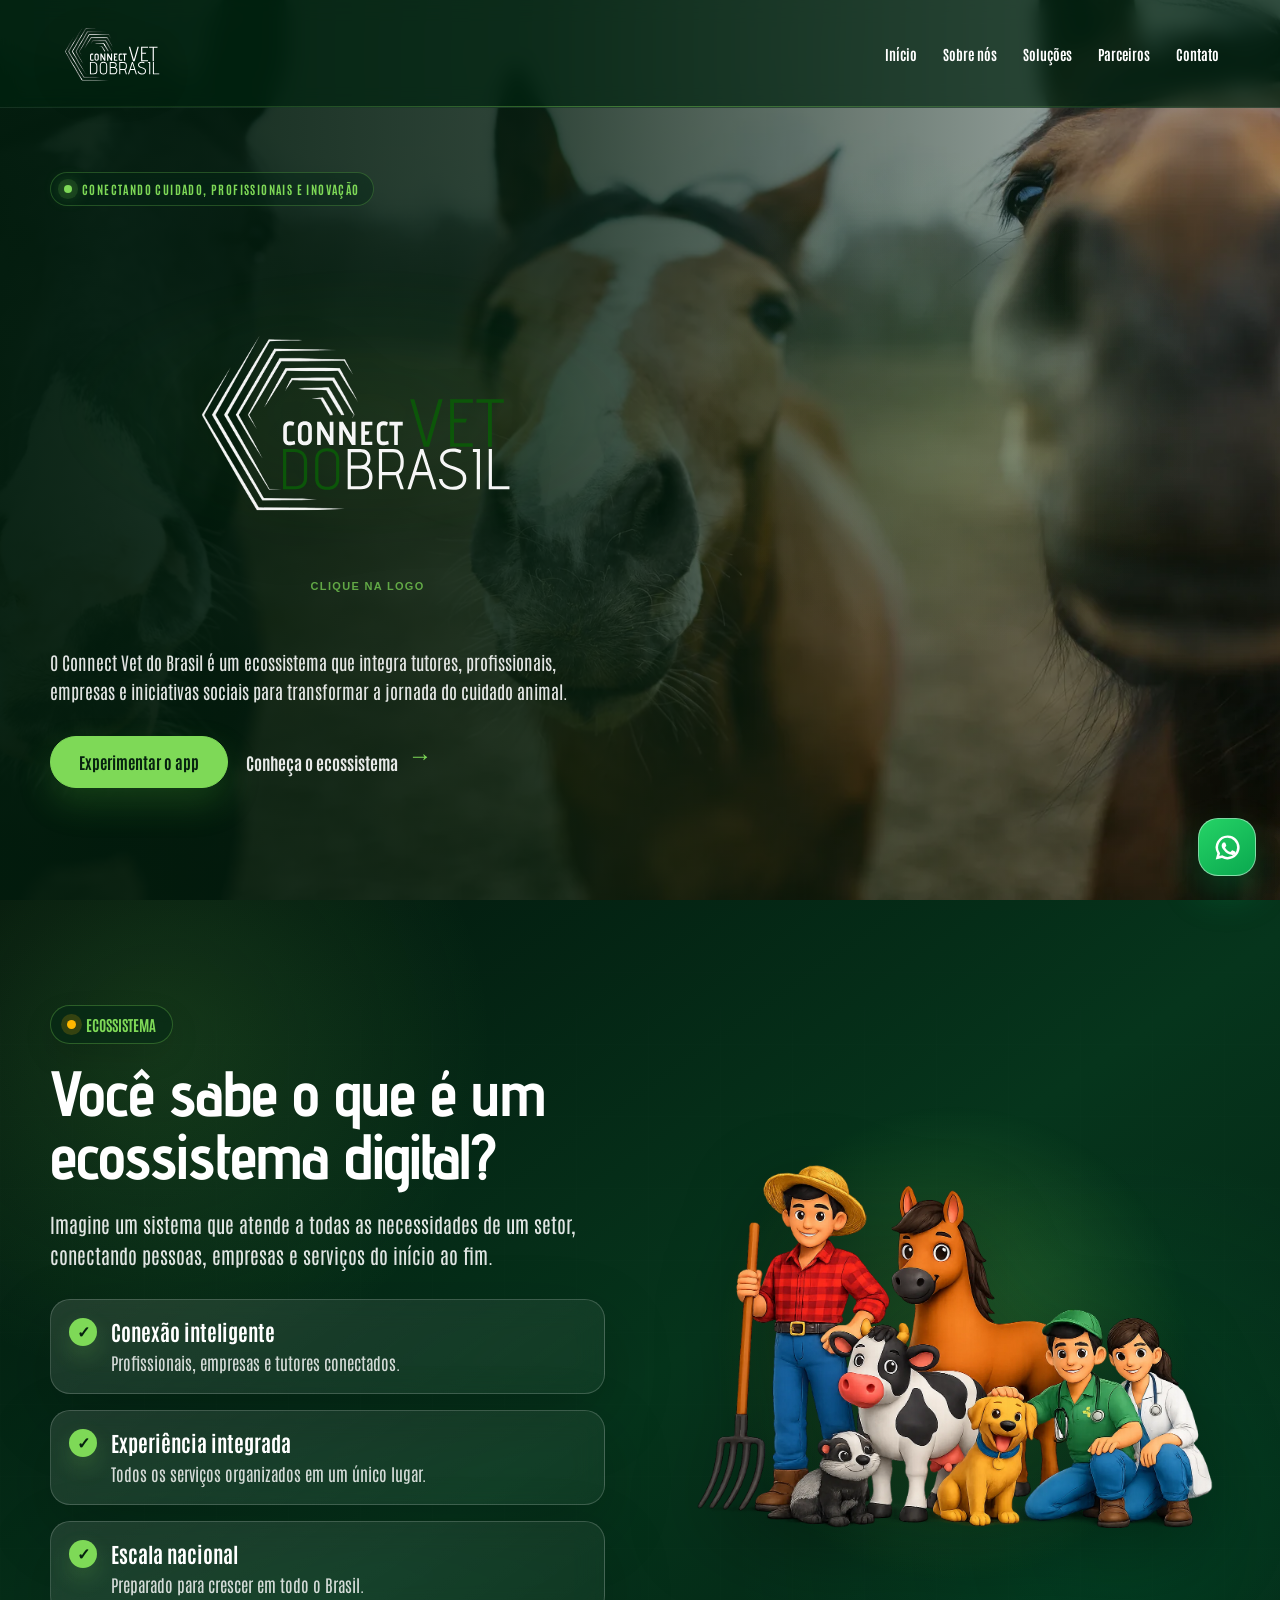
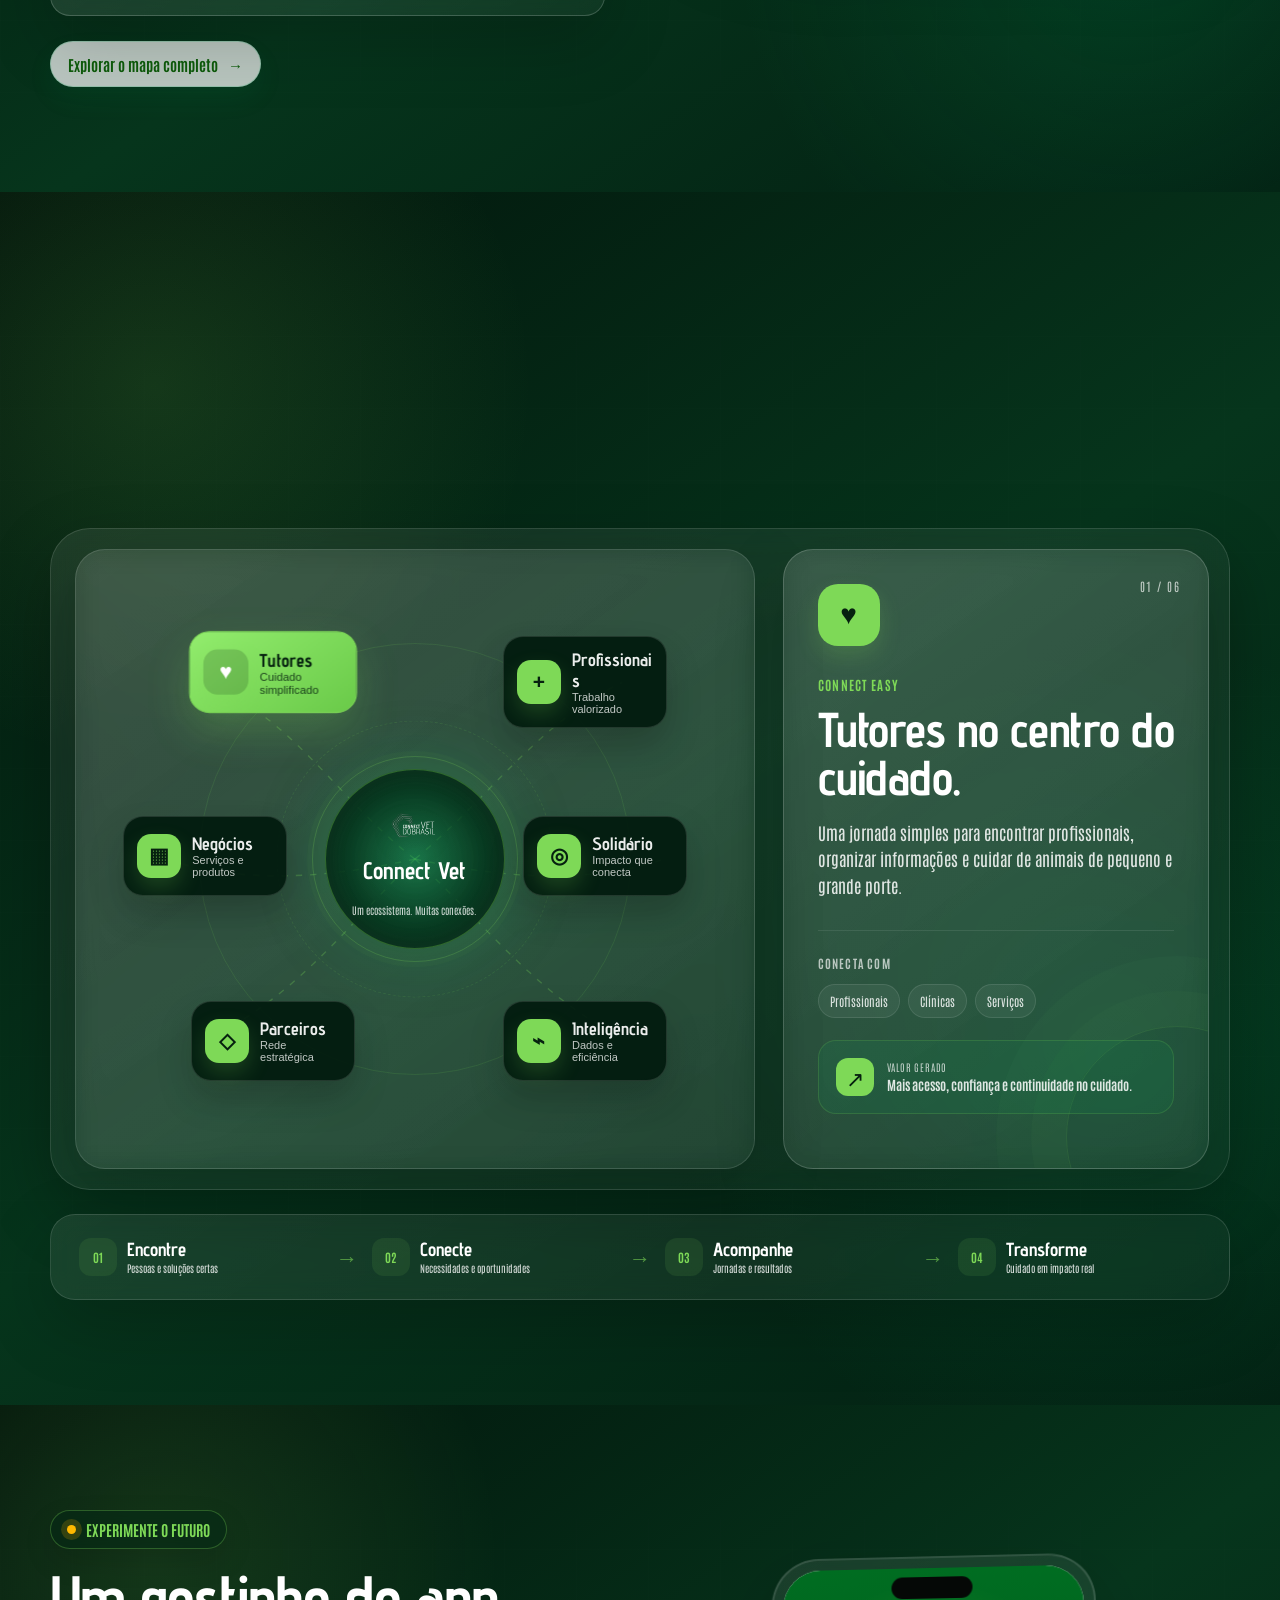
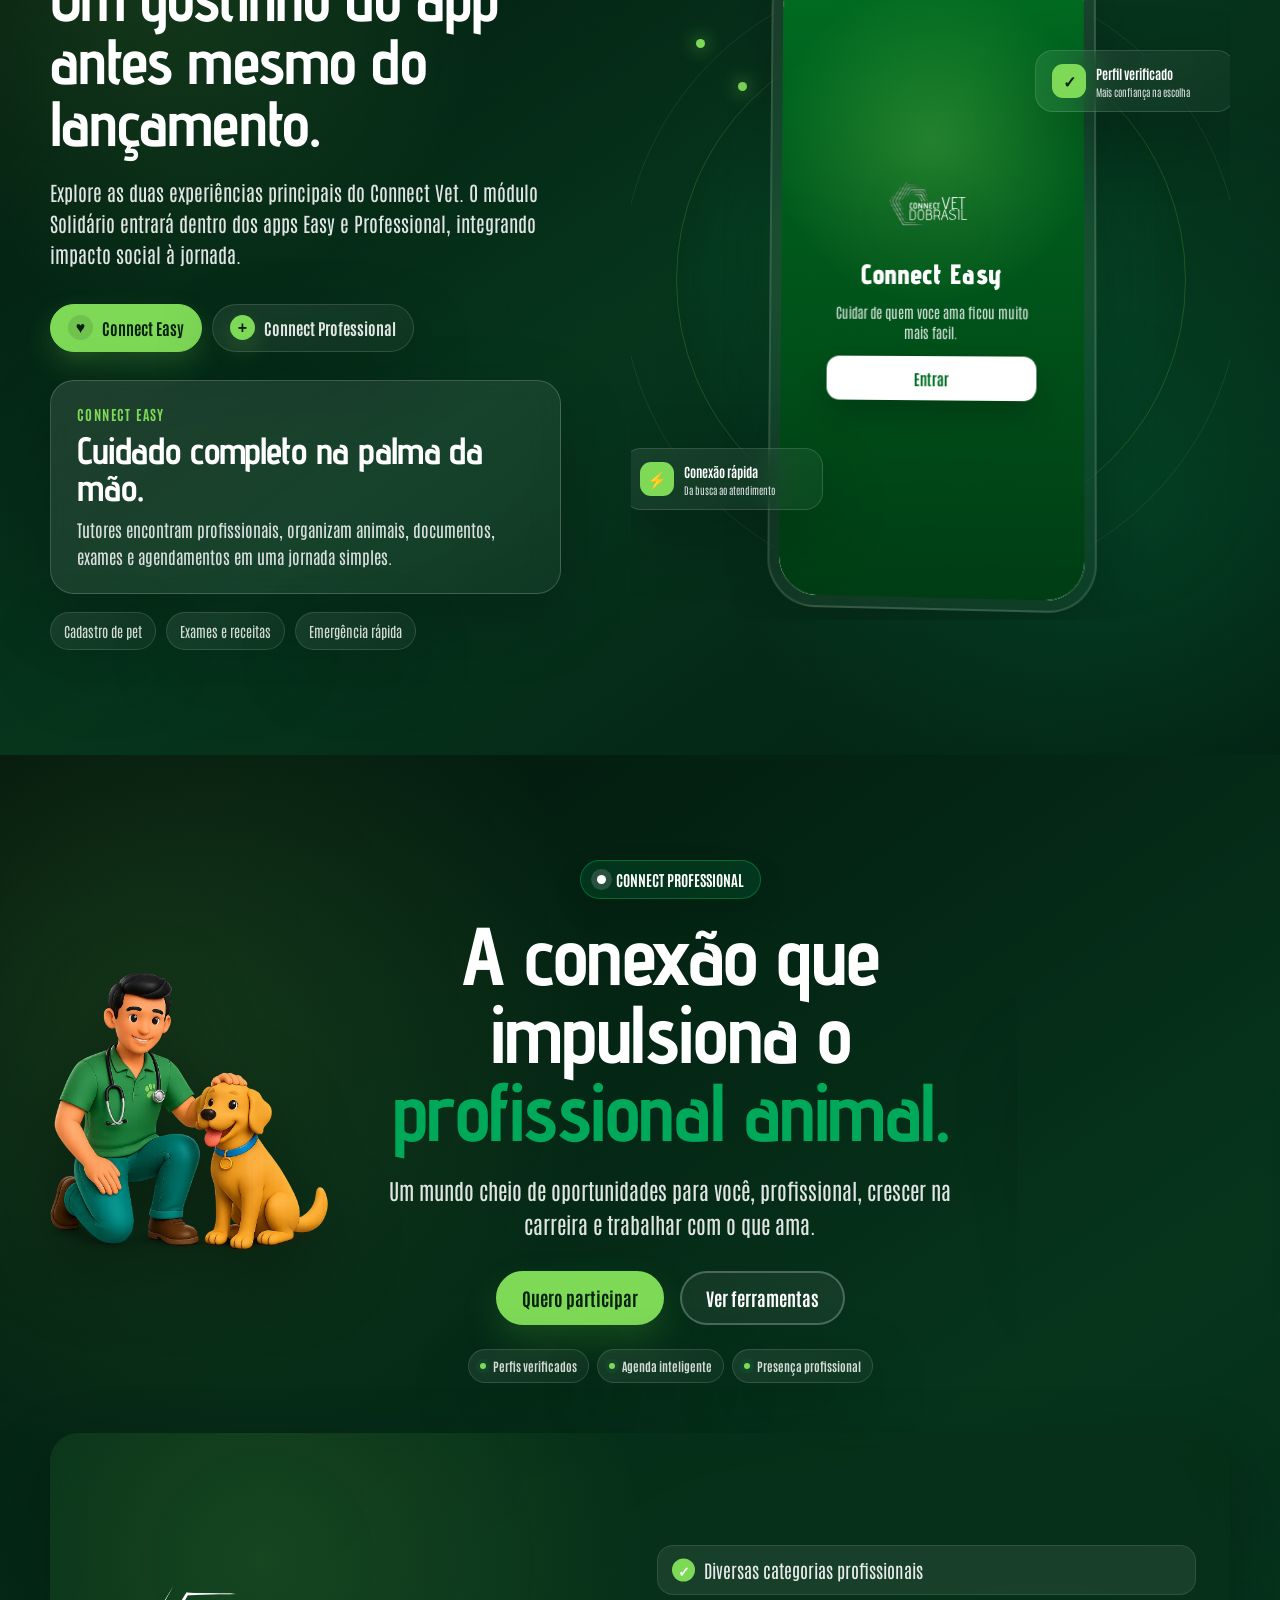
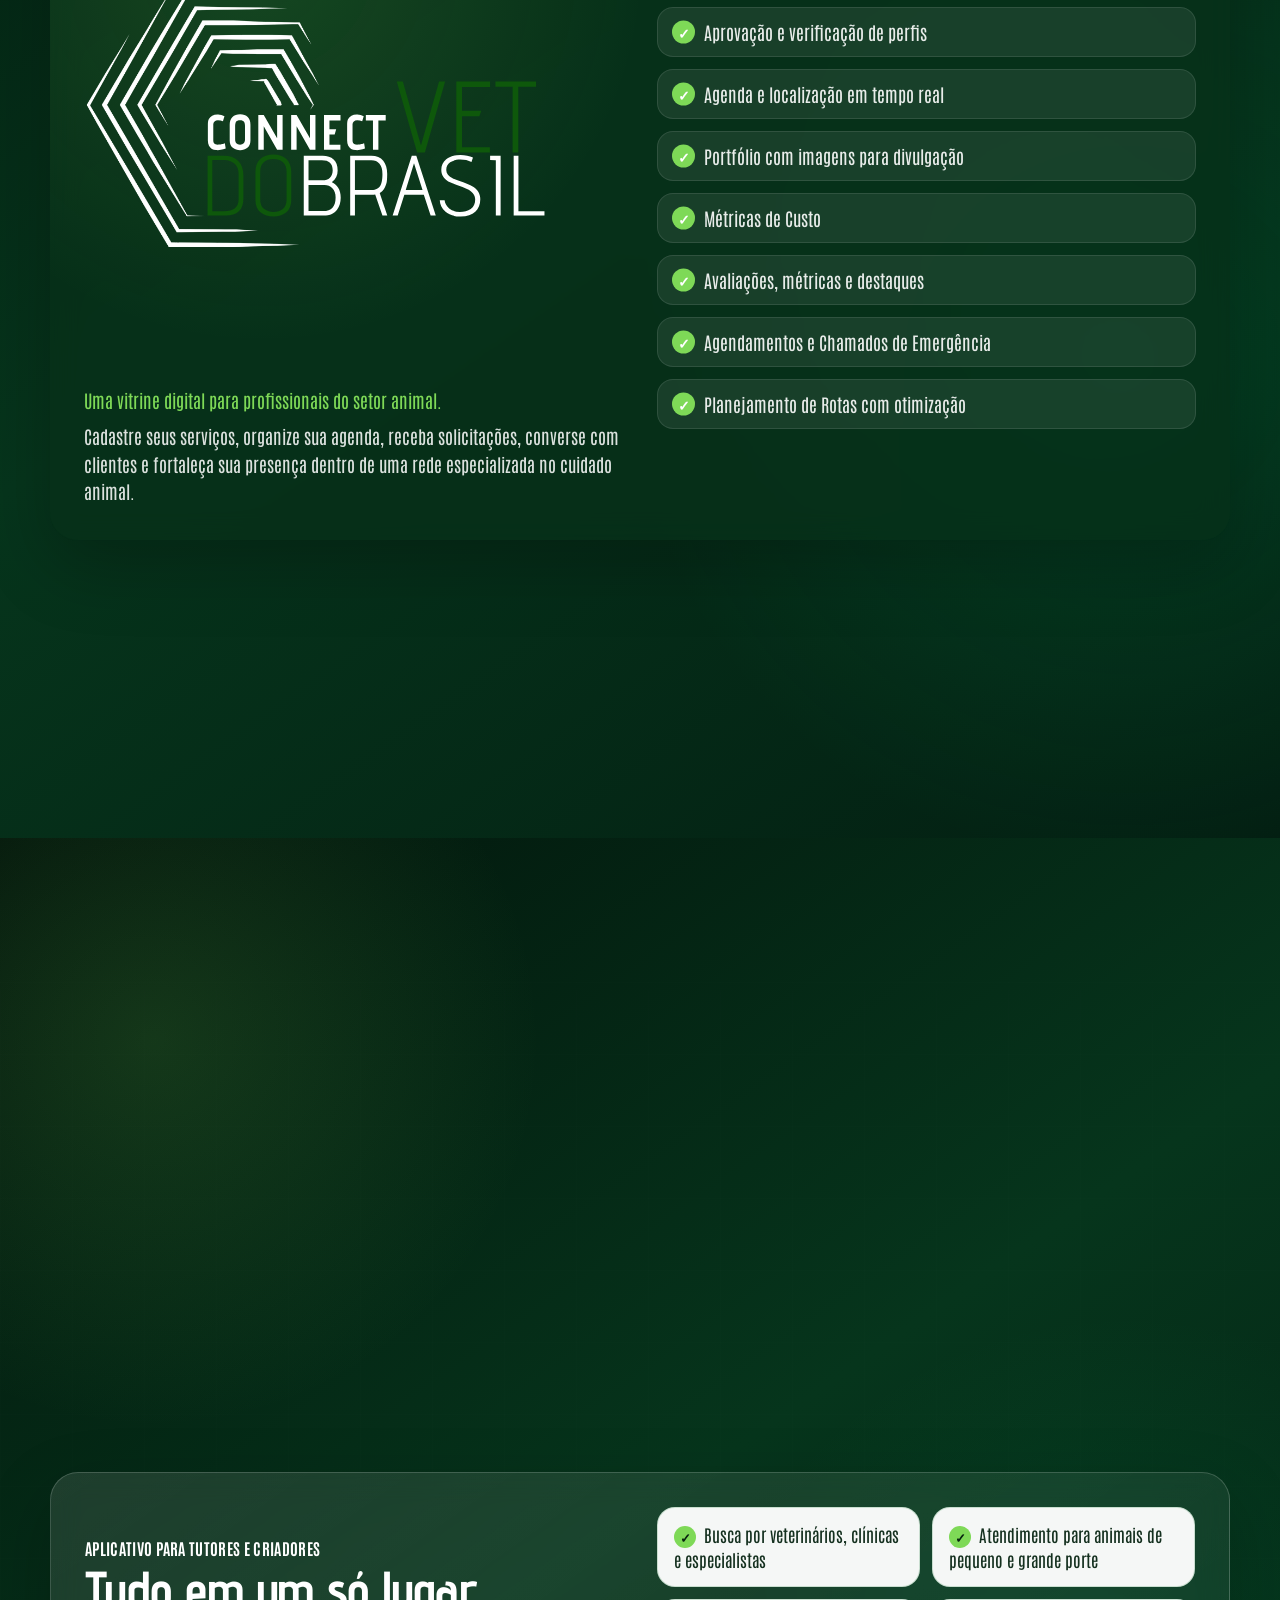
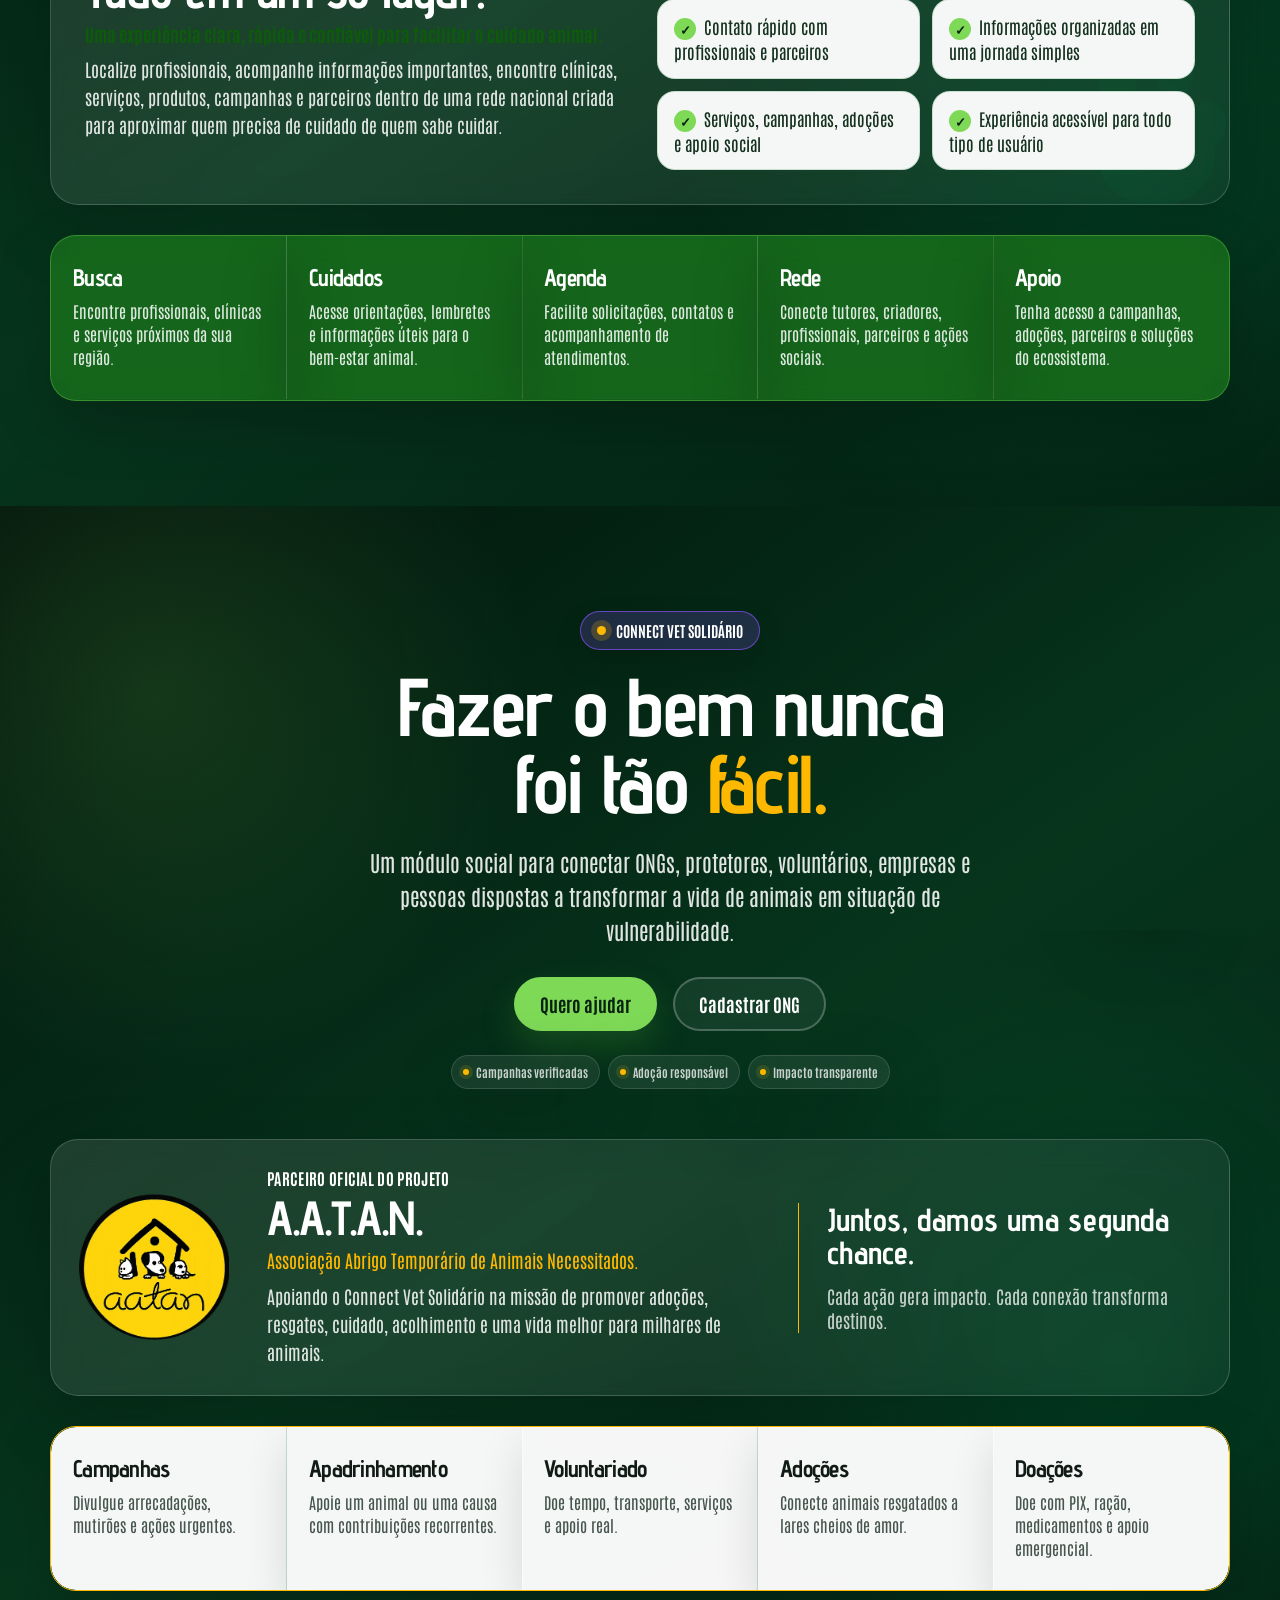
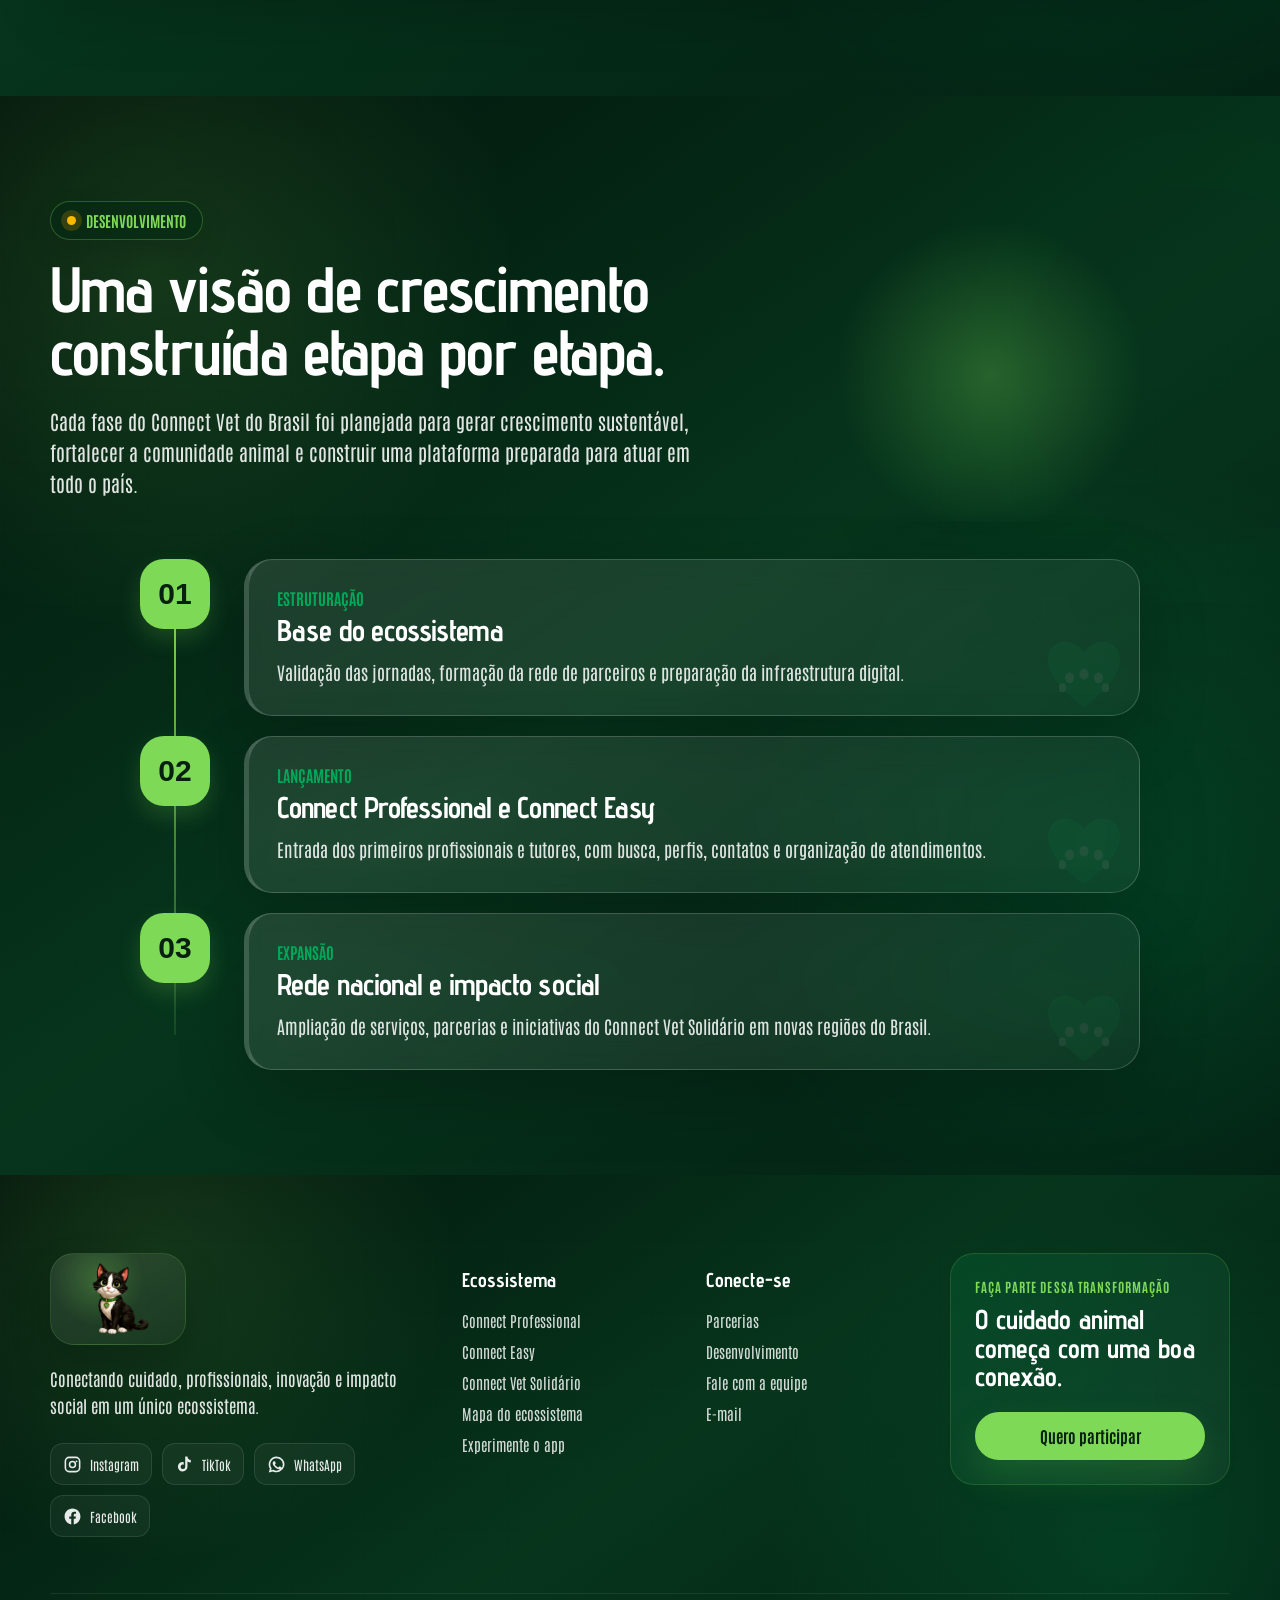
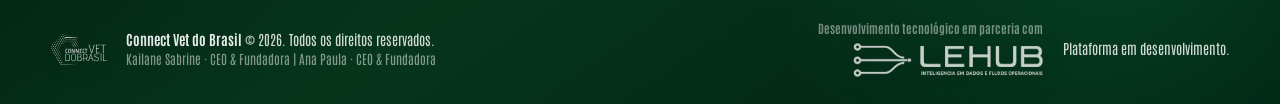
<file: index.html>
<!DOCTYPE html>

<html lang="pt-BR">
<head>
<meta charset="utf-8"/>
<meta content="width=device-width, initial-scale=1.0" name="viewport"/>
<meta content="Connect Vet do Brasil: um ecossistema digital que conecta tutores, profissionais, empresas e iniciativas sociais para transformar o cuidado animal." name="description"/>
<meta content="#063a1d" name="theme-color"/>
<title>Connect Vet do Brasil | O futuro do cuidado animal</title>
<link href="https://fonts.googleapis.com" rel="preconnect"/>
<link crossorigin="" href="https://fonts.gstatic.com" rel="preconnect"/>
<link href="https://fonts.googleapis.com/css2?family=Advent+Pro:wght@500;600;700&amp;family=Antonio:wght@400;500;600;700&amp;display=swap" rel="stylesheet"/>
<link href="css/style.css?v=20260617-visual18" rel="stylesheet"/>
</head>
<body>
<header class="header">
<div class="container nav">
<a aria-label="Connect Vet do Brasil" class="brand" href="#home">
<img alt="Connect Vet do Brasil" class="logo-header" src="assets/svg/P_B.svg"/>
</a>
<ul class="menu" id="menu">
  <li><a href="index.html">Início</a></li>
  <li><a href="pages/sobre.html">Sobre nós</a></li>

  <li class="has-submenu">
    <a href="#">Soluções</a>
    <ul class="submenu">
      <li><a href="pages/connect/professional.html">Professional</a></li>
      <li><a href="pages/connect/easy.html">Easy</a></li>
      <li><a href="pages/connect/solidario.html">Solidário</a></li>
    </ul>
  </li>

  <li><a href="pages/parceiros.html">Parceiros</a></li>
  <li><a href="pages/contato.html">Contato</a></li>
</ul>
<button aria-controls="menu" aria-expanded="false" aria-label="Abrir menu" class="menu-toggle" id="menuToggle" type="button">
<span></span>
<span></span>
<span></span>
</button>
</div>
</header>
<main>
  <section class="hero hall-entrada" id="home">
  <div class="container hero-container content-layer reveal">
    <div class="hero-text">
      <span>Conectando cuidado, profissionais e inovação</span>

      <h1 class="sr-only">O futuro do cuidado animal começa aqui.</h1>

      <button class="hero-brand-reveal" id="heroLogoCycle" type="button" aria-label="Alterar aparência da logo Connect Vet">
        <span>Clique na logo</span>
        <img alt="Connect Vet do Brasil" src="assets/svg/Mescla_1.svg" decoding="async">
      </button>

      <p>
        O Connect Vet do Brasil é um ecossistema que integra tutores,
        profissionais, empresas e iniciativas sociais para transformar
        a jornada do cuidado animal.
      </p>

      <div class="hero-actions">
        <a href="#experiencia-app" class="hero-btn">Experimentar o app</a>
        <a href="#ecossistema" class="hero-link">Conheça o ecossistema <span aria-hidden="true">→</span></a>
      </div>
    </div>
  </div>
</section>
<section class="section ecossistema-premium" id="ecossistema">

    <div class="container ecossistema-grid">

        <div class="ecossistema-texto reveal">

            <span class="eyebrow">Ecossistema</span>

            <h2>Você sabe o que é um ecossistema digital?</h2>

            <p>
                Imagine um sistema que atende a todas as necessidades de um setor, conectando pessoas, empresas e serviços do início ao fim.
            </p>

            <div class="feature-list">

                <div class="feature-item">
                    <div class="feature-check">✓</div>
                    <div>
                        <strong>Conexão inteligente</strong>
                        <span>Profissionais, empresas e tutores conectados.</span>
                    </div>
                </div>

                <div class="feature-item">
                    <div class="feature-check">✓</div>
                    <div>
                        <strong>Experiência integrada</strong>
                        <span>Todos os serviços organizados em um único lugar.</span>
                    </div>
                </div>

                <div class="feature-item">
                    <div class="feature-check">✓</div>
                    <div>
                        <strong>Escala nacional</strong>
                        <span>Preparado para crescer em todo o Brasil.</span>
                    </div>
                </div>

            </div>

            <a class="ecosystem-map-link" href="#mapa-ecossistema">
              Explorar o mapa completo
              <span aria-hidden="true">→</span>
            </a>

        </div>

        <div class="ecossistema-imagem reveal">
            <div class="ecossistema-glow"></div>

            <img
                src="assets/icons/1-opt.webp"
                alt="Ecossistema Connect Vet do Brasil"
                decoding="async"
                height="929"
                loading="lazy"
                width="1326">
        </div>

    </div>

</section>
<section class="section ecosystem-map-section" id="mapa-ecossistema">
  <div class="container">
    <div class="ecosystem-map-heading reveal">
      <div>
        <span class="eyebrow">Mapa do ecossistema</span>
        <h2>Tudo se conecta para o cuidado acontecer.</h2>
      </div>
      <p>
        Explore os núcleos do Connect Vet do Brasil e entenda como informação,
        serviços, oportunidades e impacto social circulam pela plataforma.
      </p>
    </div>

    <div class="ecosystem-map-shell reveal">
      <div class="ecosystem-map" aria-label="Mapa interativo do ecossistema Connect Vet">
        <svg class="ecosystem-connections" aria-hidden="true" viewBox="0 0 760 620">
          <path d="M380 310 C300 250 250 160 150 112"/>
          <path d="M380 310 C465 240 515 160 612 112"/>
          <path d="M380 310 C290 330 190 340 100 310"/>
          <path d="M380 310 C470 330 570 340 660 310"/>
          <path d="M380 310 C300 390 245 465 150 510"/>
          <path d="M380 310 C465 390 520 465 612 510"/>
        </svg>

        <button aria-pressed="true" class="ecosystem-node node-tutor active" data-ecosystem-node="tutor" style="--node-x: 17%; --node-y: 14%;" type="button">
          <span class="ecosystem-node-icon" aria-hidden="true">♥</span>
          <strong>Tutores</strong>
          <small>Cuidado simplificado</small>
        </button>

        <button aria-pressed="false" class="ecosystem-node node-professional" data-ecosystem-node="profissional" style="--node-x: 63%; --node-y: 14%;" type="button">
          <span class="ecosystem-node-icon" aria-hidden="true">+</span>
          <strong>Profissionais</strong>
          <small>Trabalho valorizado</small>
        </button>

        <button aria-pressed="false" class="ecosystem-node node-business" data-ecosystem-node="negocios" style="--node-x: 7%; --node-y: 43%;" type="button">
          <span class="ecosystem-node-icon" aria-hidden="true">▦</span>
          <strong>Negócios</strong>
          <small>Serviços e produtos</small>
        </button>

        <button aria-pressed="false" class="ecosystem-node node-social" data-ecosystem-node="solidario" style="--node-x: 66%; --node-y: 43%;" type="button">
          <span class="ecosystem-node-icon" aria-hidden="true">◎</span>
          <strong>Solidário</strong>
          <small>Impacto que conecta</small>
        </button>

        <button aria-pressed="false" class="ecosystem-node node-partners" data-ecosystem-node="parceiros" style="--node-x: 17%; --node-y: 73%;" type="button">
          <span class="ecosystem-node-icon" aria-hidden="true">◇</span>
          <strong>Parceiros</strong>
          <small>Rede estratégica</small>
        </button>

        <button aria-pressed="false" class="ecosystem-node node-data" data-ecosystem-node="inteligencia" style="--node-x: 63%; --node-y: 73%;" type="button">
          <span class="ecosystem-node-icon" aria-hidden="true">⌁</span>
          <strong>Inteligência</strong>
          <small>Dados e eficiência</small>
        </button>

        <div class="ecosystem-core" aria-label="Connect Vet, núcleo central">
          <span class="core-pulse" aria-hidden="true"></span>
          <img alt="" src="assets/svg/P_B.svg">
          <strong>Connect Vet</strong>
          <small>Um ecossistema. Muitas conexões.</small>
        </div>
      </div>

      <aside class="ecosystem-detail" aria-live="polite">
        <span class="ecosystem-detail-index" id="ecosystemDetailIndex">01 / 06</span>
        <div class="ecosystem-detail-icon" id="ecosystemDetailIcon" aria-hidden="true">♥</div>
        <span class="ecosystem-detail-label" id="ecosystemDetailLabel">Connect Easy</span>
        <h3 id="ecosystemDetailTitle">Tutores no centro do cuidado.</h3>
        <p id="ecosystemDetailText">
          Uma jornada simples para encontrar profissionais, organizar informações
          e cuidar de animais de pequeno e grande porte.
        </p>
        <div class="ecosystem-detail-flow">
          <strong>Conecta com</strong>
          <div id="ecosystemDetailConnections">
            <span>Profissionais</span>
            <span>Clínicas</span>
            <span>Serviços</span>
          </div>
        </div>
        <div class="ecosystem-detail-result">
          <span aria-hidden="true">↗</span>
          <div>
            <small>Valor gerado</small>
            <strong id="ecosystemDetailResult">Mais acesso, confiança e continuidade no cuidado.</strong>
          </div>
        </div>
      </aside>
    </div>

    <div class="ecosystem-flow-strip reveal" aria-label="Fluxo de valor do ecossistema">
      <div><span>01</span><strong>Encontre</strong><small>Pessoas e soluções certas</small></div>
      <i aria-hidden="true">→</i>
      <div><span>02</span><strong>Conecte</strong><small>Necessidades e oportunidades</small></div>
      <i aria-hidden="true">→</i>
      <div><span>03</span><strong>Acompanhe</strong><small>Jornadas e resultados</small></div>
      <i aria-hidden="true">→</i>
      <div><span>04</span><strong>Transforme</strong><small>Cuidado em impacto real</small></div>
    </div>
  </div>
</section>
<section class="section app-experience" id="experiencia-app">
  <div class="container app-experience-grid">
    <div class="app-experience-copy reveal">
      <span class="eyebrow">Experimente o futuro</span>
      <h2>Um gostinho do app antes mesmo do lançamento.</h2>
      <p>
        Explore as duas experiências principais do Connect Vet. O módulo Solidário
        entrará dentro dos apps Easy e Professional, integrando impacto social à jornada.
      </p>

      <div class="app-mode-tabs" aria-label="Escolha uma experiência" role="tablist">
        <button aria-controls="app-preview" aria-selected="true" class="app-mode-tab active" data-app-mode="easy" id="tab-easy" role="tab" type="button">
          <span class="mode-icon" aria-hidden="true">♥</span>
          Connect Easy
        </button>
        <button aria-controls="app-preview" aria-selected="false" class="app-mode-tab" data-app-mode="profissional" id="tab-profissional" role="tab" type="button">
          <span class="mode-icon" aria-hidden="true">+</span>
          Connect Professional
        </button>
      </div>

      <div class="app-mode-description" aria-live="polite">
        <span id="appModeLabel">Connect Easy</span>
        <h3 id="appModeTitle">Cuidado completo na palma da mão.</h3>
        <p id="appModeText">Encontre profissionais próximos, acompanhe seus animais e organize os próximos cuidados.</p>
      </div>

      <div class="experience-highlights" id="appModeHighlights">
        <span>Busca por proximidade</span>
        <span>Carteira do animal</span>
        <span>Agenda de cuidados</span>
      </div>
    </div>

    <div class="app-preview-stage reveal" id="app-preview" role="tabpanel" aria-labelledby="tab-easy">
      <div class="app-orbit orbit-one" aria-hidden="true"></div>
      <div class="app-orbit orbit-two" aria-hidden="true"></div>

      <div class="app-phone">
        <div class="app-phone-frame">
          <div class="app-phone-speaker" aria-hidden="true"></div>
          <div class="app-screen" data-mode="easy">
            <div class="app-status">
              <span>9:41</span>
              <span aria-hidden="true">● ◔ ▰</span>
            </div>

            <div class="app-login-screen" id="appLoginScreen" aria-live="polite">
              <img alt="" src="assets/svg/P_B.svg" decoding="async">
              <strong id="appLoginTitle">Connect Easy</strong>
              <p id="appLoginText">Acesse sua jornada de cuidado animal.</p>
              <button id="appEnterButton" type="button">Entrar</button>
            </div>

            <div class="app-screen-header">
              <div>
                <small id="appGreeting">Olá, Amanda!</small>
                <strong id="appHeadline">Como podemos cuidar hoje?</strong>
              </div>
              <div class="app-avatar" id="appAvatar" aria-hidden="true">A</div>
            </div>

            <div class="app-hero-card">
              <div>
                <strong id="appHeroTitle">Precisando de ajuda?</strong>
                <span id="appHeroText">Encontre os melhores profissionais perto de você.</span>
                <button id="appHeroAction" type="button">Buscar agora</button>
              </div>
              <div class="app-hero-visual" id="appHeroVisual" aria-hidden="true">Rex</div>
            </div>

            <div class="app-quick-grid" id="appQuickGrid">
              <button type="button"><span></span>Meus Animais</button>
              <button type="button"><span></span>Profissionais</button>
              <button type="button"><span></span>Receitas</button>
              <button type="button"><span></span>Agenda</button>
            </div>

            <div class="app-tool-panel" id="appToolPanel" aria-live="polite">
              <span id="appToolKicker">Ferramenta</span>
              <strong id="appToolTitle">Cadastro de pet</strong>
              <p id="appToolText">Crie perfis completos para cada animal e mantenha dados importantes sempre por perto.</p>
              <div id="appToolBullets">
                <small>Dados do animal</small>
                <small>Historico de cuidados</small>
              </div>
            </div>

            <div class="app-screen-section">
              <div class="app-section-heading">
                <strong id="appCardHeading">Próximos compromissos</strong>
                <span>Ver todos</span>
              </div>

              <div class="app-result-card">
                <div class="app-result-avatar" id="appResultAvatar">R</div>
                <div>
                  <strong id="appResultTitle">Consulta do Rex</strong>
                  <span id="appResultMeta">Hoje, 15:30 • Dr. Lucas Ferreira</span>
                  <small id="appResultBadge">Confirmado</small>
                </div>
                <button aria-label="Abrir resultado" type="button">›</button>
              </div>
            </div>

            <div class="app-alert-card" id="appAlertCard">
              <span class="app-alert-icon" aria-hidden="true">♡</span>
              <div>
                <strong id="appAlertTitle">Carteira de vacinação</strong>
                <small id="appAlertText">Ver carteirinha completa</small>
              </div>
            </div>

            <div class="app-bottom-nav" aria-hidden="true">
              <span class="active">⌂<small>Início</small></span>
              <span>◇<small>Serviços</small></span>
              <span>☰<small>Mensagens</small></span>
              <span>○<small>Perfil</small></span>
            </div>
          </div>
        </div>
      </div>

      <div class="app-floating-note note-top">
        <span aria-hidden="true">✓</span>
        <div><strong>Perfil verificado</strong><small>Mais confiança na escolha</small></div>
      </div>
      <div class="app-floating-note note-bottom">
        <span aria-hidden="true">⚡</span>
        <div><strong>Conexão rápida</strong><small>Da busca ao atendimento</small></div>
      </div>
    </div>
  </div>
</section>
<section class="section profissional-section" id="connect-professional">
  <div class="container profissional-area">

    <div class="profissional-topo">
      <div class="profissional-lateral reveal">
        <img class="profissional-personagem vet" src="assets/icons/10-opt.webp" alt="Profissional veterinário" decoding="async" height="1024" loading="lazy" width="915">
      </div>

      <div class="profissional-centro reveal">
        <span class="eyebrow">Connect Professional</span>
        <h2>A conexão que impulsiona o <span>profissional animal.</span></h2>
        <p>
          Um mundo cheio de oportunidades para você, profissional, crescer na carreira e trabalhar com o que ama.
        </p>

        <div class="profissional-buttons">
          <a href="pages/contato.html" class="btn btn-primary">Quero participar</a>
          <a href="#desenvolvimento" class="btn btn-outline">Ver ferramentas</a>
        </div>

        <div class="section-trust-pills" aria-label="Diferenciais do Connect Professional">
          <span>Perfis verificados</span>
          <span>Agenda inteligente</span>
          <span>Presença profissional</span>
        </div>
      </div>

      <div class="profissional-lateral direita reveal">
        <img class="profissional-personagem pet" src="assets/icons/11-opt.webp" alt="Mascote profissional" decoding="async" height="1024" loading="lazy" width="609">
      </div>
    </div>

    <div class="profissional-card reveal">
      <div class="profissional-card-texto">

    <div class="profissional-logo">
        <img src="assets/svg/Mescla_bv.svg" alt="Connect Vet Professional" decoding="async" loading="lazy">
    </div>

    <p class="profissional-subtitle">
        Uma vitrine digital para profissionais do setor animal.
    </p>

    <p>
        Cadastre seus serviços, organize sua agenda, receba solicitações,
        converse com clientes e fortaleça sua presença dentro de uma rede
        especializada no cuidado animal.
    </p>

</div>

      <div class="profissional-lista">
        <ul>
          <li>Diversas categorias profissionais</li>
          <li>Aprovação e verificação de perfis</li>
          <li>Agenda e localização em tempo real</li>
          <li>Portfólio com imagens para divulgação</li>
          <li>Métricas de Custo</li>
          <li>Avaliações, métricas e destaques</li>
          <li>Agendamentos e Chamados de Emergência</li>
          <li>Planejamento de Rotas com otimização</li>
        </ul>
      </div>
    </div>

    <div class="profissional-modulos reveal">
      <div class="profissional-modulo">
        <h3>Agenda</h3>
        <p>Organize atendimentos, horários e lembretes profissionais.</p>
      </div>

      <div class="profissional-modulo">
        <h3>Chamados</h3>
        <p>Receba solicitações de clientes e oportunidades na sua região.</p>
      </div>

      <div class="profissional-modulo">
        <h3>Receitas</h3>
        <p>Envie orientações, documentos e registros importantes.</p>
      </div>

      <div class="profissional-modulo">
        <h3>Exames</h3>
        <p>Acompanhe resultados, históricos e informações do animal.</p>
      </div>

      <div class="profissional-modulo">
        <h3>Clientes</h3>
        <p>Cadastre tutores, criadores e acompanhe cada atendimento.</p>
      </div>
    </div>

  </div>
</section>
<section id="connect-easy" class="section connect-easy-section">
  <div class="container connect-easy-area">

    <div class="connect-easy-topo">
      <div class="connect-easy-lateral reveal">
        <img class="connect-easy-personagem tutor" src="assets/icons/8-opt.webp" alt="Tutor usando o Connect Easy" decoding="async" height="1024" loading="lazy" width="958">
      </div>

      <div class="connect-easy-centro reveal">
        <span class="eyebrow">Connect Easy</span>
        <h2>Cuidar dos animais ficou mais <span>simples.</span></h2>
        <p>
          Um app pensado para tutores, criadores e famílias encontrarem
          profissionais, serviços, orientações e soluções para animais de
          pequeno e grande porte em poucos cliques.
        </p>

        <div class="connect-easy-buttons">
          <a href="pages/contato.html" class="btn btn-primary">Quero conhecer</a>
          <a href="#ecossistema" class="btn btn-outline">Ver ecossistema</a>
        </div>

        <div class="section-trust-pills light" aria-label="Diferenciais do Connect Easy">
          <span>Busca rápida</span>
          <span>Jornada simples</span>
          <span>Cuidado contínuo</span>
        </div>
      </div>

      <div class="connect-easy-lateral direita reveal">
        <img class="connect-easy-personagem familia" src="assets/icons/9-opt.webp" alt="Família Connect Easy" decoding="async" height="1024" loading="lazy" width="757">
      </div>
    </div>

    <div class="connect-easy-card reveal">
      <div class="connect-easy-card-texto">
        <span>Aplicativo para tutores e criadores</span>
        <h3>Tudo em um só lugar.</h3>
        <p class="connect-easy-subtitle">
          Uma experiência clara, rápida e confiável para facilitar o cuidado animal.
        </p>
        <p>
          Localize profissionais, acompanhe informações importantes, encontre
          clínicas, serviços, produtos, campanhas e parceiros dentro de uma rede
          nacional criada para aproximar quem precisa de cuidado de quem sabe cuidar.
        </p>
      </div>

      <div class="connect-easy-lista">
        <ul>
          <li>Busca por veterinários, clínicas e especialistas</li>
          <li>Atendimento para animais de pequeno e grande porte</li>
          <li>Contato rápido com profissionais e parceiros</li>
          <li>Informações organizadas em uma jornada simples</li>
          <li>Serviços, campanhas, adoções e apoio social</li>
          <li>Experiência acessível para todo tipo de usuário</li>
        </ul>
      </div>
    </div>

    <div class="connect-easy-modulos reveal">
      <div class="connect-easy-modulo">
        <h3>Busca</h3>
        <p>Encontre profissionais, clínicas e serviços próximos da sua região.</p>
      </div>

      <div class="connect-easy-modulo">
        <h3>Cuidados</h3>
        <p>Acesse orientações, lembretes e informações úteis para o bem-estar animal.</p>
      </div>

      <div class="connect-easy-modulo">
        <h3>Agenda</h3>
        <p>Facilite solicitações, contatos e acompanhamento de atendimentos.</p>
      </div>

      <div class="connect-easy-modulo">
        <h3>Rede</h3>
        <p>Conecte tutores, criadores, profissionais, parceiros e ações sociais.</p>
      </div>

      <div class="connect-easy-modulo">
        <h3>Apoio</h3>
        <p>Tenha acesso a campanhas, adoções, parceiros e soluções do ecossistema.</p>
      </div>
    </div>

  </div>
</section>
<section id="solidario" class="section solidario-section">
  <div class="container solidario-area">

    <div class="solidario-topo">
      <div class="solidario-lateral reveal">
        <img class="solidario-personagem menina" src="assets/icons/12.webp" alt="Voluntária com cachorro" decoding="async" height="900" loading="lazy" width="1600">
      </div>

      <div class="solidario-centro reveal">
        <span class="eyebrow">Connect Vet Solidário</span>
        <h2>Fazer o bem nunca foi tão <span>fácil.</span></h2>
        <p>
          Um módulo social para conectar ONGs, protetores, voluntários,
          empresas e pessoas dispostas a transformar a vida de animais
          em situação de vulnerabilidade.
        </p>

        <div class="solidario-buttons">
          <a href="pages/contato.html" class="btn btn-primary">Quero ajudar</a>
          <a href="pages/contato.html" class="btn btn-outline">Cadastrar ONG</a>
        </div>

        <div class="section-trust-pills dark" aria-label="Diferenciais do Connect Vet Solidário">
          <span>Campanhas verificadas</span>
          <span>Adoção responsável</span>
          <span>Impacto transparente</span>
        </div>
      </div>

      <div class="solidario-lateral direita reveal">
        <img class="solidario-personagem gato" src="assets/icons/13.webp" alt="Mascote gato" decoding="async" height="900" loading="lazy" width="1600">
      </div>
    </div>

    <div class="solidario-ong-card reveal">
      <img src="assets/img/aatan-logo-opt.webp" alt="Logo AATAN" decoding="async" height="754" loading="lazy" width="755">

      <div class="solidario-ong-texto">
        <span>Parceiro oficial do projeto</span>
        <h3>A.A.T.A.N.</h3>
        <p class="ong-subtitle">Associação Abrigo Temporário de Animais Necessitados.</p>
        <p>
          Apoiando o Connect Vet Solidário na missão de promover adoções,
          resgates, cuidado, acolhimento e uma vida melhor para milhares de animais.
        </p>
      </div>

      <div class="solidario-frase">
        <strong>Juntos, damos uma segunda chance.</strong>
        <small>Cada ação gera impacto. Cada conexão transforma destinos.</small>
      </div>
    </div>

    <div class="solidario-modulos reveal">
      <div class="solidario-modulo">
        <h3>Campanhas</h3>
        <p>Divulgue arrecadações, mutirões e ações urgentes.</p>
      </div>

      <div class="solidario-modulo">
        <h3>Apadrinhamento</h3>
        <p>Apoie um animal ou uma causa com contribuições recorrentes.</p>
      </div>

      <div class="solidario-modulo">
        <h3>Voluntariado</h3>
        <p>Doe tempo, transporte, serviços e apoio real.</p>
      </div>

      <div class="solidario-modulo">
        <h3>Adoções</h3>
        <p>Conecte animais resgatados a lares cheios de amor.</p>
      </div>

      <div class="solidario-modulo">
        <h3>Doações</h3>
        <p>Doe com PIX, ração, medicamentos e apoio emergencial.</p>
      </div>
    </div>

  </div>
</section>
<section class="section desenvolvimento-premium" id="desenvolvimento">

<div class="container">

    <div class="desenvolvimento-topo">

        <div class="desenvolvimento-texto reveal">

            <span class="eyebrow">Desenvolvimento</span>

            <h2>Uma visão de crescimento construída etapa por etapa.</h2>

            <p>
                Cada fase do Connect Vet do Brasil foi planejada para gerar
                crescimento sustentável, fortalecer a comunidade animal e
                construir uma plataforma preparada para atuar em todo o país.
            </p>

        </div>

        <div class="desenvolvimento-personagem reveal">
            <img src="assets/icons/joao.webp" alt="Desenvolvimento Connect Vet" decoding="async" height="900" loading="lazy" width="1600">
        </div>

    </div>

    <div class="roadmap reveal" aria-label="Etapas de desenvolvimento">
      <article class="roadmap-item">
        <div class="roadmap-dot" aria-hidden="true">01</div>
        <div class="roadmap-card">
          <small>Estruturação</small>
          <h3>Base do ecossistema</h3>
          <p>Validação das jornadas, formação da rede de parceiros e preparação da infraestrutura digital.</p>
        </div>
      </article>

      <article class="roadmap-item">
        <div class="roadmap-dot" aria-hidden="true">02</div>
        <div class="roadmap-card">
          <small>Lançamento</small>
          <h3>Connect Professional e Connect Easy</h3>
          <p>Entrada dos primeiros profissionais e tutores, com busca, perfis, contatos e organização de atendimentos.</p>
        </div>
      </article>

      <article class="roadmap-item">
        <div class="roadmap-dot" aria-hidden="true">03</div>
        <div class="roadmap-card">
          <small>Expansão</small>
          <h3>Rede nacional e impacto social</h3>
          <p>Ampliação de serviços, parcerias e iniciativas do Connect Vet Solidário em novas regiões do Brasil.</p>
        </div>
      </article>
    </div>

</div>

</section>
</main>
<footer class="footer">
  <div class="container footer-main">
    <div class="footer-brand">
      <div class="footer-brand-visual" aria-hidden="true">
        <img alt="" decoding="async" loading="lazy" src="assets/icons/Mia.webp">
      </div>
      <p>Conectando cuidado, profissionais, inovação e impacto social em um único ecossistema.</p>
      <div class="footer-socials" aria-label="Redes sociais">
        <a aria-label="Instagram do Connect Vet" href="https://www.instagram.com/connectvetdobrasil/" rel="noopener noreferrer" target="_blank">
          <svg aria-hidden="true" class="brand-icon" viewBox="0 0 24 24"><path d="M7.8 2h8.4A5.8 5.8 0 0 1 22 7.8v8.4a5.8 5.8 0 0 1-5.8 5.8H7.8A5.8 5.8 0 0 1 2 16.2V7.8A5.8 5.8 0 0 1 7.8 2Zm0 2A3.8 3.8 0 0 0 4 7.8v8.4A3.8 3.8 0 0 0 7.8 20h8.4a3.8 3.8 0 0 0 3.8-3.8V7.8A3.8 3.8 0 0 0 16.2 4H7.8Zm4.2 3.25A4.75 4.75 0 1 1 12 16.75 4.75 4.75 0 0 1 12 7.25Zm0 2A2.75 2.75 0 1 0 12 14.75 2.75 2.75 0 0 0 12 9.25Zm5.15-2.45a1.15 1.15 0 1 1-1.15 1.15 1.15 1.15 0 0 1 1.15-1.15Z"/></svg>
          <span>Instagram</span>
        </a>
        <a aria-label="TikTok do Connect Vet" href="https://www.tiktok.com/@connectvetdobrasil" rel="noopener noreferrer" target="_blank">
          <svg aria-hidden="true" class="brand-icon" viewBox="0 0 24 24"><path d="M15.7 2c.35 2.66 1.85 4.25 4.3 4.42v3.08a7.84 7.84 0 0 1-4.25-1.24v6.5A6.03 6.03 0 1 1 9.72 8.8c.43 0 .85.04 1.26.13v3.28a2.86 2.86 0 1 0 1.92 2.7V2h2.8Z"/></svg>
          <span>TikTok</span>
        </a>
        <a aria-label="WhatsApp do Connect Vet" href="https://wa.me/5515996451575" rel="noopener noreferrer" target="_blank">
          <svg aria-hidden="true" class="brand-icon" viewBox="0 0 24 24"><path d="M12.04 2a9.86 9.86 0 0 0-8.45 14.95L2.25 22l5.18-1.31A9.93 9.93 0 1 0 12.04 2Zm0 2a7.9 7.9 0 0 1 0 15.8 7.8 7.8 0 0 1-3.97-1.08l-.38-.22-2.45.62.64-2.35-.25-.4A7.9 7.9 0 0 1 12.04 4Zm-3.2 3.9c-.18 0-.47.07-.72.34-.25.27-.95.93-.95 2.26s.98 2.62 1.12 2.8c.14.18 1.9 3.03 4.73 4.13 2.35.92 2.83.74 3.34.69.51-.05 1.65-.67 1.88-1.32.23-.65.23-1.2.16-1.32-.07-.12-.25-.19-.53-.33l-1.56-.77c-.28-.14-.48-.21-.68.07-.2.28-.78.91-.95 1.1-.17.18-.35.2-.64.07-.29-.14-1.22-.45-2.32-1.44-.86-.76-1.44-1.71-1.61-2-.17-.29-.02-.45.13-.59.13-.13.29-.35.43-.52.14-.18.19-.29.29-.49.1-.2.05-.37-.02-.52l-.71-1.7c-.19-.46-.38-.45-.54-.46h-.47Z"/></svg>
          <span>WhatsApp</span>
        </a>
        <a aria-label="Facebook do Connect Vet" href="https://www.facebook.com/connectvetdobrasil" rel="noopener noreferrer" target="_blank">
          <svg aria-hidden="true" class="brand-icon" viewBox="0 0 24 24"><path d="M22 12.06C22 6.5 17.52 2 12 2S2 6.5 2 12.06c0 5.02 3.66 9.18 8.44 9.94v-7.03H7.9v-2.91h2.54V9.84c0-2.52 1.49-3.91 3.77-3.91 1.09 0 2.24.2 2.24.2v2.47h-1.26c-1.24 0-1.63.78-1.63 1.57v1.89h2.78l-.44 2.91h-2.34V22C18.34 21.24 22 17.08 22 12.06Z"/></svg>
          <span>Facebook</span>
        </a>
      </div>
    </div>

    <div class="footer-column">
      <strong>Ecossistema</strong>
      <a href="#connect-professional">Connect Professional</a>
      <a href="#connect-easy">Connect Easy</a>
      <a href="#solidario">Connect Vet Solidário</a>
      <a href="#mapa-ecossistema">Mapa do ecossistema</a>
      <a href="#experiencia-app">Experimente o app</a>
    </div>

    <div class="footer-column">
      <strong>Conecte-se</strong>
      <a href="pages/parceiros.html">Parcerias</a>
      <a href="#desenvolvimento">Desenvolvimento</a>
      <a href="pages/contato.html">Fale com a equipe</a>
      <a href="mailto:contato@connectvetdobrasil.com.br">E-mail</a>
    </div>

    <div class="footer-cta">
      <span>Faça parte dessa transformação</span>
      <strong>O cuidado animal começa com uma boa conexão.</strong>
      <a class="btn btn-primary" href="pages/contato.html">Quero participar</a>
    </div>
  </div>

  <div class="container footer-bottom">
    <div class="footer-legal">
      <div class="footer-connect-signature">
        <img alt="Connect Vet do Brasil" src="assets/svg/P_B.svg">
        <div>
          <p><strong>Connect Vet do Brasil</strong> © 2026. Todos os direitos reservados.</p>
          <p class="footer-founders">Kailane Sabrine · CEO &amp; Fundadora | Ana Paula · CEO &amp; Fundadora</p>
        </div>
      </div>
    </div>
    <div class="footer-tech-partner" aria-label="Parceira de desenvolvimento tecnológico">
      <span>Desenvolvimento tecnológico em parceria com</span>
      <img alt="LEHUB - Inteligência em Dados e Fluxos Operacionais" src="assets/img/lehub-logo-transparent.png">
    </div>
    <p class="footer-platform">Plataforma em desenvolvimento.</p>
  </div>
</footer>
<a aria-label="Conversar pelo WhatsApp" class="whatsapp-float" href="https://wa.me/5515996451575" rel="noopener noreferrer" target="_blank">
  <svg aria-hidden="true" class="brand-icon" viewBox="0 0 24 24"><path d="M12.04 2a9.86 9.86 0 0 0-8.45 14.95L2.25 22l5.18-1.31A9.93 9.93 0 1 0 12.04 2Zm0 2a7.9 7.9 0 0 1 0 15.8 7.8 7.8 0 0 1-3.97-1.08l-.38-.22-2.45.62.64-2.35-.25-.4A7.9 7.9 0 0 1 12.04 4Zm-3.2 3.9c-.18 0-.47.07-.72.34-.25.27-.95.93-.95 2.26s.98 2.62 1.12 2.8c.14.18 1.9 3.03 4.73 4.13 2.35.92 2.83.74 3.34.69.51-.05 1.65-.67 1.88-1.32.23-.65.23-1.2.16-1.32-.07-.12-.25-.19-.53-.33l-1.56-.77c-.28-.14-.48-.21-.68.07-.2.28-.78.91-.95 1.1-.17.18-.35.2-.64.07-.29-.14-1.22-.45-2.32-1.44-.86-.76-1.44-1.71-1.61-2-.17-.29-.02-.45.13-.59.13-.13.29-.35.43-.52.14-.18.19-.29.29-.49.1-.2.05-.37-.02-.52l-.71-1.7c-.19-.46-.38-.45-.54-.46h-.47Z"/></svg>
</a>
<script src="js/script.js?v=20260617-visual18"></script>
</body>
</html>
</file>
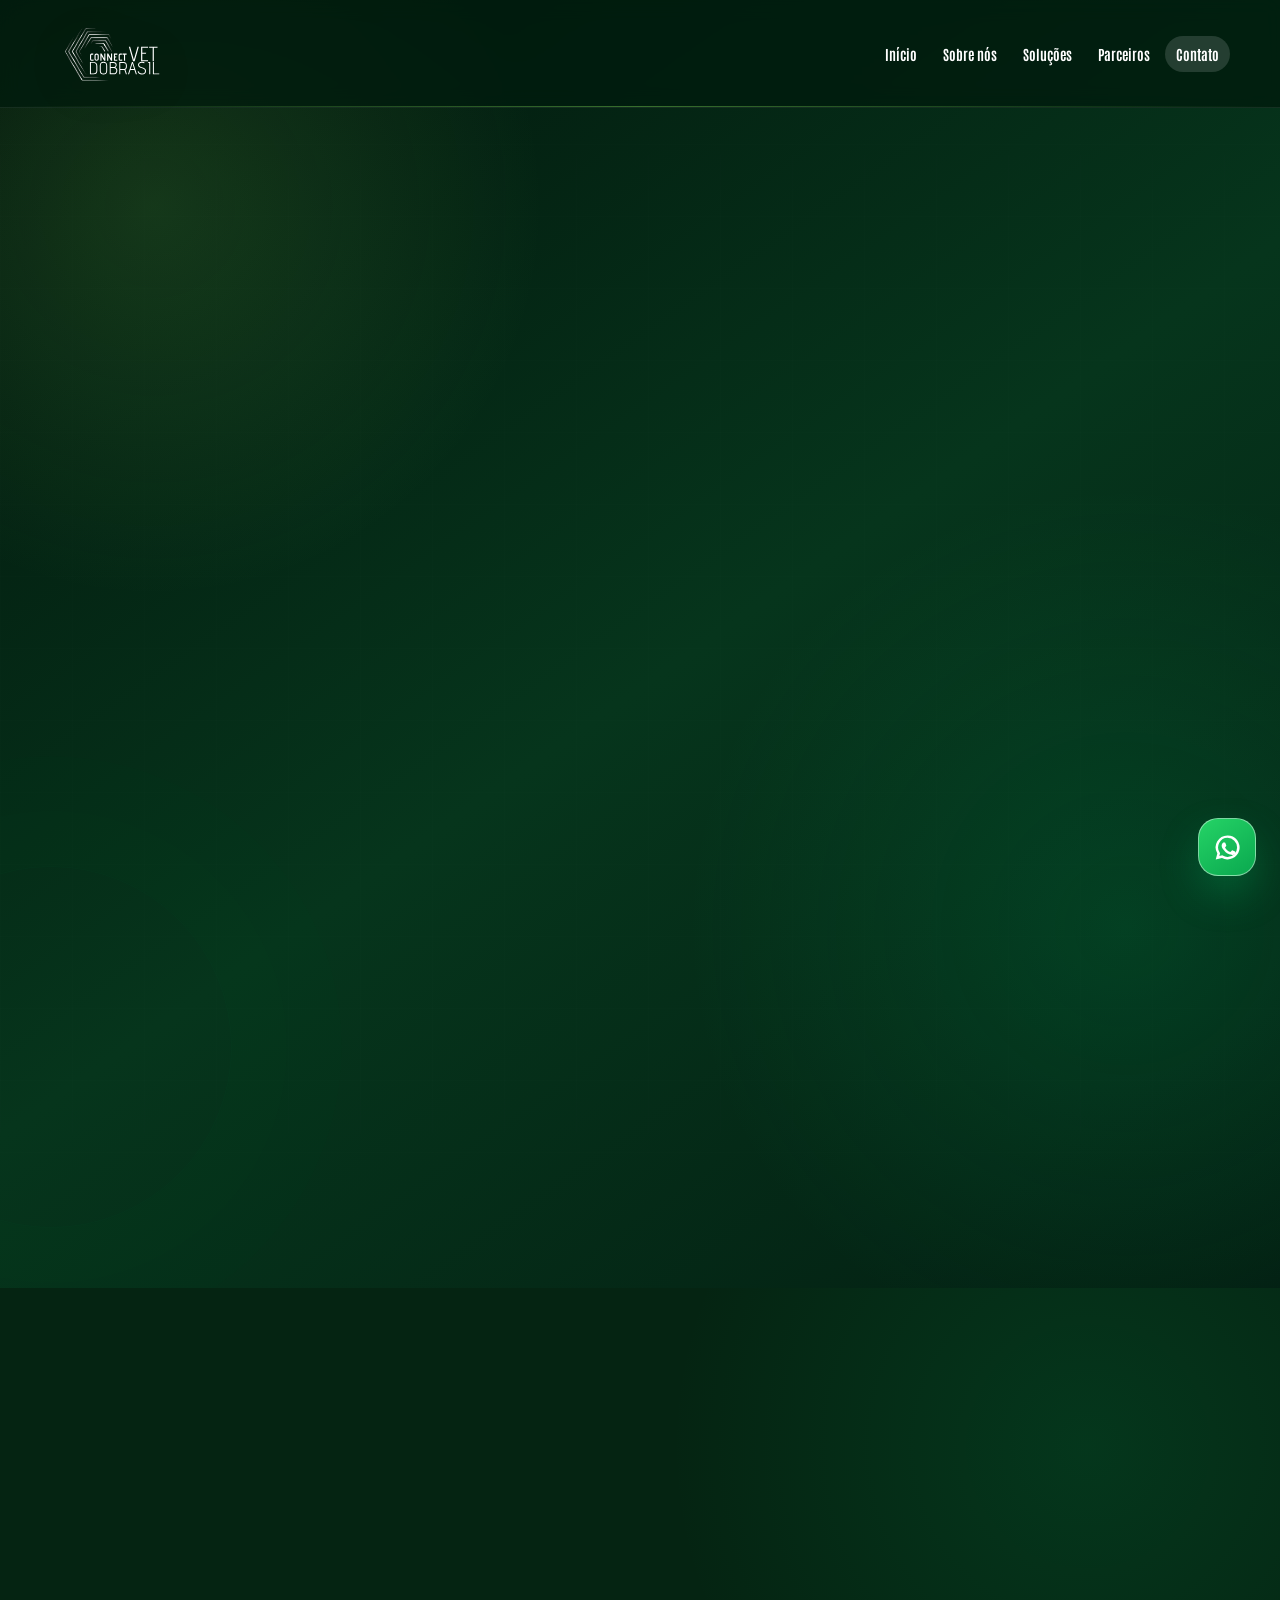
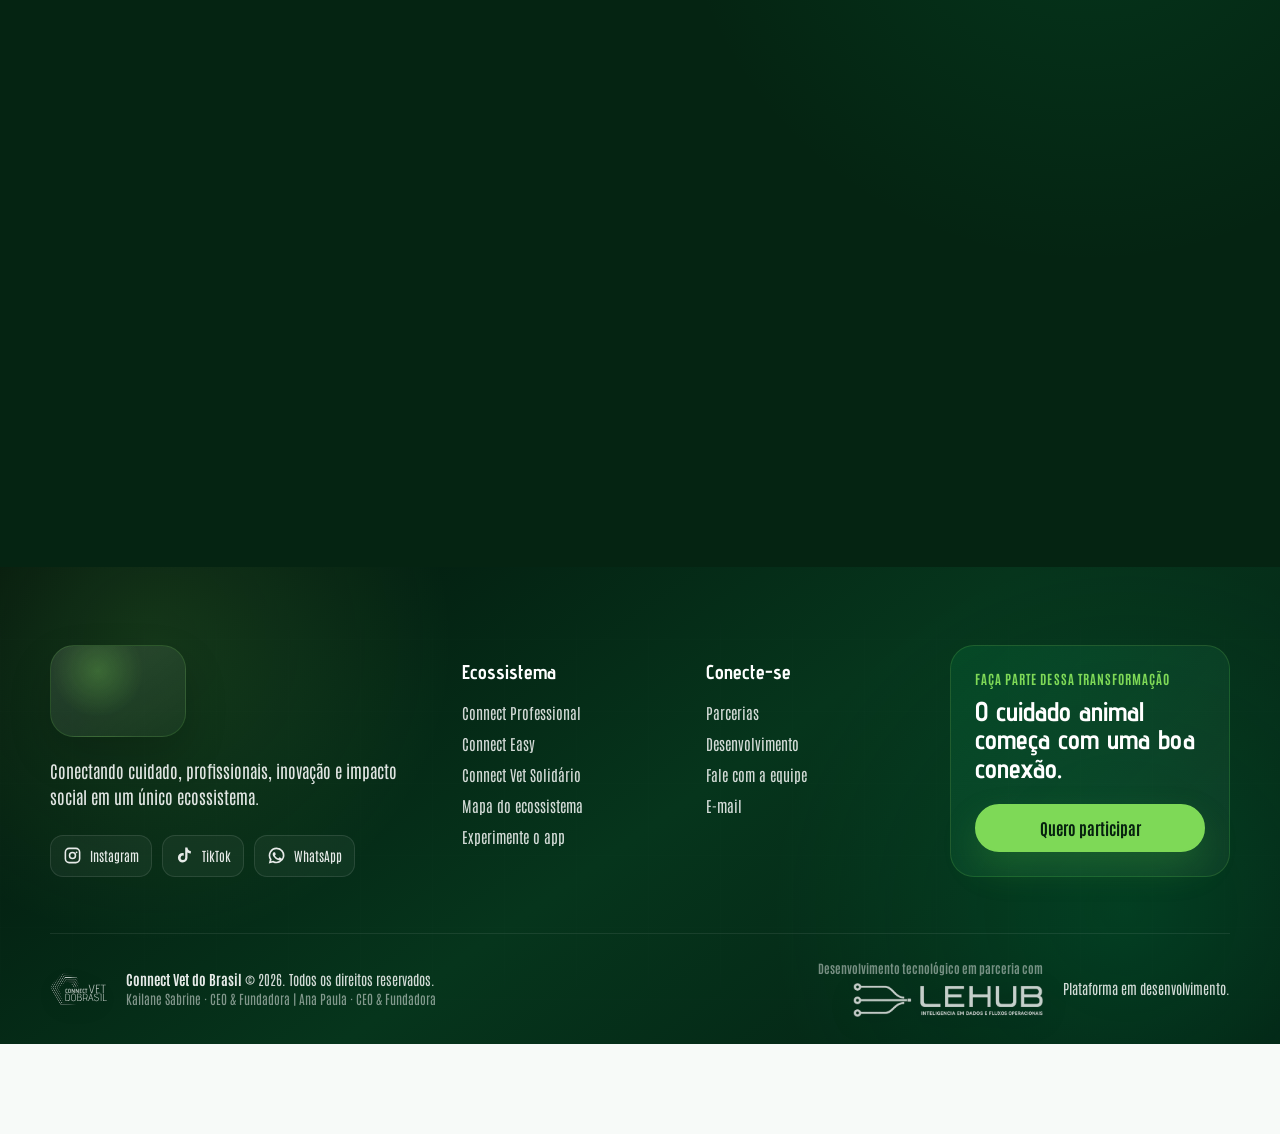
<file: contato.html>
<!DOCTYPE html>
<html lang="pt-BR">
<head>
  <meta charset="utf-8">
  <meta content="0; url=pages/contato.html" http-equiv="refresh">
  <meta content="width=device-width, initial-scale=1.0" name="viewport">
  <title>Contato | Connect Vet do Brasil</title>
  <link href="pages/contato.html" rel="canonical">
</head>
<body>
  <p>Redirecionando para <a href="pages/contato.html">Contato</a>.</p>
</body>
</html>
</file>
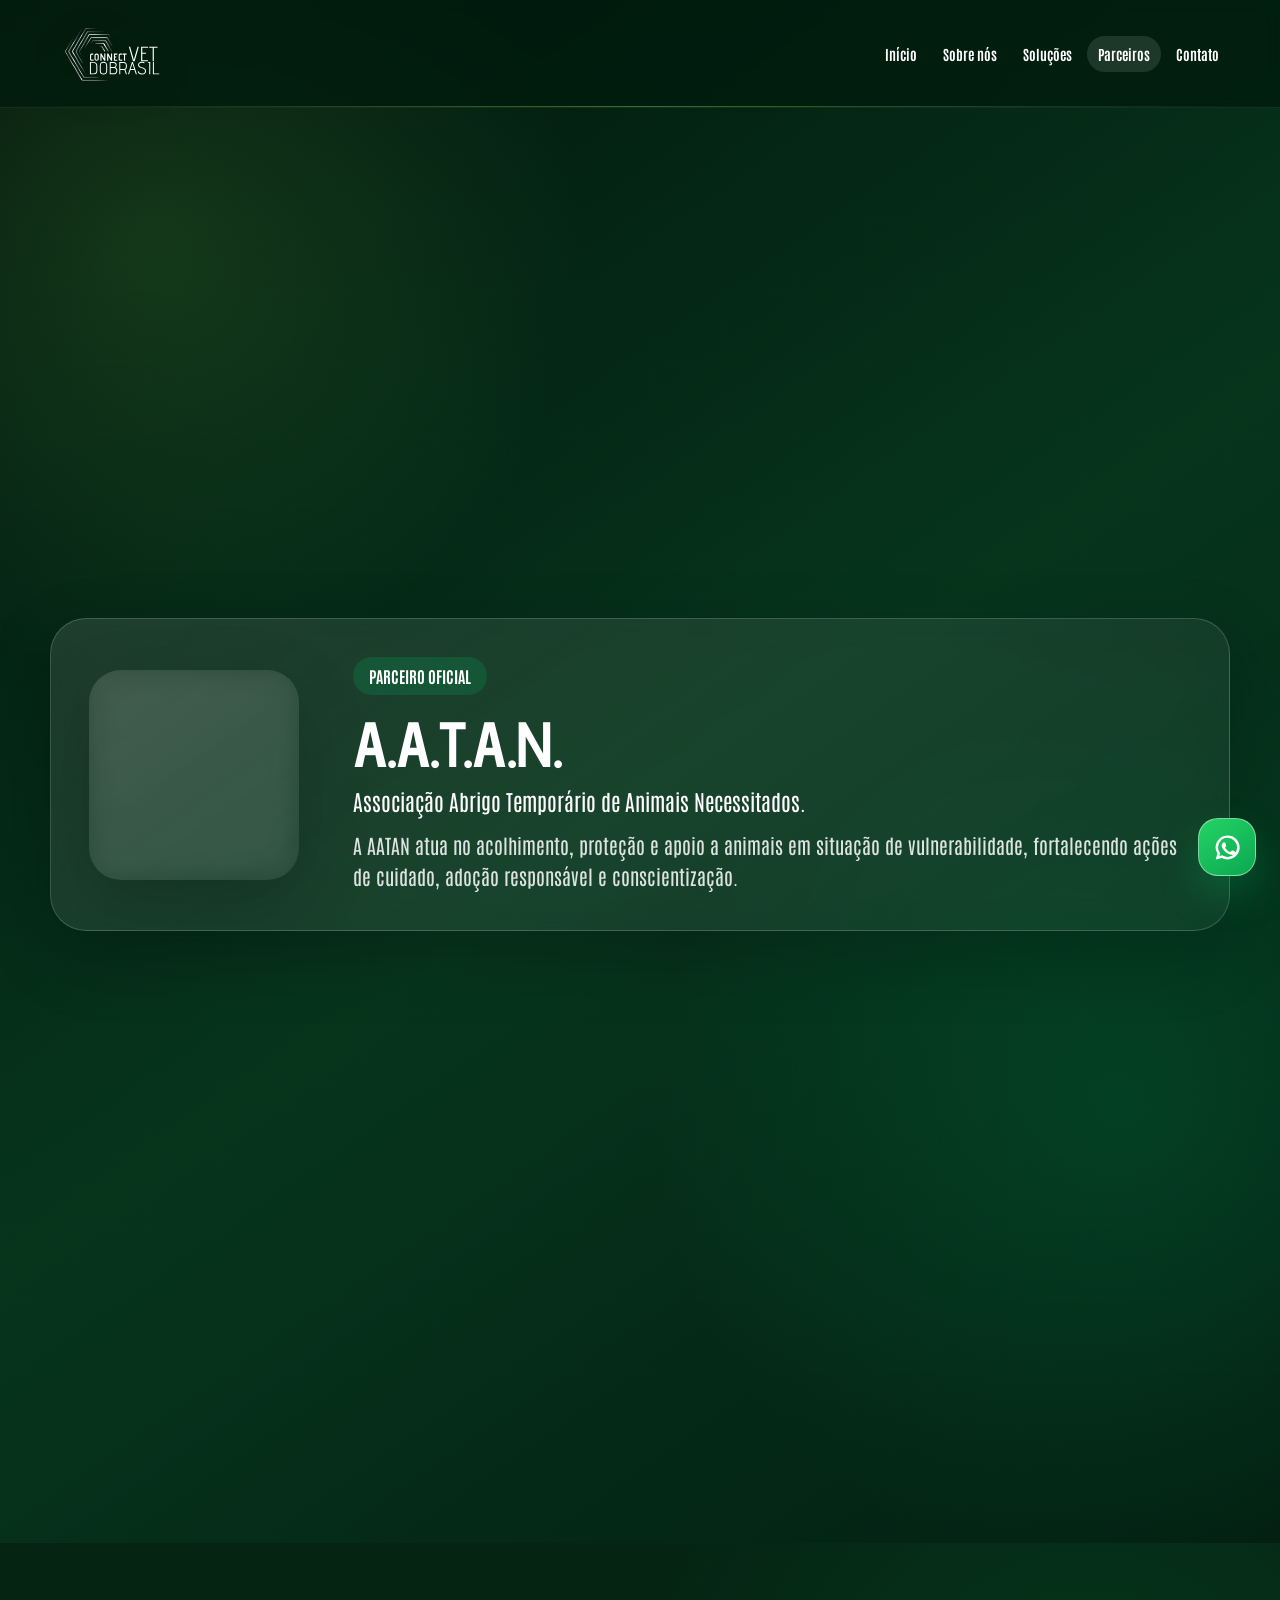
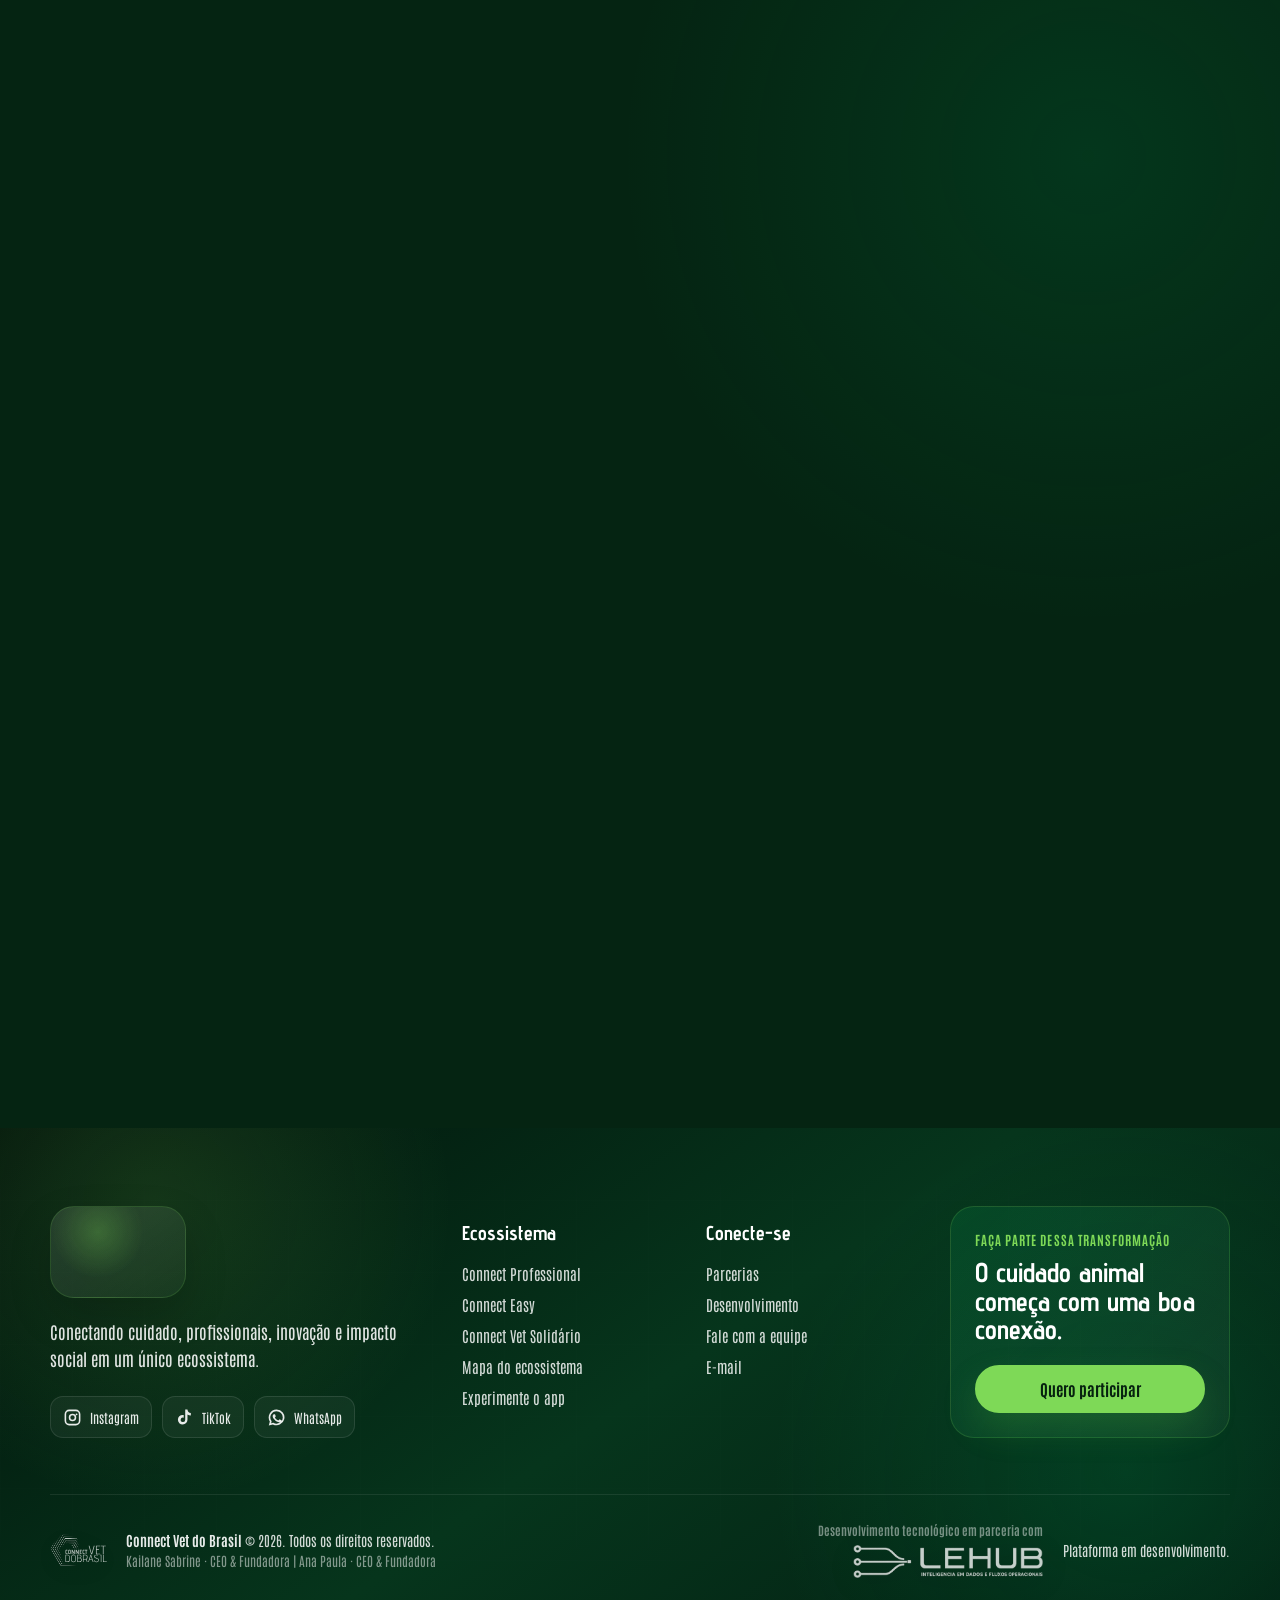
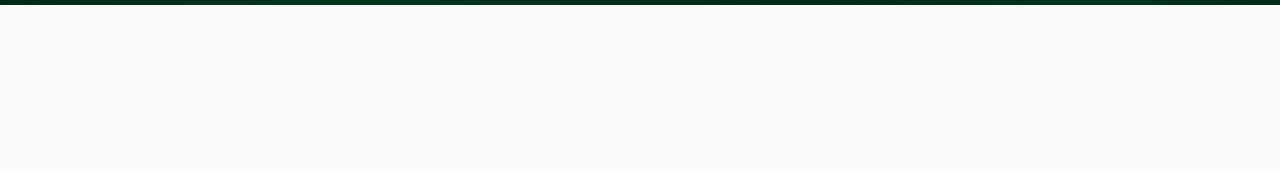
<file: parceiros.html>
<!DOCTYPE html>
<html lang="pt-BR">
<head>
  <meta charset="utf-8">
  <meta content="0; url=pages/parceiros.html" http-equiv="refresh">
  <meta content="width=device-width, initial-scale=1.0" name="viewport">
  <title>Parceiros | Connect Vet do Brasil</title>
  <link href="pages/parceiros.html" rel="canonical">
</head>
<body>
  <p>Redirecionando para <a href="pages/parceiros.html">Parceiros</a>.</p>
</body>
</html>
</file>
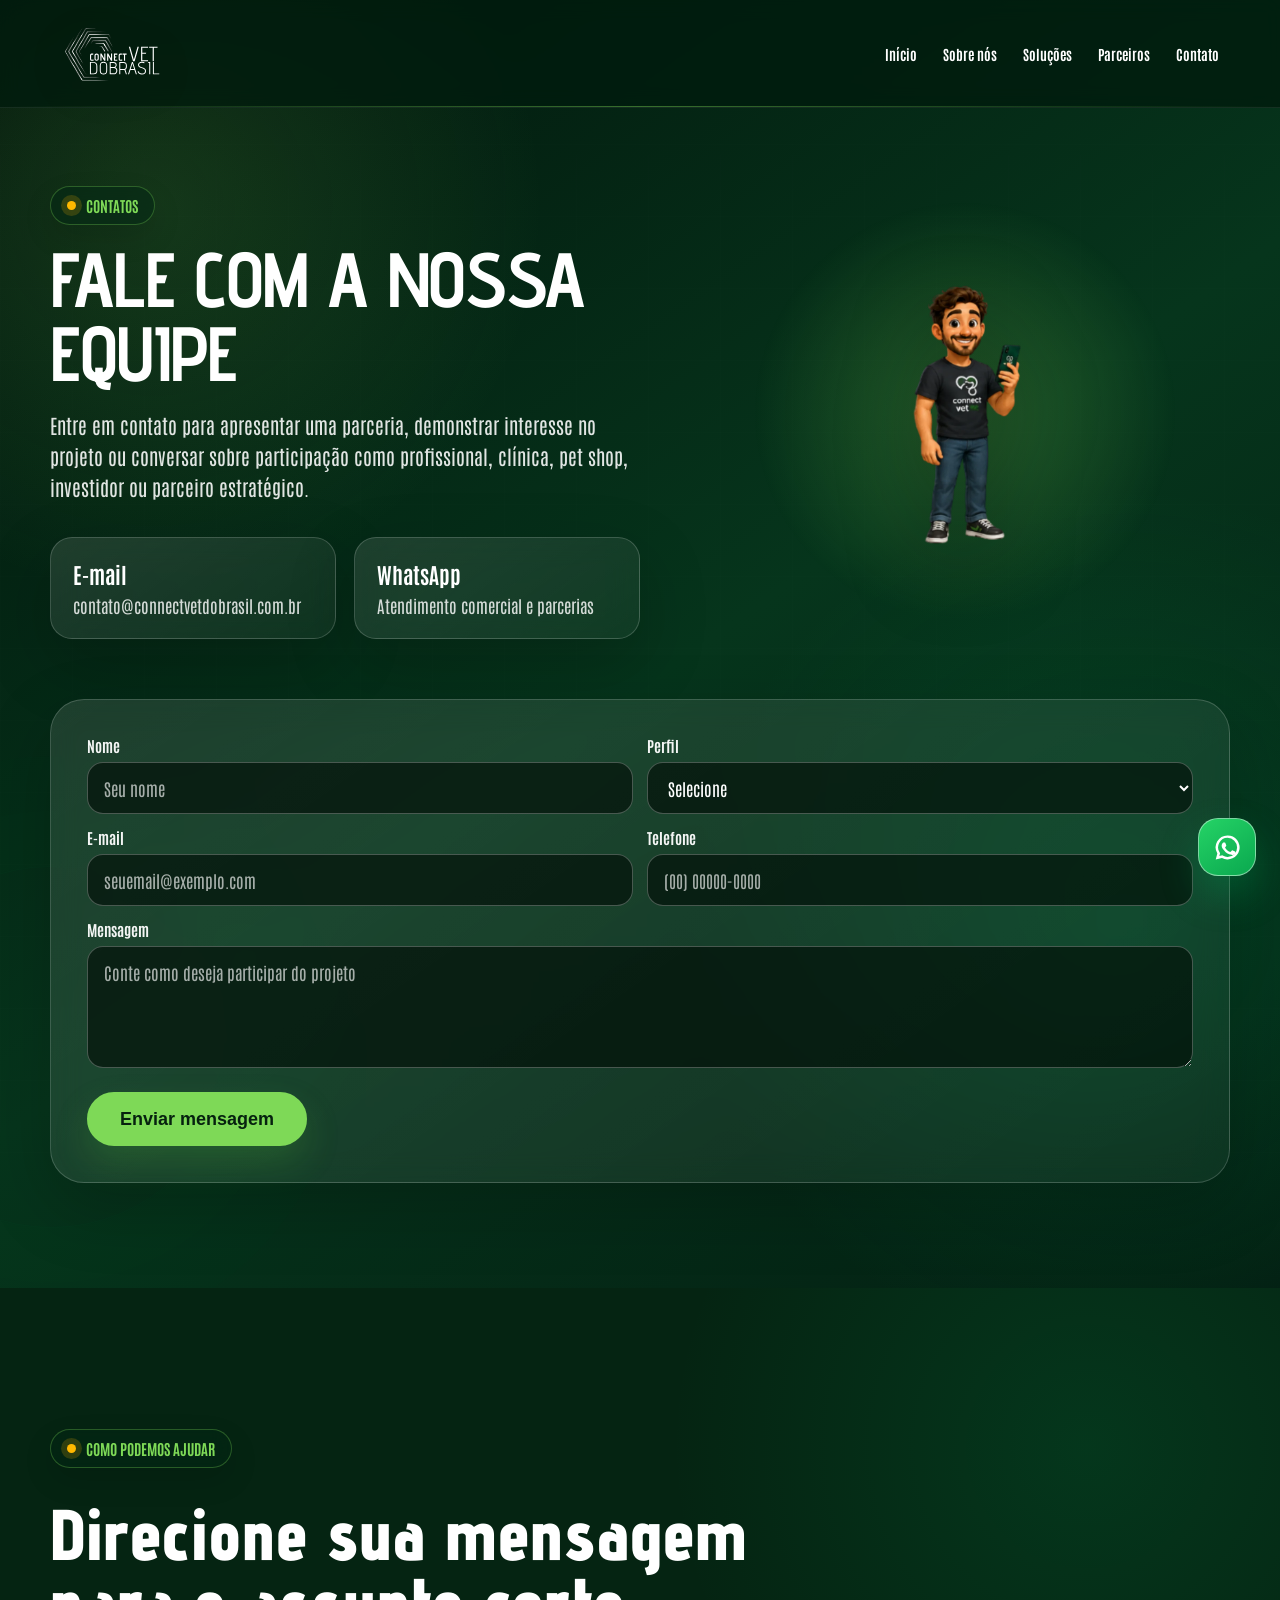
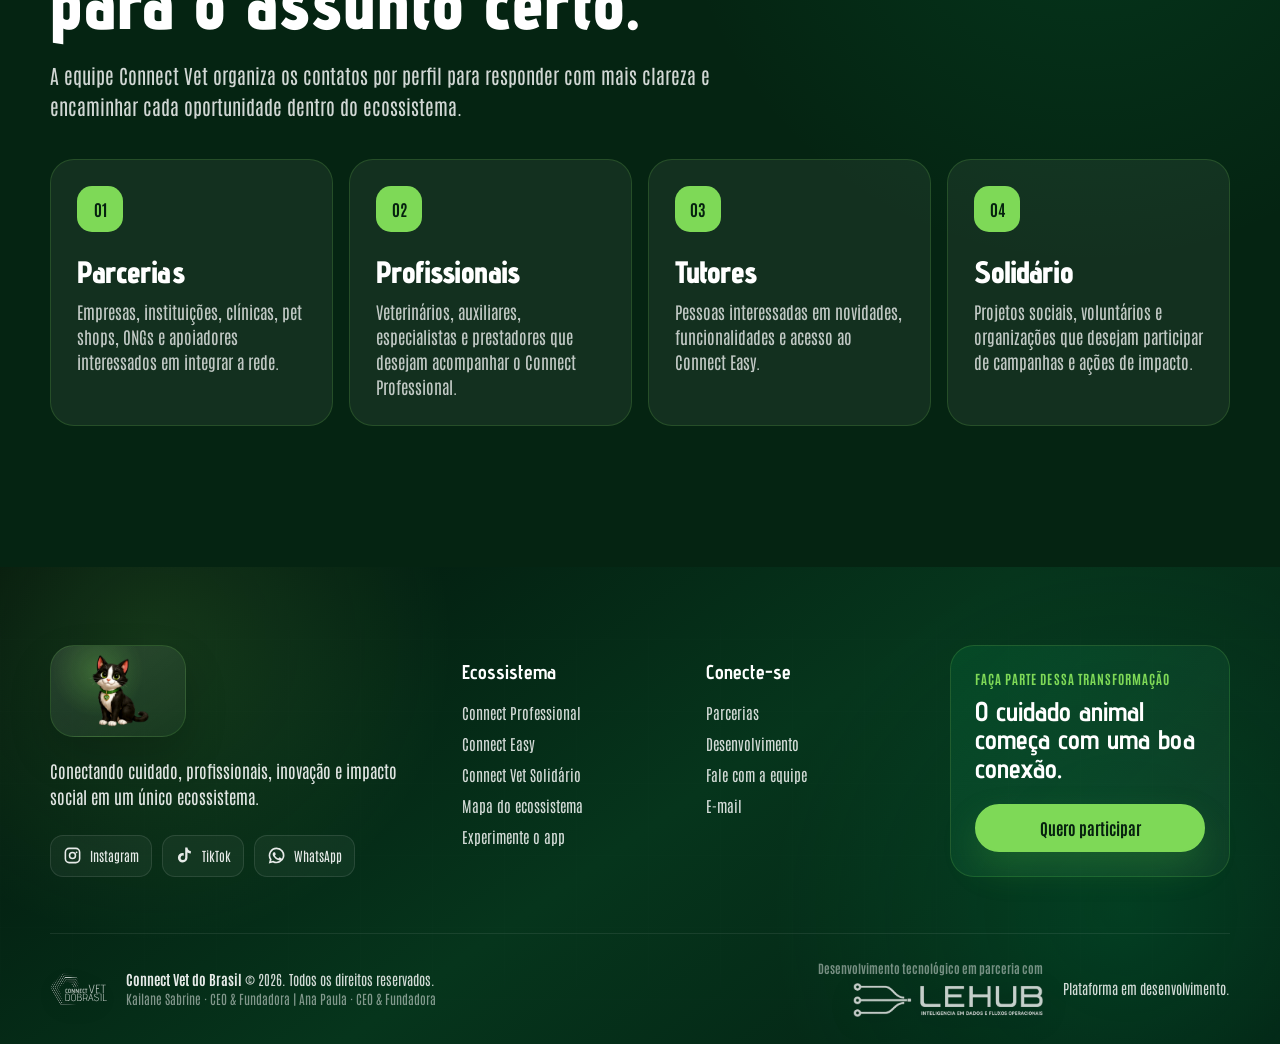
<file: pages/contato.html>
<!DOCTYPE html>
<html lang="pt-BR">
<head>
  <meta charset="utf-8">
  <meta content="width=device-width, initial-scale=1.0" name="viewport">
  <meta content="Entre em contato com o Connect Vet do Brasil para parcerias, interesse no ecossistema e informações institucionais." name="description">
  <meta content="#063a1d" name="theme-color">
  <title>Contato | Connect Vet do Brasil</title>
  <link href="https://fonts.googleapis.com" rel="preconnect">
  <link crossorigin href="https://fonts.gstatic.com" rel="preconnect">
  <link href="https://fonts.googleapis.com/css2?family=Advent+Pro:wght@500;600;700&amp;family=Antonio:wght@400;500;600;700&amp;display=swap" rel="stylesheet">
  <link href="../css/style.css?v=20260812-footer01" rel="stylesheet">
</head>
<body class="page-interna">
  <header class="header">
    <div class="container nav">
      <a aria-label="Connect Vet do Brasil" class="brand" href="../index.html">
        <img alt="Connect Vet do Brasil" class="logo-header" src="../assets/svg/P_B.svg">
      </a>
      <nav>
        <ul class="menu" id="menu">
          <li><a href="../index.html">Início</a></li>
          <li><a href="sobre.html">Sobre nós</a></li>
          <li class="has-submenu">
            <a href="#">Soluções</a>
            <ul class="submenu">
              <li><a href="connect/professional.html">Professional</a></li>
              <li><a href="connect/easy.html">Easy</a></li>
              <li><a href="connect/solidario.html">Solidário</a></li>
            </ul>
          </li>
          <li><a href="parceiros.html">Parceiros</a></li>
          <li><a class="active" href="contato.html" aria-current="page">Contato</a></li>
        </ul>
      </nav>
      <button aria-controls="menu" aria-expanded="false" aria-label="Abrir menu" class="menu-toggle" id="menuToggle" type="button">
        <span></span><span></span><span></span>
      </button>
    </div>
  </header>

  <main>
    <section class="section contato-premium contato-page-hero" id="contatos">
      <div class="container contato-grid">
        <div class="contato-texto reveal">
          <span class="eyebrow">Contatos</span>
          <h1>FALE COM A NOSSA EQUIPE</h1>
          <p>Entre em contato para apresentar uma parceria, demonstrar interesse no projeto ou conversar sobre participação como profissional, clínica, pet shop, investidor ou parceiro estratégico.</p>

          <div class="contato-info">
            <div>
              <strong>E-mail</strong>
              <a href="mailto:contato@connectvetdobrasil.com.br">contato@connectvetdobrasil.com.br</a>
            </div>
            <div>
              <strong>WhatsApp</strong>
              <a href="https://wa.me/5515996451575" rel="noopener noreferrer" target="_blank">Atendimento comercial e parcerias</a>
            </div>
          </div>
        </div>

        <div class="contato-imagem reveal">
          <div class="contato-glow"></div>
          <img alt="Contato Connect Vet do Brasil" decoding="async" height="900" loading="lazy" src="../assets/icons/jorge.webp" width="1600">
        </div>

        <form class="contact-form contato-form-premium reveal" id="contactForm">
          <div class="form-row">
            <div>
              <label for="name">Nome</label>
              <input id="name" name="name" placeholder="Seu nome" required type="text">
            </div>
            <div>
              <label for="profile">Perfil</label>
              <select id="profile" name="profile" required>
                <option value="">Selecione</option>
                <option>Tutor</option>
                <option>Médico Veterinário</option>
                <option>Profissional</option>
                <option>Estabelecimento</option>
                <option>ONG</option>
                <option>Investidor</option>
                <option>Parceiro estratégico</option>
              </select>
            </div>
          </div>

          <div class="form-row">
            <div>
              <label for="email">E-mail</label>
              <input id="email" name="email" placeholder="seuemail@exemplo.com" required type="email">
            </div>
            <div>
              <label for="phone">Telefone</label>
              <input id="phone" name="phone" placeholder="(00) 00000-0000" type="tel">
            </div>
          </div>

          <div>
            <label for="message">Mensagem</label>
            <textarea id="message" name="message" placeholder="Conte como deseja participar do projeto" required></textarea>
          </div>

          <button class="btn btn-primary" type="submit">Enviar mensagem</button>
        </form>
      </div>
    </section>

    <section class="sobre-section contato-assuntos">
      <div class="container">
        <div class="sobre-heading reveal">
          <span class="eyebrow">Como podemos ajudar</span>
          <h2>Direcione sua mensagem para o assunto certo.</h2>
          <p>A equipe Connect Vet organiza os contatos por perfil para responder com mais clareza e encaminhar cada oportunidade dentro do ecossistema.</p>
        </div>

        <div class="contato-assuntos-grid">
          <article class="contato-assunto-card reveal">
            <span>01</span>
            <h3>Parcerias</h3>
            <p>Empresas, instituições, clínicas, pet shops, ONGs e apoiadores interessados em integrar a rede.</p>
          </article>
          <article class="contato-assunto-card reveal">
            <span>02</span>
            <h3>Profissionais</h3>
            <p>Veterinários, auxiliares, especialistas e prestadores que desejam acompanhar o Connect Professional.</p>
          </article>
          <article class="contato-assunto-card reveal">
            <span>03</span>
            <h3>Tutores</h3>
            <p>Pessoas interessadas em novidades, funcionalidades e acesso ao Connect Easy.</p>
          </article>
          <article class="contato-assunto-card reveal">
            <span>04</span>
            <h3>Solidário</h3>
            <p>Projetos sociais, voluntários e organizações que desejam participar de campanhas e ações de impacto.</p>
          </article>
        </div>
      </div>
    </section>
  </main>

  <footer class="footer">
    <div class="container footer-main">
      <div class="footer-brand">
        <div class="footer-brand-visual" aria-hidden="true">
          <img alt="" decoding="async" loading="lazy" src="../assets/icons/Mia.webp">
        </div>
        <p>Conectando cuidado, profissionais, inovação e impacto social em um único ecossistema.</p>
        <div class="footer-socials" aria-label="Redes sociais">
          <a aria-label="Instagram do Connect Vet" href="https://www.instagram.com/connectvetdobrasil/" rel="noopener noreferrer" target="_blank"><svg aria-hidden="true" class="brand-icon" viewBox="0 0 24 24"><path d="M7.8 2h8.4A5.8 5.8 0 0 1 22 7.8v8.4a5.8 5.8 0 0 1-5.8 5.8H7.8A5.8 5.8 0 0 1 2 16.2V7.8A5.8 5.8 0 0 1 7.8 2Zm0 2A3.8 3.8 0 0 0 4 7.8v8.4A3.8 3.8 0 0 0 7.8 20h8.4a3.8 3.8 0 0 0 3.8-3.8V7.8A3.8 3.8 0 0 0 16.2 4H7.8Zm4.2 3.25A4.75 4.75 0 1 1 12 16.75 4.75 4.75 0 0 1 12 7.25Zm0 2A2.75 2.75 0 1 0 12 14.75 2.75 2.75 0 0 0 12 9.25Zm5.15-2.45a1.15 1.15 0 1 1-1.15 1.15 1.15 1.15 0 0 1 1.15-1.15Z"/></svg><span>Instagram</span></a>
          <a aria-label="TikTok do Connect Vet" href="https://www.tiktok.com/@connectvetdobrasil" rel="noopener noreferrer" target="_blank"><svg aria-hidden="true" class="brand-icon" viewBox="0 0 24 24"><path d="M15.7 2c.35 2.66 1.85 4.25 4.3 4.42v3.08a7.84 7.84 0 0 1-4.25-1.24v6.5A6.03 6.03 0 1 1 9.72 8.8c.43 0 .85.04 1.26.13v3.28a2.86 2.86 0 1 0 1.92 2.7V2h2.8Z"/></svg><span>TikTok</span></a>
          <a aria-label="WhatsApp do Connect Vet" href="https://wa.me/5515996451575" rel="noopener noreferrer" target="_blank"><svg aria-hidden="true" class="brand-icon" viewBox="0 0 24 24"><path d="M12.04 2a9.86 9.86 0 0 0-8.45 14.95L2.25 22l5.18-1.31A9.93 9.93 0 1 0 12.04 2Zm0 2a7.9 7.9 0 0 1 0 15.8 7.8 7.8 0 0 1-3.97-1.08l-.38-.22-2.45.62.64-2.35-.25-.4A7.9 7.9 0 0 1 12.04 4Zm-3.2 3.9c-.18 0-.47.07-.72.34-.25.27-.95.93-.95 2.26s.98 2.62 1.12 2.8c.14.18 1.9 3.03 4.73 4.13 2.35.92 2.83.74 3.34.69.51-.05 1.65-.67 1.88-1.32.23-.65.23-1.2.16-1.32-.07-.12-.25-.19-.53-.33l-1.56-.77c-.28-.14-.48-.21-.68.07-.2.28-.78.91-.95 1.1-.17.18-.35.2-.64.07-.29-.14-1.22-.45-2.32-1.44-.86-.76-1.44-1.71-1.61-2-.17-.29-.02-.45.13-.59.13-.13.29-.35.43-.52.14-.18.19-.29.29-.49.1-.2.05-.37-.02-.52l-.71-1.7c-.19-.46-.38-.45-.54-.46h-.47Z"/></svg><span>WhatsApp</span></a>
        </div>
      </div>
      <div class="footer-column">
        <strong>Ecossistema</strong>
        <a href="connect/professional.html">Connect Professional</a>
        <a href="connect/easy.html">Connect Easy</a>
        <a href="connect/solidario.html">Connect Vet Solidário</a>
        <a href="../index.html#mapa-ecossistema">Mapa do ecossistema</a>
        <a href="../index.html#experiencia-app">Experimente o app</a>
      </div>
      <div class="footer-column">
        <strong>Conecte-se</strong>
        <a href="parceiros.html">Parcerias</a>
        <a href="../index.html#desenvolvimento">Desenvolvimento</a>
        <a href="../index.html#contatos">Fale com a equipe</a>
        <a href="mailto:contato@connectvetdobrasil.com.br">E-mail</a>
      </div>
      <div class="footer-cta">
        <span>Faça parte dessa transformação</span>
        <strong>O cuidado animal começa com uma boa conexão.</strong>
        <a class="btn btn-primary" href="../index.html#contatos">Quero participar</a>
      </div>
    </div>
    <div class="container footer-bottom">
      <div class="footer-legal">
        <div class="footer-connect-signature">
          <img alt="Connect Vet do Brasil" src="../assets/svg/P_B.svg">
          <div>
            <p><strong>Connect Vet do Brasil</strong> © 2026. Todos os direitos reservados.</p>
            <p class="footer-founders">Kailane Sabrine · CEO &amp; Fundadora | Ana Paula · CEO &amp; Fundadora</p>
          </div>
        </div>
      </div>
      <div class="footer-tech-partner" aria-label="Parceira de desenvolvimento tecnológico">
        <span>Desenvolvimento tecnológico em parceria com</span>
        <img alt="LEHUB - Inteligência em Dados e Fluxos Operacionais" src="../assets/img/lehub-logo-transparent.png">
      </div>
      <p class="footer-platform">Plataforma em desenvolvimento.</p>
    </div>
  </footer>

  <a aria-label="Conversar pelo WhatsApp" class="whatsapp-float" href="https://wa.me/5515996451575" rel="noopener noreferrer" target="_blank">
    <svg aria-hidden="true" class="brand-icon" viewBox="0 0 24 24"><path d="M12.04 2a9.86 9.86 0 0 0-8.45 14.95L2.25 22l5.18-1.31A9.93 9.93 0 1 0 12.04 2Zm0 2a7.9 7.9 0 0 1 0 15.8 7.8 7.8 0 0 1-3.97-1.08l-.38-.22-2.45.62.64-2.35-.25-.4A7.9 7.9 0 0 1 12.04 4Zm-3.2 3.9c-.18 0-.47.07-.72.34-.25.27-.95.93-.95 2.26s.98 2.62 1.12 2.8c.14.18 1.9 3.03 4.73 4.13 2.35.92 2.83.74 3.34.69.51-.05 1.65-.67 1.88-1.32.23-.65.23-1.2.16-1.32-.07-.12-.25-.19-.53-.33l-1.56-.77c-.28-.14-.48-.21-.68.07-.2.28-.78.91-.95 1.1-.17.18-.35.2-.64.07-.29-.14-1.22-.45-2.32-1.44-.86-.76-1.44-1.71-1.61-2-.17-.29-.02-.45.13-.59.13-.13.29-.35.43-.52.14-.18.19-.29.29-.49.1-.2.05-.37-.02-.52l-.71-1.7c-.19-.46-.38-.45-.54-.46h-.47Z"/></svg>
  </a>
  <script src="../js/script.js?v=20260617-visual18"></script>
</body>
</html>
</file>
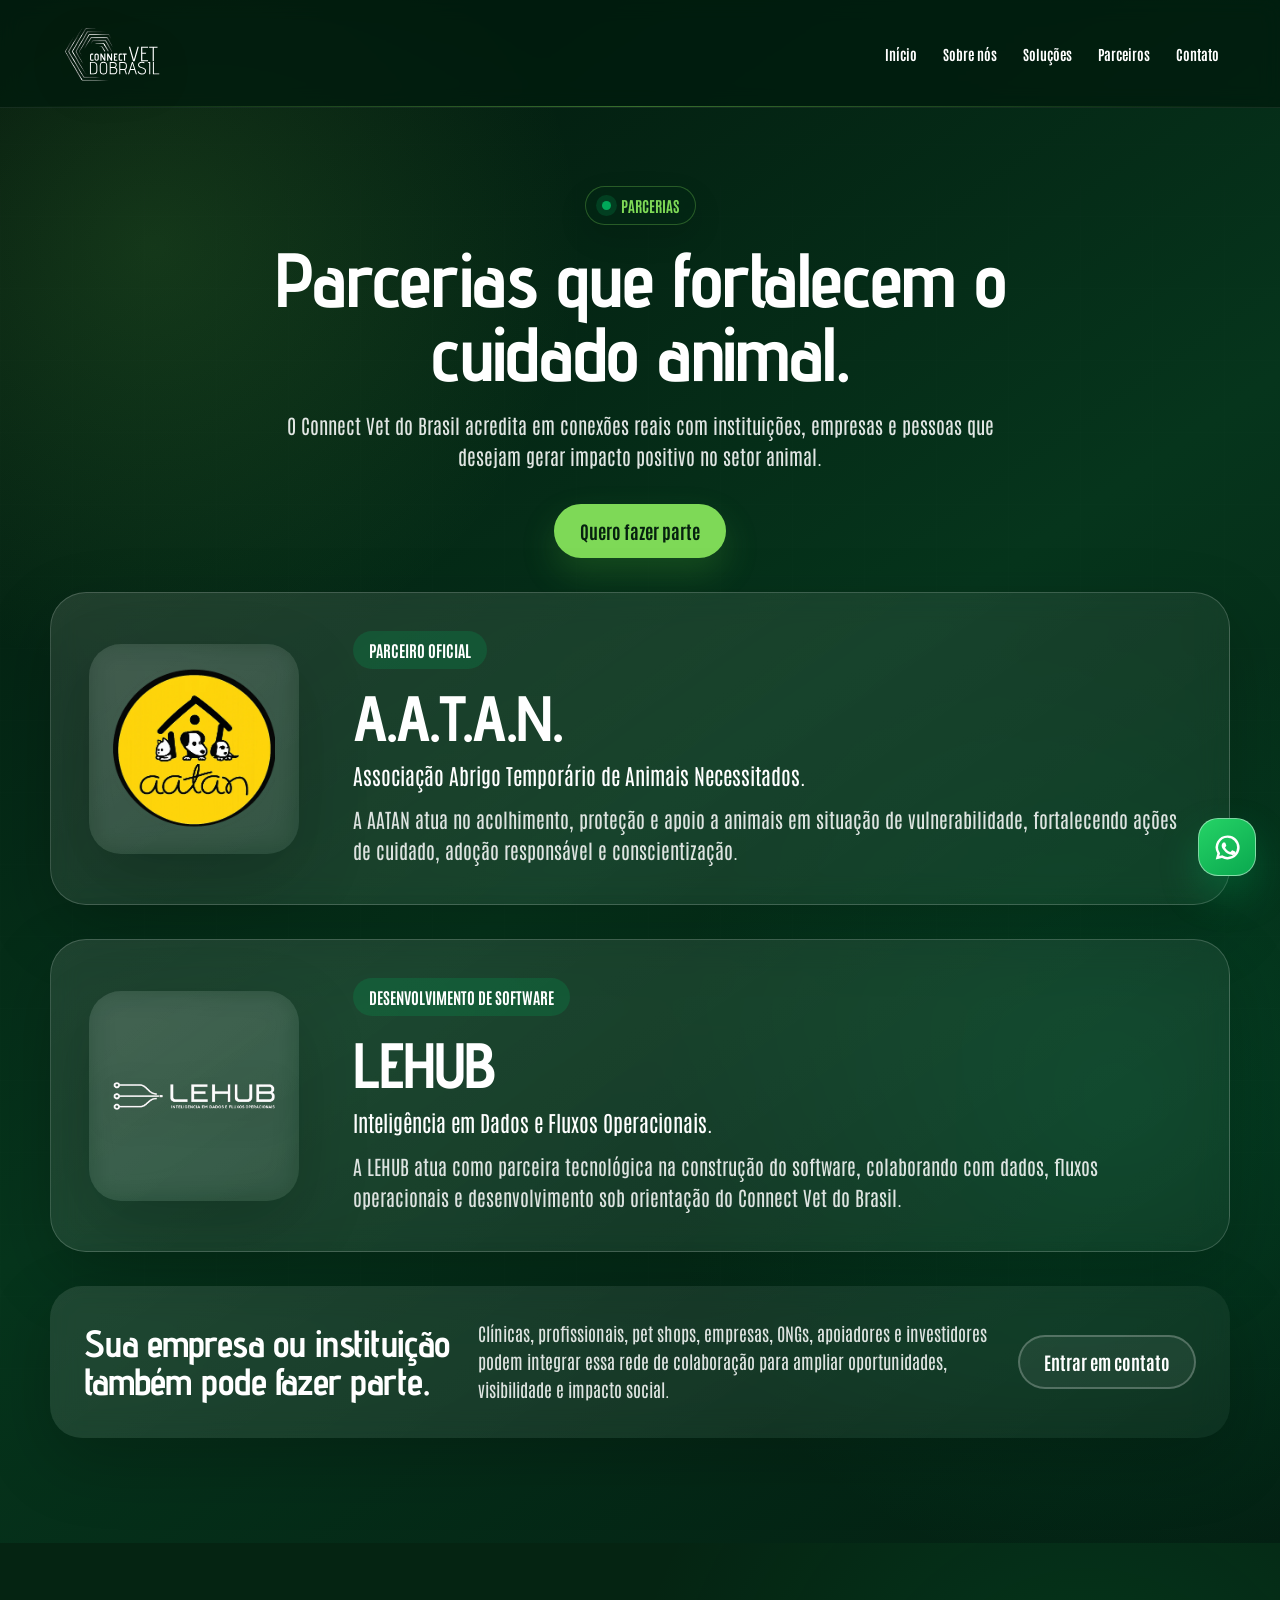
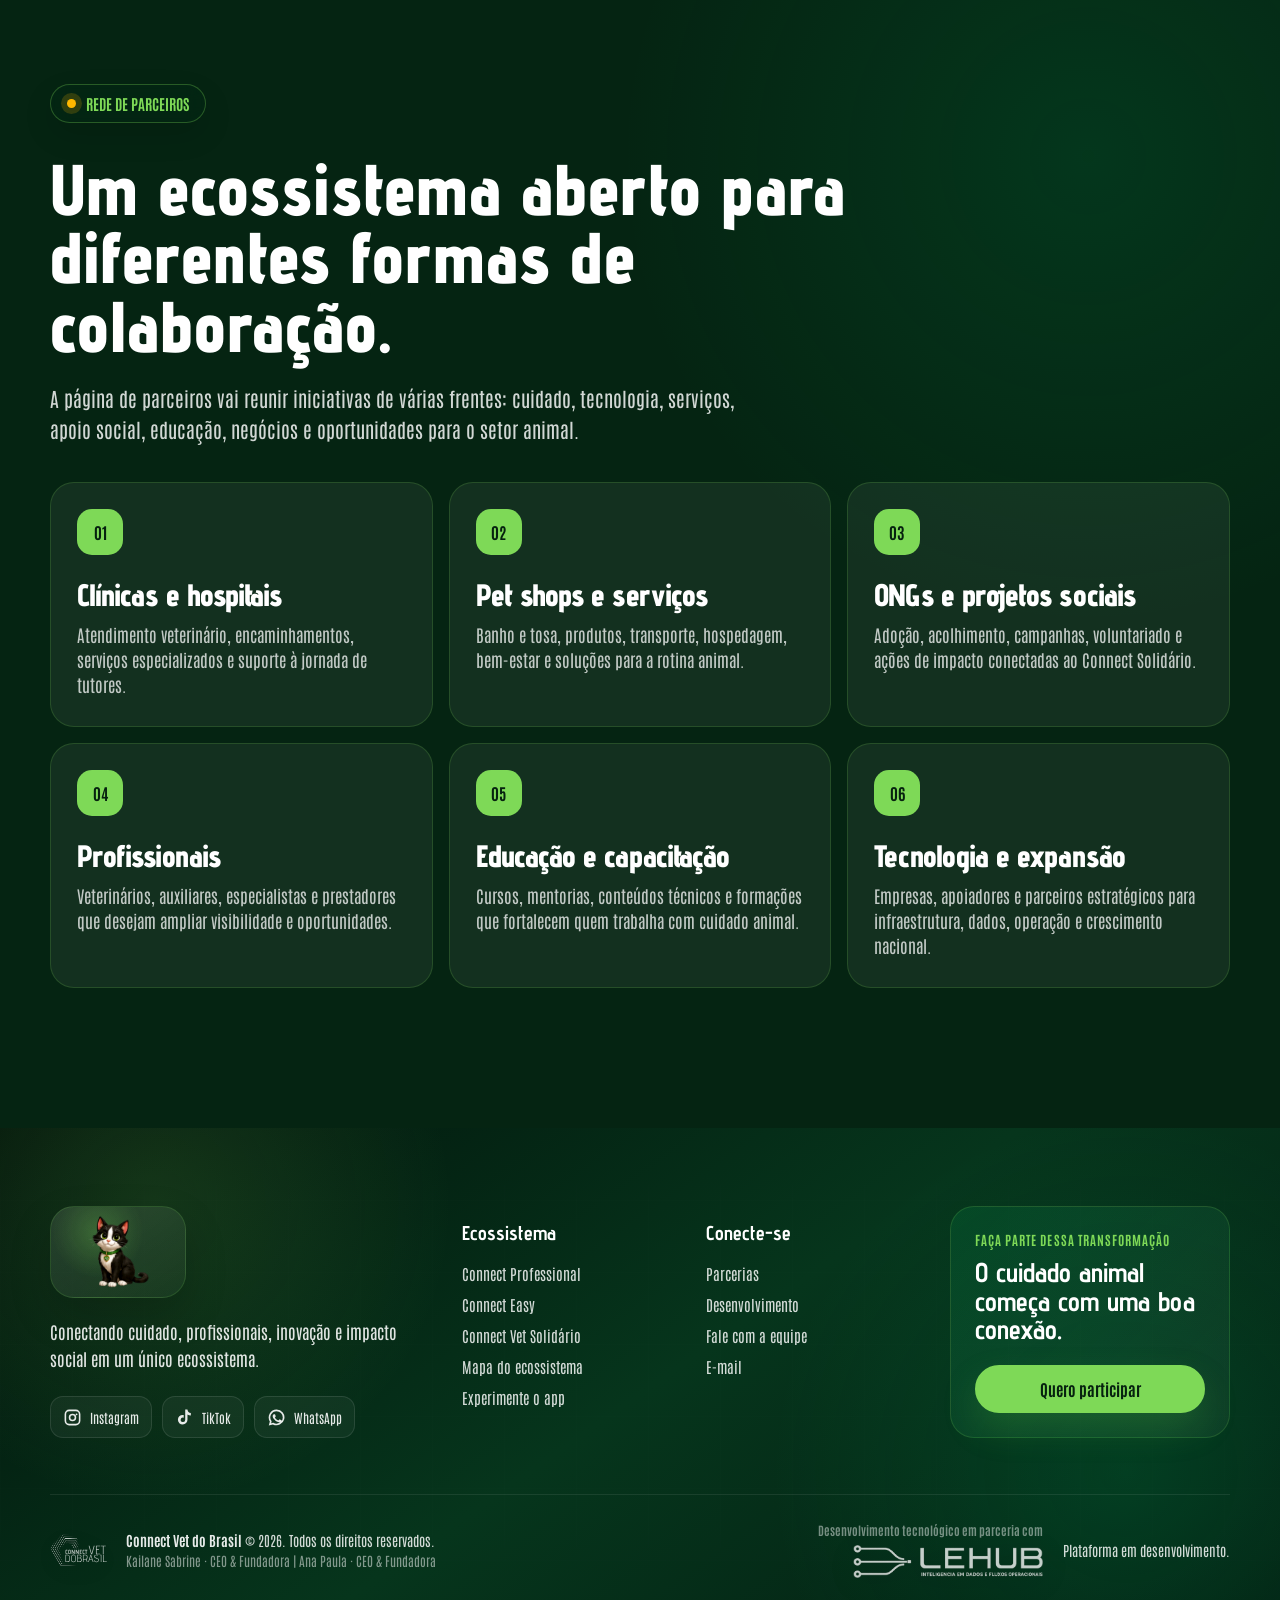
<file: pages/parceiros.html>
<!DOCTYPE html>
<html lang="pt-BR">
<head>
  <meta charset="utf-8">
  <meta content="width=device-width, initial-scale=1.0" name="viewport">
  <meta content="Parcerias do ecossistema Connect Vet do Brasil para conectar cuidado animal, profissionais, empresas e impacto social." name="description">
  <meta content="#063a1d" name="theme-color">
  <title>Parceiros | Connect Vet do Brasil</title>
  <link href="https://fonts.googleapis.com" rel="preconnect">
  <link crossorigin href="https://fonts.gstatic.com" rel="preconnect">
  <link href="https://fonts.googleapis.com/css2?family=Advent+Pro:wght@500;600;700&amp;family=Antonio:wght@400;500;600;700&amp;display=swap" rel="stylesheet">
  <link href="../css/style.css?v=20260812-footer01" rel="stylesheet">
</head>
<body class="page-interna">
  <header class="header">
    <div class="container nav">
      <a aria-label="Connect Vet do Brasil" class="brand" href="../index.html">
        <img alt="Connect Vet do Brasil" class="logo-header" src="../assets/svg/P_B.svg">
      </a>
      <nav>
        <ul class="menu" id="menu">
          <li><a href="../index.html">Início</a></li>
          <li><a href="sobre.html">Sobre nós</a></li>
          <li class="has-submenu">
            <a href="#">Soluções</a>
            <ul class="submenu">
              <li><a href="connect/professional.html">Professional</a></li>
              <li><a href="connect/easy.html">Easy</a></li>
              <li><a href="connect/solidario.html">Solidário</a></li>
            </ul>
          </li>
          <li><a class="active" href="parceiros.html" aria-current="page">Parceiros</a></li>
          <li><a href="contato.html">Contato</a></li>
        </ul>
      </nav>
      <button aria-controls="menu" aria-expanded="false" aria-label="Abrir menu" class="menu-toggle" id="menuToggle" type="button">
        <span></span><span></span><span></span>
      </button>
    </div>
  </header>

  <main>
    <section class="section parcerias-premium parceiros-page-hero" id="parcerias">
      <div class="container parcerias-area">
        <div class="parcerias-texto reveal">
          <span class="eyebrow">Parcerias</span>
          <h1>Parcerias que fortalecem o cuidado animal.</h1>
          <p>O Connect Vet do Brasil acredita em conexões reais com instituições, empresas e pessoas que desejam gerar impacto positivo no setor animal.</p>
          <a class="btn btn-primary" href="contato.html">Quero fazer parte</a>
        </div>

        <div class="parceiro-destaque reveal">
          <div class="parceiro-logo-box">
            <img alt="Logo AATAN" decoding="async" height="754" loading="lazy" src="../assets/img/aatan-logo-opt.webp" width="755">
          </div>
          <div class="parceiro-conteudo">
            <span>Parceiro Oficial</span>
            <h2>A.A.T.A.N.</h2>
            <p class="parceiro-subtitle">Associação Abrigo Temporário de Animais Necessitados.</p>
            <p>A AATAN atua no acolhimento, proteção e apoio a animais em situação de vulnerabilidade, fortalecendo ações de cuidado, adoção responsável e conscientização.</p>
          </div>
        </div>

        <div class="parceiro-destaque parceiro-tecnologia reveal">
          <div class="parceiro-logo-box parceiro-logo-box-dark">
            <img alt="LEHUB - Inteligência em Dados e Fluxos Operacionais" decoding="async" height="151" loading="lazy" src="../assets/img/lehub-logo-transparent.png" width="1100">
          </div>
          <div class="parceiro-conteudo">
            <span>Desenvolvimento de software</span>
            <h2>LEHUB</h2>
            <p class="parceiro-subtitle">Inteligência em Dados e Fluxos Operacionais.</p>
            <p>A LEHUB atua como parceira tecnológica na construção do software, colaborando com dados, fluxos operacionais e desenvolvimento sob orientação do Connect Vet do Brasil.</p>
          </div>
        </div>

        <div class="parcerias-convite reveal">
          <h2>Sua empresa ou instituição também pode fazer parte.</h2>
          <p>Clínicas, profissionais, pet shops, empresas, ONGs, apoiadores e investidores podem integrar essa rede de colaboração para ampliar oportunidades, visibilidade e impacto social.</p>
          <a class="btn btn-outline" href="contato.html">Entrar em contato</a>
        </div>
      </div>
    </section>

    <section class="sobre-section parceiros-tipos">
      <div class="container">
        <div class="sobre-heading reveal">
          <span class="eyebrow">Rede de parceiros</span>
          <h2>Um ecossistema aberto para diferentes formas de colaboração.</h2>
          <p>A página de parceiros vai reunir iniciativas de várias frentes: cuidado, tecnologia, serviços, apoio social, educação, negócios e oportunidades para o setor animal.</p>
        </div>

        <div class="parceiros-tipos-grid">
          <article class="parceiro-tipo-card reveal">
            <span>01</span>
            <h3>Clínicas e hospitais</h3>
            <p>Atendimento veterinário, encaminhamentos, serviços especializados e suporte à jornada de tutores.</p>
          </article>
          <article class="parceiro-tipo-card reveal">
            <span>02</span>
            <h3>Pet shops e serviços</h3>
            <p>Banho e tosa, produtos, transporte, hospedagem, bem-estar e soluções para a rotina animal.</p>
          </article>
          <article class="parceiro-tipo-card reveal">
            <span>03</span>
            <h3>ONGs e projetos sociais</h3>
            <p>Adoção, acolhimento, campanhas, voluntariado e ações de impacto conectadas ao Connect Solidário.</p>
          </article>
          <article class="parceiro-tipo-card reveal">
            <span>04</span>
            <h3>Profissionais</h3>
            <p>Veterinários, auxiliares, especialistas e prestadores que desejam ampliar visibilidade e oportunidades.</p>
          </article>
          <article class="parceiro-tipo-card reveal">
            <span>05</span>
            <h3>Educação e capacitação</h3>
            <p>Cursos, mentorias, conteúdos técnicos e formações que fortalecem quem trabalha com cuidado animal.</p>
          </article>
          <article class="parceiro-tipo-card reveal">
            <span>06</span>
            <h3>Tecnologia e expansão</h3>
            <p>Empresas, apoiadores e parceiros estratégicos para infraestrutura, dados, operação e crescimento nacional.</p>
          </article>
        </div>
      </div>
    </section>
  </main>

  <footer class="footer">
    <div class="container footer-main">
      <div class="footer-brand">
        <div class="footer-brand-visual" aria-hidden="true">
          <img alt="" decoding="async" loading="lazy" src="../assets/icons/Mia.webp">
        </div>
        <p>Conectando cuidado, profissionais, inovação e impacto social em um único ecossistema.</p>
        <div class="footer-socials" aria-label="Redes sociais">
          <a aria-label="Instagram do Connect Vet" href="https://www.instagram.com/connectvetdobrasil/" rel="noopener noreferrer" target="_blank"><svg aria-hidden="true" class="brand-icon" viewBox="0 0 24 24"><path d="M7.8 2h8.4A5.8 5.8 0 0 1 22 7.8v8.4a5.8 5.8 0 0 1-5.8 5.8H7.8A5.8 5.8 0 0 1 2 16.2V7.8A5.8 5.8 0 0 1 7.8 2Zm0 2A3.8 3.8 0 0 0 4 7.8v8.4A3.8 3.8 0 0 0 7.8 20h8.4a3.8 3.8 0 0 0 3.8-3.8V7.8A3.8 3.8 0 0 0 16.2 4H7.8Zm4.2 3.25A4.75 4.75 0 1 1 12 16.75 4.75 4.75 0 0 1 12 7.25Zm0 2A2.75 2.75 0 1 0 12 14.75 2.75 2.75 0 0 0 12 9.25Zm5.15-2.45a1.15 1.15 0 1 1-1.15 1.15 1.15 1.15 0 0 1 1.15-1.15Z"/></svg><span>Instagram</span></a>
          <a aria-label="TikTok do Connect Vet" href="https://www.tiktok.com/@connectvetdobrasil" rel="noopener noreferrer" target="_blank"><svg aria-hidden="true" class="brand-icon" viewBox="0 0 24 24"><path d="M15.7 2c.35 2.66 1.85 4.25 4.3 4.42v3.08a7.84 7.84 0 0 1-4.25-1.24v6.5A6.03 6.03 0 1 1 9.72 8.8c.43 0 .85.04 1.26.13v3.28a2.86 2.86 0 1 0 1.92 2.7V2h2.8Z"/></svg><span>TikTok</span></a>
          <a aria-label="WhatsApp do Connect Vet" href="https://wa.me/5515996451575" rel="noopener noreferrer" target="_blank"><svg aria-hidden="true" class="brand-icon" viewBox="0 0 24 24"><path d="M12.04 2a9.86 9.86 0 0 0-8.45 14.95L2.25 22l5.18-1.31A9.93 9.93 0 1 0 12.04 2Zm0 2a7.9 7.9 0 0 1 0 15.8 7.8 7.8 0 0 1-3.97-1.08l-.38-.22-2.45.62.64-2.35-.25-.4A7.9 7.9 0 0 1 12.04 4Zm-3.2 3.9c-.18 0-.47.07-.72.34-.25.27-.95.93-.95 2.26s.98 2.62 1.12 2.8c.14.18 1.9 3.03 4.73 4.13 2.35.92 2.83.74 3.34.69.51-.05 1.65-.67 1.88-1.32.23-.65.23-1.2.16-1.32-.07-.12-.25-.19-.53-.33l-1.56-.77c-.28-.14-.48-.21-.68.07-.2.28-.78.91-.95 1.1-.17.18-.35.2-.64.07-.29-.14-1.22-.45-2.32-1.44-.86-.76-1.44-1.71-1.61-2-.17-.29-.02-.45.13-.59.13-.13.29-.35.43-.52.14-.18.19-.29.29-.49.1-.2.05-.37-.02-.52l-.71-1.7c-.19-.46-.38-.45-.54-.46h-.47Z"/></svg><span>WhatsApp</span></a>
        </div>
      </div>
      <div class="footer-column">
        <strong>Ecossistema</strong>
        <a href="connect/professional.html">Connect Professional</a>
        <a href="connect/easy.html">Connect Easy</a>
        <a href="connect/solidario.html">Connect Vet Solidário</a>
        <a href="../index.html#mapa-ecossistema">Mapa do ecossistema</a>
        <a href="../index.html#experiencia-app">Experimente o app</a>
      </div>
      <div class="footer-column">
        <strong>Conecte-se</strong>
        <a href="parceiros.html">Parcerias</a>
        <a href="../index.html#desenvolvimento">Desenvolvimento</a>
        <a href="../index.html#contatos">Fale com a equipe</a>
        <a href="mailto:contato@connectvetdobrasil.com.br">E-mail</a>
      </div>
      <div class="footer-cta">
        <span>Faça parte dessa transformação</span>
        <strong>O cuidado animal começa com uma boa conexão.</strong>
        <a class="btn btn-primary" href="../index.html#contatos">Quero participar</a>
      </div>
    </div>
    <div class="container footer-bottom">
      <div class="footer-legal">
        <div class="footer-connect-signature">
          <img alt="Connect Vet do Brasil" src="../assets/svg/P_B.svg">
          <div>
            <p><strong>Connect Vet do Brasil</strong> © 2026. Todos os direitos reservados.</p>
            <p class="footer-founders">Kailane Sabrine · CEO &amp; Fundadora | Ana Paula · CEO &amp; Fundadora</p>
          </div>
        </div>
      </div>
      <div class="footer-tech-partner" aria-label="Parceira de desenvolvimento tecnológico">
        <span>Desenvolvimento tecnológico em parceria com</span>
        <img alt="LEHUB - Inteligência em Dados e Fluxos Operacionais" src="../assets/img/lehub-logo-transparent.png">
      </div>
      <p class="footer-platform">Plataforma em desenvolvimento.</p>
    </div>
  </footer>

  <a aria-label="Conversar pelo WhatsApp" class="whatsapp-float" href="https://wa.me/5515996451575" rel="noopener noreferrer" target="_blank">
    <svg aria-hidden="true" class="brand-icon" viewBox="0 0 24 24"><path d="M12.04 2a9.86 9.86 0 0 0-8.45 14.95L2.25 22l5.18-1.31A9.93 9.93 0 1 0 12.04 2Zm0 2a7.9 7.9 0 0 1 0 15.8 7.8 7.8 0 0 1-3.97-1.08l-.38-.22-2.45.62.64-2.35-.25-.4A7.9 7.9 0 0 1 12.04 4Zm-3.2 3.9c-.18 0-.47.07-.72.34-.25.27-.95.93-.95 2.26s.98 2.62 1.12 2.8c.14.18 1.9 3.03 4.73 4.13 2.35.92 2.83.74 3.34.69.51-.05 1.65-.67 1.88-1.32.23-.65.23-1.2.16-1.32-.07-.12-.25-.19-.53-.33l-1.56-.77c-.28-.14-.48-.21-.68.07-.2.28-.78.91-.95 1.1-.17.18-.35.2-.64.07-.29-.14-1.22-.45-2.32-1.44-.86-.76-1.44-1.71-1.61-2-.17-.29-.02-.45.13-.59.13-.13.29-.35.43-.52.14-.18.19-.29.29-.49.1-.2.05-.37-.02-.52l-.71-1.7c-.19-.46-.38-.45-.54-.46h-.47Z"/></svg>
  </a>
  <script src="../js/script.js?v=20260617-visual18"></script>
</body>
</html>
</file>
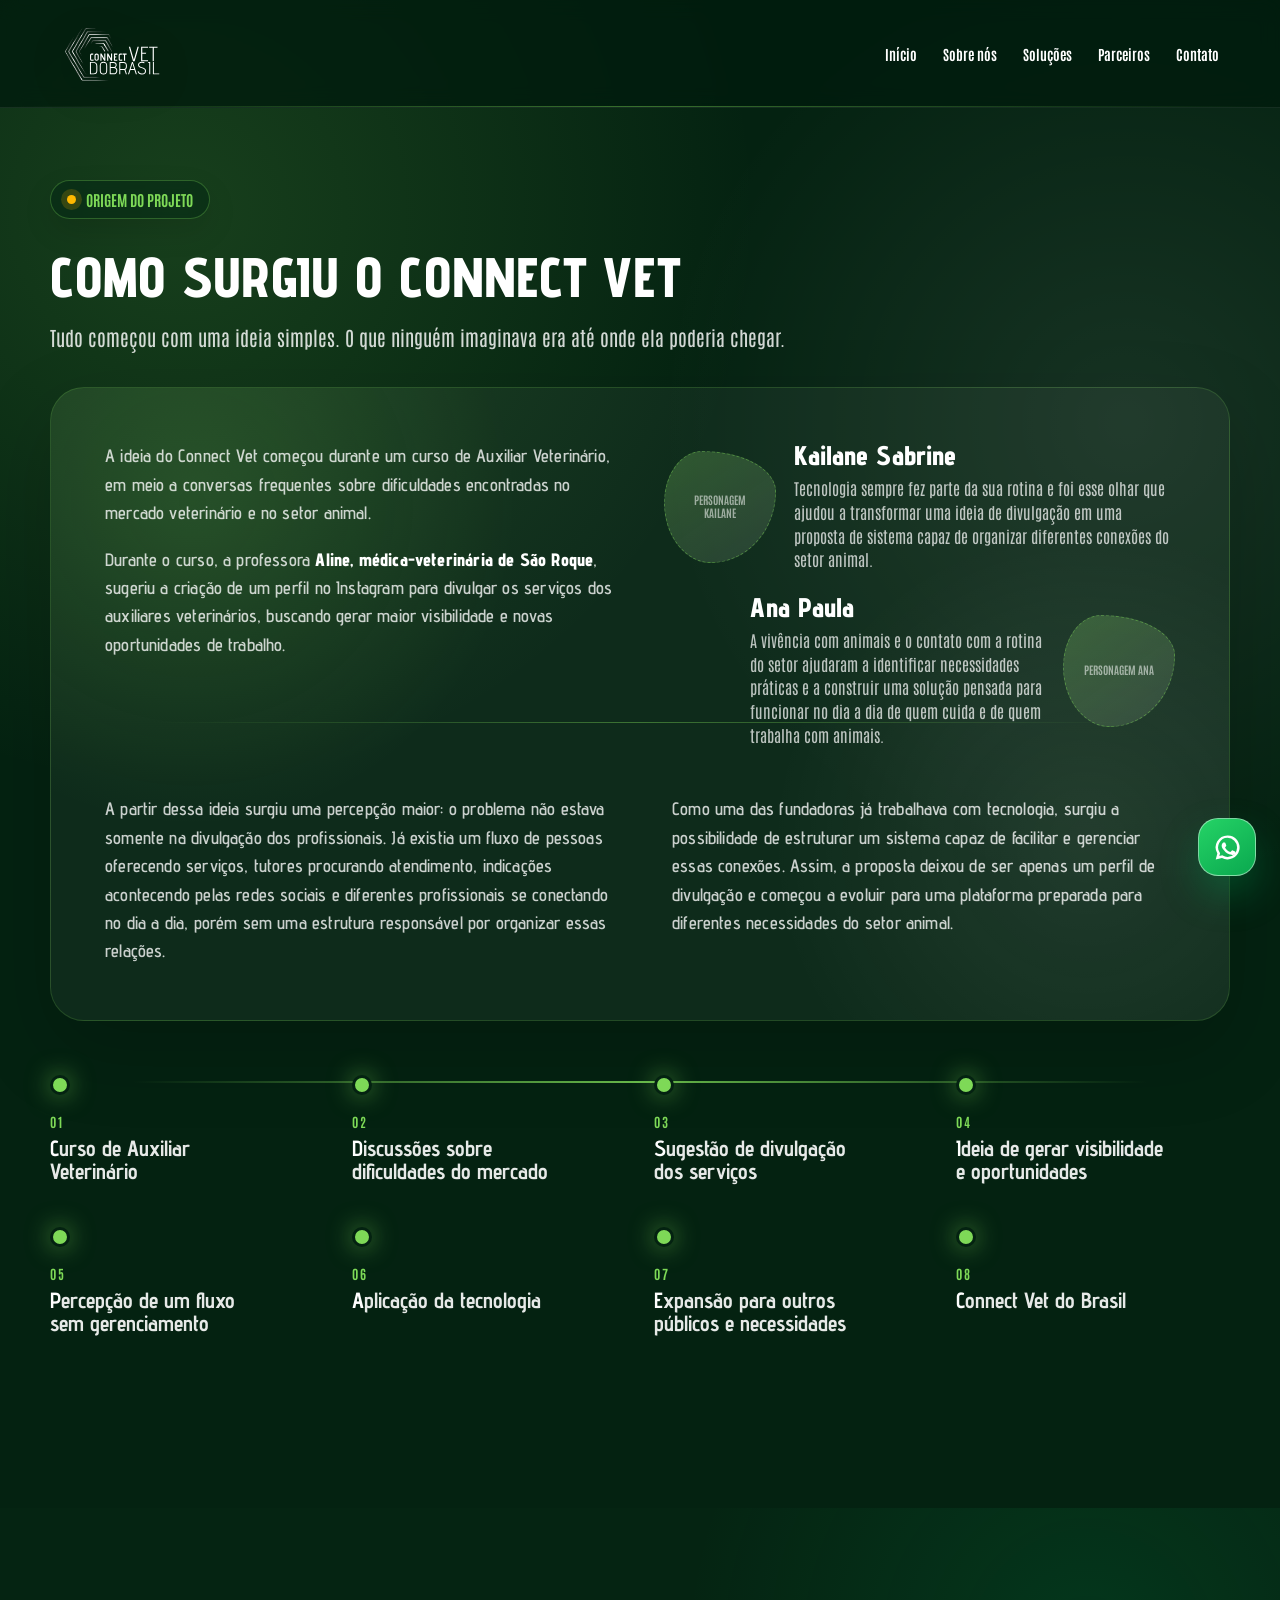
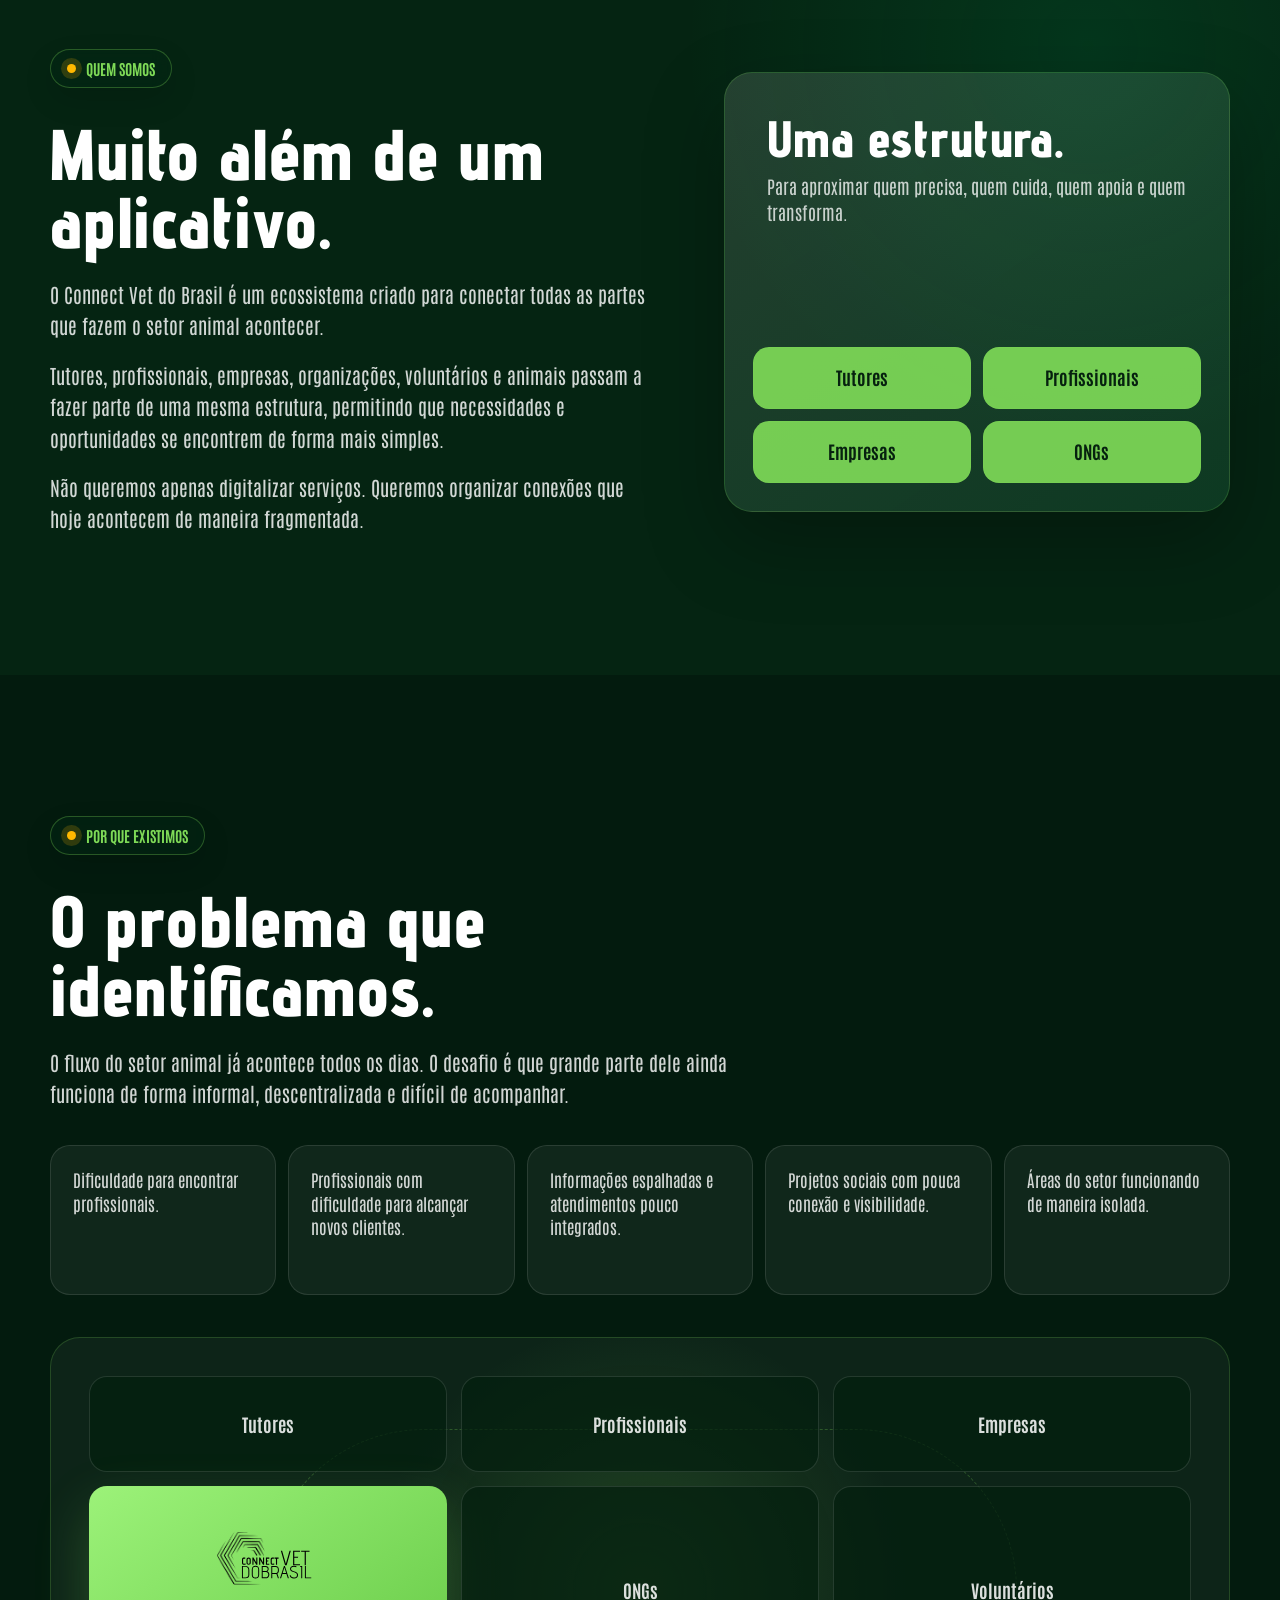
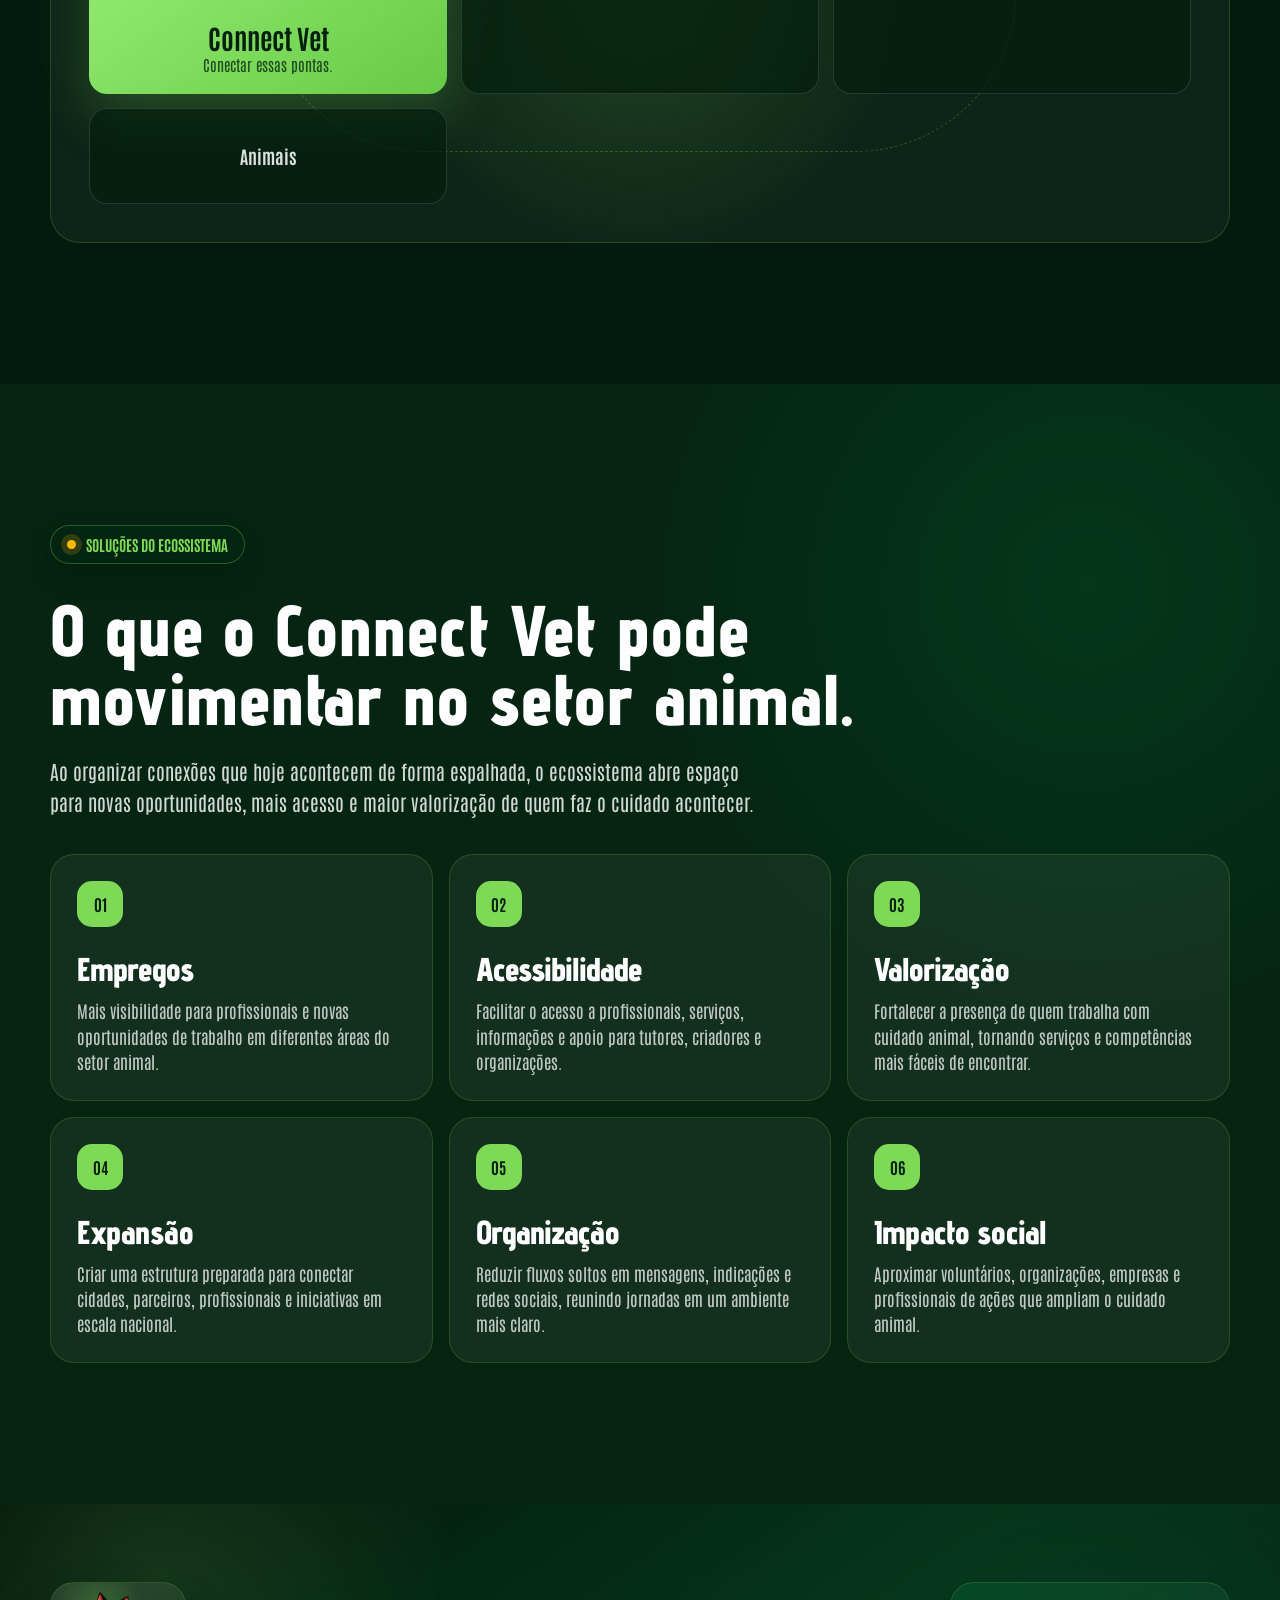
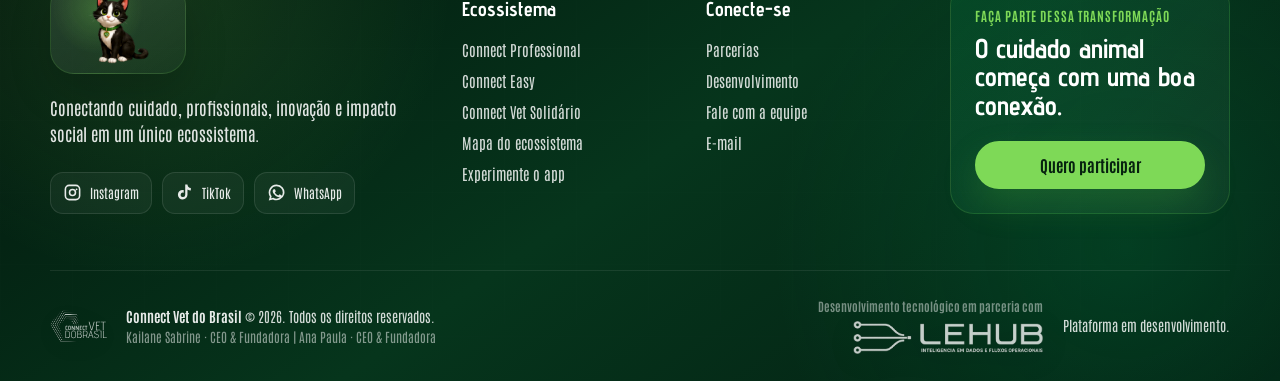
<file: pages/sobre.html>
<!DOCTYPE html>
<html lang="pt-BR">
<head>
  <meta charset="utf-8">
  <meta content="width=device-width, initial-scale=1.0" name="viewport">
  <meta content="Conheça o propósito do Connect Vet do Brasil, um ecossistema digital criado para aproximar pessoas, profissionais, organizações e oportunidades no setor animal." name="description">
  <meta content="#063a1d" name="theme-color">
  <title>Sobre Nós | Connect Vet do Brasil</title>
  <link href="https://fonts.googleapis.com" rel="preconnect">
  <link crossorigin href="https://fonts.gstatic.com" rel="preconnect">
  <link href="https://fonts.googleapis.com/css2?family=Advent+Pro:wght@500;600;700&amp;family=Antonio:wght@400;500;600;700&amp;display=swap" rel="stylesheet">
  <link href="../css/style.css?v=20260812-sobre01" rel="stylesheet">
</head>
<body class="page-sobre">
  <header class="header">
    <div class="container nav">
      <a aria-label="Connect Vet do Brasil" class="brand" href="../index.html">
        <img alt="Connect Vet do Brasil" class="logo-header" src="../assets/svg/P_B.svg">
      </a>

      <nav>
        <ul class="menu" id="menu">
          <li><a href="../index.html">Início</a></li>
          <li><a class="active" href="sobre.html" aria-current="page">Sobre nós</a></li>
          <li class="has-submenu">
            <a href="#">Soluções</a>
            <ul class="submenu">
              <li><a href="connect/professional.html">Professional</a></li>
              <li><a href="connect/easy.html">Easy</a></li>
              <li><a href="connect/solidario.html">Solidário</a></li>
            </ul>
          </li>
          <li><a href="parceiros.html">Parceiros</a></li>
          <li><a href="contato.html">Contato</a></li>
        </ul>
      </nav>

      <button aria-controls="menu" aria-expanded="false" aria-label="Abrir menu" class="menu-toggle" id="menuToggle" type="button">
        <span></span>
        <span></span>
        <span></span>
      </button>
    </div>
  </header>

  <main>
    <section class="sobre-section sobre-origem">
      <div class="container">
        <div class="sobre-origin-intro reveal">
          <span class="eyebrow">Origem do projeto</span>
          <h2>COMO SURGIU O CONNECT VET</h2>
          <p>Tudo começou com uma ideia simples. O que ninguém imaginava era até onde ela poderia chegar.</p>
        </div>

        <div class="sobre-origin-composition reveal">
          <div class="sobre-origin-text-block origin-start">
            <p>A ideia do Connect Vet começou durante um curso de Auxiliar Veterinário, em meio a conversas frequentes sobre dificuldades encontradas no mercado veterinário e no setor animal.</p>
            <p>Durante o curso, a professora <strong>Aline, médica-veterinária de São Roque</strong>, sugeriu a criação de um perfil no Instagram para divulgar os serviços dos auxiliares veterinários, buscando gerar maior visibilidade e novas oportunidades de trabalho.</p>
          </div>

          <div class="sobre-origin-text-block origin-evolution">
            <p>A partir dessa ideia surgiu uma percepção maior: o problema não estava somente na divulgação dos profissionais. Já existia um fluxo de pessoas oferecendo serviços, tutores procurando atendimento, indicações acontecendo pelas redes sociais e diferentes profissionais se conectando no dia a dia, porém sem uma estrutura responsável por organizar essas relações.</p>
            <p>Como uma das fundadoras já trabalhava com tecnologia, surgiu a possibilidade de estruturar um sistema capaz de facilitar e gerenciar essas conexões. Assim, a proposta deixou de ser apenas um perfil de divulgação e começou a evoluir para uma plataforma preparada para diferentes necessidades do setor animal.</p>
          </div>

          <div class="sobre-origin-people" aria-label="Fundadoras conectadas à origem do projeto">
            <article class="sobre-person sobre-person-kailane">
              <div class="sobre-person-figure" aria-hidden="true"><span>Personagem Kailane</span></div>
              <div>
                <strong>Kailane Sabrine</strong>
                <p>Tecnologia sempre fez parte da sua rotina e foi esse olhar que ajudou a transformar uma ideia de divulgação em uma proposta de sistema capaz de organizar diferentes conexões do setor animal.</p>
              </div>
            </article>

            <article class="sobre-person sobre-person-ana">
              <div>
                <strong>Ana Paula</strong>
                <p>A vivência com animais e o contato com a rotina do setor ajudaram a identificar necessidades práticas e a construir uma solução pensada para funcionar no dia a dia de quem cuida e de quem trabalha com animais.</p>
              </div>
              <div class="sobre-person-figure" aria-hidden="true"><span>Personagem Ana</span></div>
            </article>
          </div>

        </div>

        <div class="sobre-origin-timeline" aria-label="Linha de evolução da ideia">
          <article class="reveal">
            <span>01</span>
            <strong>Curso de Auxiliar Veterinário</strong>
          </article>
          <article class="reveal">
            <span>02</span>
            <strong>Discussões sobre dificuldades do mercado</strong>
          </article>
          <article class="reveal">
            <span>03</span>
            <strong>Sugestão de divulgação dos serviços</strong>
          </article>
          <article class="reveal">
            <span>04</span>
            <strong>Ideia de gerar visibilidade e oportunidades</strong>
          </article>
          <article class="reveal">
            <span>05</span>
            <strong>Percepção de um fluxo sem gerenciamento</strong>
          </article>
          <article class="reveal">
            <span>06</span>
            <strong>Aplicação da tecnologia</strong>
          </article>
          <article class="reveal">
            <span>07</span>
            <strong>Expansão para outros públicos e necessidades</strong>
          </article>
          <article class="reveal">
            <span>08</span>
            <strong>Connect Vet do Brasil</strong>
          </article>
        </div>
      </div>
    </section>

    <section class="sobre-section sobre-quem">
      <div class="container sobre-split">
        <div class="sobre-copy reveal">
          <span class="eyebrow">Quem somos</span>
          <h2>Muito além de um aplicativo.</h2>
          <p>O Connect Vet do Brasil é um ecossistema criado para conectar todas as partes que fazem o setor animal acontecer.</p>
          <p>Tutores, profissionais, empresas, organizações, voluntários e animais passam a fazer parte de uma mesma estrutura, permitindo que necessidades e oportunidades se encontrem de forma mais simples.</p>
          <p>Não queremos apenas digitalizar serviços. Queremos organizar conexões que hoje acontecem de maneira fragmentada.</p>
        </div>

        <div class="sobre-human-panel reveal">
          <div>
            <strong>Uma estrutura.</strong>
            <span>Para aproximar quem precisa, quem cuida, quem apoia e quem transforma.</span>
          </div>
          <div class="sobre-thread" aria-hidden="true">
            <span>Tutores</span>
            <span>Profissionais</span>
            <span>Empresas</span>
            <span>ONGs</span>
          </div>
        </div>
      </div>
    </section>

    <section class="sobre-section sobre-problema">
      <div class="container">
        <div class="sobre-heading reveal">
          <span class="eyebrow">Por que existimos</span>
          <h2>O problema que identificamos.</h2>
          <p>O fluxo do setor animal já acontece todos os dias. O desafio é que grande parte dele ainda funciona de forma informal, descentralizada e difícil de acompanhar.</p>
        </div>

        <div class="sobre-problem-grid">
          <article class="sobre-problem-card reveal">Dificuldade para encontrar profissionais.</article>
          <article class="sobre-problem-card reveal">Profissionais com dificuldade para alcançar novos clientes.</article>
          <article class="sobre-problem-card reveal">Informações espalhadas e atendimentos pouco integrados.</article>
          <article class="sobre-problem-card reveal">Projetos sociais com pouca conexão e visibilidade.</article>
          <article class="sobre-problem-card reveal">Áreas do setor funcionando de maneira isolada.</article>
        </div>

        <div class="sobre-connect-map reveal" aria-label="Mapa de conexão do ecossistema">
          <div class="sobre-map-node">Tutores</div>
          <div class="sobre-map-node">Profissionais</div>
          <div class="sobre-map-node">Empresas</div>
          <div class="sobre-map-center">
            <img alt="" src="../assets/svg/P_B.svg">
            <strong>Connect Vet</strong>
            <span>Conectar essas pontas.</span>
          </div>
          <div class="sobre-map-node">ONGs</div>
          <div class="sobre-map-node">Voluntários</div>
          <div class="sobre-map-node">Animais</div>
        </div>
      </div>
    </section>

    <section class="sobre-section sobre-solucoes-impacto">
      <div class="container">
        <div class="sobre-heading reveal">
          <span class="eyebrow">Soluções do ecossistema</span>
          <h2>O que o Connect Vet pode movimentar no setor animal.</h2>
          <p>Ao organizar conexões que hoje acontecem de forma espalhada, o ecossistema abre espaço para novas oportunidades, mais acesso e maior valorização de quem faz o cuidado acontecer.</p>
        </div>

        <div class="sobre-impact-solutions-grid">
          <article class="sobre-impact-solution reveal">
            <span>01</span>
            <h3>Empregos</h3>
            <p>Mais visibilidade para profissionais e novas oportunidades de trabalho em diferentes áreas do setor animal.</p>
          </article>
          <article class="sobre-impact-solution reveal">
            <span>02</span>
            <h3>Acessibilidade</h3>
            <p>Facilitar o acesso a profissionais, serviços, informações e apoio para tutores, criadores e organizações.</p>
          </article>
          <article class="sobre-impact-solution reveal">
            <span>03</span>
            <h3>Valorização</h3>
            <p>Fortalecer a presença de quem trabalha com cuidado animal, tornando serviços e competências mais fáceis de encontrar.</p>
          </article>
          <article class="sobre-impact-solution reveal">
            <span>04</span>
            <h3>Expansão</h3>
            <p>Criar uma estrutura preparada para conectar cidades, parceiros, profissionais e iniciativas em escala nacional.</p>
          </article>
          <article class="sobre-impact-solution reveal">
            <span>05</span>
            <h3>Organização</h3>
            <p>Reduzir fluxos soltos em mensagens, indicações e redes sociais, reunindo jornadas em um ambiente mais claro.</p>
          </article>
          <article class="sobre-impact-solution reveal">
            <span>06</span>
            <h3>Impacto social</h3>
            <p>Aproximar voluntários, organizações, empresas e profissionais de ações que ampliam o cuidado animal.</p>
          </article>
        </div>
      </div>
    </section>

  </main>

  <footer class="footer">
    <div class="container footer-main">
      <div class="footer-brand">
        <div class="footer-brand-visual" aria-hidden="true">
          <img alt="" decoding="async" loading="lazy" src="../assets/icons/Mia.webp">
        </div>
        <p>Conectando cuidado, profissionais, inovação e impacto social em um único ecossistema.</p>
        <div class="footer-socials" aria-label="Redes sociais">
          <a aria-label="Instagram do Connect Vet" href="https://www.instagram.com/connectvetdobrasil/" rel="noopener noreferrer" target="_blank">
            <svg aria-hidden="true" class="brand-icon" viewBox="0 0 24 24"><path d="M7.8 2h8.4A5.8 5.8 0 0 1 22 7.8v8.4a5.8 5.8 0 0 1-5.8 5.8H7.8A5.8 5.8 0 0 1 2 16.2V7.8A5.8 5.8 0 0 1 7.8 2Zm0 2A3.8 3.8 0 0 0 4 7.8v8.4A3.8 3.8 0 0 0 7.8 20h8.4a3.8 3.8 0 0 0 3.8-3.8V7.8A3.8 3.8 0 0 0 16.2 4H7.8Zm4.2 3.25A4.75 4.75 0 1 1 12 16.75 4.75 4.75 0 0 1 12 7.25Zm0 2A2.75 2.75 0 1 0 12 14.75 2.75 2.75 0 0 0 12 9.25Zm5.15-2.45a1.15 1.15 0 1 1-1.15 1.15 1.15 1.15 0 0 1 1.15-1.15Z"/></svg>
            <span>Instagram</span>
          </a>
          <a aria-label="TikTok do Connect Vet" href="https://www.tiktok.com/@connectvetdobrasil" rel="noopener noreferrer" target="_blank">
            <svg aria-hidden="true" class="brand-icon" viewBox="0 0 24 24"><path d="M15.7 2c.35 2.66 1.85 4.25 4.3 4.42v3.08a7.84 7.84 0 0 1-4.25-1.24v6.5A6.03 6.03 0 1 1 9.72 8.8c.43 0 .85.04 1.26.13v3.28a2.86 2.86 0 1 0 1.92 2.7V2h2.8Z"/></svg>
            <span>TikTok</span>
          </a>
          <a aria-label="WhatsApp do Connect Vet" href="https://wa.me/5515996451575" rel="noopener noreferrer" target="_blank">
            <svg aria-hidden="true" class="brand-icon" viewBox="0 0 24 24"><path d="M12.04 2a9.86 9.86 0 0 0-8.45 14.95L2.25 22l5.18-1.31A9.93 9.93 0 1 0 12.04 2Zm0 2a7.9 7.9 0 0 1 0 15.8 7.8 7.8 0 0 1-3.97-1.08l-.38-.22-2.45.62.64-2.35-.25-.4A7.9 7.9 0 0 1 12.04 4Zm-3.2 3.9c-.18 0-.47.07-.72.34-.25.27-.95.93-.95 2.26s.98 2.62 1.12 2.8c.14.18 1.9 3.03 4.73 4.13 2.35.92 2.83.74 3.34.69.51-.05 1.65-.67 1.88-1.32.23-.65.23-1.2.16-1.32-.07-.12-.25-.19-.53-.33l-1.56-.77c-.28-.14-.48-.21-.68.07-.2.28-.78.91-.95 1.1-.17.18-.35.2-.64.07-.29-.14-1.22-.45-2.32-1.44-.86-.76-1.44-1.71-1.61-2-.17-.29-.02-.45.13-.59.13-.13.29-.35.43-.52.14-.18.19-.29.29-.49.1-.2.05-.37-.02-.52l-.71-1.7c-.19-.46-.38-.45-.54-.46h-.47Z"/></svg>
            <span>WhatsApp</span>
          </a>
        </div>
      </div>

      <div class="footer-column">
        <strong>Ecossistema</strong>
        <a href="connect/professional.html">Connect Professional</a>
        <a href="connect/easy.html">Connect Easy</a>
        <a href="connect/solidario.html">Connect Vet Solidário</a>
        <a href="../index.html#mapa-ecossistema">Mapa do ecossistema</a>
        <a href="../index.html#experiencia-app">Experimente o app</a>
      </div>

      <div class="footer-column">
        <strong>Conecte-se</strong>
        <a href="parceiros.html">Parcerias</a>
        <a href="../index.html#desenvolvimento">Desenvolvimento</a>
        <a href="../index.html#contatos">Fale com a equipe</a>
        <a href="mailto:contato@connectvetdobrasil.com.br">E-mail</a>
      </div>

      <div class="footer-cta">
        <span>Faça parte dessa transformação</span>
        <strong>O cuidado animal começa com uma boa conexão.</strong>
        <a class="btn btn-primary" href="../index.html#contatos">Quero participar</a>
      </div>
    </div>

    <div class="container footer-bottom">
      <div class="footer-legal">
        <div class="footer-connect-signature">
          <img alt="Connect Vet do Brasil" src="../assets/svg/P_B.svg">
          <div>
            <p><strong>Connect Vet do Brasil</strong> © 2026. Todos os direitos reservados.</p>
            <p class="footer-founders">Kailane Sabrine · CEO &amp; Fundadora | Ana Paula · CEO &amp; Fundadora</p>
          </div>
        </div>
      </div>
      <div class="footer-tech-partner" aria-label="Parceira de desenvolvimento tecnológico">
        <span>Desenvolvimento tecnológico em parceria com</span>
        <img alt="LEHUB - Inteligência em Dados e Fluxos Operacionais" src="../assets/img/lehub-logo-transparent.png">
      </div>
      <p class="footer-platform">Plataforma em desenvolvimento.</p>
    </div>
  </footer>

  <a aria-label="Conversar pelo WhatsApp" class="whatsapp-float" href="https://wa.me/5515996451575" rel="noopener noreferrer" target="_blank">
    <svg aria-hidden="true" class="brand-icon" viewBox="0 0 24 24"><path d="M12.04 2a9.86 9.86 0 0 0-8.45 14.95L2.25 22l5.18-1.31A9.93 9.93 0 1 0 12.04 2Zm0 2a7.9 7.9 0 0 1 0 15.8 7.8 7.8 0 0 1-3.97-1.08l-.38-.22-2.45.62.64-2.35-.25-.4A7.9 7.9 0 0 1 12.04 4Zm-3.2 3.9c-.18 0-.47.07-.72.34-.25.27-.95.93-.95 2.26s.98 2.62 1.12 2.8c.14.18 1.9 3.03 4.73 4.13 2.35.92 2.83.74 3.34.69.51-.05 1.65-.67 1.88-1.32.23-.65.23-1.2.16-1.32-.07-.12-.25-.19-.53-.33l-1.56-.77c-.28-.14-.48-.21-.68.07-.2.28-.78.91-.95 1.1-.17.18-.35.2-.64.07-.29-.14-1.22-.45-2.32-1.44-.86-.76-1.44-1.71-1.61-2-.17-.29-.02-.45.13-.59.13-.13.29-.35.43-.52.14-.18.19-.29.29-.49.1-.2.05-.37-.02-.52l-.71-1.7c-.19-.46-.38-.45-.54-.46h-.47Z"/></svg>
  </a>

  <script src="../js/script.js?v=20260617-visual18"></script>
</body>
</html>
</file>
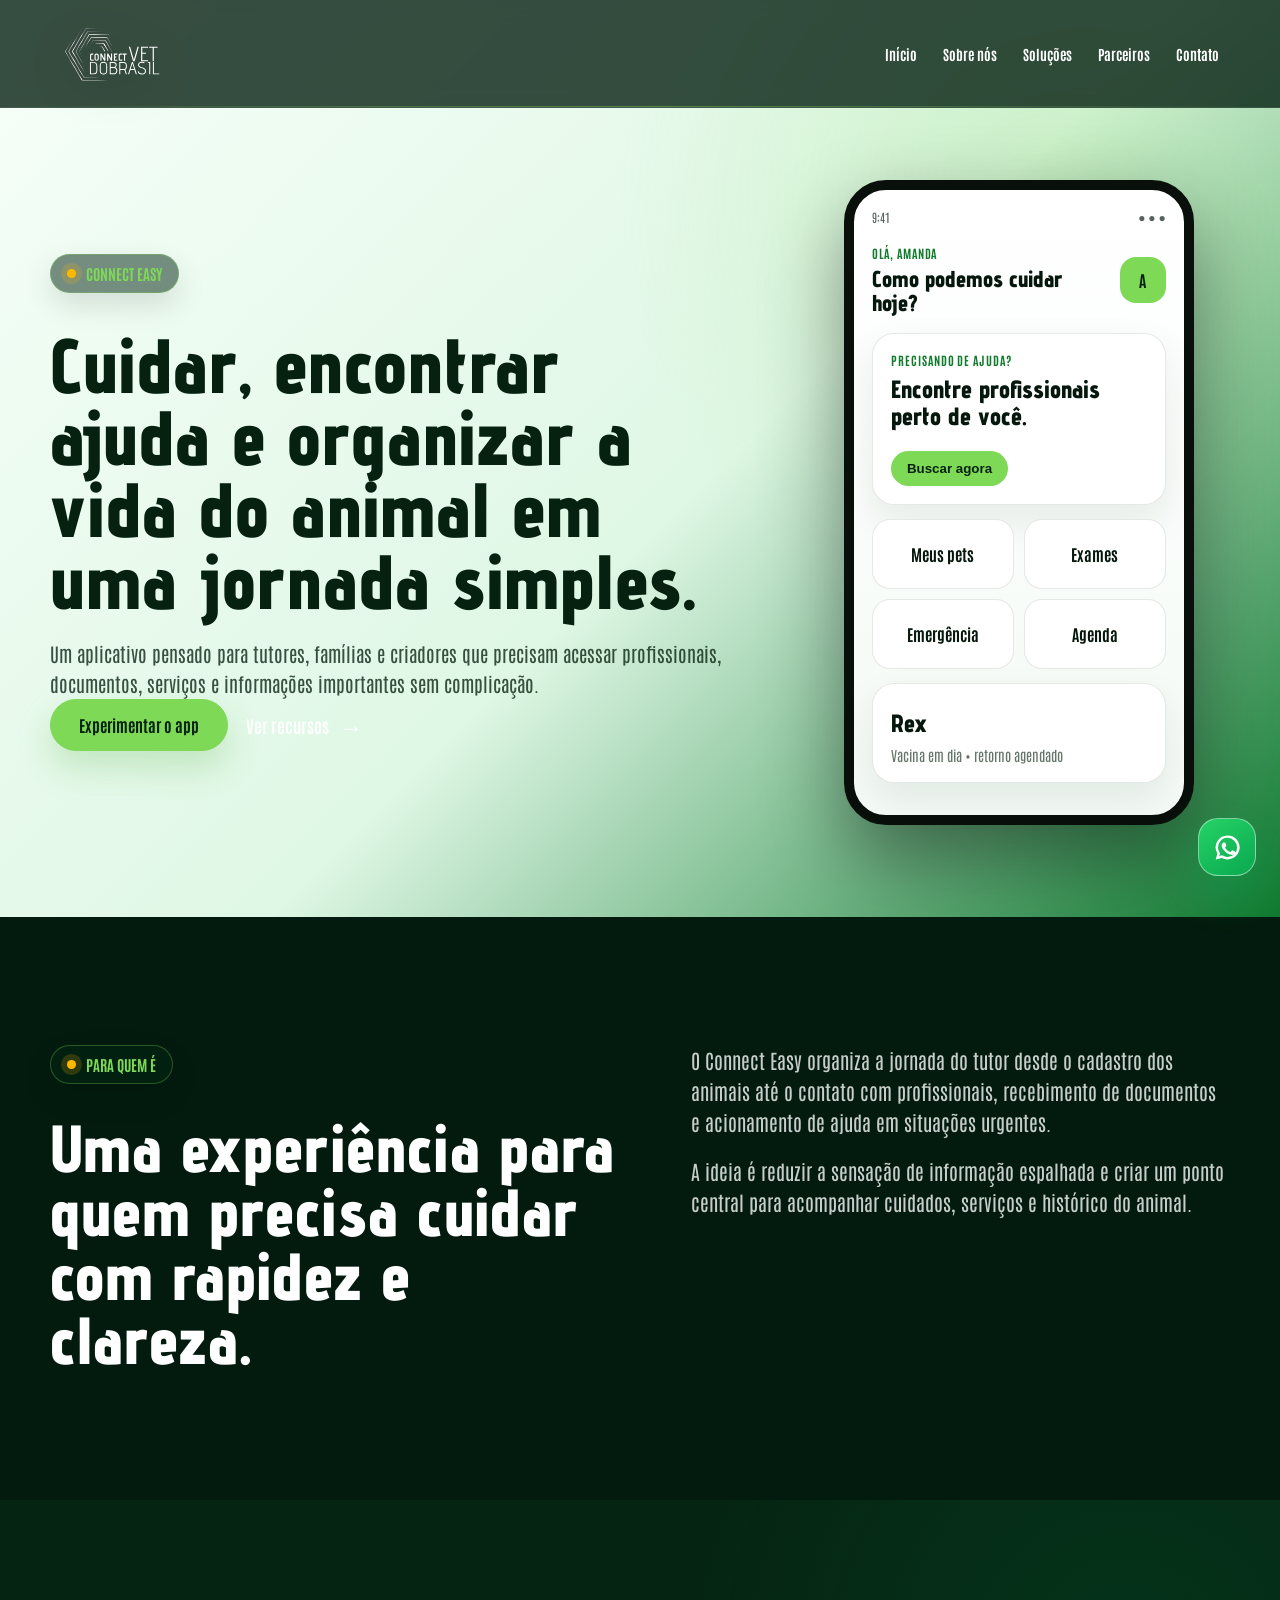
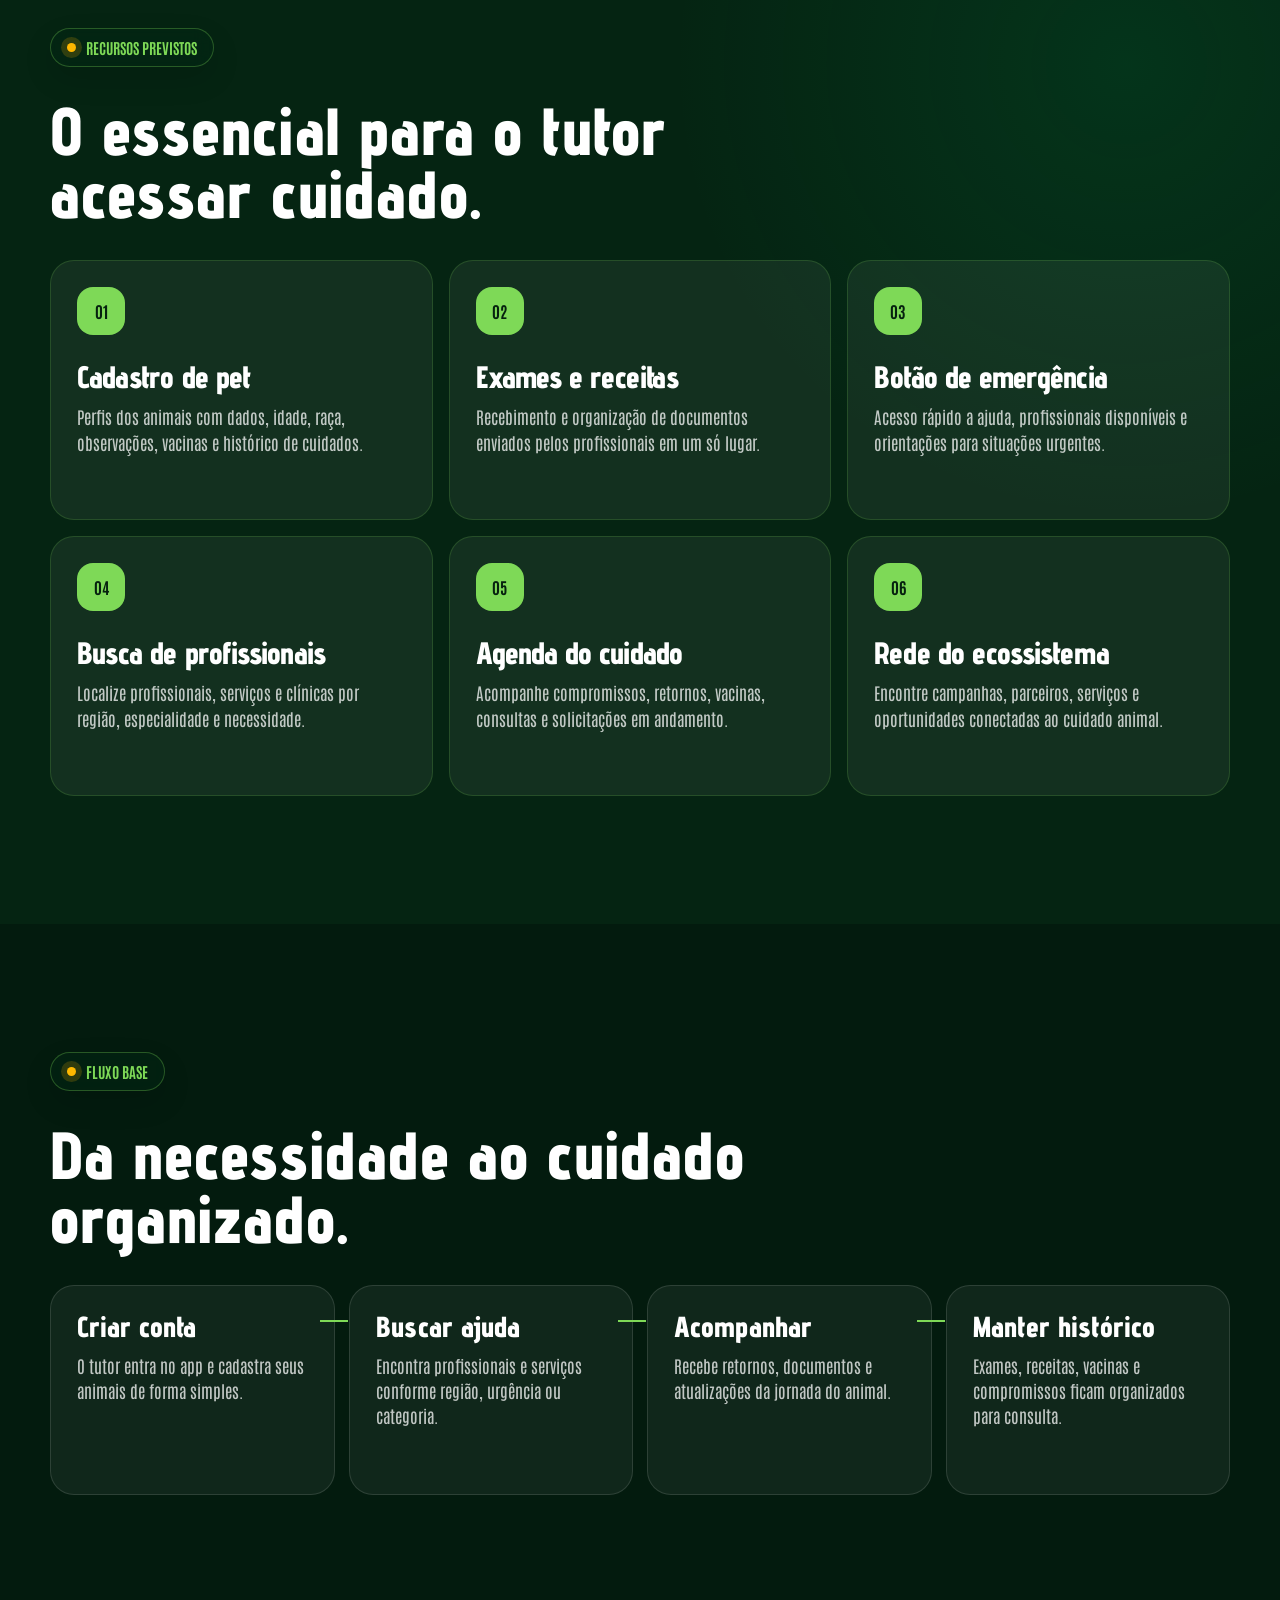
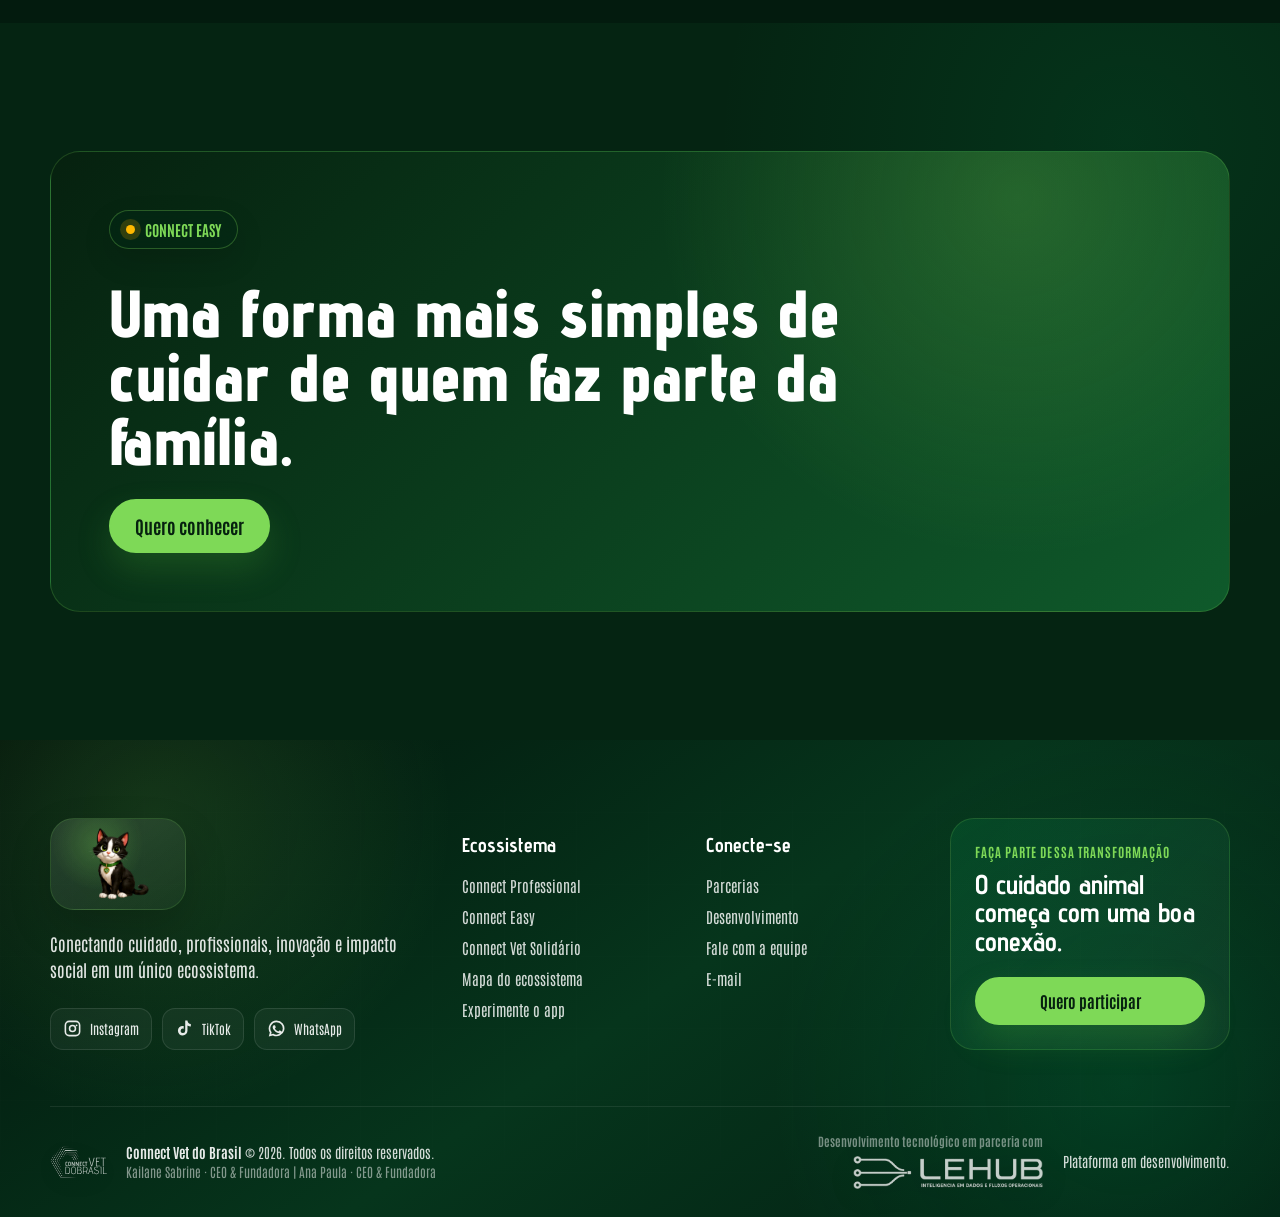
<file: pages/connect/easy.html>
<!DOCTYPE html>
<html lang="pt-BR">
<head>
  <meta charset="utf-8">
  <meta content="width=device-width, initial-scale=1.0" name="viewport">
  <meta content="Connect Easy: solução do Connect Vet para tutores, famílias e criadores encontrarem profissionais, organizarem informações do pet e acessarem cuidado com mais facilidade." name="description">
  <meta content="#063a1d" name="theme-color">
  <title>Connect Easy | Connect Vet do Brasil</title>
  <link href="https://fonts.googleapis.com" rel="preconnect">
  <link crossorigin href="https://fonts.gstatic.com" rel="preconnect">
  <link href="https://fonts.googleapis.com/css2?family=Advent+Pro:wght@500;600;700&amp;family=Antonio:wght@400;500;600;700&amp;display=swap" rel="stylesheet">
  <link href="../../css/style.css?v=20260812-solucoes01" rel="stylesheet">
</head>
<body class="page-interna page-solution solution-easy">
  <header class="header">
    <div class="container nav">
      <a aria-label="Connect Vet do Brasil" class="brand" href="../../index.html">
        <img alt="Connect Vet do Brasil" class="logo-header" src="../../assets/svg/P_B.svg">
      </a>
      <nav>
        <ul class="menu" id="menu">
          <li><a href="../../index.html">Início</a></li>
          <li><a href="../sobre.html">Sobre nós</a></li>
          <li class="has-submenu">
            <a class="active" href="#" aria-current="page">Soluções</a>
            <ul class="submenu">
              <li><a href="professional.html">Professional</a></li>
              <li><a href="easy.html">Easy</a></li>
              <li><a href="solidario.html">Solidário</a></li>
            </ul>
          </li>
          <li><a href="../parceiros.html">Parceiros</a></li>
          <li><a href="../contato.html">Contato</a></li>
        </ul>
      </nav>
      <button aria-controls="menu" aria-expanded="false" aria-label="Abrir menu" class="menu-toggle" id="menuToggle" type="button">
        <span></span><span></span><span></span>
      </button>
    </div>
  </header>

  <main>
    <section class="solution-hero">
      <div class="container solution-hero-grid">
        <div class="solution-copy reveal">
          <span class="eyebrow">Connect Easy</span>
          <h1>Cuidar, encontrar ajuda e organizar a vida do animal em uma jornada simples.</h1>
          <p>Um aplicativo pensado para tutores, famílias e criadores que precisam acessar profissionais, documentos, serviços e informações importantes sem complicação.</p>
          <div class="hero-actions">
            <a class="hero-btn" href="../../index.html#experiencia-app">Experimentar o app</a>
            <a class="hero-link" href="#easy-recursos">Ver recursos <span aria-hidden="true">→</span></a>
          </div>
        </div>

        <div class="solution-device easy-device reveal" aria-label="Prévia do Connect Easy">
          <div class="solution-phone light">
            <div class="phone-status"><span>9:41</span><span>● ● ●</span></div>
            <div class="phone-header">
              <div><small>Olá, Amanda</small><strong>Como podemos cuidar hoje?</strong></div>
              <span class="phone-avatar">A</span>
            </div>
            <div class="phone-card easy-highlight">
              <small>Precisando de ajuda?</small>
              <strong>Encontre profissionais perto de você.</strong>
              <button>Buscar agora</button>
            </div>
            <div class="phone-grid">
              <span>Meus pets</span><span>Exames</span><span>Emergência</span><span>Agenda</span>
            </div>
            <div class="phone-card pet-card">
              <strong>Rex</strong>
              <span>Vacina em dia • retorno agendado</span>
            </div>
          </div>
        </div>
      </div>
    </section>

    <section class="solution-section">
      <div class="container solution-intro-grid">
        <div class="solution-heading reveal">
          <span class="eyebrow">Para quem é</span>
          <h2>Uma experiência para quem precisa cuidar com rapidez e clareza.</h2>
        </div>
        <div class="solution-text-block reveal">
          <p>O Connect Easy organiza a jornada do tutor desde o cadastro dos animais até o contato com profissionais, recebimento de documentos e acionamento de ajuda em situações urgentes.</p>
          <p>A ideia é reduzir a sensação de informação espalhada e criar um ponto central para acompanhar cuidados, serviços e histórico do animal.</p>
        </div>
      </div>
    </section>

    <section class="solution-section" id="easy-recursos">
      <div class="container">
        <div class="solution-heading reveal">
          <span class="eyebrow">Recursos previstos</span>
          <h2>O essencial para o tutor acessar cuidado.</h2>
        </div>
        <div class="solution-feature-grid easy-grid">
          <article class="solution-feature reveal"><span>01</span><h3>Cadastro de pet</h3><p>Perfis dos animais com dados, idade, raça, observações, vacinas e histórico de cuidados.</p></article>
          <article class="solution-feature reveal"><span>02</span><h3>Exames e receitas</h3><p>Recebimento e organização de documentos enviados pelos profissionais em um só lugar.</p></article>
          <article class="solution-feature reveal"><span>03</span><h3>Botão de emergência</h3><p>Acesso rápido a ajuda, profissionais disponíveis e orientações para situações urgentes.</p></article>
          <article class="solution-feature reveal"><span>04</span><h3>Busca de profissionais</h3><p>Localize profissionais, serviços e clínicas por região, especialidade e necessidade.</p></article>
          <article class="solution-feature reveal"><span>05</span><h3>Agenda do cuidado</h3><p>Acompanhe compromissos, retornos, vacinas, consultas e solicitações em andamento.</p></article>
          <article class="solution-feature reveal"><span>06</span><h3>Rede do ecossistema</h3><p>Encontre campanhas, parceiros, serviços e oportunidades conectadas ao cuidado animal.</p></article>
        </div>
      </div>
    </section>

    <section class="solution-section solution-flow">
      <div class="container">
        <div class="solution-heading reveal">
          <span class="eyebrow">Fluxo base</span>
          <h2>Da necessidade ao cuidado organizado.</h2>
        </div>
        <div class="solution-steps">
          <article class="reveal"><strong>Criar conta</strong><p>O tutor entra no app e cadastra seus animais de forma simples.</p></article>
          <article class="reveal"><strong>Buscar ajuda</strong><p>Encontra profissionais e serviços conforme região, urgência ou categoria.</p></article>
          <article class="reveal"><strong>Acompanhar</strong><p>Recebe retornos, documentos e atualizações da jornada do animal.</p></article>
          <article class="reveal"><strong>Manter histórico</strong><p>Exames, receitas, vacinas e compromissos ficam organizados para consulta.</p></article>
        </div>
      </div>
    </section>

    <section class="solution-section solution-final">
      <div class="container solution-final-card reveal">
        <span class="eyebrow">Connect Easy</span>
        <h2>Uma forma mais simples de cuidar de quem faz parte da família.</h2>
        <a class="btn btn-primary" href="../../index.html#contatos">Quero conhecer</a>
      </div>
    </section>
  </main>

  <footer class="footer">
    <div class="container footer-main">
      <div class="footer-brand">
        <div class="footer-brand-visual" aria-hidden="true">
          <img alt="" decoding="async" loading="lazy" src="../../assets/icons/Mia.webp">
        </div>
        <p>Conectando cuidado, profissionais, inovação e impacto social em um único ecossistema.</p>
        <div class="footer-socials" aria-label="Redes sociais">
          <a aria-label="Instagram do Connect Vet" href="https://www.instagram.com/connectvetdobrasil/" rel="noopener noreferrer" target="_blank"><svg aria-hidden="true" class="brand-icon" viewBox="0 0 24 24"><path d="M7.8 2h8.4A5.8 5.8 0 0 1 22 7.8v8.4a5.8 5.8 0 0 1-5.8 5.8H7.8A5.8 5.8 0 0 1 2 16.2V7.8A5.8 5.8 0 0 1 7.8 2Zm0 2A3.8 3.8 0 0 0 4 7.8v8.4A3.8 3.8 0 0 0 7.8 20h8.4a3.8 3.8 0 0 0 3.8-3.8V7.8A3.8 3.8 0 0 0 16.2 4H7.8Zm4.2 3.25A4.75 4.75 0 1 1 12 16.75 4.75 4.75 0 0 1 12 7.25Zm0 2A2.75 2.75 0 1 0 12 14.75 2.75 2.75 0 0 0 12 9.25Zm5.15-2.45a1.15 1.15 0 1 1-1.15 1.15 1.15 1.15 0 0 1 1.15-1.15Z"/></svg><span>Instagram</span></a>
          <a aria-label="TikTok do Connect Vet" href="https://www.tiktok.com/@connectvetdobrasil" rel="noopener noreferrer" target="_blank"><svg aria-hidden="true" class="brand-icon" viewBox="0 0 24 24"><path d="M15.7 2c.35 2.66 1.85 4.25 4.3 4.42v3.08a7.84 7.84 0 0 1-4.25-1.24v6.5A6.03 6.03 0 1 1 9.72 8.8c.43 0 .85.04 1.26.13v3.28a2.86 2.86 0 1 0 1.92 2.7V2h2.8Z"/></svg><span>TikTok</span></a>
          <a aria-label="WhatsApp do Connect Vet" href="https://wa.me/5515996451575" rel="noopener noreferrer" target="_blank"><svg aria-hidden="true" class="brand-icon" viewBox="0 0 24 24"><path d="M12.04 2a9.86 9.86 0 0 0-8.45 14.95L2.25 22l5.18-1.31A9.93 9.93 0 1 0 12.04 2Zm0 2a7.9 7.9 0 0 1 0 15.8 7.8 7.8 0 0 1-3.97-1.08l-.38-.22-2.45.62.64-2.35-.25-.4A7.9 7.9 0 0 1 12.04 4Zm-3.2 3.9c-.18 0-.47.07-.72.34-.25.27-.95.93-.95 2.26s.98 2.62 1.12 2.8c.14.18 1.9 3.03 4.73 4.13 2.35.92 2.83.74 3.34.69.51-.05 1.65-.67 1.88-1.32.23-.65.23-1.2.16-1.32-.07-.12-.25-.19-.53-.33l-1.56-.77c-.28-.14-.48-.21-.68.07-.2.28-.78.91-.95 1.1-.17.18-.35.2-.64.07-.29-.14-1.22-.45-2.32-1.44-.86-.76-1.44-1.71-1.61-2-.17-.29-.02-.45.13-.59.13-.13.29-.35.43-.52.14-.18.19-.29.29-.49.1-.2.05-.37-.02-.52l-.71-1.7c-.19-.46-.38-.45-.54-.46h-.47Z"/></svg><span>WhatsApp</span></a>
        </div>
      </div>
      <div class="footer-column">
        <strong>Ecossistema</strong>
        <a href="professional.html">Connect Professional</a>
        <a href="easy.html">Connect Easy</a>
        <a href="solidario.html">Connect Vet Solidário</a>
        <a href="../../index.html#mapa-ecossistema">Mapa do ecossistema</a>
        <a href="../../index.html#experiencia-app">Experimente o app</a>
      </div>
      <div class="footer-column">
        <strong>Conecte-se</strong>
        <a href="../parceiros.html">Parcerias</a>
        <a href="../../index.html#desenvolvimento">Desenvolvimento</a>
        <a href="../../index.html#contatos">Fale com a equipe</a>
        <a href="mailto:contato@connectvetdobrasil.com.br">E-mail</a>
      </div>
      <div class="footer-cta">
        <span>Faça parte dessa transformação</span>
        <strong>O cuidado animal começa com uma boa conexão.</strong>
        <a class="btn btn-primary" href="../../index.html#contatos">Quero participar</a>
      </div>
    </div>
    <div class="container footer-bottom">
      <div class="footer-legal">
        <div class="footer-connect-signature">
          <img alt="Connect Vet do Brasil" src="../../assets/svg/P_B.svg">
          <div>
            <p><strong>Connect Vet do Brasil</strong> © 2026. Todos os direitos reservados.</p>
            <p class="footer-founders">Kailane Sabrine · CEO &amp; Fundadora | Ana Paula · CEO &amp; Fundadora</p>
          </div>
        </div>
      </div>
      <div class="footer-tech-partner" aria-label="Parceira de desenvolvimento tecnológico">
        <span>Desenvolvimento tecnológico em parceria com</span>
        <img alt="LEHUB - Inteligência em Dados e Fluxos Operacionais" src="../../assets/img/lehub-logo-transparent.png">
      </div>
      <p class="footer-platform">Plataforma em desenvolvimento.</p>
    </div>
  </footer>

  <a aria-label="Conversar pelo WhatsApp" class="whatsapp-float" href="https://wa.me/5515996451575" rel="noopener noreferrer" target="_blank">
    <svg aria-hidden="true" class="brand-icon" viewBox="0 0 24 24"><path d="M12.04 2a9.86 9.86 0 0 0-8.45 14.95L2.25 22l5.18-1.31A9.93 9.93 0 1 0 12.04 2Zm0 2a7.9 7.9 0 0 1 0 15.8 7.8 7.8 0 0 1-3.97-1.08l-.38-.22-2.45.62.64-2.35-.25-.4A7.9 7.9 0 0 1 12.04 4Zm-3.2 3.9c-.18 0-.47.07-.72.34-.25.27-.95.93-.95 2.26s.98 2.62 1.12 2.8c.14.18 1.9 3.03 4.73 4.13 2.35.92 2.83.74 3.34.69.51-.05 1.65-.67 1.88-1.32.23-.65.23-1.2.16-1.32-.07-.12-.25-.19-.53-.33l-1.56-.77c-.28-.14-.48-.21-.68.07-.2.28-.78.91-.95 1.1-.17.18-.35.2-.64.07-.29-.14-1.22-.45-2.32-1.44-.86-.76-1.44-1.71-1.61-2-.17-.29-.02-.45.13-.59.13-.13.29-.35.43-.52.14-.18.19-.29.29-.49.1-.2.05-.37-.02-.52l-.71-1.7c-.19-.46-.38-.45-.54-.46h-.47Z"/></svg>
  </a>

  <script src="../../js/script.js?v=20260617-visual18"></script>
</body>
</html>
</file>
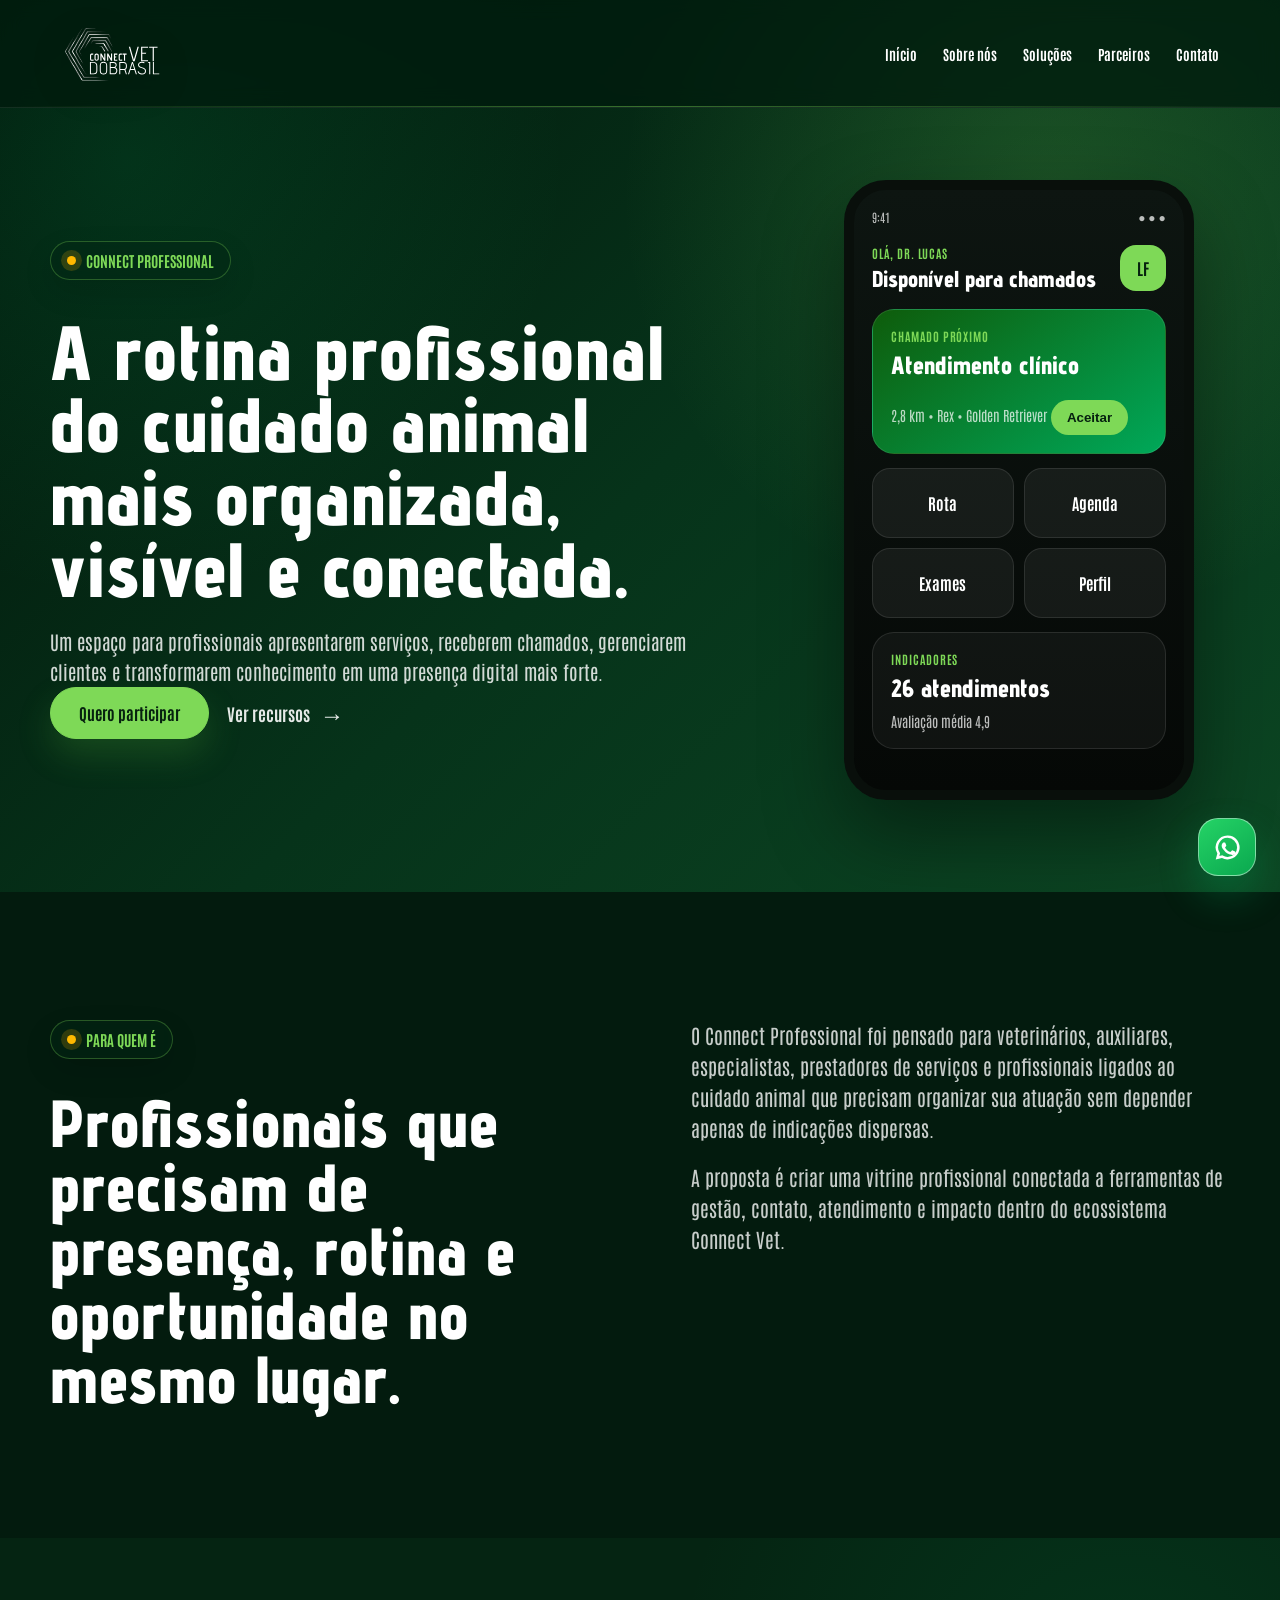
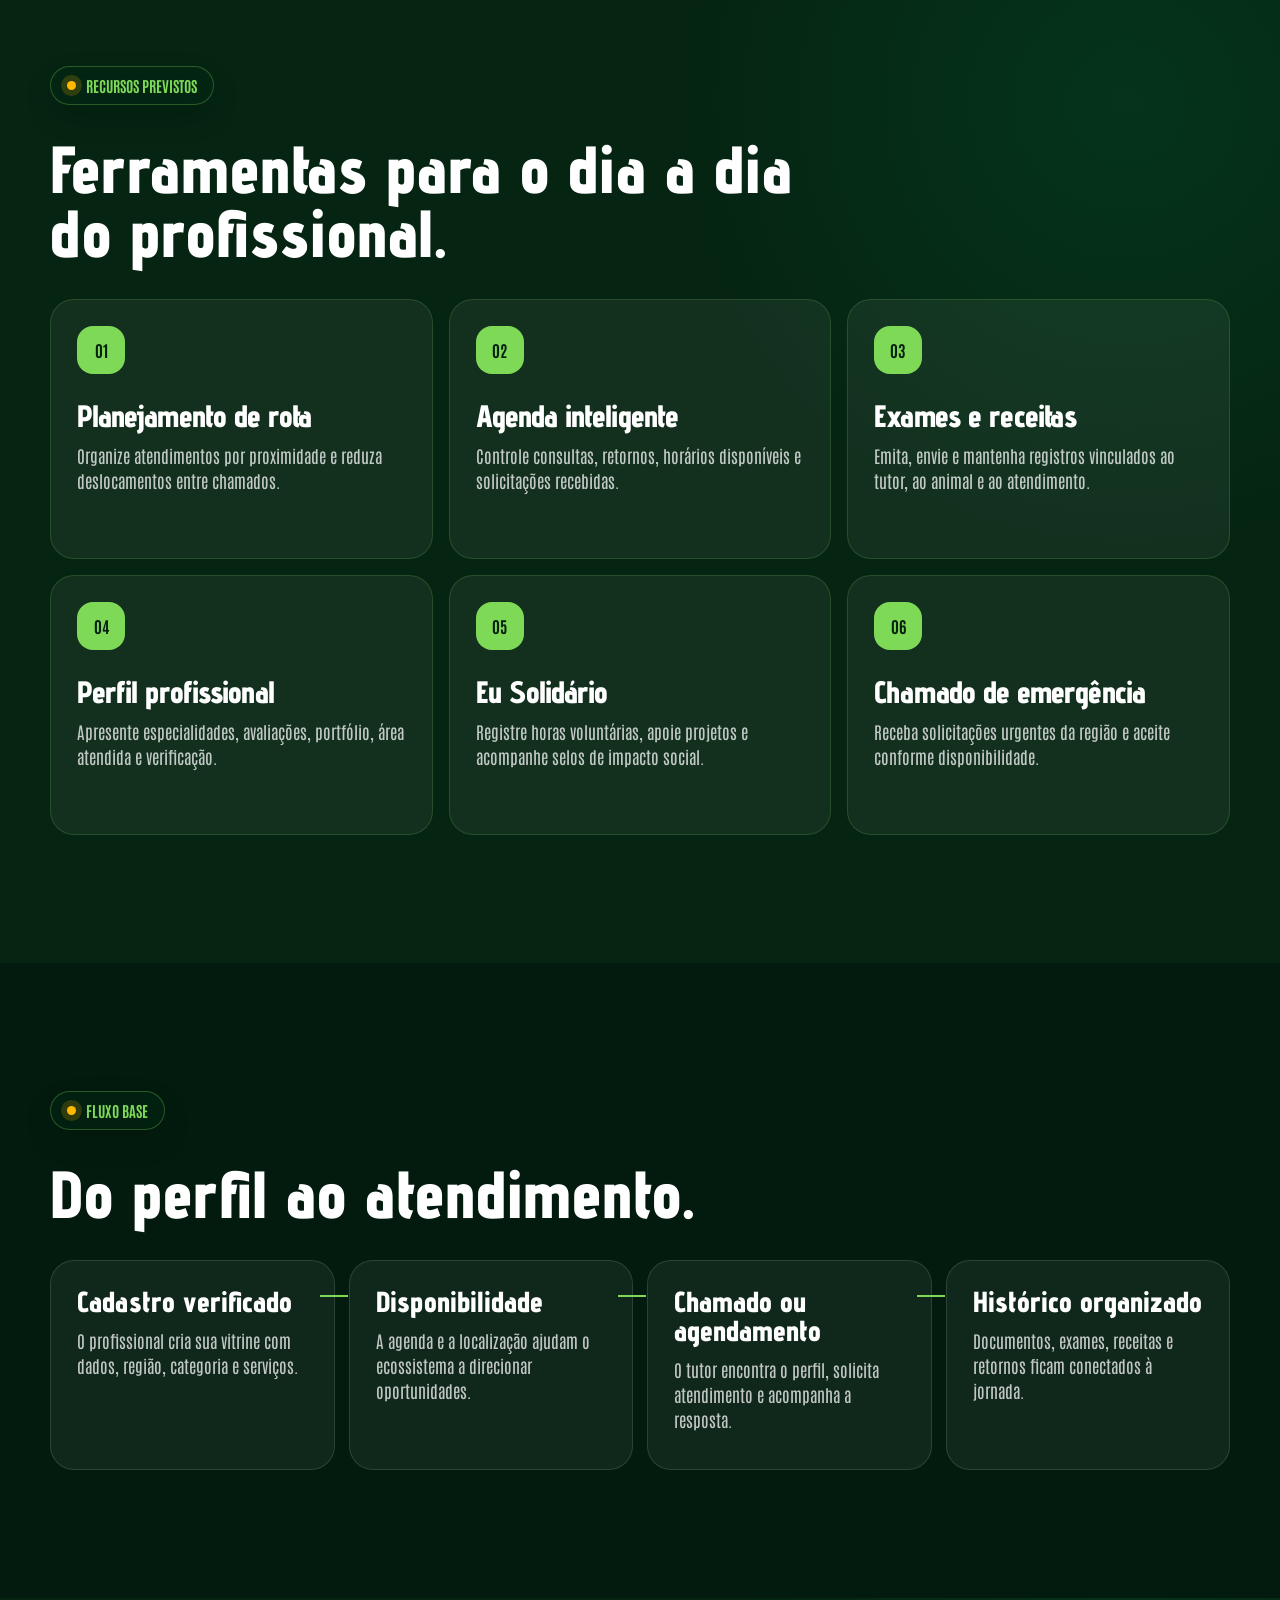
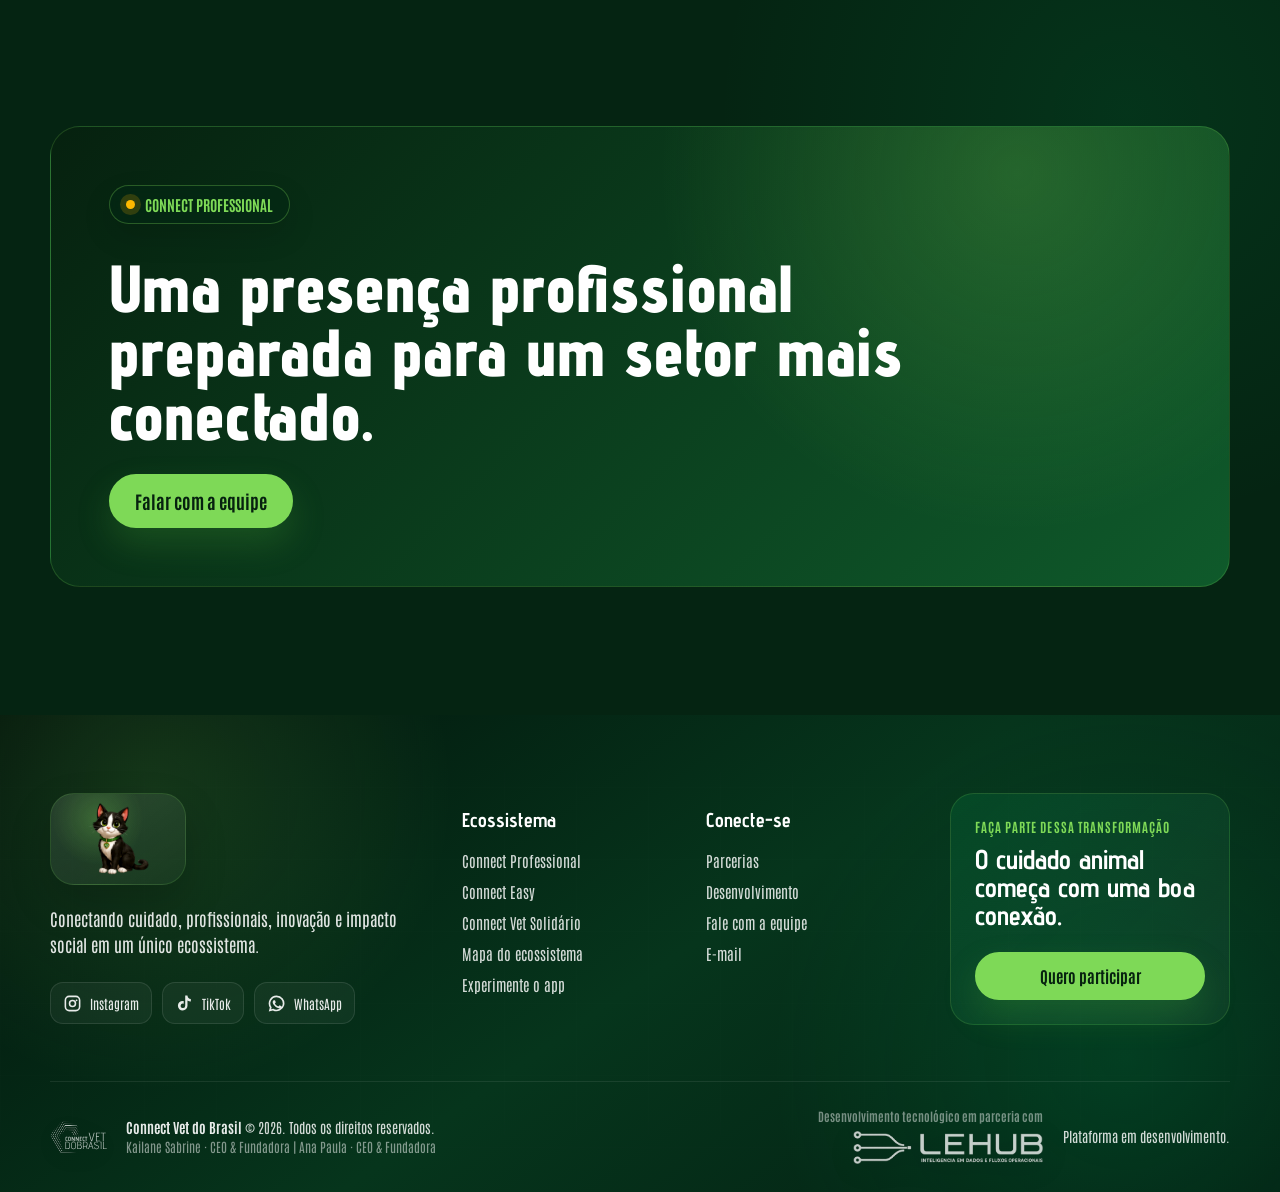
<file: pages/connect/professional.html>
<!DOCTYPE html>
<html lang="pt-BR">
<head>
  <meta charset="utf-8">
  <meta content="width=device-width, initial-scale=1.0" name="viewport">
  <meta content="Connect Professional: solução do Connect Vet para profissionais do setor animal organizarem rotina, chamados, clientes, exames, receitas e presença profissional." name="description">
  <meta content="#063a1d" name="theme-color">
  <title>Connect Professional | Connect Vet do Brasil</title>
  <link href="https://fonts.googleapis.com" rel="preconnect">
  <link crossorigin href="https://fonts.gstatic.com" rel="preconnect">
  <link href="https://fonts.googleapis.com/css2?family=Advent+Pro:wght@500;600;700&amp;family=Antonio:wght@400;500;600;700&amp;display=swap" rel="stylesheet">
  <link href="../../css/style.css?v=20260812-solucoes01" rel="stylesheet">
</head>
<body class="page-interna page-solution solution-professional">
  <header class="header">
    <div class="container nav">
      <a aria-label="Connect Vet do Brasil" class="brand" href="../../index.html">
        <img alt="Connect Vet do Brasil" class="logo-header" src="../../assets/svg/P_B.svg">
      </a>
      <nav>
        <ul class="menu" id="menu">
          <li><a href="../../index.html">Início</a></li>
          <li><a href="../sobre.html">Sobre nós</a></li>
          <li class="has-submenu">
            <a class="active" href="#" aria-current="page">Soluções</a>
            <ul class="submenu">
              <li><a href="professional.html">Professional</a></li>
              <li><a href="easy.html">Easy</a></li>
              <li><a href="solidario.html">Solidário</a></li>
            </ul>
          </li>
          <li><a href="../parceiros.html">Parceiros</a></li>
          <li><a href="../contato.html">Contato</a></li>
        </ul>
      </nav>
      <button aria-controls="menu" aria-expanded="false" aria-label="Abrir menu" class="menu-toggle" id="menuToggle" type="button">
        <span></span><span></span><span></span>
      </button>
    </div>
  </header>

  <main>
    <section class="solution-hero">
      <div class="container solution-hero-grid">
        <div class="solution-copy reveal">
          <span class="eyebrow">Connect Professional</span>
          <h1>A rotina profissional do cuidado animal mais organizada, visível e conectada.</h1>
          <p>Um espaço para profissionais apresentarem serviços, receberem chamados, gerenciarem clientes e transformarem conhecimento em uma presença digital mais forte.</p>
          <div class="hero-actions">
            <a class="hero-btn" href="../../index.html#contatos">Quero participar</a>
            <a class="hero-link" href="#professional-recursos">Ver recursos <span aria-hidden="true">→</span></a>
          </div>
        </div>

        <div class="solution-device professional-device reveal" aria-label="Prévia do Connect Professional">
          <div class="solution-phone">
            <div class="phone-status"><span>9:41</span><span>● ● ●</span></div>
            <div class="phone-header">
              <div><small>Olá, Dr. Lucas</small><strong>Disponível para chamados</strong></div>
              <span class="phone-avatar">LF</span>
            </div>
            <div class="phone-card highlight">
              <small>Chamado próximo</small>
              <strong>Atendimento clínico</strong>
              <span>2,8 km • Rex • Golden Retriever</span>
              <button>Aceitar</button>
            </div>
            <div class="phone-grid">
              <span>Rota</span><span>Agenda</span><span>Exames</span><span>Perfil</span>
            </div>
            <div class="phone-card dark">
              <small>Indicadores</small>
              <strong>26 atendimentos</strong>
              <span>Avaliação média 4,9</span>
            </div>
          </div>
        </div>
      </div>
    </section>

    <section class="solution-section">
      <div class="container solution-intro-grid">
        <div class="solution-heading reveal">
          <span class="eyebrow">Para quem é</span>
          <h2>Profissionais que precisam de presença, rotina e oportunidade no mesmo lugar.</h2>
        </div>
        <div class="solution-text-block reveal">
          <p>O Connect Professional foi pensado para veterinários, auxiliares, especialistas, prestadores de serviços e profissionais ligados ao cuidado animal que precisam organizar sua atuação sem depender apenas de indicações dispersas.</p>
          <p>A proposta é criar uma vitrine profissional conectada a ferramentas de gestão, contato, atendimento e impacto dentro do ecossistema Connect Vet.</p>
        </div>
      </div>
    </section>

    <section class="solution-section" id="professional-recursos">
      <div class="container">
        <div class="solution-heading reveal">
          <span class="eyebrow">Recursos previstos</span>
          <h2>Ferramentas para o dia a dia do profissional.</h2>
        </div>
        <div class="solution-feature-grid">
          <article class="solution-feature reveal"><span>01</span><h3>Planejamento de rota</h3><p>Organize atendimentos por proximidade e reduza deslocamentos entre chamados.</p></article>
          <article class="solution-feature reveal"><span>02</span><h3>Agenda inteligente</h3><p>Controle consultas, retornos, horários disponíveis e solicitações recebidas.</p></article>
          <article class="solution-feature reveal"><span>03</span><h3>Exames e receitas</h3><p>Emita, envie e mantenha registros vinculados ao tutor, ao animal e ao atendimento.</p></article>
          <article class="solution-feature reveal"><span>04</span><h3>Perfil profissional</h3><p>Apresente especialidades, avaliações, portfólio, área atendida e verificação.</p></article>
          <article class="solution-feature reveal"><span>05</span><h3>Eu Solidário</h3><p>Registre horas voluntárias, apoie projetos e acompanhe selos de impacto social.</p></article>
          <article class="solution-feature reveal"><span>06</span><h3>Chamado de emergência</h3><p>Receba solicitações urgentes da região e aceite conforme disponibilidade.</p></article>
        </div>
      </div>
    </section>

    <section class="solution-section solution-flow">
      <div class="container">
        <div class="solution-heading reveal">
          <span class="eyebrow">Fluxo base</span>
          <h2>Do perfil ao atendimento.</h2>
        </div>
        <div class="solution-steps">
          <article class="reveal"><strong>Cadastro verificado</strong><p>O profissional cria sua vitrine com dados, região, categoria e serviços.</p></article>
          <article class="reveal"><strong>Disponibilidade</strong><p>A agenda e a localização ajudam o ecossistema a direcionar oportunidades.</p></article>
          <article class="reveal"><strong>Chamado ou agendamento</strong><p>O tutor encontra o perfil, solicita atendimento e acompanha a resposta.</p></article>
          <article class="reveal"><strong>Histórico organizado</strong><p>Documentos, exames, receitas e retornos ficam conectados à jornada.</p></article>
        </div>
      </div>
    </section>

    <section class="solution-section solution-final">
      <div class="container solution-final-card reveal">
        <span class="eyebrow">Connect Professional</span>
        <h2>Uma presença profissional preparada para um setor mais conectado.</h2>
        <a class="btn btn-primary" href="../../index.html#contatos">Falar com a equipe</a>
      </div>
    </section>
  </main>

  <footer class="footer">
    <div class="container footer-main">
      <div class="footer-brand">
        <div class="footer-brand-visual" aria-hidden="true">
          <img alt="" decoding="async" loading="lazy" src="../../assets/icons/Mia.webp">
        </div>
        <p>Conectando cuidado, profissionais, inovação e impacto social em um único ecossistema.</p>
        <div class="footer-socials" aria-label="Redes sociais">
          <a aria-label="Instagram do Connect Vet" href="https://www.instagram.com/connectvetdobrasil/" rel="noopener noreferrer" target="_blank"><svg aria-hidden="true" class="brand-icon" viewBox="0 0 24 24"><path d="M7.8 2h8.4A5.8 5.8 0 0 1 22 7.8v8.4a5.8 5.8 0 0 1-5.8 5.8H7.8A5.8 5.8 0 0 1 2 16.2V7.8A5.8 5.8 0 0 1 7.8 2Zm0 2A3.8 3.8 0 0 0 4 7.8v8.4A3.8 3.8 0 0 0 7.8 20h8.4a3.8 3.8 0 0 0 3.8-3.8V7.8A3.8 3.8 0 0 0 16.2 4H7.8Zm4.2 3.25A4.75 4.75 0 1 1 12 16.75 4.75 4.75 0 0 1 12 7.25Zm0 2A2.75 2.75 0 1 0 12 14.75 2.75 2.75 0 0 0 12 9.25Zm5.15-2.45a1.15 1.15 0 1 1-1.15 1.15 1.15 1.15 0 0 1 1.15-1.15Z"/></svg><span>Instagram</span></a>
          <a aria-label="TikTok do Connect Vet" href="https://www.tiktok.com/@connectvetdobrasil" rel="noopener noreferrer" target="_blank"><svg aria-hidden="true" class="brand-icon" viewBox="0 0 24 24"><path d="M15.7 2c.35 2.66 1.85 4.25 4.3 4.42v3.08a7.84 7.84 0 0 1-4.25-1.24v6.5A6.03 6.03 0 1 1 9.72 8.8c.43 0 .85.04 1.26.13v3.28a2.86 2.86 0 1 0 1.92 2.7V2h2.8Z"/></svg><span>TikTok</span></a>
          <a aria-label="WhatsApp do Connect Vet" href="https://wa.me/5515996451575" rel="noopener noreferrer" target="_blank"><svg aria-hidden="true" class="brand-icon" viewBox="0 0 24 24"><path d="M12.04 2a9.86 9.86 0 0 0-8.45 14.95L2.25 22l5.18-1.31A9.93 9.93 0 1 0 12.04 2Zm0 2a7.9 7.9 0 0 1 0 15.8 7.8 7.8 0 0 1-3.97-1.08l-.38-.22-2.45.62.64-2.35-.25-.4A7.9 7.9 0 0 1 12.04 4Zm-3.2 3.9c-.18 0-.47.07-.72.34-.25.27-.95.93-.95 2.26s.98 2.62 1.12 2.8c.14.18 1.9 3.03 4.73 4.13 2.35.92 2.83.74 3.34.69.51-.05 1.65-.67 1.88-1.32.23-.65.23-1.2.16-1.32-.07-.12-.25-.19-.53-.33l-1.56-.77c-.28-.14-.48-.21-.68.07-.2.28-.78.91-.95 1.1-.17.18-.35.2-.64.07-.29-.14-1.22-.45-2.32-1.44-.86-.76-1.44-1.71-1.61-2-.17-.29-.02-.45.13-.59.13-.13.29-.35.43-.52.14-.18.19-.29.29-.49.1-.2.05-.37-.02-.52l-.71-1.7c-.19-.46-.38-.45-.54-.46h-.47Z"/></svg><span>WhatsApp</span></a>
        </div>
      </div>
      <div class="footer-column">
        <strong>Ecossistema</strong>
        <a href="professional.html">Connect Professional</a>
        <a href="easy.html">Connect Easy</a>
        <a href="solidario.html">Connect Vet Solidário</a>
        <a href="../../index.html#mapa-ecossistema">Mapa do ecossistema</a>
        <a href="../../index.html#experiencia-app">Experimente o app</a>
      </div>
      <div class="footer-column">
        <strong>Conecte-se</strong>
        <a href="../parceiros.html">Parcerias</a>
        <a href="../../index.html#desenvolvimento">Desenvolvimento</a>
        <a href="../../index.html#contatos">Fale com a equipe</a>
        <a href="mailto:contato@connectvetdobrasil.com.br">E-mail</a>
      </div>
      <div class="footer-cta">
        <span>Faça parte dessa transformação</span>
        <strong>O cuidado animal começa com uma boa conexão.</strong>
        <a class="btn btn-primary" href="../../index.html#contatos">Quero participar</a>
      </div>
    </div>
    <div class="container footer-bottom">
      <div class="footer-legal">
        <div class="footer-connect-signature">
          <img alt="Connect Vet do Brasil" src="../../assets/svg/P_B.svg">
          <div>
            <p><strong>Connect Vet do Brasil</strong> © 2026. Todos os direitos reservados.</p>
            <p class="footer-founders">Kailane Sabrine · CEO &amp; Fundadora | Ana Paula · CEO &amp; Fundadora</p>
          </div>
        </div>
      </div>
      <div class="footer-tech-partner" aria-label="Parceira de desenvolvimento tecnológico">
        <span>Desenvolvimento tecnológico em parceria com</span>
        <img alt="LEHUB - Inteligência em Dados e Fluxos Operacionais" src="../../assets/img/lehub-logo-transparent.png">
      </div>
      <p class="footer-platform">Plataforma em desenvolvimento.</p>
    </div>
  </footer>

  <a aria-label="Conversar pelo WhatsApp" class="whatsapp-float" href="https://wa.me/5515996451575" rel="noopener noreferrer" target="_blank">
    <svg aria-hidden="true" class="brand-icon" viewBox="0 0 24 24"><path d="M12.04 2a9.86 9.86 0 0 0-8.45 14.95L2.25 22l5.18-1.31A9.93 9.93 0 1 0 12.04 2Zm0 2a7.9 7.9 0 0 1 0 15.8 7.8 7.8 0 0 1-3.97-1.08l-.38-.22-2.45.62.64-2.35-.25-.4A7.9 7.9 0 0 1 12.04 4Zm-3.2 3.9c-.18 0-.47.07-.72.34-.25.27-.95.93-.95 2.26s.98 2.62 1.12 2.8c.14.18 1.9 3.03 4.73 4.13 2.35.92 2.83.74 3.34.69.51-.05 1.65-.67 1.88-1.32.23-.65.23-1.2.16-1.32-.07-.12-.25-.19-.53-.33l-1.56-.77c-.28-.14-.48-.21-.68.07-.2.28-.78.91-.95 1.1-.17.18-.35.2-.64.07-.29-.14-1.22-.45-2.32-1.44-.86-.76-1.44-1.71-1.61-2-.17-.29-.02-.45.13-.59.13-.13.29-.35.43-.52.14-.18.19-.29.29-.49.1-.2.05-.37-.02-.52l-.71-1.7c-.19-.46-.38-.45-.54-.46h-.47Z"/></svg>
  </a>

  <script src="../../js/script.js?v=20260617-visual18"></script>
</body>
</html>
</file>
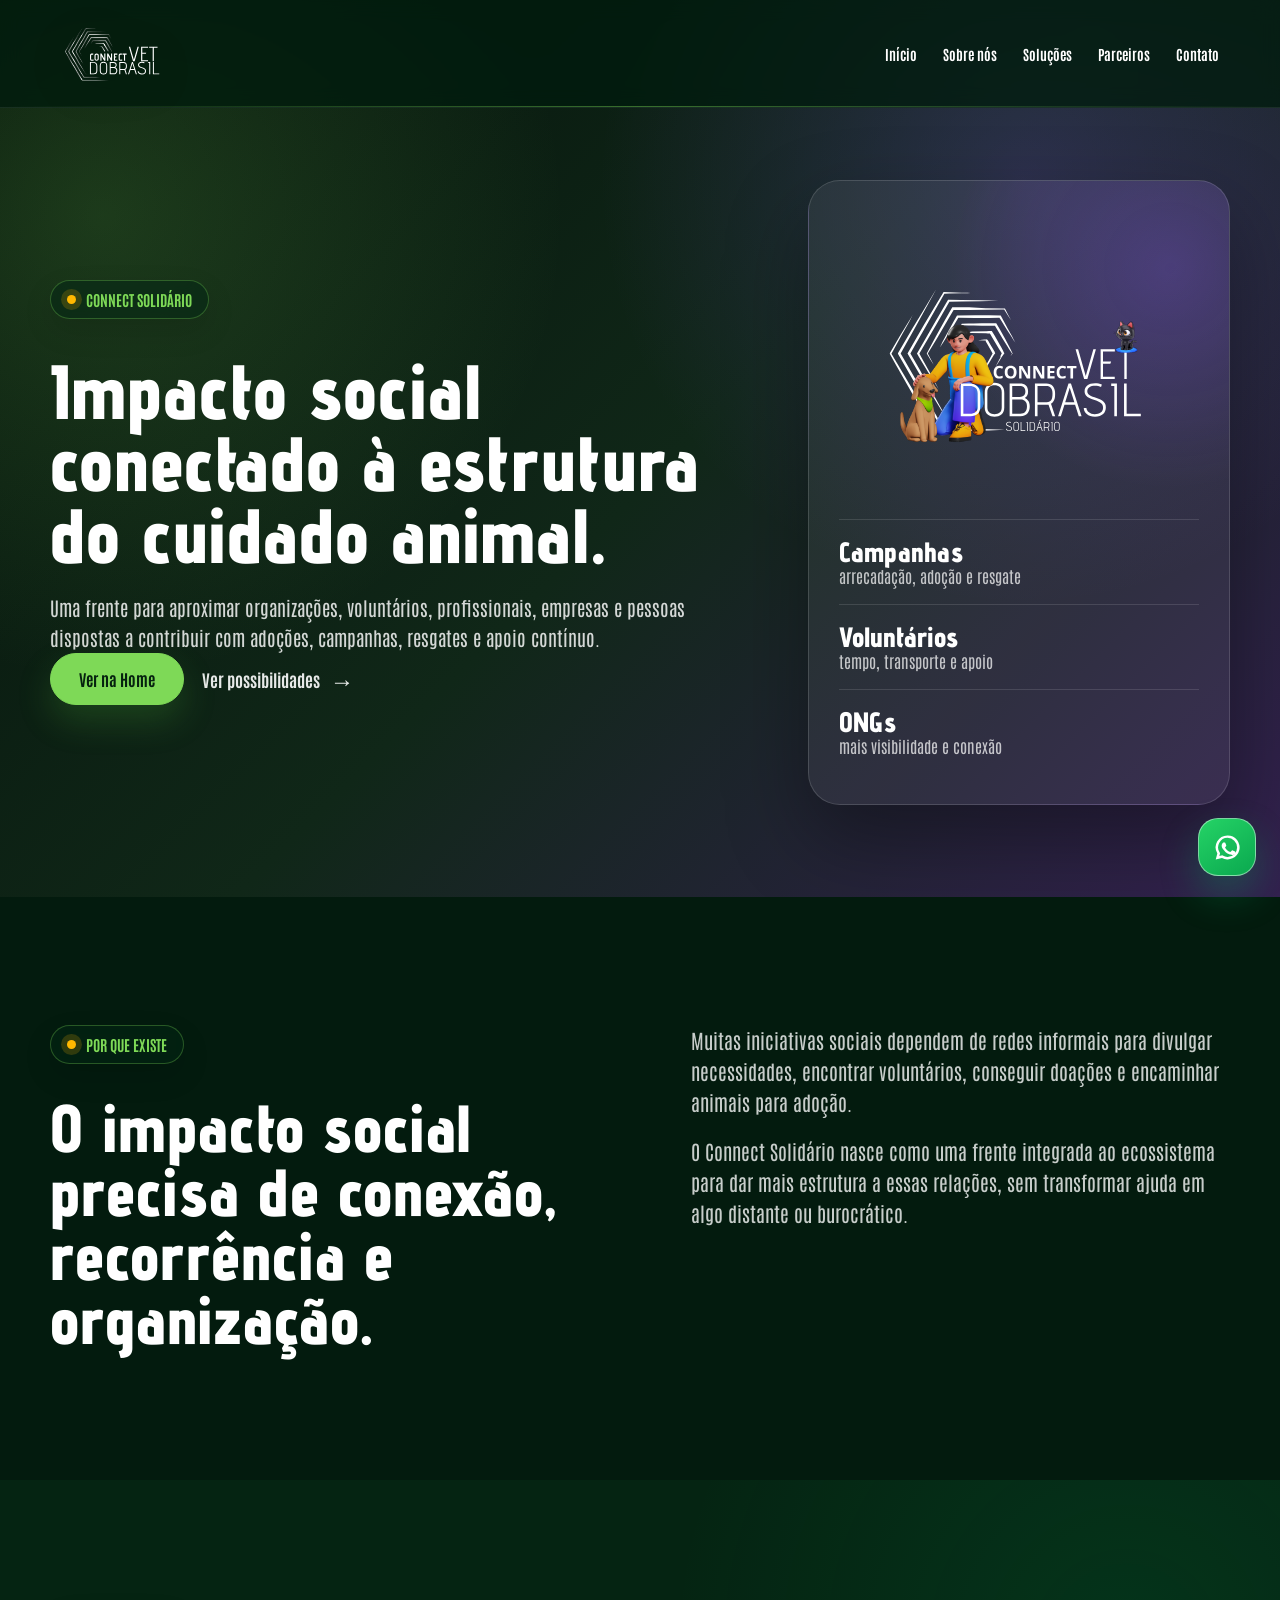
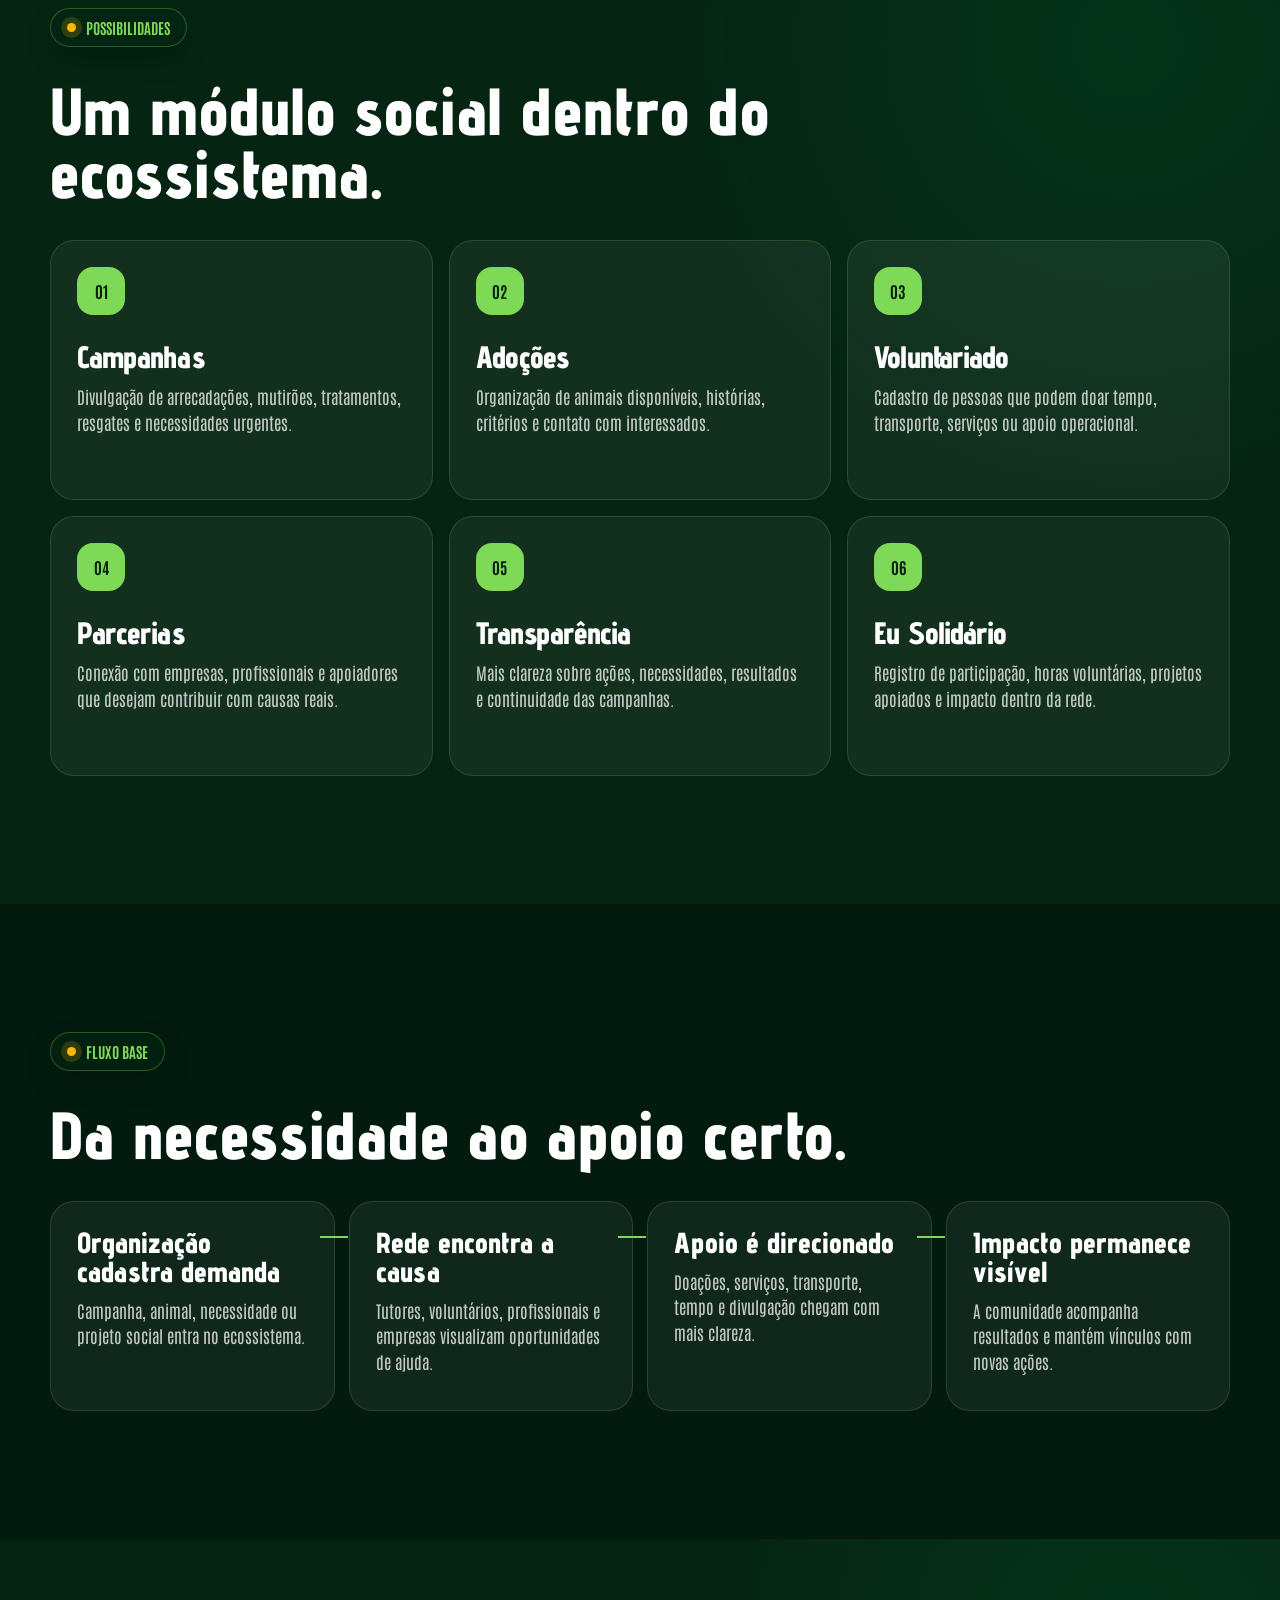
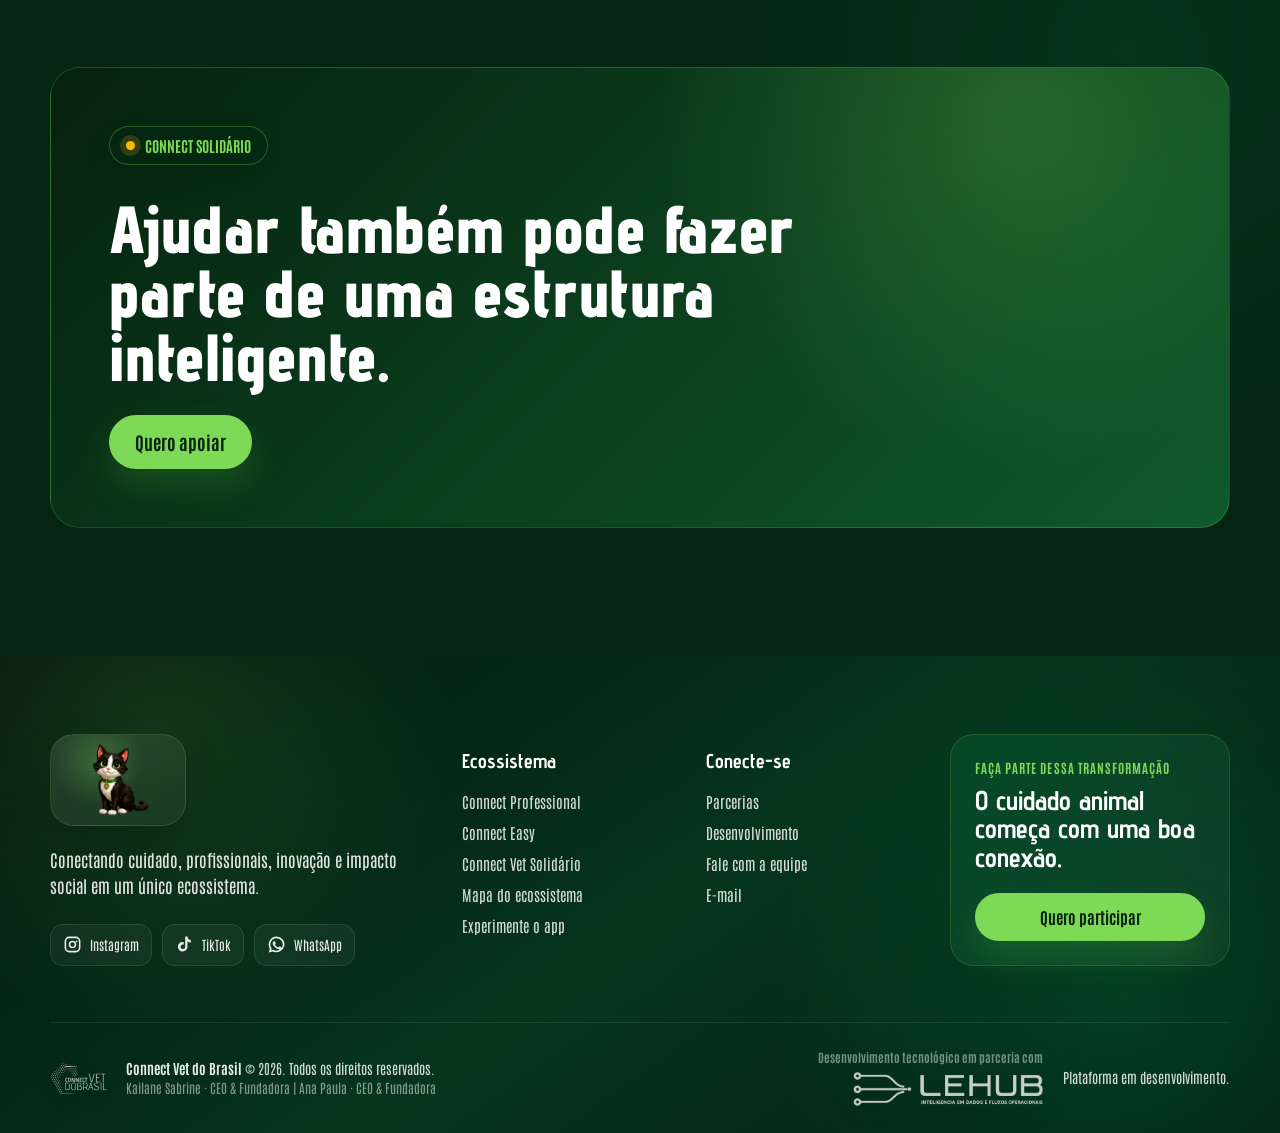
<file: pages/connect/solidario.html>
<!DOCTYPE html>
<html lang="pt-BR">
<head>
  <meta charset="utf-8">
  <meta content="width=device-width, initial-scale=1.0" name="viewport">
  <meta content="Connect Vet Solidário: frente social do ecossistema Connect Vet para conectar voluntários, organizações, profissionais e pessoas que querem ajudar animais." name="description">
  <meta content="#063a1d" name="theme-color">
  <title>Connect Solidário | Connect Vet do Brasil</title>
  <link href="https://fonts.googleapis.com" rel="preconnect">
  <link crossorigin href="https://fonts.gstatic.com" rel="preconnect">
  <link href="https://fonts.googleapis.com/css2?family=Advent+Pro:wght@500;600;700&amp;family=Antonio:wght@400;500;600;700&amp;display=swap" rel="stylesheet">
  <link href="../../css/style.css?v=20260812-solucoes01" rel="stylesheet">
</head>
<body class="page-interna page-solution solution-solidario">
  <header class="header">
    <div class="container nav">
      <a aria-label="Connect Vet do Brasil" class="brand" href="../../index.html">
        <img alt="Connect Vet do Brasil" class="logo-header" src="../../assets/svg/P_B.svg">
      </a>
      <nav>
        <ul class="menu" id="menu">
          <li><a href="../../index.html">Início</a></li>
          <li><a href="../sobre.html">Sobre nós</a></li>
          <li class="has-submenu">
            <a class="active" href="#" aria-current="page">Soluções</a>
            <ul class="submenu">
              <li><a href="professional.html">Professional</a></li>
              <li><a href="easy.html">Easy</a></li>
              <li><a href="solidario.html">Solidário</a></li>
            </ul>
          </li>
          <li><a href="../parceiros.html">Parceiros</a></li>
          <li><a href="../contato.html">Contato</a></li>
        </ul>
      </nav>
      <button aria-controls="menu" aria-expanded="false" aria-label="Abrir menu" class="menu-toggle" id="menuToggle" type="button">
        <span></span><span></span><span></span>
      </button>
    </div>
  </header>

  <main>
    <section class="solution-hero">
      <div class="container solution-hero-grid">
        <div class="solution-copy reveal">
          <span class="eyebrow">Connect Solidário</span>
          <h1>Impacto social conectado à estrutura do cuidado animal.</h1>
          <p>Uma frente para aproximar organizações, voluntários, profissionais, empresas e pessoas dispostas a contribuir com adoções, campanhas, resgates e apoio contínuo.</p>
          <div class="hero-actions">
            <a class="hero-btn" href="../../index.html#solidario">Ver na Home</a>
            <a class="hero-link" href="#solidario-recursos">Ver possibilidades <span aria-hidden="true">→</span></a>
          </div>
        </div>

        <div class="solution-device solidario-device reveal" aria-label="Prévia do Connect Solidário">
          <div class="solution-impact-panel">
            <img alt="Connect Vet Solidário" src="../../assets/svg/Solidario.svg">
            <div class="impact-stat"><strong>Campanhas</strong><span>arrecadação, adoção e resgate</span></div>
            <div class="impact-stat"><strong>Voluntários</strong><span>tempo, transporte e apoio</span></div>
            <div class="impact-stat"><strong>ONGs</strong><span>mais visibilidade e conexão</span></div>
          </div>
        </div>
      </div>
    </section>

    <section class="solution-section">
      <div class="container solution-intro-grid">
        <div class="solution-heading reveal">
          <span class="eyebrow">Por que existe</span>
          <h2>O impacto social precisa de conexão, recorrência e organização.</h2>
        </div>
        <div class="solution-text-block reveal">
          <p>Muitas iniciativas sociais dependem de redes informais para divulgar necessidades, encontrar voluntários, conseguir doações e encaminhar animais para adoção.</p>
          <p>O Connect Solidário nasce como uma frente integrada ao ecossistema para dar mais estrutura a essas relações, sem transformar ajuda em algo distante ou burocrático.</p>
        </div>
      </div>
    </section>

    <section class="solution-section" id="solidario-recursos">
      <div class="container">
        <div class="solution-heading reveal">
          <span class="eyebrow">Possibilidades</span>
          <h2>Um módulo social dentro do ecossistema.</h2>
        </div>
        <div class="solution-feature-grid">
          <article class="solution-feature reveal"><span>01</span><h3>Campanhas</h3><p>Divulgação de arrecadações, mutirões, tratamentos, resgates e necessidades urgentes.</p></article>
          <article class="solution-feature reveal"><span>02</span><h3>Adoções</h3><p>Organização de animais disponíveis, histórias, critérios e contato com interessados.</p></article>
          <article class="solution-feature reveal"><span>03</span><h3>Voluntariado</h3><p>Cadastro de pessoas que podem doar tempo, transporte, serviços ou apoio operacional.</p></article>
          <article class="solution-feature reveal"><span>04</span><h3>Parcerias</h3><p>Conexão com empresas, profissionais e apoiadores que desejam contribuir com causas reais.</p></article>
          <article class="solution-feature reveal"><span>05</span><h3>Transparência</h3><p>Mais clareza sobre ações, necessidades, resultados e continuidade das campanhas.</p></article>
          <article class="solution-feature reveal"><span>06</span><h3>Eu Solidário</h3><p>Registro de participação, horas voluntárias, projetos apoiados e impacto dentro da rede.</p></article>
        </div>
      </div>
    </section>

    <section class="solution-section solution-flow">
      <div class="container">
        <div class="solution-heading reveal">
          <span class="eyebrow">Fluxo base</span>
          <h2>Da necessidade ao apoio certo.</h2>
        </div>
        <div class="solution-steps">
          <article class="reveal"><strong>Organização cadastra demanda</strong><p>Campanha, animal, necessidade ou projeto social entra no ecossistema.</p></article>
          <article class="reveal"><strong>Rede encontra a causa</strong><p>Tutores, voluntários, profissionais e empresas visualizam oportunidades de ajuda.</p></article>
          <article class="reveal"><strong>Apoio é direcionado</strong><p>Doações, serviços, transporte, tempo e divulgação chegam com mais clareza.</p></article>
          <article class="reveal"><strong>Impacto permanece visível</strong><p>A comunidade acompanha resultados e mantém vínculos com novas ações.</p></article>
        </div>
      </div>
    </section>

    <section class="solution-section solution-final">
      <div class="container solution-final-card reveal">
        <span class="eyebrow">Connect Solidário</span>
        <h2>Ajudar também pode fazer parte de uma estrutura inteligente.</h2>
        <a class="btn btn-primary" href="../../index.html#contatos">Quero apoiar</a>
      </div>
    </section>
  </main>

  <footer class="footer">
    <div class="container footer-main">
      <div class="footer-brand">
        <div class="footer-brand-visual" aria-hidden="true">
          <img alt="" decoding="async" loading="lazy" src="../../assets/icons/Mia.webp">
        </div>
        <p>Conectando cuidado, profissionais, inovação e impacto social em um único ecossistema.</p>
        <div class="footer-socials" aria-label="Redes sociais">
          <a aria-label="Instagram do Connect Vet" href="https://www.instagram.com/connectvetdobrasil/" rel="noopener noreferrer" target="_blank"><svg aria-hidden="true" class="brand-icon" viewBox="0 0 24 24"><path d="M7.8 2h8.4A5.8 5.8 0 0 1 22 7.8v8.4a5.8 5.8 0 0 1-5.8 5.8H7.8A5.8 5.8 0 0 1 2 16.2V7.8A5.8 5.8 0 0 1 7.8 2Zm0 2A3.8 3.8 0 0 0 4 7.8v8.4A3.8 3.8 0 0 0 7.8 20h8.4a3.8 3.8 0 0 0 3.8-3.8V7.8A3.8 3.8 0 0 0 16.2 4H7.8Zm4.2 3.25A4.75 4.75 0 1 1 12 16.75 4.75 4.75 0 0 1 12 7.25Zm0 2A2.75 2.75 0 1 0 12 14.75 2.75 2.75 0 0 0 12 9.25Zm5.15-2.45a1.15 1.15 0 1 1-1.15 1.15 1.15 1.15 0 0 1 1.15-1.15Z"/></svg><span>Instagram</span></a>
          <a aria-label="TikTok do Connect Vet" href="https://www.tiktok.com/@connectvetdobrasil" rel="noopener noreferrer" target="_blank"><svg aria-hidden="true" class="brand-icon" viewBox="0 0 24 24"><path d="M15.7 2c.35 2.66 1.85 4.25 4.3 4.42v3.08a7.84 7.84 0 0 1-4.25-1.24v6.5A6.03 6.03 0 1 1 9.72 8.8c.43 0 .85.04 1.26.13v3.28a2.86 2.86 0 1 0 1.92 2.7V2h2.8Z"/></svg><span>TikTok</span></a>
          <a aria-label="WhatsApp do Connect Vet" href="https://wa.me/5515996451575" rel="noopener noreferrer" target="_blank"><svg aria-hidden="true" class="brand-icon" viewBox="0 0 24 24"><path d="M12.04 2a9.86 9.86 0 0 0-8.45 14.95L2.25 22l5.18-1.31A9.93 9.93 0 1 0 12.04 2Zm0 2a7.9 7.9 0 0 1 0 15.8 7.8 7.8 0 0 1-3.97-1.08l-.38-.22-2.45.62.64-2.35-.25-.4A7.9 7.9 0 0 1 12.04 4Zm-3.2 3.9c-.18 0-.47.07-.72.34-.25.27-.95.93-.95 2.26s.98 2.62 1.12 2.8c.14.18 1.9 3.03 4.73 4.13 2.35.92 2.83.74 3.34.69.51-.05 1.65-.67 1.88-1.32.23-.65.23-1.2.16-1.32-.07-.12-.25-.19-.53-.33l-1.56-.77c-.28-.14-.48-.21-.68.07-.2.28-.78.91-.95 1.1-.17.18-.35.2-.64.07-.29-.14-1.22-.45-2.32-1.44-.86-.76-1.44-1.71-1.61-2-.17-.29-.02-.45.13-.59.13-.13.29-.35.43-.52.14-.18.19-.29.29-.49.1-.2.05-.37-.02-.52l-.71-1.7c-.19-.46-.38-.45-.54-.46h-.47Z"/></svg><span>WhatsApp</span></a>
        </div>
      </div>
      <div class="footer-column">
        <strong>Ecossistema</strong>
        <a href="professional.html">Connect Professional</a>
        <a href="easy.html">Connect Easy</a>
        <a href="solidario.html">Connect Vet Solidário</a>
        <a href="../../index.html#mapa-ecossistema">Mapa do ecossistema</a>
        <a href="../../index.html#experiencia-app">Experimente o app</a>
      </div>
      <div class="footer-column">
        <strong>Conecte-se</strong>
        <a href="../parceiros.html">Parcerias</a>
        <a href="../../index.html#desenvolvimento">Desenvolvimento</a>
        <a href="../../index.html#contatos">Fale com a equipe</a>
        <a href="mailto:contato@connectvetdobrasil.com.br">E-mail</a>
      </div>
      <div class="footer-cta">
        <span>Faça parte dessa transformação</span>
        <strong>O cuidado animal começa com uma boa conexão.</strong>
        <a class="btn btn-primary" href="../../index.html#contatos">Quero participar</a>
      </div>
    </div>
    <div class="container footer-bottom">
      <div class="footer-legal">
        <div class="footer-connect-signature">
          <img alt="Connect Vet do Brasil" src="../../assets/svg/P_B.svg">
          <div>
            <p><strong>Connect Vet do Brasil</strong> © 2026. Todos os direitos reservados.</p>
            <p class="footer-founders">Kailane Sabrine · CEO &amp; Fundadora | Ana Paula · CEO &amp; Fundadora</p>
          </div>
        </div>
      </div>
      <div class="footer-tech-partner" aria-label="Parceira de desenvolvimento tecnológico">
        <span>Desenvolvimento tecnológico em parceria com</span>
        <img alt="LEHUB - Inteligência em Dados e Fluxos Operacionais" src="../../assets/img/lehub-logo-transparent.png">
      </div>
      <p class="footer-platform">Plataforma em desenvolvimento.</p>
    </div>
  </footer>

  <a aria-label="Conversar pelo WhatsApp" class="whatsapp-float" href="https://wa.me/5515996451575" rel="noopener noreferrer" target="_blank">
    <svg aria-hidden="true" class="brand-icon" viewBox="0 0 24 24"><path d="M12.04 2a9.86 9.86 0 0 0-8.45 14.95L2.25 22l5.18-1.31A9.93 9.93 0 1 0 12.04 2Zm0 2a7.9 7.9 0 0 1 0 15.8 7.8 7.8 0 0 1-3.97-1.08l-.38-.22-2.45.62.64-2.35-.25-.4A7.9 7.9 0 0 1 12.04 4Zm-3.2 3.9c-.18 0-.47.07-.72.34-.25.27-.95.93-.95 2.26s.98 2.62 1.12 2.8c.14.18 1.9 3.03 4.73 4.13 2.35.92 2.83.74 3.34.69.51-.05 1.65-.67 1.88-1.32.23-.65.23-1.2.16-1.32-.07-.12-.25-.19-.53-.33l-1.56-.77c-.28-.14-.48-.21-.68.07-.2.28-.78.91-.95 1.1-.17.18-.35.2-.64.07-.29-.14-1.22-.45-2.32-1.44-.86-.76-1.44-1.71-1.61-2-.17-.29-.02-.45.13-.59.13-.13.29-.35.43-.52.14-.18.19-.29.29-.49.1-.2.05-.37-.02-.52l-.71-1.7c-.19-.46-.38-.45-.54-.46h-.47Z"/></svg>
  </a>

  <script src="../../js/script.js?v=20260617-visual18"></script>
</body>
</html>
</file>
<file: css/style.css>
:root {
      --verde-principal: #00A859;
      --verde-escuro: #0E5C0B;
      --preto: #000000;
      --branco: #FFFFFF;
      --amarelo: #FFB800;
      --roxo: #8C52FF;
      --cinza-claro: #F5F8F6;
      --cinza-texto: #4B5563;
      --header-height: 108px;
      --radius: 28px;
      --sombra: 0 22px 60px rgba(0,0,0,.12);
    }

    * {
      margin: 0;
      padding: 0;
      box-sizing: border-box;
    }

    html {
      scroll-behavior: smooth;
      scroll-padding-top: var(--header-height);
    }

    body {
      font-family: "Antonio", sans-serif;
      background: var(--branco);
      color: var(--preto);
      overflow-x: hidden;
    }

    body.menu-open {
      overflow: hidden;
    }

    a {
      text-decoration: none;
      color: inherit;
    }

    .container {
      width: min(1180px, calc(100% - 40px));
      margin: 0 auto;
    }

.header {
  position: fixed;
  top: 0;
  left: 0;
  width: 100%;
  height: var(--header-height);
  z-index: 1000;
  background: rgba(0, 35, 16, 0.55);
  backdrop-filter: blur(10px);
  border-bottom: 1px solid rgba(255,255,255,0.08);
  transition: 0.35s ease;
}

.header.scrolled {
  height: 94px;
  background: rgba(0, 30, 14, 0.94);
  backdrop-filter: blur(18px);
  box-shadow: 0 10px 35px rgba(0,0,0,0.25);
}

.header.scrolled .nav {
  height: 94px;
}

    .nav {
      height: var(--header-height);
      display: flex;
      align-items: center;
      justify-content: space-between;
      gap: 24px;
    }

    .brand {
      display: flex;
      align-items: center;
    }

    .logo-header {
      height: 54px;
      width: auto;
      display: block;
      object-fit: contain;
    }

    .menu {
      display: flex;
      align-items: center;
      gap: 4px;
      list-style: none;
    }

    .menu a {
      display: inline-flex;
      padding: 9px 11px;
      border-radius: 999px;
      color: var(--branco);
      font-size: 14px;
      font-weight: 700;
      transition: .22s ease;
      white-space: nowrap;
    }

.menu a {
  position: relative;
}

.menu a::after {
  content: "";
  position: absolute;
  left: 0;
  bottom: -8px;
  width: 0;
  height: 2px;
  background: #7ed957;
  transition: 0.3s ease;
}

.menu a:hover::after {
  width: 100%;
}

    .menu a:hover,
    .menu a.active {
      color: var(--branco);
      background: rgba(255,255,255,.14);
    }

    .menu-toggle {
      display: none;
      width: 46px;
      height: 46px;
      border: 0;
      background: var(--verde-principal);
      border-radius: 14px;
      cursor: pointer;
    }

    a:focus-visible,
    button:focus-visible,
    input:focus-visible,
    select:focus-visible,
    textarea:focus-visible {
      outline: 3px solid var(--amarelo);
      outline-offset: 4px;
    }

    .menu-toggle span {
      display: block;
      width: 22px;
      height: 2px;
      background: var(--branco);
      margin: 5px auto;
      transition: .25s ease;
    }

    .menu-open .menu-toggle span:nth-child(1) {
      transform: translateY(7px) rotate(45deg);
    }

    .menu-open .menu-toggle span:nth-child(2) {
      opacity: 0;
    }

    .menu-open .menu-toggle span:nth-child(3) {
      transform: translateY(-7px) rotate(-45deg);
    }

    .section {
      position: relative;
      padding: 105px 0;
      overflow: hidden;
    }

    .section-light {
      background: var(--cinza-claro);
    }

    .section-dark {
      background: linear-gradient(135deg, var(--verde-escuro), #063A06);
      color: var(--branco);
    }

    .pattern-bg::before {
      content: "";
      position: absolute;
      inset: 0;
      background-image:
        linear-gradient(30deg, rgba(0,168,89,.08) 12%, transparent 12.5%, transparent 87%, rgba(0,168,89,.08) 87.5%),
        linear-gradient(150deg, rgba(0,168,89,.08) 12%, transparent 12.5%, transparent 87%, rgba(0,168,89,.08) 87.5%);
      background-size: 72px 126px;
      opacity: .45;
      pointer-events: none;
    }

    .content-layer {
      position: relative;
      z-index: 2;
    }

    h1, h2, h3 {
      font-family: "Advent Pro", sans-serif;
      line-height: .98;
      letter-spacing: -.03em;
    }

    h1 {
      font-size: clamp(46px, 7vw, 86px);
      max-width: 760px;
      margin-bottom: 24px;
    }

    h2 {
      font-size: clamp(38px, 5vw, 66px);
      margin-bottom: 22px;
    }

    h3 {
      font-size: 30px;
      margin-bottom: 14px;
    }

    p {
      font-size: 20px;
      line-height: 1.55;
      color: var(--cinza-texto);
    }

    .section-dark p {
      color: rgba(255,255,255,.78);
    }

    .lead {
      max-width: 710px;
      font-size: clamp(20px, 2.2vw, 25px);
    }

    .eyebrow {
      display: inline-flex;
      align-items: center;
      gap: 10px;
      padding: 9px 16px;
      border-radius: 999px;
      background: rgba(0,168,89,.12);
      color: var(--verde-escuro);
      font-size: 15px;
      font-weight: 700;
      text-transform: uppercase;
      margin-bottom: 18px;
    }

    .section-dark .eyebrow {
      background: rgba(255,255,255,.14);
      color: var(--branco);
    }

    .eyebrow::before {
      content: "";
      width: 9px;
      height: 9px;
      border-radius: 999px;
      background: var(--amarelo);
      box-shadow: 0 0 0 6px rgba(255,184,0,.18);
    }

    .btn-row {
      display: flex;
      align-items: center;
      gap: 15px;
      flex-wrap: wrap;
      margin-top: 34px;
    }

    .btn {
      display: inline-flex;
      align-items: center;
      justify-content: center;
      min-height: 54px;
      padding: 0 24px;
      border-radius: 999px;
      font-size: 18px;
      font-weight: 700;
      transition: .25s ease;
      cursor: pointer;
      border: 2px solid transparent;
    }

    .btn-primary {
      background: var(--verde-principal);
      color: var(--branco);
      box-shadow: 0 12px 28px rgba(0,168,89,.28);
    }

    .btn-primary:hover {
      transform: translateY(-3px);
      background: var(--verde-escuro);
    }

    .btn-outline {
      border-color: rgba(0,0,0,.12);
      color: var(--preto);
      background: rgba(255,255,255,.75);
    }

    .btn-outline:hover {
      border-color: var(--verde-principal);
      color: var(--verde-escuro);
      transform: translateY(-3px);
    }

    .section-dark .btn-outline {
      color: var(--branco);
      border-color: rgba(255,255,255,.25);
      background: rgba(255,255,255,.08);
    }

    .hero {
      min-height: 100vh;
      display: flex;
      align-items: center;
      padding-top: calc(var(--header-height) + 40px);
      background:
        radial-gradient(circle at 10% 20%, rgba(0,168,89,.18), transparent 32%),
        radial-gradient(circle at 86% 16%, rgba(140,82,255,.12), transparent 30%),
        linear-gradient(180deg, #FFFFFF 0%, #F5F8F6 100%);
    }

    .hero-grid {
      display: grid;
      grid-template-columns: 1.04fr .96fr;
      gap: 46px;
      align-items: center;
    }

    .hero-title-accent {
      color: var(--verde-principal);
    }

    .hero-stats {
      display: grid;
      grid-template-columns: repeat(3, 1fr);
      gap: 14px;
      margin-top: 42px;
      max-width: 690px;
    }

    .stat-card {
      padding: 20px;
      border-radius: 22px;
      background: rgba(255,255,255,.78);
      border: 1px solid rgba(0,0,0,.06);
      box-shadow: 0 14px 32px rgba(0,0,0,.06);
    }

    .stat-card strong {
      display: block;
      font-family: "Advent Pro", sans-serif;
      font-size: 36px;
      color: var(--verde-escuro);
      margin-bottom: 8px;
    }

    .stat-card span {
      font-size: 16px;
      color: var(--cinza-texto);
    }

    .mockup-stage {
      position: relative;
      min-height: 630px;
      display: grid;
      place-items: center;
    }

    .mockup-glow {
      position: absolute;
      width: 430px;
      height: 430px;
      border-radius: 50%;
      background: radial-gradient(circle, rgba(0,168,89,.28), transparent 68%);
    }

    .phone {
      position: absolute;
      width: 252px;
      min-height: 505px;
      padding: 14px;
      border-radius: 38px;
      background: #111;
      box-shadow: var(--sombra);
      border: 6px solid #1F2937;
    }

    .phone-main {
      z-index: 3;
      transform: translateX(-38px) rotate(-4deg);
    }

    .phone-secondary {
      z-index: 2;
      transform: translateX(126px) translateY(40px) rotate(8deg) scale(.92);
    }

    .phone-screen {
      min-height: 465px;
      border-radius: 27px;
      background: linear-gradient(180deg, #F7FFF9, #FFFFFF);
      overflow: hidden;
    }

    .phone-top {
      padding: 18px;
      background: linear-gradient(135deg, var(--verde-principal), var(--verde-escuro));
      color: var(--branco);
    }

    .phone-top small {
      display: block;
      font-size: 13px;
      opacity: .82;
      margin-bottom: 6px;
    }

    .phone-top strong {
      font-family: "Advent Pro", sans-serif;
      font-size: 28px;
      line-height: 1;
      display: block;
    }

    .search-pill {
      margin-top: 15px;
      height: 39px;
      border-radius: 999px;
      background: rgba(255,255,255,.18);
      display: flex;
      align-items: center;
      padding: 0 14px;
      font-size: 13px;
    }

    .app-card-list {
      padding: 17px;
      display: grid;
      gap: 13px;
    }

    .app-card {
      background: var(--branco);
      border: 1px solid rgba(0,0,0,.06);
      border-radius: 18px;
      padding: 14px;
      display: flex;
      gap: 11px;
      align-items: center;
      box-shadow: 0 10px 22px rgba(0,0,0,.05);
    }

    .app-icon {
      width: 42px;
      height: 42px;
      border-radius: 14px;
      display: grid;
      place-items: center;
      color: var(--branco);
      background: var(--verde-principal);
      flex: 0 0 auto;
    }

    .app-icon.yellow {
      background: var(--amarelo);
      color: var(--preto);
    }

    .app-icon.purple {
      background: var(--roxo);
    }

    .app-card strong {
      font-size: 16px;
      display: block;
    }

    .app-card span {
      font-size: 13px;
      color: var(--cinza-texto);
    }

    .floating-badge {
      position: absolute;
      z-index: 4;
      right: 18px;
      top: 78px;
      background: var(--branco);
      border-radius: 22px;
      padding: 15px 18px;
      box-shadow: var(--sombra);
    }

    .floating-badge strong {
      display: block;
      color: var(--verde-escuro);
      font-family: "Advent Pro", sans-serif;
      font-size: 25px;
    }

    .floating-badge span {
      color: var(--cinza-texto);
      font-size: 15px;
    }

    .title-row {
      display: flex;
      align-items: flex-end;
      justify-content: space-between;
      gap: 30px;
      margin-bottom: 48px;
    }

    .title-row p {
      max-width: 520px;
    }

    .grid-3 {
      display: grid;
      grid-template-columns: repeat(3, 1fr);
      gap: 22px;
    }

    .card {
      padding: 30px;
      border-radius: var(--radius);
      background: var(--branco);
      border: 1px solid rgba(0,0,0,.06);
      box-shadow: 0 18px 45px rgba(0,0,0,.07);
      transition: .25s ease;
    }

    .card:hover {
      transform: translateY(-6px);
    }

    .card-icon {
      width: 60px;
      height: 60px;
      border-radius: 20px;
      background: linear-gradient(135deg, var(--verde-principal), var(--verde-escuro));
      color: var(--branco);
      display: grid;
      place-items: center;
      margin-bottom: 24px;
      font-size: 25px;
      font-weight: 700;
    }

    .card p {
      font-size: 18px;
    }

    .split-grid,
    .professional-box,
    .contact-box {
      display: grid;
      grid-template-columns: 1fr 1fr;
      gap: 46px;
      align-items: center;
    }

    .feature-list {
      display: grid;
      gap: 16px;
      margin-top: 28px;
    }

    .feature-item {
      display: flex;
      gap: 14px;
      align-items: flex-start;
      padding: 18px;
      border-radius: 20px;
      background: rgba(255,255,255,.76);
      border: 1px solid rgba(0,0,0,.06);
    }

    .feature-check {
      width: 28px;
      height: 28px;
      border-radius: 999px;
      background: var(--verde-principal);
      color: var(--branco);
      display: grid;
      place-items: center;
      flex: 0 0 auto;
    }

    .feature-item strong {
      font-size: 21px;
      display: block;
      margin-bottom: 5px;
    }

    .feature-item span {
      font-size: 17px;
      color: var(--cinza-texto);
      line-height: 1.45;
    }

    .benefit-panel {
      border-radius: 38px;
      background: linear-gradient(135deg, var(--verde-principal), var(--verde-escuro));
      padding: 38px;
      color: var(--branco);
      box-shadow: var(--sombra);
    }

    .benefit-panel h3 {
      font-size: 42px;
    }

    .benefit-panel p {
      color: rgba(255,255,255,.82);
      margin-bottom: 25px;
    }

    .mini-grid {
      display: grid;
      grid-template-columns: 1fr 1fr;
      gap: 14px;
    }

    .mini-card {
      padding: 20px;
      border-radius: 22px;
      background: rgba(255,255,255,.13);
      border: 1px solid rgba(255,255,255,.18);
    }

    .mini-card strong {
      font-family: "Advent Pro", sans-serif;
      font-size: 28px;
      display: block;
      margin-bottom: 6px;
    }

    .mini-card span {
      color: rgba(255,255,255,.76);
      font-size: 16px;
      line-height: 1.35;
    }

    .text-slider-card {
      min-height: 430px;
      border-radius: 38px;
      background: var(--branco);
      color: var(--preto);
      padding: 40px;
      box-shadow: var(--sombra);
      position: relative;
      overflow: hidden;
    }

    .slider-content {
      min-height: 280px;
      transition: opacity .2s ease;
    }

    .slider-content .tag {
      display: inline-flex;
      background: rgba(0,168,89,.12);
      color: var(--verde-escuro);
      padding: 8px 14px;
      border-radius: 999px;
      font-weight: 700;
      margin-bottom: 20px;
      font-size: 16px;
    }

    .slider-content h3 {
      font-size: clamp(34px, 4vw, 54px);
    }

    .slider-content p {
      font-size: 21px;
    }

    .slider-controls {
      display: flex;
      align-items: center;
      justify-content: space-between;
      gap: 20px;
      margin-top: 26px;
    }

    .slider-dots {
      display: flex;
      gap: 8px;
    }

    .slider-dot {
      width: 10px;
      height: 10px;
      border-radius: 999px;
      background: rgba(0,0,0,.16);
      border: 0;
      cursor: pointer;
      transition: .25s ease;
    }

    .slider-dot.active {
      width: 34px;
      background: var(--verde-principal);
    }

    .slider-arrows {
      display: flex;
      gap: 10px;
    }

    .arrow-btn {
      width: 48px;
      height: 48px;
      border-radius: 999px;
      border: 0;
      background: var(--verde-principal);
      color: var(--branco);
      cursor: pointer;
      font-size: 24px;
    }

    .professional-side {
      border-radius: 38px;
      padding: 38px;
      background: rgba(255,255,255,.10);
      border: 1px solid rgba(255,255,255,.16);
    }

    .professional-side h3 {
      color: var(--branco);
      font-size: 42px;
    }

    .pro-list {
      display: grid;
      gap: 14px;
      margin-top: 26px;
    }

    .pro-list li {
      list-style: none;
      padding: 17px 18px;
      border-radius: 18px;
      background: rgba(255,255,255,.10);
      border: 1px solid rgba(255,255,255,.12);
      color: rgba(255,255,255,.88);
      font-size: 18px;
    }

    .tech-showcase {
      display: grid;
      grid-template-columns: repeat(4, 1fr);
      gap: 18px;
      margin-top: 46px;
    }

    .tech-card {
      min-height: 260px;
      padding: 26px;
      border-radius: 28px;
      background: var(--branco);
      border: 1px solid rgba(0,0,0,.06);
      box-shadow: 0 18px 45px rgba(0,0,0,.07);
    }

    .tech-number {
      font-family: "Advent Pro", sans-serif;
      font-size: 56px;
      color: rgba(0,168,89,.16);
      margin-bottom: 40px;
    }

    .tech-card p {
      font-size: 17px;
    }

    .roadmap {
      display: grid;
      gap: 20px;
      margin-top: 46px;
    }

    .roadmap-item {
      display: grid;
      grid-template-columns: 80px 1fr;
      gap: 24px;
      align-items: stretch;
    }

    .roadmap-dot {
      width: 70px;
      height: 70px;
      border-radius: 24px;
      display: grid;
      place-items: center;
      background: var(--verde-principal);
      color: var(--branco);
      font-family: "Advent Pro", sans-serif;
      font-size: 30px;
      font-weight: 700;
    }

    .roadmap-card {
      padding: 28px;
      border-radius: 28px;
      background: var(--branco);
      border: 1px solid rgba(0,0,0,.06);
      box-shadow: 0 18px 45px rgba(0,0,0,.07);
    }

    .roadmap-card small {
      display: block;
      color: var(--verde-principal);
      font-size: 16px;
      font-weight: 700;
      margin-bottom: 8px;
      text-transform: uppercase;
    }

    .roadmap-card p {
      font-size: 18px;
    }

    .contact-box {
      padding: 42px;
      border-radius: 42px;
      background: var(--branco);
      box-shadow: var(--sombra);
      color: var(--preto);
    }

    .contact-form {
      display: grid;
      gap: 14px;
    }

    .form-row {
      display: grid;
      grid-template-columns: 1fr 1fr;
      gap: 14px;
    }

    label {
      display: block;
      font-size: 15px;
      font-weight: 700;
      color: var(--verde-escuro);
      margin-bottom: 7px;
    }

    input, select, textarea {
      width: 100%;
      border: 1px solid rgba(0,0,0,.11);
      border-radius: 16px;
      min-height: 52px;
      padding: 0 16px;
      font-family: "Antonio", sans-serif;
      font-size: 17px;
      outline: none;
      background: #FAFAFA;
    }

    textarea {
      min-height: 122px;
      padding-top: 14px;
      resize: vertical;
    }

    input:focus, select:focus, textarea:focus {
      border-color: var(--verde-principal);
      box-shadow: 0 0 0 4px rgba(0,168,89,.13);
      background: var(--branco);
    }

    .footer {
      padding: 30px 0;
      background: #041F04;
      text-align: center;
    }

    .footer p {
      color: rgba(255,255,255,.72);
    }

    .footer strong {
      color: var(--branco);
    }

    .reveal {
      opacity: 0;
      transform: translateY(26px);
      transition: .7s ease;
    }

    .reveal.visible {
      opacity: 1;
      transform: translateY(0);
    }

    @media (max-width: 1080px) {
      .header.scrolled,
      .header.scrolled .nav {
        height: var(--header-height);
      }

      .menu {
        position: fixed;
        top: var(--header-height);
        right: -100%;
        width: min(420px, 100%);
        height: calc(100vh - var(--header-height));
        background: var(--verde-escuro);
        flex-direction: column;
        align-items: stretch;
        padding: 26px;
        gap: 8px;
        box-shadow: -20px 0 60px rgba(0,0,0,.15);
        transition: .3s ease;
      }

      .menu-open .menu {
        right: 0;
      }

      .menu a {
        width: 100%;
        padding: 15px 18px;
        font-size: 19px;
      }

      .menu-toggle {
        display: block;
      }

      .hero-grid,
      .split-grid,
      .professional-box,
      .contact-box {
        grid-template-columns: 1fr;
      }

      .tech-showcase {
        grid-template-columns: repeat(2, 1fr);
      }
    }

    @media (max-width: 760px) {
      :root {
        --header-height: 76px;
      }

      .container {
        width: min(100% - 28px, 1180px);
      }

      .section {
        padding: 76px 0;
      }

      .logo-header {
        height: 50px;
      }

      .hero-stats,
      .grid-3,
      .mini-grid,
      .tech-showcase,
      .form-row {
        grid-template-columns: 1fr;
      }

      .title-row {
        display: block;
      }

      .mockup-stage {
        min-height: 500px;
        transform: scale(.86);
        transform-origin: center top;
        margin-bottom: -70px;
      }

      .phone-main {
        transform: translateX(-46px) rotate(-4deg);
      }

      .phone-secondary {
        transform: translateX(98px) translateY(48px) rotate(8deg) scale(.84);
      }

      .benefit-panel,
      .text-slider-card,
      .professional-side,
      .contact-box {
        padding: 26px;
        border-radius: 28px;
      }

      .roadmap-item {
        grid-template-columns: 58px 1fr;
        gap: 16px;
      }

      .roadmap-dot {
        width: 54px;
        height: 54px;
        border-radius: 18px;
        font-size: 23px;
      }
    }

    @media (max-width: 480px) {
      .btn {
        width: 100%;
      }

      .logo-header {
        height: 44px;
      }

      .mockup-stage {
        transform: scale(.72);
        margin-left: -24px;
        margin-right: -24px;
        margin-bottom: -135px;
      }
    }

    /* ═══════════════════════════════════════════
       WATERMARK ICONS — SVG inline via data URI
       Opacidade baixa: visual premium e sutil
    ═══════════════════════════════════════════ */

    /* Base: todos os cards têm position relative para hospedar o watermark */
    .card,
    .roadmap-card,
    .tech-card,
    .mini-card,
    .stat-card,
    .benefit-panel,
    .text-slider-card,
    .professional-side,
    .contact-box {
      position: relative;
      overflow: hidden;
    }

    /* ─── Patinha (paw print) — cards do Ecossistema ─── */
    #ecossistema .card::after {
      content: "";
      position: absolute;
      bottom: -10px;
      right: -10px;
      width: 120px;
      height: 120px;
      background-image: url("data:image/svg+xml,%3Csvg xmlns='http://www.w3.org/2000/svg' viewBox='0 0 100 100'%3E%3Cellipse cx='30' cy='20' rx='10' ry='13' fill='%2300A859'/%3E%3Cellipse cx='60' cy='15' rx='10' ry='13' fill='%2300A859'/%3E%3Cellipse cx='15' cy='46' rx='9' ry='12' fill='%2300A859'/%3E%3Cellipse cx='78' cy='42' rx='9' ry='12' fill='%2300A859'/%3E%3Cpath d='M50 85 C22 85 14 60 22 48 C30 36 70 36 78 48 C86 60 78 85 50 85Z' fill='%2300A859'/%3E%3C/svg%3E");
      background-repeat: no-repeat;
      background-size: contain;
      opacity: 0.055;
      pointer-events: none;
      z-index: 0;
    }

    /* ─── Silhueta de cão sentado — cards do Solidário ─── */
    #solidario .card::after {
      content: "";
      position: absolute;
      bottom: -8px;
      right: -8px;
      width: 110px;
      height: 110px;
      background-image: url("data:image/svg+xml,%3Csvg xmlns='http://www.w3.org/2000/svg' viewBox='0 0 100 110'%3E%3Cpath d='M62 8 C72 4 82 10 80 22 C79 28 74 30 72 28 L70 38 C80 40 88 50 85 62 C83 70 76 74 68 73 L68 90 C68 95 63 98 58 96 L52 94 L52 73 C44 72 38 67 38 60 C38 52 44 47 52 46 L52 30 C48 28 45 22 46 15 C47 8 55 4 62 8Z M30 48 C24 48 20 52 20 58 C20 64 24 68 30 68 L30 90 C30 95 34 98 38 96 L42 94 L42 68 C36 68 34 64 34 58 C34 54 36 50 38 48Z' fill='%230E5C0B'/%3E%3Cellipse cx='65' cy='14' rx='5' ry='7' fill='%230E5C0B'/%3E%3C/svg%3E");
      background-repeat: no-repeat;
      background-size: contain;
      opacity: 0.055;
      pointer-events: none;
      z-index: 0;
    }

    /* ─── Coração com patinha — roadmap cards ─── */
    .roadmap-card::after {
      content: "";
      position: absolute;
      bottom: -6px;
      right: 10px;
      width: 90px;
      height: 90px;
      background-image: url("data:image/svg+xml,%3Csvg xmlns='http://www.w3.org/2000/svg' viewBox='0 0 100 100'%3E%3Cpath d='M50 85 C50 85 10 58 10 32 C10 18 20 10 32 12 C40 13 47 18 50 24 C53 18 60 13 68 12 C80 10 90 18 90 32 C90 58 50 85 50 85Z' fill='%2300A859'/%3E%3Cellipse cx='34' cy='52' rx='5' ry='6' fill='white'/%3E%3Cellipse cx='50' cy='48' rx='5' ry='6' fill='white'/%3E%3Cellipse cx='66' cy='52' rx='5' ry='6' fill='white'/%3E%3Cellipse cx='26' cy='63' rx='4' ry='5' fill='white'/%3E%3Cellipse cx='74' cy='63' rx='4' ry='5' fill='white'/%3E%3C/svg%3E");
      background-repeat: no-repeat;
      background-size: contain;
      opacity: 0.07;
      pointer-events: none;
      z-index: 0;
    }

    /* ─── Silhueta de gato — tech cards ─── */
    .tech-card::after {
      content: "";
      position: absolute;
      bottom: -5px;
      right: -5px;
      width: 100px;
      height: 100px;
      background-image: url("data:image/svg+xml,%3Csvg xmlns='http://www.w3.org/2000/svg' viewBox='0 0 100 110'%3E%3Cpath d='M30 5 L22 28 C16 26 10 30 10 38 C10 55 22 68 38 70 L38 92 C38 97 42 100 46 98 L50 96 L54 98 C58 100 62 97 62 92 L62 70 C78 68 90 55 90 38 C90 30 84 26 78 28 L70 5 L60 22 C57 20 53 18 50 18 C47 18 43 20 40 22 Z' fill='%2300A859'/%3E%3Cellipse cx='38' cy='42' rx='5' ry='6' fill='white'/%3E%3Cellipse cx='62' cy='42' rx='5' ry='6' fill='white'/%3E%3Cpath d='M44 56 C44 60 56 60 56 56' stroke='white' stroke-width='2.5' fill='none' stroke-linecap='round'/%3E%3C/svg%3E");
      background-repeat: no-repeat;
      background-size: contain;
      opacity: 0.055;
      pointer-events: none;
      z-index: 0;
    }

    /* ─── Patinha grande — mini-cards (benefit panel) ─── */
    .mini-card::after {
      content: "";
      position: absolute;
      bottom: -5px;
      right: -5px;
      width: 70px;
      height: 70px;
      background-image: url("data:image/svg+xml,%3Csvg xmlns='http://www.w3.org/2000/svg' viewBox='0 0 100 100'%3E%3Cellipse cx='30' cy='20' rx='10' ry='13' fill='white'/%3E%3Cellipse cx='60' cy='15' rx='10' ry='13' fill='white'/%3E%3Cellipse cx='15' cy='46' rx='9' ry='12' fill='white'/%3E%3Cellipse cx='78' cy='42' rx='9' ry='12' fill='white'/%3E%3Cpath d='M50 85 C22 85 14 60 22 48 C30 36 70 36 78 48 C86 60 78 85 50 85Z' fill='white'/%3E%3C/svg%3E");
      background-repeat: no-repeat;
      background-size: contain;
      opacity: 0.12;
      pointer-events: none;
      z-index: 0;
    }

    /* ─── Osso — stat cards do hero ─── */
    .stat-card::after {
      content: "";
      position: absolute;
      bottom: -4px;
      right: -4px;
      width: 80px;
      height: 80px;
      background-image: url("data:image/svg+xml,%3Csvg xmlns='http://www.w3.org/2000/svg' viewBox='0 0 120 60'%3E%3Ccircle cx='18' cy='18' r='14' fill='%2300A859'/%3E%3Ccircle cx='18' cy='42' r='14' fill='%2300A859'/%3E%3Ccircle cx='102' cy='18' r='14' fill='%2300A859'/%3E%3Ccircle cx='102' cy='42' r='14' fill='%2300A859'/%3E%3Crect x='20' y='22' width='80' height='16' rx='8' fill='%2300A859'/%3E%3C/svg%3E");
      background-repeat: no-repeat;
      background-size: contain;
      opacity: 0.06;
      pointer-events: none;
      z-index: 0;
    }

    /* ─── Silhueta de coelho — text slider card ─── */
    .text-slider-card::after {
      content: "";
      position: absolute;
      bottom: 10px;
      right: 10px;
      width: 140px;
      height: 140px;
      background-image: url("data:image/svg+xml,%3Csvg xmlns='http://www.w3.org/2000/svg' viewBox='0 0 100 120'%3E%3Cellipse cx='38' cy='62' rx='24' ry='28' fill='%2300A859'/%3E%3Cellipse cx='62' cy='62' rx='24' ry='28' fill='%2300A859'/%3E%3Crect x='26' y='78' width='48' height='30' rx='10' fill='%2300A859'/%3E%3Cellipse cx='28' cy='20' rx='8' ry='22' fill='%2300A859'/%3E%3Cellipse cx='72' cy='20' rx='8' ry='22' fill='%2300A859'/%3E%3Cellipse cx='50' cy='68' rx='18' ry='16' fill='%230E5C0B'/%3E%3C/svg%3E");
      background-repeat: no-repeat;
      background-size: contain;
      opacity: 0.045;
      pointer-events: none;
      z-index: 0;
    }

    /* ─── Patinha dupla — professional side card ─── */
    .professional-side::after {
      content: "";
      position: absolute;
      bottom: -10px;
      right: -10px;
      width: 130px;
      height: 130px;
      background-image: url("data:image/svg+xml,%3Csvg xmlns='http://www.w3.org/2000/svg' viewBox='0 0 140 100'%3E%3Cellipse cx='30' cy='20' rx='10' ry='13' fill='white'/%3E%3Cellipse cx='60' cy='15' rx='10' ry='13' fill='white'/%3E%3Cellipse cx='15' cy='46' rx='9' ry='12' fill='white'/%3E%3Cellipse cx='78' cy='42' rx='9' ry='12' fill='white'/%3E%3Cpath d='M50 85 C22 85 14 60 22 48 C30 36 70 36 78 48 C86 60 78 85 50 85Z' fill='white'/%3E%3Cellipse cx='95' cy='30' rx='8' ry='10' fill='white' opacity='0.6'/%3E%3Cellipse cx='118' cy='26' rx='8' ry='10' fill='white' opacity='0.6'/%3E%3Cpath d='M110 72 C92 72 86 55 92 46 C98 37 128 37 134 46 C140 55 128 72 110 72Z' fill='white' opacity='0.6'/%3E%3C/svg%3E");
      background-repeat: no-repeat;
      background-size: contain;
      opacity: 0.10;
      pointer-events: none;
      z-index: 0;
    }

    /* ─── Osso grande — parcerias cards (section-dark) ─── */
    #parcerias .card::after {
      content: "";
      position: absolute;
      bottom: -8px;
      right: -8px;
      width: 115px;
      height: 115px;
      background-image: url("data:image/svg+xml,%3Csvg xmlns='http://www.w3.org/2000/svg' viewBox='0 0 120 60'%3E%3Ccircle cx='18' cy='18' r='14' fill='%2300A859'/%3E%3Ccircle cx='18' cy='42' r='14' fill='%2300A859'/%3E%3Ccircle cx='102' cy='18' r='14' fill='%2300A859'/%3E%3Ccircle cx='102' cy='42' r='14' fill='%2300A859'/%3E%3Crect x='20' y='22' width='80' height='16' rx='8' fill='%2300A859'/%3E%3C/svg%3E");
      background-repeat: no-repeat;
      background-size: contain;
      opacity: 0.09;
      pointer-events: none;
      z-index: 0;
    }

    /* ─── Contact box — patinha sutil no canto ─── */
    .contact-box::after {
      content: "";
      position: absolute;
      top: -20px;
      right: -20px;
      width: 180px;
      height: 180px;
      background-image: url("data:image/svg+xml,%3Csvg xmlns='http://www.w3.org/2000/svg' viewBox='0 0 100 100'%3E%3Cellipse cx='30' cy='20' rx='10' ry='13' fill='%2300A859'/%3E%3Cellipse cx='60' cy='15' rx='10' ry='13' fill='%2300A859'/%3E%3Cellipse cx='15' cy='46' rx='9' ry='12' fill='%2300A859'/%3E%3Cellipse cx='78' cy='42' rx='9' ry='12' fill='%2300A859'/%3E%3Cpath d='M50 85 C22 85 14 60 22 48 C30 36 70 36 78 48 C86 60 78 85 50 85Z' fill='%2300A859'/%3E%3C/svg%3E");
      background-repeat: no-repeat;
      background-size: contain;
      opacity: 0.045;
      pointer-events: none;
      z-index: 0;
    }

    /* Garante que conteúdo dos cards fique acima do watermark */
    .card > *,
    .roadmap-card > *,
    .tech-card > *,
    .mini-card > *,
    .stat-card > *,
    .benefit-panel > *,
    .text-slider-card > *,
    .professional-side > *,
    .contact-box > * {
      position: relative;
      z-index: 1;
    }

/* ===========================
   CONNECT VET SOLIDÁRIO - VERSÃO LIMPA
   Paleta: preto, amarelo, roxo e branco
   =========================== */

#solidario.solidario-section {
  background:
    radial-gradient(circle at left, rgba(255,184,0,.22), transparent 30%),
    radial-gradient(circle at right, rgba(140,82,255,.32), transparent 36%),
    linear-gradient(135deg, #050505, #111111 55%, #170B2E);
  color: #FFFFFF;
}

.solidario-area {
  position: relative;
}

.solidario-topo {
  display: grid;
  grid-template-columns: 280px 1fr 220px;
  gap: 30px;
  align-items: center;
  margin-bottom: 50px;
}

.solidario-lateral {
  display: flex;
  align-items: center;
  justify-content: center;
}

.solidario-lateral.direita {
  justify-content: flex-end;
}

.solidario-personagem {
  width: 100%;
  height: auto;
  display: block;
  pointer-events: none;
  filter: drop-shadow(0 24px 40px rgba(0,0,0,.35));
}

.solidario-personagem.menina {
  max-width: 280px;
}

.solidario-personagem.gato {
  max-width: 180px;
}

.solidario-centro {
  text-align: center;
  position: relative;
  z-index: 2;
}

#solidario .eyebrow {
  background: rgba(140,82,255,.20) !important;
  border: 1px solid rgba(140,82,255,.65) !important;
  color: #FFFFFF !important;
}

#solidario .eyebrow::before {
  background: #FFB800 !important;
  box-shadow: 0 0 0 6px rgba(255,184,0,.20) !important;
}

.solidario-centro h2 {
  color: #FFFFFF;
  font-size: clamp(50px, 6.4vw, 88px);
  line-height: .95;
  max-width: 760px;
  margin-left: auto;
  margin-right: auto;
}

.solidario-centro h2 span {
  color: #FFB800;
}

.solidario-centro p {
  color: rgba(255,255,255,.86);
  font-size: 22px;
  max-width: 680px;
  margin: 0 auto;
}

.solidario-buttons {
  display: flex;
  justify-content: center;
  gap: 16px;
  flex-wrap: wrap;
  margin-top: 30px;
}

#solidario .btn-primary {
  background: #FFB800;
  color: #111111;
  box-shadow: 0 12px 30px rgba(255,184,0,.28);
}

#solidario .btn-primary:hover {
  background: #FFFFFF;
  color: #111111;
}

#solidario .btn-outline {
  border-color: #8C52FF;
  color: #FFFFFF;
  background: rgba(140,82,255,.10);
}

#solidario .btn-outline:hover {
  background: #8C52FF;
  color: #FFFFFF;
}

.solidario-ong-card {
  position: relative;
  z-index: 3;
  padding: 28px;
  border-radius: 28px;
  border: 1px solid rgba(255,184,0,.75);
  background: rgba(0,0,0,.58);
  backdrop-filter: blur(8px);
  display: grid;
  grid-template-columns: 160px 1fr .8fr;
  gap: 28px;
  align-items: center;
  box-shadow: 0 22px 60px rgba(0,0,0,.22);
}

.solidario-ong-card img {
  width: 150px;
  height: 150px;
  object-fit: contain;
  display: block;
}

.solidario-ong-card span {
  color: #8C52FF;
  font-weight: 800;
  text-transform: uppercase;
  letter-spacing: .02em;
}

.solidario-ong-card h3 {
  color: #FFFFFF;
  font-size: 48px;
  margin-top: 6px;
  margin-bottom: 6px;
}

.solidario-ong-card p {
  color: rgba(255,255,255,.82);
  font-size: 18px;
}

.solidario-ong-card .ong-subtitle {
  color: #FFB800;
  margin-bottom: 8px;
}

.solidario-frase {
  border-left: 1px solid #FFB800;
  padding-left: 28px;
}

.solidario-frase strong {
  display: block;
  color: #FFFFFF;
  font-family: "Advent Pro", sans-serif;
  font-size: 32px;
  line-height: 1.05;
  margin-bottom: 14px;
}

.solidario-frase small {
  display: block;
  color: rgba(255,255,255,.75);
  font-size: 18px;
  line-height: 1.35;
}

.solidario-modulos {
  position: relative;
  z-index: 3;
  margin-top: 30px;
  display: grid;
  grid-template-columns: repeat(5, 1fr);
  background: #FFFFFF;
  border-radius: 26px;
  overflow: hidden;
  border: 1px solid #FFB800;
  box-shadow: 0 22px 60px rgba(0,0,0,.18);
}

.solidario-modulo {
  padding: 30px 22px;
  border-right: 1px solid rgba(0,0,0,.10);
  text-align: left;
  transition: .25s ease;
}

.solidario-modulo:last-child {
  border-right: none;
}

.solidario-modulo:hover {
  background: #FFF8E6;
}

.solidario-modulo h3 {
  color: #111111;
  font-size: 24px;
  margin-bottom: 10px;
}

.solidario-modulo p {
  color: #444444;
  font-size: 16px;
  line-height: 1.45;
}

@media (max-width: 1080px) {
  .solidario-topo {
    grid-template-columns: 1fr;
    text-align: center;
    gap: 22px;
  }

  .solidario-lateral,
  .solidario-lateral.direita {
    justify-content: center;
  }

  .solidario-personagem.menina {
    max-width: 250px;
  }

  .solidario-personagem.gato {
    max-width: 150px;
  }

  .solidario-ong-card {
    grid-template-columns: 1fr;
    text-align: center;
  }

  .solidario-ong-card img {
    margin: 0 auto;
  }

  .solidario-frase {
    border-left: none;
    border-top: 1px solid #FFB800;
    padding-left: 0;
    padding-top: 22px;
  }

  .solidario-modulos {
    grid-template-columns: repeat(2, 1fr);
  }

  .solidario-modulo:nth-child(2n) {
    border-right: none;
  }
}

@media (max-width: 620px) {
  .solidario-centro h2 {
    font-size: 46px;
  }

  .solidario-centro p {
    font-size: 19px;
  }

  .solidario-buttons .btn {
    width: 100%;
  }

  .solidario-modulos {
    grid-template-columns: 1fr;
  }

  .solidario-modulo {
    border-right: none;
    border-bottom: 1px solid rgba(0,0,0,.10);
    text-align: center;
  }

  .solidario-modulo:last-child {
    border-bottom: none;
  }
}
/* ===========================
   CONNECT PROFESSIONAL
   Mesmo visual da seção Solidário
   =========================== */

#connect-professional.profissional-section {
  background:
    radial-gradient(circle at left,
      rgba(0,168,89,.45),
      transparent 25%),
    radial-gradient(circle at right,
      rgba(0,168,89,.35),
      transparent 25%),
    linear-gradient(
      135deg,
      #000000,
      #020202 40%,
      #0A220A 75%,
      #00A859
    );
}

.profissional-area {
  position: relative;
}

.profissional-topo {
  display: grid;
  grid-template-columns: 280px 1fr 220px;
  gap: 30px;
  align-items: center;
  margin-bottom: 50px;
}

.profissional-lateral {
  display: flex;
  align-items: center;
  justify-content: center;
}

.profissional-lateral.direita {
  justify-content: flex-end;
}

.profissional-personagem {
  width: 100%;
  height: auto;
  display: block;
  pointer-events: none;
  filter: drop-shadow(0 24px 40px rgba(0,0,0,.35));
}

.profissional-personagem.vet {
  max-width: 280px;
}

.profissional-personagem.pet {
  max-width: 200px;
}

.profissional-centro {
  text-align: center;
  position: relative;
  z-index: 2;
}

#connect-professional .eyebrow {
  background: rgba(0,168,89,.15) !important;
  border: 1px solid rgba(0,168,89,.45) !important;
  color: #FFFFFF !important;
}

#connect-professional .eyebrow::before {
  background: #FFFFFF !important;
  box-shadow: 0 0 0 6px rgba(255,255,255,.15) !important;
}

.profissional-centro h2 {
  color: #FFFFFF;
  font-size: clamp(50px, 6.4vw, 88px);
  line-height: .95;
  max-width: 820px;
  margin-left: auto;
  margin-right: auto;
}

.profissional-centro h2 span {
  color: #00A859;
}

.profissional-centro p {
  color: rgba(255,255,255,.86);
  font-size: 22px;
  max-width: 720px;
  margin: 0 auto;
}

.profissional-buttons {
  display: flex;
  justify-content: center;
  gap: 16px;
  flex-wrap: wrap;
  margin-top: 30px;
}

#connect-professional .btn-primary {
  background: #00A859;
  color: #FFFFFF;
  box-shadow: 0 12px 30px rgba(0,168,89,.35);
}

#connect-professional .btn-primary:hover {
  background: #FFFFFF;
  color: #111111;
}

#connect-professional .btn-outline {
  border-color: rgba(255,255,255,.25);
  color: #FFFFFF;
  background: rgba(255,255,255,.05);
}

#connect-professional .btn-outline:hover {
  background: #00A859;
  border-color: #00A859;
  color: #FFFFFF;
}

.profissional-card {
  position: relative;
  z-index: 3;
  padding: 34px;
  border-radius: 28px;
  border: 1px solid rgba(0,168,89,.45);
  background: rgba(0,0,0,.58);
  backdrop-filter: blur(8px);
  display: grid;
  grid-template-columns: 1fr 1fr;
  gap: 34px;
  align-items: center;
  box-shadow: 0 22px 60px rgba(0,0,0,.22);
}

.profissional-card-texto span {
  color: #FFFFFF;
  font-weight: 800;
  text-transform: uppercase;
  letter-spacing: .02em;
}

.profissional-card-texto h3 {
  color: #FFFFFF;
  font-size: 52px;
  margin-top: 6px;
  margin-bottom: 6px;
}

.profissional-card-texto p {
  color: rgba(255,255,255,.82);
  font-size: 18px;
}

.profissional-card-texto .profissional-subtitle {
  color: #00A859;
  margin-bottom: 8px;
}

.profissional-lista ul {
  display: grid;
  gap: 12px;
}

.profissional-lista li {
  list-style: none;
  position: relative;
  padding: 12px 16px 12px 46px;
  border-radius: 16px;
  background: rgba(255,255,255,.08);
  border: 1px solid rgba(255,255,255,.12);
  color: rgba(255,255,255,.90);
  font-size: 18px;
}

.profissional-lista li::before {
  content: "✓";
  position: absolute;
  left: 14px;
  top: 50%;
  transform: translateY(-50%);
  width: 23px;
  height: 23px;
  border-radius: 999px;
  display: grid;
  place-items: center;
  background: #00A859;
  color: #FFFFFF;
  font-size: 14px;
  font-weight: 900;
}

.profissional-modulos {
  position: relative;
  z-index: 3;
  margin-top: 30px;
  display: grid;
  grid-template-columns: repeat(5, 1fr);
  background: #FFFFFF;
  border-radius: 26px;
  overflow: hidden;
  border: 1px solid rgba(0,168,89,.45);
  box-shadow: 0 22px 60px rgba(0,0,0,.18);
}

.profissional-modulo {
  padding: 30px 22px;
  border-right: 1px solid rgba(0,0,0,.10);
  text-align: left;
  transition: .25s ease;
}

.profissional-modulo:last-child {
  border-right: none;
}

.profissional-modulo:hover {
  background: #F2FFF7;
}

.profissional-modulo h3 {
  color: #111111;
  font-size: 24px;
  margin-bottom: 10px;
}

.profissional-modulo p {
  color: #444444;
  font-size: 16px;
  line-height: 1.45;
}

@media (max-width: 1080px) {
  .profissional-topo {
    grid-template-columns: 1fr;
    text-align: center;
    gap: 22px;
  }

  .profissional-lateral,
  .profissional-lateral.direita {
    justify-content: center;
  }

  .profissional-personagem.vet {
    max-width: 250px;
  }

  .profissional-personagem.pet {
    max-width: 160px;
  }

  .profissional-card {
    grid-template-columns: 1fr;
    text-align: center;
  }

  .profissional-lista li {
    text-align: left;
  }

  .profissional-modulos {
    grid-template-columns: repeat(2, 1fr);
  }

  .profissional-modulo:nth-child(2n) {
    border-right: none;
  }
}

@media (max-width: 620px) {
  .profissional-centro h2 {
    font-size: 46px;
  }

  .profissional-centro p {
    font-size: 19px;
  }

  .profissional-buttons .btn {
    width: 100%;
  }

  .profissional-card {
    padding: 26px;
  }

  .profissional-card-texto h3 {
    font-size: 42px;
  }

  .profissional-modulos {
    grid-template-columns: 1fr;
  }

  .profissional-modulo {
    border-right: none;
    border-bottom: 1px solid rgba(0,0,0,.10);
    text-align: center;
  }

  .profissional-modulo:last-child {
    border-bottom: none;
  }

  
}
.profissional-logo {
    margin-bottom: 20px;
}

.profissional-logo img {
    width: min(500px, 100%);
    height: auto;
    display: block;
}

/* ===========================
   HALL DE ENTRADA
   =========================== */

.hall-entrada {
  min-height: 100vh;
  padding: 140px 0 80px;
  display: flex;
  align-items: center;
  background:
    linear-gradient(90deg, rgba(2, 28, 13, 0.96) 0%, rgba(2, 28, 13, 0.82) 42%, rgba(2, 28, 13, 0.25) 100%),
    url("../assets/img/background-1.webp") center/cover no-repeat;
}

.hero.hall-entrada::before {
  display: none;
}

.hero-text {
  max-width: 620px;
  color: #ffffff;
}

.hero-text span {
  display: block;
  margin-bottom: 18px;
  color: #7ed957;
  font-size: 13px;
  font-weight: 700;
  letter-spacing: 1.8px;
  text-transform: uppercase;
}

.hero-text h1 {
  margin: 0 0 24px;
  font-family: Arial, sans-serif;
  font-size: clamp(42px, 5.5vw, 70px);
  line-height: 1;
  font-weight: 800;
}

.hero-text p {
  max-width: 560px;
  margin: 0 0 30px;
  font-size: 18px;
  line-height: 1.62;
  color: rgba(255, 255, 255, 0.84);
}

.hero-btn {
  display: inline-flex;
  align-items: center;
  justify-content: center;
  padding: 16px 30px;
  border: 1px solid #7ed957;
  border-radius: 8px;
  color: #ffffff;
  text-decoration: none;
  font-weight: 700;
  transition: 0.3s ease;
}

.hero-btn:hover {
  background: #7ed957;
  color: #06210f;
}

@media (max-width: 760px) {
  .hero.hall-entrada {
    padding-bottom: 24px;
  }
}
/* ===========================
   CONNECT EASY
   Fundo claro com padrão premium verde, branco e preto
   =========================== */

#connect-easy.connect-easy-section {
  background:
    radial-gradient(circle at left, rgba(0,168,89,.18), transparent 28%),
    radial-gradient(circle at right, rgba(14,92,11,.13), transparent 30%),
    linear-gradient(180deg, #FFFFFF 0%, #F5F8F6 58%, #FFFFFF 100%);
  color: #000000;
  position: relative;
}

#connect-easy.connect-easy-section::before {
  content: "";
  position: absolute;
  inset: 0;
  background-image:
    linear-gradient(30deg, rgba(0,168,89,.075) 12%, transparent 12.5%, transparent 87%, rgba(0,168,89,.075) 87.5%),
    linear-gradient(150deg, rgba(0,168,89,.075) 12%, transparent 12.5%, transparent 87%, rgba(0,168,89,.075) 87.5%);
  background-size: 72px 126px;
  opacity: .36;
  pointer-events: none;
}

.connect-easy-area {
  position: relative;
  z-index: 2;
}

.connect-easy-topo {
  display: grid;
  grid-template-columns: 280px 1fr 240px;
  gap: 30px;
  align-items: center;
  margin-bottom: 50px;
}

.connect-easy-lateral {
  display: flex;
  align-items: center;
  justify-content: center;
}

.connect-easy-lateral.direita {
  justify-content: flex-end;
}

.connect-easy-personagem {
  width: 100%;
  height: auto;
  display: block;
  pointer-events: none;
  filter: drop-shadow(0 24px 40px rgba(0,0,0,.18));
}

.connect-easy-personagem.tutor {
  max-width: 280px;
}

.connect-easy-personagem.familia {
  max-width: 220px;
}

.connect-easy-centro {
  text-align: center;
  position: relative;
  z-index: 2;
}

#connect-easy .eyebrow {
  background: rgba(0,168,89,.12) !important;
  border: 1px solid rgba(0,168,89,.32) !important;
  color: #0E5C0B !important;
}

#connect-easy .eyebrow::before {
  background: #00A859 !important;
  box-shadow: 0 0 0 6px rgba(0,168,89,.16) !important;
}

.connect-easy-centro h2 {
  color: #000000;
  font-size: clamp(50px, 6.4vw, 88px);
  line-height: .95;
  max-width: 800px;
  margin-left: auto;
  margin-right: auto;
}

.connect-easy-centro h2 span {
  color: #00A859;
}

.connect-easy-centro p {
  color: #3F4A3F;
  font-size: 22px;
  max-width: 720px;
  margin: 0 auto;
}

.connect-easy-buttons {
  display: flex;
  justify-content: center;
  gap: 16px;
  flex-wrap: wrap;
  margin-top: 30px;
}

#connect-easy .btn-primary {
  background: #00A859;
  color: #FFFFFF;
  box-shadow: 0 12px 30px rgba(0,168,89,.28);
}

#connect-easy .btn-primary:hover {
  background: #0E5C0B;
  color: #FFFFFF;
}

#connect-easy .btn-outline {
  border-color: rgba(14,92,11,.24);
  color: #0E5C0B;
  background: rgba(255,255,255,.78);
}

#connect-easy .btn-outline:hover {
  background: #0E5C0B;
  border-color: #0E5C0B;
  color: #FFFFFF;
}

.connect-easy-card {
  position: relative;
  z-index: 3;
  padding: 34px;
  border-radius: 28px;
  border: 1px solid rgba(0,168,89,.22);
  background: rgba(255,255,255,.88);
  backdrop-filter: blur(8px);
  display: grid;
  grid-template-columns: 1fr 1fr;
  gap: 34px;
  align-items: center;
  box-shadow: 0 22px 60px rgba(0,0,0,.10);
  overflow: hidden;
}

.connect-easy-card::after {
  content: "";
  position: absolute;
  bottom: -30px;
  right: -22px;
  width: 190px;
  height: 190px;
  background-image: url("data:image/svg+xml,%3Csvg xmlns='http://www.w3.org/2000/svg' viewBox='0 0 100 100'%3E%3Cellipse cx='30' cy='20' rx='10' ry='13' fill='%2300A859'/%3E%3Cellipse cx='60' cy='15' rx='10' ry='13' fill='%2300A859'/%3E%3Cellipse cx='15' cy='46' rx='9' ry='12' fill='%2300A859'/%3E%3Cellipse cx='78' cy='42' rx='9' ry='12' fill='%2300A859'/%3E%3Cpath d='M50 85 C22 85 14 60 22 48 C30 36 70 36 78 48 C86 60 78 85 50 85Z' fill='%2300A859'/%3E%3C/svg%3E");
  background-repeat: no-repeat;
  background-size: contain;
  opacity: .045;
  pointer-events: none;
}

.connect-easy-card > * {
  position: relative;
  z-index: 1;
}

.connect-easy-card-texto span {
  color: #00A859;
  font-weight: 800;
  text-transform: uppercase;
  letter-spacing: .02em;
}

.connect-easy-card-texto h3 {
  color: #0E5C0B;
  font-size: 52px;
  margin-top: 6px;
  margin-bottom: 6px;
}

.connect-easy-card-texto p {
  color: #4B5563;
  font-size: 18px;
}

.connect-easy-card-texto .connect-easy-subtitle {
  color: #0E5C0B;
  font-weight: 700;
  margin-bottom: 8px;
}

.connect-easy-lista ul {
  display: grid;
  grid-template-columns: 1fr 1fr;
  gap: 12px;
}

.connect-easy-lista li {
  list-style: none;
  padding: 15px 16px;
  border-radius: 18px;
  background: #F5F8F6;
  border: 1px solid rgba(0,168,89,.16);
  color: #243024;
  font-size: 17px;
  line-height: 1.35;
}

.connect-easy-lista li::before {
  content: "✓";
  display: inline-grid;
  place-items: center;
  width: 22px;
  height: 22px;
  border-radius: 999px;
  background: #00A859;
  color: #FFFFFF;
  font-size: 13px;
  font-weight: 800;
  margin-right: 8px;
}

.connect-easy-modulos {
  position: relative;
  z-index: 3;
  margin-top: 30px;
  display: grid;
  grid-template-columns: repeat(5, 1fr);
  background: #0E5C0B;
  border-radius: 26px;
  overflow: hidden;
  border: 1px solid rgba(0,168,89,.35);
  box-shadow: 0 22px 60px rgba(0,0,0,.14);
}

.connect-easy-modulo {
  padding: 30px 22px;
  border-right: 1px solid rgba(255,255,255,.14);
  text-align: left;
  transition: .25s ease;
}

.connect-easy-modulo:last-child {
  border-right: none;
}

.connect-easy-modulo:hover {
  background: #00A859;
}

.connect-easy-modulo h3 {
  color: #FFFFFF;
  font-size: 24px;
  margin-bottom: 10px;
}

.connect-easy-modulo p {
  color: rgba(255,255,255,.78);
  font-size: 16px;
  line-height: 1.45;
}

@media (max-width: 1080px) {
  .connect-easy-topo {
    grid-template-columns: 1fr;
    text-align: center;
    gap: 22px;
  }

  .connect-easy-lateral,
  .connect-easy-lateral.direita {
    justify-content: center;
  }

  .connect-easy-personagem.tutor {
    max-width: 250px;
  }

  .connect-easy-personagem.familia {
    max-width: 190px;
  }

  .connect-easy-card {
    grid-template-columns: 1fr;
    text-align: center;
  }

  .connect-easy-lista li {
    text-align: left;
  }

  .connect-easy-modulos {
    grid-template-columns: repeat(2, 1fr);
  }

  .connect-easy-modulo:nth-child(2n) {
    border-right: none;
  }
}

@media (max-width: 620px) {
  .connect-easy-centro h2 {
    font-size: 46px;
  }

  .connect-easy-centro p {
    font-size: 19px;
  }

  .connect-easy-buttons .btn {
    width: 100%;
  }

  .connect-easy-card {
    padding: 26px;
  }

  .connect-easy-card-texto h3 {
    font-size: 42px;
  }

  .connect-easy-lista ul,
  .connect-easy-modulos {
    grid-template-columns: 1fr;
  }

  .connect-easy-modulo {
    border-right: none;
    border-bottom: 1px solid rgba(255,255,255,.14);
    text-align: center;
  }

  .connect-easy-modulo:last-child {
    border-bottom: none;
  }
}
/* ===================================
   ECOSSISTEMA PREMIUM
=================================== */

.ecossistema-premium{
    background:
    radial-gradient(circle at left,
    rgba(0,168,89,.22),
    transparent 35%),

    radial-gradient(circle at right,
    rgba(0,168,89,.18),
    transparent 35%),

    linear-gradient(
    180deg,
    #edf8f1 0%,
    #dff3e7 50%,
    #edf8f1 100%);
}

.ecossistema-grid{
    display:grid;
    grid-template-columns:1fr 1fr;
    gap:70px;
    align-items:center;
}

.ecossistema-texto h2{
    color:#0E5C0B;
}

.ecossistema-imagem{
    position:relative;
    display:flex;
    justify-content:center;
    align-items:center;
}

.ecossistema-glow{
    position:absolute;
    width:500px;
    height:500px;
    border-radius:50%;
    background:
    radial-gradient(
    circle,
    rgba(0,168,89,.20),
    transparent 70%);
}

.ecossistema-imagem img{
    position:relative;
    z-index:2;
    width:100%;
    max-width:650px;
    height:auto;
    display:block;
    filter:drop-shadow(0 30px 60px rgba(0,0,0,.12));
}

@media(max-width:980px){

    .ecossistema-grid{
        grid-template-columns:1fr;
        text-align:center;
    }

    .ecossistema-imagem{
        order:-1;
    }
}
/* ===========================
   CONTATO PREMIUM
=========================== */

.contato-premium {
  background:
    radial-gradient(circle at center,
      rgba(14,92,11,.20),
      transparent 38%),

    radial-gradient(circle at right,
      rgba(0,168,89,.16),
      transparent 35%),

    linear-gradient(
      180deg,
      #ffffff 0%,
      #dcefe2 45%,
      #ffffff 100%);
}

.contato-grid {
  display: grid;
  grid-template-columns: 1fr .9fr;
  gap: 60px;
  align-items: center;
}

.contato-texto h2 {
  color: #0E5C0B;
  max-width: 680px;
}

.contato-texto h1 {
  color: #0E5C0B;
  max-width: 680px;
  font-size: clamp(48px, 6vw, 86px);
  line-height: .96;
  margin-bottom: 20px;
}

.contato-texto p {
  max-width: 620px;
}

.contato-info {
  display: grid;
  grid-template-columns: repeat(2, 1fr);
  gap: 18px;
  margin-top: 34px;
}

.contato-info div {
  padding: 22px;
  border-radius: 22px;
  background: rgba(255,255,255,.78);
  border: 1px solid rgba(0,168,89,.14);
  box-shadow: 0 18px 42px rgba(0,0,0,.06);
}

.contato-info strong {
  display: block;
  color: #0E5C0B;
  font-size: 22px;
  margin-bottom: 6px;
}

.contato-info span,
.contato-info a {
  color: #4B5563;
  font-size: 17px;
}

.contato-info a:hover {
  color: #0E5C0B;
  text-decoration: underline;
}

.contato-imagem {
  position: relative;
  display: flex;
  align-items: center;
  justify-content: center;
}

.contato-glow {
  position: absolute;
  width: 440px;
  height: 440px;
  border-radius: 50%;
  background: radial-gradient(circle, rgba(0,168,89,.25), transparent 70%);
}

.contato-imagem img {
  position: relative;
  z-index: 2;
  width: 100%;
  max-width: 520px;
  height: auto;
  display: block;
  filter: drop-shadow(0 30px 55px rgba(0,0,0,.14));
}

.contato-form-premium {
  grid-column: 1 / -1;
  padding: 36px;
  border-radius: 34px;
  background: rgba(255,255,255,.86);
  border: 1px solid rgba(0,168,89,.16);
  box-shadow: 0 24px 70px rgba(0,0,0,.10);
  backdrop-filter: blur(10px);
}

.contato-form-premium .btn {
  width: fit-content;
  min-width: 220px;
  margin-top: 8px;
}

.contato-page-hero {
  padding-top: calc(var(--header-height) + 78px);
}

.contato-assuntos {
  background:
    radial-gradient(circle at 84% 16%, rgba(126,217,87,.14), transparent 32%),
    #031b0e;
}

.contato-assuntos-grid {
  display: grid;
  grid-template-columns: repeat(4, minmax(0, 1fr));
  gap: 16px;
  margin-top: 34px;
}

.contato-assunto-card {
  min-height: 230px;
  padding: 26px;
  border: 1px solid rgba(126,217,87,.18);
  border-radius: 24px;
  background: rgba(255,255,255,.06);
  transition: transform .25s ease, border-color .25s ease, background .25s ease;
}

.contato-assunto-card:hover {
  transform: translateY(-7px);
  border-color: rgba(126,217,87,.38);
  background: rgba(126,217,87,.105);
}

.contato-assunto-card span {
  display: grid;
  place-items: center;
  width: 46px;
  height: 46px;
  margin-bottom: 24px;
  border-radius: 15px;
  color: #06210f;
  background: #7ed957;
  font-weight: 900;
}

.contato-assunto-card h3 {
  margin-bottom: 12px;
  color: #fff;
  font: 800 31px/1 "Advent Pro", sans-serif;
}

.contato-assunto-card p {
  color: rgba(255,255,255,.74);
  font-size: 17px;
  line-height: 1.48;
}

@media(max-width: 980px) {
  .contato-grid {
    grid-template-columns: 1fr;
    text-align: center;
  }

  .contato-texto p {
    margin: 0 auto;
  }

  .contato-info {
    grid-template-columns: 1fr;
  }

  .contato-imagem {
    order: -1;
  }

  .contato-form-premium .btn {
    width: 100%;
  }

  .contato-assuntos-grid {
    grid-template-columns: repeat(2, minmax(0, 1fr));
  }
}
/* ===========================
   PARCERIAS PREMIUM
=========================== */

.parcerias-premium {
  background:
    radial-gradient(circle at left,
      rgba(0,168,89,.34),
      transparent 30%),

    radial-gradient(circle at right,
      rgba(14,92,11,.42),
      transparent 34%),

    linear-gradient(
      135deg,
      #000000 0%,
      #041904 42%,
      #0E5C0B 100%);
  color: #FFFFFF;
}

.parcerias-area {
  position: relative;
  display: grid;
  gap: 34px;
}

.parcerias-texto {
  max-width: 850px;
  text-align: center;
  margin: 0 auto;
}

.parcerias-texto h2 {
  color: #FFFFFF;
  font-size: clamp(48px, 6vw, 82px);
}

.parcerias-texto h1 {
  color: #FFFFFF;
  font-size: clamp(48px, 6vw, 82px);
  line-height: .96;
  margin-bottom: 20px;
}

.parcerias-texto p {
  color: rgba(255,255,255,.82);
  max-width: 720px;
  margin: 0 auto;
}

.parcerias-texto .btn {
  margin-top: 32px;
}

.parceiro-destaque {
  display: grid;
  grid-template-columns: 230px 1fr;
  gap: 34px;
  align-items: center;
  padding: 38px;
  border-radius: 36px;
  background: rgba(255,255,255,.08);
  border: 1px solid rgba(255,255,255,.16);
  box-shadow: 0 28px 80px rgba(0,0,0,.28);
  backdrop-filter: blur(12px);
}

.parceiro-logo-box {
  width: 210px;
  height: 210px;
  border-radius: 32px;
  background: #FFFFFF;
  display: grid;
  place-items: center;
  padding: 24px;
  box-shadow: 0 20px 50px rgba(0,0,0,.24);
}

.parceiro-logo-box img {
  width: 100%;
  height: 100%;
  object-fit: contain;
}

.parceiro-logo-box-dark {
  background:
    linear-gradient(145deg, rgba(255,255,255,.08), rgba(255,255,255,.03)),
    rgba(0,0,0,.22);
}

.parceiro-logo-box-dark img {
  height: auto;
  filter: drop-shadow(0 8px 18px rgba(0,0,0,.22));
}

.parceiro-tecnologia {
  background:
    linear-gradient(145deg, rgba(126,217,87,.11), rgba(255,255,255,.045)),
    rgba(255,255,255,.065);
}

.parceiro-conteudo span {
  display: inline-flex;
  padding: 9px 16px;
  border-radius: 999px;
  background: rgba(0,168,89,.22);
  color: #FFFFFF;
  font-weight: 800;
  text-transform: uppercase;
  margin-bottom: 18px;
}

.parceiro-conteudo h3 {
  color: #FFFFFF;
  font-size: clamp(46px, 5vw, 70px);
  margin-bottom: 8px;
}

.parceiro-conteudo h2 {
  color: #FFFFFF;
  font-size: clamp(46px, 5vw, 70px);
  margin-bottom: 8px;
}

.parceiro-conteudo p {
  color: rgba(255,255,255,.80);
}

.parceiro-conteudo .parceiro-subtitle {
  color: #FFFFFF;
  font-size: 22px;
  margin-bottom: 12px;
}

.parcerias-convite {
  padding: 34px;
  border-radius: 32px;
  background: #FFFFFF;
  color: #111111;
  display: grid;
  grid-template-columns: 1fr 1.4fr auto;
  gap: 26px;
  align-items: center;
  box-shadow: 0 24px 70px rgba(0,0,0,.22);
}

.parcerias-convite h3 {
  color: #0E5C0B;
  font-size: 38px;
  margin-bottom: 0;
}

.parcerias-convite h2 {
  color: #0E5C0B;
  font-size: 38px;
  line-height: 1;
  margin-bottom: 0;
}

.parcerias-convite p {
  color: #4B5563;
  font-size: 18px;
}

.parcerias-convite .btn-outline {
  white-space: nowrap;
}

#parcerias .eyebrow {
  background: rgba(255,255,255,.14);
  color: #FFFFFF;
}

#parcerias .eyebrow::before {
  background: #00A859;
  box-shadow: 0 0 0 6px rgba(0,168,89,.20);
}

.parceiros-page-hero {
  padding-top: calc(var(--header-height) + 78px);
}

.parceiros-tipos {
  background:
    radial-gradient(circle at 12% 12%, rgba(126,217,87,.15), transparent 32%),
    #031b0e;
}

.parceiros-tipos-grid {
  display: grid;
  grid-template-columns: repeat(3, minmax(0, 1fr));
  gap: 16px;
  margin-top: 34px;
}

.parceiro-tipo-card {
  min-height: 245px;
  padding: 26px;
  border: 1px solid rgba(126,217,87,.18);
  border-radius: 24px;
  background: rgba(255,255,255,.06);
  transition: transform .25s ease, border-color .25s ease, background .25s ease;
}

.parceiro-tipo-card:hover {
  transform: translateY(-7px);
  border-color: rgba(126,217,87,.38);
  background: rgba(126,217,87,.105);
}

.parceiro-tipo-card span {
  display: grid;
  place-items: center;
  width: 46px;
  height: 46px;
  margin-bottom: 24px;
  border-radius: 15px;
  color: #06210f;
  background: #7ed957;
  font-weight: 900;
}

.parceiro-tipo-card h3 {
  margin-bottom: 12px;
  color: #fff;
  font: 800 31px/1 "Advent Pro", sans-serif;
}

.parceiro-tipo-card p {
  color: rgba(255,255,255,.74);
  font-size: 17px;
  line-height: 1.48;
}

@media(max-width: 980px) {
  .parceiro-destaque,
  .parcerias-convite {
    grid-template-columns: 1fr;
    text-align: center;
  }

  .parceiro-logo-box {
    margin: 0 auto;
  }

  .parcerias-convite .btn {
    width: 100%;
  }

  .parceiros-tipos-grid {
    grid-template-columns: repeat(2, minmax(0, 1fr));
  }
}
/* ===========================
   DESENVOLVIMENTO PREMIUM
=========================== */

.desenvolvimento-premium{
    background:
    linear-gradient(
    180deg,
    #ffffff 0%,
    #eef8f2 50%,
    #ffffff 100%);
}

.desenvolvimento-topo{
    display:grid;
    grid-template-columns:minmax(0, 1fr) minmax(340px, 480px);
    gap:50px;
    align-items:center;
    margin-bottom:60px;
}

.desenvolvimento-texto h2{
    color:#0E5C0B;
}

.desenvolvimento-personagem{
    display:flex;
    justify-content:center;
    position:relative;
}

.desenvolvimento-personagem::before{
    content:"";
    position:absolute;
    width:320px;
    height:320px;
    border-radius:50%;
    background:
    radial-gradient(
        circle,
        rgba(0,168,89,.22),
        transparent 70%);
}

.desenvolvimento-personagem img{
    position:relative;
    z-index:2;
    width:100%;
    max-width:480px;
    height:auto;
    object-fit:contain;
    filter:
    drop-shadow(0 25px 50px rgba(0,0,0,.12));
}

.roadmap{
    max-width:1000px;
    margin:auto;
}

.roadmap-card{
    border-left:5px solid #00A859;
}

@media(max-width:980px){

    .desenvolvimento-topo{
        grid-template-columns:1fr;
        text-align:center;
    }

    .desenvolvimento-personagem{
        order:-1;
    }

    .desenvolvimento-personagem img{
        max-width:420px;
    }
}


/* =========================================================
   POLIMENTO FINAL DE RESPONSIVIDADE — CONNECT VET DO BRASIL
   Mantém o desktop premium e melhora tablet/celular
========================================================= */

img,
svg,
video {
  max-width: 100%;
}

@media (max-width: 1180px) {
  .container {
    width: min(100% - 36px, 1080px);
  }

  .section {
    padding: 92px 0;
  }

  .menu {
    gap: 4px;
  }

  .menu a {
    font-size: 14px;
    padding: 9px 10px;
  }

  .ecossistema-grid,
  .contato-grid {
    gap: 46px;
  }

  .profissional-topo,
  .connect-easy-topo,
  .solidario-topo {
    grid-template-columns: 220px 1fr 180px;
    gap: 22px;
  }

  .profissional-personagem.vet,
  .connect-easy-personagem.tutor,
  .solidario-personagem.menina {
    max-width: 230px;
  }

  .profissional-personagem.pet,
  .connect-easy-personagem.familia,
  .solidario-personagem.gato {
    max-width: 170px;
  }

  .profissional-modulos,
  .connect-easy-modulos,
  .solidario-modulos {
    grid-template-columns: repeat(3, 1fr);
  }

  .profissional-modulo:nth-child(3n),
  .connect-easy-modulo:nth-child(3n),
  .solidario-modulo:nth-child(3n) {
    border-right: none;
  }
}

@media (max-width: 980px) {
  html {
    scroll-padding-top: var(--header-height);
  }

  .section {
    padding: 82px 0;
  }

  h1 {
    font-size: clamp(42px, 9vw, 72px);
  }

  h2,
  .parcerias-texto h2,
  .profissional-centro h2,
  .connect-easy-centro h2,
  .solidario-centro h2 {
    font-size: clamp(42px, 8vw, 64px);
  }

  p,
  .profissional-centro p,
  .connect-easy-centro p,
  .solidario-centro p {
    font-size: 19px;
  }

  .title-row {
    display: block;
    text-align: center;
    margin-bottom: 34px;
  }

  .title-row p {
    margin: 0 auto;
  }

  .ecossistema-grid,
  .contato-grid,
  .desenvolvimento-topo {
    grid-template-columns: 1fr;
    text-align: center;
  }

  .ecossistema-texto p,
  .contato-texto p,
  .desenvolvimento-texto p {
    margin-left: auto;
    margin-right: auto;
  }

  .ecossistema-imagem,
  .contato-imagem,
  .desenvolvimento-personagem {
    order: -1;
  }

  .ecossistema-glow,
  .contato-glow,
  .desenvolvimento-personagem::before {
    width: min(72vw, 420px);
    height: min(72vw, 420px);
  }

  .ecossistema-imagem img {
    max-width: min(560px, 92vw);
  }

  .contato-imagem img {
    max-width: min(440px, 88vw);
  }

  .desenvolvimento-personagem img {
    max-width: min(420px, 92vw);
  }

  .feature-list {
    max-width: 760px;
    margin-left: auto;
    margin-right: auto;
  }

  .feature-item {
    text-align: left;
  }

  .contato-info {
    grid-template-columns: 1fr;
    max-width: 680px;
    margin-left: auto;
    margin-right: auto;
  }

  .contato-form-premium {
    padding: 28px;
  }

  .parceiro-destaque {
    grid-template-columns: 1fr;
    text-align: center;
  }

  .parceiro-logo-box {
    margin: 0 auto;
  }

  .parcerias-convite {
    grid-template-columns: 1fr;
    text-align: center;
  }

  .parcerias-convite .btn {
    width: 100%;
  }

  .profissional-card,
  .connect-easy-card,
  .solidario-ong-card {
    grid-template-columns: 1fr;
    text-align: center;
  }

  .profissional-lista li,
  .connect-easy-lista li {
    text-align: left;
  }

  .connect-easy-lista ul {
    grid-template-columns: 1fr;
  }

  .profissional-modulos,
  .connect-easy-modulos,
  .solidario-modulos {
    grid-template-columns: repeat(2, 1fr);
  }

  .profissional-modulo,
  .connect-easy-modulo,
  .solidario-modulo {
    border-right: 1px solid rgba(0,0,0,.10);
  }

  .connect-easy-modulo {
    border-right-color: rgba(255,255,255,.14);
  }

  .profissional-modulo:nth-child(2n),
  .connect-easy-modulo:nth-child(2n),
  .solidario-modulo:nth-child(2n) {
    border-right: none;
  }

  .profissional-logo img {
    margin: 0 auto;
  }

  .roadmap {
    max-width: 820px;
  }
}

@media (max-width: 760px) {
  :root {
    --header-height: 74px;
    --radius: 22px;
  }

  .container {
    width: min(100% - 28px, 1180px);
  }

  .section {
    padding: 72px 0;
  }

  .nav {
    gap: 14px;
  }

  .logo-header {
    height: 48px;
    max-width: 220px;
  }

  .menu {
    width: 100%;
    padding: 22px 18px;
  }

  .menu a {
    font-size: 18px;
    padding: 14px 16px;
  }

  .menu-toggle {
    width: 44px;
    height: 44px;
    flex: 0 0 auto;
  }

  .hero.hall-entrada {
    min-height: 92vh;
  }

  .hall-container {
    min-height: calc(92vh - var(--header-height));
  }

  .hall-logo {
    width: min(92vw, 560px);
  }

  h2,
  .parcerias-texto h2,
  .profissional-centro h2,
  .connect-easy-centro h2,
  .solidario-centro h2 {
    font-size: clamp(38px, 11vw, 52px);
    line-height: 1;
  }

  h3,
  .profissional-card-texto h3,
  .connect-easy-card-texto h3,
  .parceiro-conteudo h3 {
    font-size: clamp(34px, 9vw, 44px);
  }

  p,
  .profissional-centro p,
  .connect-easy-centro p,
  .solidario-centro p,
  .slider-content p {
    font-size: 18px;
    line-height: 1.48;
  }

  .eyebrow {
    font-size: 13px;
    padding: 8px 13px;
    margin-bottom: 14px;
  }

  .btn-row,
  .profissional-buttons,
  .connect-easy-buttons,
  .solidario-buttons {
    justify-content: center;
    gap: 12px;
  }

  .btn {
    width: 100%;
    min-height: 52px;
    font-size: 17px;
  }

  .grid-3,
  .hero-stats,
  .mini-grid,
  .tech-showcase,
  .form-row,
  .profissional-modulos,
  .connect-easy-modulos,
  .solidario-modulos {
    grid-template-columns: 1fr;
  }

  .card,
  .roadmap-card,
  .tech-card,
  .contact-box,
  .profissional-card,
  .connect-easy-card,
  .solidario-ong-card,
  .parceiro-destaque,
  .parcerias-convite,
  .contato-form-premium {
    padding: 24px;
    border-radius: 24px;
  }

  .feature-item {
    padding: 16px;
    border-radius: 18px;
  }

  .feature-item strong {
    font-size: 19px;
  }

  .feature-item span {
    font-size: 16px;
  }

  .ecossistema-grid,
  .contato-grid {
    gap: 34px;
  }

  .ecossistema-imagem img {
    max-width: 360px;
  }

  .contato-imagem img {
    max-width: 320px;
  }

  .desenvolvimento-personagem img {
    max-width: 360px;
  }

  .profissional-personagem.vet,
  .connect-easy-personagem.tutor,
  .solidario-personagem.menina {
    max-width: 220px;
  }

  .profissional-personagem.pet,
  .connect-easy-personagem.familia,
  .solidario-personagem.gato {
    max-width: 150px;
  }

  .profissional-topo,
  .connect-easy-topo,
  .solidario-topo {
    margin-bottom: 34px;
  }

  .profissional-modulo,
  .connect-easy-modulo,
  .solidario-modulo {
    text-align: center;
    border-right: none !important;
    border-bottom: 1px solid rgba(0,0,0,.10);
  }

  .connect-easy-modulo {
    border-bottom-color: rgba(255,255,255,.14);
  }

  .profissional-modulo:last-child,
  .connect-easy-modulo:last-child,
  .solidario-modulo:last-child {
    border-bottom: none;
  }

  .parceiro-logo-box {
    width: 170px;
    height: 170px;
    border-radius: 26px;
  }

  .parcerias-convite h3 {
    font-size: 32px;
  }

  .roadmap {
    gap: 16px;
  }

  .roadmap-item {
    grid-template-columns: 52px 1fr;
    gap: 14px;
  }

  .roadmap-dot {
    width: 48px;
    height: 48px;
    border-radius: 16px;
    font-size: 22px;
  }

  .roadmap-card p {
    font-size: 17px;
  }

  input,
  select,
  textarea {
    font-size: 16px;
    min-height: 50px;
  }

  textarea {
    min-height: 130px;
  }

  .footer {
    padding: 24px 14px;
  }

  .footer p {
    font-size: 16px;
  }
}

@media (max-width: 520px) {
  .container {
    width: min(100% - 22px, 1180px);
  }

  .section {
    padding: 62px 0;
  }

  .logo-header {
    height: 42px;
    max-width: 190px;
  }

  h2,
  .parcerias-texto h2,
  .profissional-centro h2,
  .connect-easy-centro h2,
  .solidario-centro h2 {
    font-size: clamp(34px, 12vw, 46px);
  }

  h3,
  .profissional-card-texto h3,
  .connect-easy-card-texto h3,
  .parceiro-conteudo h3 {
    font-size: 34px;
  }

  p,
  .profissional-centro p,
  .connect-easy-centro p,
  .solidario-centro p {
    font-size: 17px;
  }

  .card,
  .roadmap-card,
  .tech-card,
  .contact-box,
  .profissional-card,
  .connect-easy-card,
  .solidario-ong-card,
  .parceiro-destaque,
  .parcerias-convite,
  .contato-form-premium {
    padding: 20px;
    border-radius: 22px;
  }

  .ecossistema-imagem img {
    max-width: 300px;
  }

  .contato-imagem img {
    max-width: 280px;
  }

  .desenvolvimento-personagem img {
    max-width: 320px;
  }

  .ecossistema-glow,
  .contato-glow,
  .desenvolvimento-personagem::before {
    width: 280px;
    height: 280px;
  }

  .profissional-personagem.vet,
  .connect-easy-personagem.tutor,
  .solidario-personagem.menina {
    max-width: 190px;
  }

  .profissional-personagem.pet,
  .connect-easy-personagem.familia,
  .solidario-personagem.gato {
    max-width: 132px;
  }

  .profissional-lista li {
    font-size: 16px;
    padding: 12px 14px 12px 42px;
  }

  .connect-easy-lista li {
    font-size: 16px;
    padding: 13px 14px;
  }

  .contato-info div {
    padding: 18px;
    border-radius: 20px;
  }

  .parceiro-logo-box {
    width: 145px;
    height: 145px;
    padding: 18px;
  }

  .parceiro-conteudo .parceiro-subtitle {
    font-size: 19px;
  }

  .parcerias-convite h3 {
    font-size: 29px;
  }

  .roadmap-item {
    grid-template-columns: 1fr;
    text-align: center;
  }

  .roadmap-dot {
    margin: 0 auto;
  }

  .roadmap-card {
    border-left: none;
    border-top: 5px solid #00A859;
  }
}

@media (max-width: 380px) {
  .container {
    width: min(100% - 18px, 1180px);
  }

  .logo-header {
    height: 38px;
    max-width: 170px;
  }

  .menu-toggle {
    width: 40px;
    height: 40px;
    border-radius: 12px;
  }

  h2,
  .parcerias-texto h2,
  .profissional-centro h2,
  .connect-easy-centro h2,
  .solidario-centro h2 {
    font-size: 32px;
  }

  p,
  .profissional-centro p,
  .connect-easy-centro p,
  .solidario-centro p {
    font-size: 16px;
  }

  .ecossistema-imagem img,
  .contato-imagem img {
    max-width: 245px;
  }

  .desenvolvimento-personagem img {
    max-width: 280px;
  }

  .card,
  .roadmap-card,
  .tech-card,
  .profissional-card,
  .connect-easy-card,
  .solidario-ong-card,
  .parceiro-destaque,
  .parcerias-convite,
  .contato-form-premium {
    padding: 18px;
  }
}
/* ===== MOBILE: PROFISSIONAL / EASY / SOLIDÁRIO ===== */

@media (max-width: 768px) {
  .profissional-topo,
  .connect-easy-topo,
  .solidario-topo {
    display: flex;
    flex-direction: column;
    align-items: center;
    gap: 18px;
    text-align: center;
    margin-bottom: 34px;
  }

  .profissional-lateral,
  .connect-easy-lateral,
  .solidario-lateral {
    order: 1;
    width: 100%;
  }

  .profissional-centro,
  .connect-easy-centro,
  .solidario-centro {
    order: 2;
    width: 100%;
    max-width: 360px;
    margin: 0 auto;
  }

  .profissional-lateral.direita,
  .connect-easy-lateral.direita,
  .solidario-lateral.direita {
    display: none;
  }

  .profissional-personagem,
  .connect-easy-personagem,
  .solidario-personagem {
    width: 100%;
    max-width: 260px;
    margin: 0 auto;
  }

  .profissional-centro h2,
  .connect-easy-centro h2,
  .solidario-centro h2 {
    font-size: 42px;
    line-height: .95;
    max-width: 340px;
    margin: 0 auto 18px;
  }

  .profissional-centro p,
  .connect-easy-centro p,
  .solidario-centro p {
    font-size: 18px;
    line-height: 1.42;
    max-width: 330px;
    margin: 0 auto;
  }

  .profissional-buttons,
  .connect-easy-buttons,
  .solidario-buttons {
    width: 100%;
    max-width: 330px;
    margin: 24px auto 0;
  }

  .profissional-buttons .btn,
  .connect-easy-buttons .btn,
  .solidario-buttons .btn {
    width: 100%;
  }
}

/* =========================================================
   EXPERIENCIA DE PRODUTO E POLIMENTO VISUAL
========================================================= */

body {
  background: #f7faf8;
}

.header {
  isolation: isolate;
}

.header::after {
  content: "";
  position: absolute;
  inset: auto 0 0;
  height: 1px;
  background: linear-gradient(90deg, transparent, rgba(126,217,87,.55), transparent);
  opacity: .8;
}

.brand {
  position: relative;
  isolation: isolate;
}

.brand::before {
  content: "";
  position: absolute;
  inset: 10% -18%;
  z-index: -1;
  border-radius: 50%;
  background: radial-gradient(circle, rgba(126,217,87,.28), transparent 68%);
  filter: blur(8px);
  opacity: 0;
  transform: scale(.7);
  transition: opacity .35s ease, transform .35s ease;
}

.brand:hover::before,
.brand:focus-visible::before {
  opacity: 1;
  transform: scale(1);
}

.logo-header {
  transition: transform .35s ease, filter .35s ease;
  filter: drop-shadow(0 8px 16px rgba(0,0,0,.18));
}

.brand:hover .logo-header,
.brand:focus-visible .logo-header {
  transform: translateY(-2px) scale(1.035);
  filter: drop-shadow(0 10px 20px rgba(126,217,87,.26));
}

.hall-entrada {
  isolation: isolate;
}

.hall-entrada::after {
  content: "";
  position: absolute;
  inset: 0;
  z-index: 0;
  pointer-events: none;
  background:
    radial-gradient(circle at 74% 45%, rgba(126,217,87,.12), transparent 24%),
    linear-gradient(110deg, transparent 46%, rgba(255,255,255,.06) 50%, transparent 56%);
  background-size: auto, 240% 100%;
  animation: heroLight 12s ease-in-out infinite;
}

@keyframes heroLight {
  0%, 100% { background-position: center, 100% 0; }
  50% { background-position: center, -100% 0; }
}

.hero-text {
  position: relative;
  z-index: 2;
  max-width: 660px;
}

.hero-text > span {
  display: inline-flex;
  align-items: center;
  gap: 10px;
  width: fit-content;
  padding: 8px 13px;
  border: 1px solid rgba(126,217,87,.25);
  border-radius: 999px;
  background: rgba(3,39,20,.42);
  backdrop-filter: blur(10px);
  margin-bottom: 22px;
  font-size: 12px;
  letter-spacing: 1.4px;
}

.hero-text > span::before {
  content: "";
  width: 8px;
  height: 8px;
  border-radius: 50%;
  background: #7ed957;
  box-shadow: 0 0 0 6px rgba(126,217,87,.13), 0 0 18px #7ed957;
}

.hero-actions {
  display: flex;
  align-items: center;
  gap: 18px;
  flex-wrap: wrap;
}

.hero-btn {
  position: relative;
  overflow: hidden;
  min-height: 52px;
  padding: 15px 28px;
  border-radius: 999px;
  background: #7ed957;
  color: #06210f;
  border-color: #7ed957;
  box-shadow: 0 16px 34px rgba(74,173,55,.24);
}

.hero-btn::after {
  content: "";
  position: absolute;
  inset: 0;
  background: linear-gradient(110deg, transparent 20%, rgba(255,255,255,.62) 48%, transparent 72%);
  transform: translateX(-140%);
  transition: transform .7s ease;
}

.hero-btn:hover {
  background: #93ed6e;
  color: #03180a;
  transform: translateY(-3px);
}

.hero-btn:hover::after {
  transform: translateX(140%);
}

.hero-link {
  display: inline-flex;
  align-items: center;
  gap: 10px;
  color: rgba(255,255,255,.9);
  font-size: 17px;
  font-weight: 700;
  transition: color .25s ease, gap .25s ease;
}

.hero-link span {
  font-size: 24px;
}

.hero-link:hover {
  color: #7ed957;
  gap: 15px;
}

.hero-proof {
  display: grid;
  grid-template-columns: repeat(3, minmax(0, 1fr));
  gap: 10px;
  max-width: 560px;
  margin-top: 34px;
}

.hero-proof div {
  padding: 14px 16px;
  border: 1px solid rgba(255,255,255,.13);
  border-radius: 14px;
  background: rgba(3,31,15,.34);
  backdrop-filter: blur(12px);
  transition: transform .25s ease, border-color .25s ease, background .25s ease;
}

.hero-proof div:hover {
  transform: translateY(-4px);
  border-color: rgba(126,217,87,.42);
  background: rgba(6,56,28,.56);
}

.hero-proof strong,
.hero-proof span {
  display: block;
}

.hero-proof strong {
  color: #fff;
  font-family: "Advent Pro", sans-serif;
  font-size: 26px;
  line-height: 1;
  margin-bottom: 6px;
}

.hero-proof span {
  color: rgba(255,255,255,.65);
  font-size: 13px;
}

.ecossistema-premium,
.profissional-section,
.connect-easy-section,
.solidario-section,
.desenvolvimento-premium,
.parcerias-premium,
.contato-premium {
  isolation: isolate;
}

.feature-item,
.profissional-modulo,
.connect-easy-modulo,
.solidario-modulo,
.roadmap-card,
.contato-info div {
  will-change: transform;
}

.feature-item:hover,
.roadmap-card:hover,
.contato-info div:hover {
  transform: translateY(-5px);
  border-color: rgba(0,168,89,.28);
  box-shadow: 0 20px 45px rgba(5,60,28,.1);
}

.feature-check {
  transition: transform .3s ease, box-shadow .3s ease;
}

.feature-item:hover .feature-check {
  transform: rotate(-8deg) scale(1.08);
  box-shadow: 0 8px 18px rgba(0,168,89,.25);
}

.ecossistema-imagem img,
.profissional-personagem,
.connect-easy-personagem,
.solidario-personagem,
.desenvolvimento-personagem img,
.contato-imagem img {
  transition: transform .55s cubic-bezier(.2,.7,.2,1), filter .55s ease;
}

.ecossistema-imagem:hover img,
.profissional-lateral:hover .profissional-personagem,
.connect-easy-lateral:hover .connect-easy-personagem,
.solidario-lateral:hover .solidario-personagem,
.desenvolvimento-personagem:hover img,
.contato-imagem:hover img {
  transform: translateY(-8px) scale(1.025);
  filter: drop-shadow(0 34px 56px rgba(0,0,0,.18));
}

.profissional-logo,
.parceiro-logo-box,
.solidario-ong-card > img {
  position: relative;
  overflow: hidden;
}

.profissional-logo::after,
.parceiro-logo-box::after {
  content: "";
  position: absolute;
  inset: -30% auto -30% -60%;
  width: 32%;
  pointer-events: none;
  background: linear-gradient(90deg, transparent, rgba(255,255,255,.7), transparent);
  transform: skewX(-18deg);
  transition: left .75s ease;
}

.profissional-logo:hover::after,
.parceiro-logo-box:hover::after {
  left: 130%;
}

.profissional-logo img,
.parceiro-logo-box img,
.solidario-ong-card > img {
  transition: transform .4s ease, filter .4s ease;
}

.profissional-logo:hover img,
.parceiro-logo-box:hover img,
.solidario-ong-card > img:hover {
  transform: scale(1.045);
  filter: drop-shadow(0 14px 24px rgba(0,168,89,.18));
}

.app-experience {
  min-height: 850px;
  color: #fff;
  background:
    radial-gradient(circle at 16% 18%, rgba(0,168,89,.26), transparent 26%),
    radial-gradient(circle at 90% 82%, rgba(140,82,255,.18), transparent 28%),
    linear-gradient(145deg, #02170c 0%, #063a1d 50%, #031f12 100%);
}

.app-experience::before {
  content: "";
  position: absolute;
  inset: 0;
  pointer-events: none;
  opacity: .28;
  background-image:
    linear-gradient(rgba(255,255,255,.035) 1px, transparent 1px),
    linear-gradient(90deg, rgba(255,255,255,.035) 1px, transparent 1px);
  background-size: 46px 46px;
  mask-image: linear-gradient(to bottom, transparent, #000 18%, #000 82%, transparent);
}

.app-experience-grid {
  position: relative;
  z-index: 2;
  display: grid;
  grid-template-columns: minmax(0, .92fr) minmax(480px, 1.08fr);
  align-items: center;
  gap: 70px;
}

.app-experience-copy .eyebrow {
  color: #fff;
  background: rgba(255,255,255,.1);
  border: 1px solid rgba(255,255,255,.1);
}

.app-experience-copy h2 {
  color: #fff;
  max-width: 660px;
}

.app-experience-copy > p {
  color: rgba(255,255,255,.72);
  max-width: 620px;
}

.app-mode-tabs {
  display: flex;
  gap: 10px;
  flex-wrap: wrap;
  margin: 34px 0 28px;
}

.app-mode-tab {
  display: inline-flex;
  align-items: center;
  gap: 9px;
  min-height: 48px;
  padding: 0 17px;
  border: 1px solid rgba(255,255,255,.14);
  border-radius: 999px;
  background: rgba(255,255,255,.06);
  color: rgba(255,255,255,.7);
  font: 700 16px "Antonio", sans-serif;
  cursor: pointer;
  transition: background .25s ease, color .25s ease, transform .25s ease, border-color .25s ease;
}

.app-mode-tab:hover {
  color: #fff;
  transform: translateY(-2px);
  border-color: rgba(126,217,87,.45);
}

.app-mode-tab.active {
  color: #06210f;
  border-color: #7ed957;
  background: #7ed957;
  box-shadow: 0 12px 28px rgba(126,217,87,.2);
}

.mode-icon {
  display: grid;
  place-items: center;
  width: 25px;
  height: 25px;
  border-radius: 50%;
  background: rgba(255,255,255,.12);
}

.app-mode-tab.active .mode-icon {
  background: rgba(6,33,15,.12);
}

.app-mode-description {
  min-height: 155px;
  padding: 24px 26px;
  border: 1px solid rgba(255,255,255,.12);
  border-radius: 24px;
  background: rgba(255,255,255,.065);
  backdrop-filter: blur(14px);
  transition: opacity .2s ease, transform .2s ease;
}

.app-mode-description.changing {
  opacity: 0;
  transform: translateY(8px);
}

.app-mode-description > span {
  display: block;
  color: #7ed957;
  font-size: 14px;
  font-weight: 800;
  letter-spacing: .1em;
  text-transform: uppercase;
  margin-bottom: 9px;
}

.app-mode-description h3 {
  color: #fff;
  font-size: clamp(28px, 3vw, 38px);
  margin-bottom: 10px;
}

.app-mode-description p {
  color: rgba(255,255,255,.7);
  font-size: 17px;
}

.experience-highlights {
  display: flex;
  gap: 10px;
  flex-wrap: wrap;
  margin-top: 18px;
}

.experience-highlights span {
  padding: 9px 13px;
  border-radius: 999px;
  color: rgba(255,255,255,.74);
  background: rgba(255,255,255,.065);
  border: 1px solid rgba(255,255,255,.09);
  font-size: 14px;
}

.app-preview-stage {
  position: relative;
  min-height: 680px;
  display: grid;
  place-items: center;
  perspective: 1200px;
}

.app-preview-stage::before {
  content: "";
  position: absolute;
  width: 520px;
  height: 520px;
  border-radius: 50%;
  background: radial-gradient(circle, rgba(126,217,87,.24), rgba(0,168,89,.08) 48%, transparent 70%);
  filter: blur(4px);
}

.app-orbit {
  position: absolute;
  border: 1px solid rgba(126,217,87,.2);
  border-radius: 50%;
  animation: orbitSpin 16s linear infinite;
}

.app-orbit::before {
  content: "";
  position: absolute;
  top: 11%;
  left: 12%;
  width: 9px;
  height: 9px;
  border-radius: 50%;
  background: #7ed957;
  box-shadow: 0 0 18px #7ed957;
}

.orbit-one {
  width: 510px;
  height: 510px;
}

.orbit-two {
  width: 620px;
  height: 620px;
  border-color: rgba(255,255,255,.08);
  animation-direction: reverse;
  animation-duration: 22s;
}

@keyframes orbitSpin {
  to { transform: rotate(360deg); }
}

.app-phone {
  position: relative;
  z-index: 3;
  transform: rotateY(-5deg) rotateX(2deg);
  transition: transform .5s ease;
}

.app-preview-stage:hover .app-phone {
  transform: rotateY(0) rotateX(0) translateY(-6px);
}

.app-phone-frame {
  width: 328px;
  padding: 10px;
  border: 2px solid rgba(255,255,255,.2);
  border-radius: 48px;
  background: linear-gradient(145deg, #28342e, #070b09 42%, #1b2721);
  box-shadow:
    0 55px 90px rgba(0,0,0,.48),
    inset 0 0 0 2px rgba(255,255,255,.08),
    0 0 60px rgba(0,168,89,.16);
}

.app-phone-speaker {
  position: absolute;
  z-index: 6;
  top: 19px;
  left: 50%;
  width: 82px;
  height: 22px;
  border-radius: 999px;
  background: #050806;
  transform: translateX(-50%);
}

.app-screen {
  position: relative;
  min-height: 630px;
  padding: 42px 18px 74px;
  overflow: hidden;
  border-radius: 38px;
  color: #10251a;
  background:
    radial-gradient(circle at 100% 0, rgba(126,217,87,.22), transparent 25%),
    linear-gradient(180deg, #f8fffa, #eef8f2);
  transition: opacity .18s ease, transform .18s ease, background .35s ease;
}

.app-screen.changing {
  opacity: .35;
  transform: scale(.985);
}

.app-screen[data-mode="profissional"] {
  background:
    radial-gradient(circle at 100% 0, rgba(140,82,255,.2), transparent 25%),
    linear-gradient(180deg, #fbf9ff, #f3efff);
}

.app-screen[data-mode="solidario"] {
  background:
    radial-gradient(circle at 100% 0, rgba(255,184,0,.22), transparent 25%),
    linear-gradient(180deg, #fffdf5, #fff8df);
}

.app-screen[data-mode="profissional"] .app-avatar,
.app-screen[data-mode="profissional"] .app-result-avatar,
.app-screen[data-mode="profissional"] .app-alert-card {
  background: linear-gradient(145deg, #6c35dc, #9d6bff);
  box-shadow: 0 12px 25px rgba(140,82,255,.2);
}

.app-screen[data-mode="profissional"] .app-search > span:first-child,
.app-screen[data-mode="profissional"] .app-section-heading span,
.app-screen[data-mode="profissional"] .app-bottom-nav span.active {
  color: #8c52ff;
}

.app-screen[data-mode="profissional"] .app-result-card button,
.app-screen[data-mode="profissional"] .app-quick-grid button span {
  background: #8c52ff;
}

.app-screen[data-mode="solidario"] .app-avatar,
.app-screen[data-mode="solidario"] .app-result-avatar,
.app-screen[data-mode="solidario"] .app-alert-card {
  color: #231a00;
  background: linear-gradient(145deg, #ffb800, #ffd665);
  box-shadow: 0 12px 25px rgba(255,184,0,.22);
}

.app-screen[data-mode="solidario"] .app-alert-card small {
  color: rgba(35,26,0,.62);
}

.app-screen[data-mode="solidario"] .app-search > span:first-child,
.app-screen[data-mode="solidario"] .app-section-heading span,
.app-screen[data-mode="solidario"] .app-bottom-nav span.active {
  color: #d49500;
}

.app-screen[data-mode="solidario"] .app-result-card button,
.app-screen[data-mode="solidario"] .app-quick-grid button span {
  color: #231a00;
  background: #ffb800;
}

.app-status {
  position: absolute;
  top: 14px;
  left: 22px;
  right: 22px;
  display: flex;
  justify-content: space-between;
  color: #17261e;
  font: 700 11px Arial, sans-serif;
}

.app-screen-header {
  display: flex;
  align-items: center;
  justify-content: space-between;
  gap: 12px;
  margin-bottom: 17px;
}

.app-screen-header small,
.app-screen-header strong {
  display: block;
}

.app-screen-header small {
  color: #607267;
  font-size: 12px;
  margin-bottom: 3px;
}

.app-screen-header strong {
  max-width: 210px;
  font: 700 21px/1.05 "Advent Pro", sans-serif;
}

.app-avatar {
  display: grid;
  place-items: center;
  width: 39px;
  height: 39px;
  flex: 0 0 auto;
  border-radius: 14px;
  color: #fff;
  background: linear-gradient(145deg, #00a859, #0e5c0b);
  box-shadow: 0 9px 18px rgba(0,168,89,.2);
  font-size: 15px;
  font-weight: 800;
}

.app-search {
  display: flex;
  align-items: center;
  gap: 9px;
  min-height: 42px;
  padding: 0 14px;
  border: 1px solid rgba(14,92,11,.1);
  border-radius: 14px;
  background: #fff;
  color: #77857d;
  box-shadow: 0 9px 22px rgba(14,92,11,.06);
  font-size: 12px;
}

.app-search > span:first-child {
  color: #00a859;
  font-size: 21px;
}

.app-quick-grid {
  display: grid;
  grid-template-columns: repeat(4, 1fr);
  gap: 7px;
  margin: 17px 0 19px;
}

.app-quick-grid button {
  min-width: 0;
  padding: 10px 3px 8px;
  border: 0;
  border-radius: 13px;
  background: rgba(255,255,255,.86);
  color: #405047;
  font: 600 9px "Antonio", sans-serif;
  cursor: pointer;
  box-shadow: 0 8px 18px rgba(14,92,11,.055);
  transition: transform .2s ease, background .2s ease;
}

.app-quick-grid button:hover {
  transform: translateY(-3px);
  background: #fff;
}

.app-quick-grid button span {
  display: grid;
  place-items: center;
  width: 28px;
  height: 28px;
  margin: 0 auto 6px;
  border-radius: 10px;
  color: #fff;
  background: #00a859;
  font-size: 14px;
}

.app-quick-grid button:nth-child(2) span { background: #8c52ff; }
.app-quick-grid button:nth-child(3) span { background: #ffb800; color: #1a1a1a; }
.app-quick-grid button:nth-child(4) span { background: #0e5c0b; }

.app-section-heading {
  display: flex;
  align-items: center;
  justify-content: space-between;
  gap: 10px;
  margin-bottom: 10px;
}

.app-section-heading strong {
  font-size: 13px;
}

.app-section-heading span {
  color: #00a859;
  font-size: 10px;
  font-weight: 700;
}

.app-result-card {
  display: grid;
  grid-template-columns: 46px 1fr 27px;
  align-items: center;
  gap: 10px;
  padding: 12px;
  border: 1px solid rgba(14,92,11,.08);
  border-radius: 16px;
  background: rgba(255,255,255,.92);
  box-shadow: 0 12px 24px rgba(14,92,11,.075);
}

.app-result-avatar {
  display: grid;
  place-items: center;
  width: 46px;
  height: 46px;
  border-radius: 14px;
  color: #fff;
  background: linear-gradient(145deg, #0e5c0b, #00a859);
  font: 700 13px "Advent Pro", sans-serif;
}

.app-result-card strong,
.app-result-card span,
.app-result-card small {
  display: block;
}

.app-result-card strong {
  font-size: 12px;
  margin-bottom: 3px;
}

.app-result-card span {
  color: #728078;
  font-size: 9px;
  margin-bottom: 4px;
}

.app-result-card small {
  color: #0e8b4c;
  font-size: 9px;
}

.app-result-card button {
  display: grid;
  place-items: center;
  width: 27px;
  height: 27px;
  border: 0;
  border-radius: 9px;
  color: #fff;
  background: #00a859;
  font-size: 20px;
}

.app-alert-card {
  display: flex;
  align-items: center;
  gap: 10px;
  margin-top: 13px;
  padding: 12px;
  border-radius: 15px;
  color: #fff;
  background: linear-gradient(120deg, #0e5c0b, #00a859);
  box-shadow: 0 12px 25px rgba(0,168,89,.18);
}

.app-alert-icon {
  display: grid;
  place-items: center;
  width: 34px;
  height: 34px;
  flex: 0 0 auto;
  border-radius: 11px;
  background: rgba(255,255,255,.16);
}

.app-alert-card strong,
.app-alert-card small {
  display: block;
}

.app-alert-card strong {
  font-size: 11px;
  margin-bottom: 3px;
}

.app-alert-card small {
  color: rgba(255,255,255,.72);
  font-size: 9px;
}

.app-bottom-nav {
  position: absolute;
  inset: auto 0 0;
  display: grid;
  grid-template-columns: repeat(4, 1fr);
  padding: 11px 14px 13px;
  border-top: 1px solid rgba(14,92,11,.08);
  background: rgba(255,255,255,.94);
  backdrop-filter: blur(12px);
}

.app-bottom-nav span {
  display: grid;
  place-items: center;
  gap: 2px;
  color: #8a958f;
  font: 17px Arial, sans-serif;
}

.app-bottom-nav span.active {
  color: #00a859;
}

.app-bottom-nav small {
  font: 600 8px "Antonio", sans-serif;
}

.app-floating-note {
  position: absolute;
  z-index: 5;
  display: flex;
  align-items: center;
  gap: 10px;
  min-width: 200px;
  padding: 13px 16px;
  border: 1px solid rgba(255,255,255,.2);
  border-radius: 18px;
  background: rgba(255,255,255,.11);
  box-shadow: 0 20px 45px rgba(0,0,0,.24);
  backdrop-filter: blur(16px);
  animation: noteFloat 4.5s ease-in-out infinite;
}

.app-floating-note > span {
  display: grid;
  place-items: center;
  width: 34px;
  height: 34px;
  flex: 0 0 auto;
  border-radius: 11px;
  color: #06210f;
  background: #7ed957;
  font-weight: 900;
}

.app-floating-note strong,
.app-floating-note small {
  display: block;
}

.app-floating-note strong {
  color: #fff;
  font-size: 13px;
  margin-bottom: 3px;
}

.app-floating-note small {
  color: rgba(255,255,255,.62);
  font-size: 10px;
}

.note-top {
  top: 110px;
  right: -5px;
}

.note-bottom {
  bottom: 110px;
  left: -8px;
  animation-delay: -2.2s;
}

@keyframes noteFloat {
  0%, 100% { transform: translateY(0); }
  50% { transform: translateY(-9px); }
}

.app-hero-card {
  display: grid;
  grid-template-columns: 1fr 86px;
  align-items: center;
  gap: 12px;
  min-height: 118px;
  margin-bottom: 17px;
  padding: 15px;
  overflow: hidden;
  border-radius: 18px;
  color: #fff;
  background:
    radial-gradient(circle at 88% 20%, rgba(255, 255, 255, .22), transparent 34%),
    linear-gradient(135deg, #006d21, #078926);
  box-shadow: 0 14px 30px rgba(0, 108, 34, .2);
}

.app-hero-card strong,
.app-hero-card span {
  display: block;
}

.app-hero-card strong {
  font-size: 14px;
  margin-bottom: 5px;
}

.app-hero-card span {
  color: rgba(255, 255, 255, .82);
  font-size: 11px;
  line-height: 1.35;
}

.app-hero-card button {
  min-height: 28px;
  margin-top: 10px;
  padding: 0 13px;
  border: 0;
  border-radius: 9px;
  color: #006d21;
  background: #fff;
  font: 800 10px "Antonio", sans-serif;
}

.app-hero-visual {
  display: grid;
  place-items: center;
  width: 86px;
  height: 86px;
  border-radius: 24px;
  color: #006d21;
  background:
    radial-gradient(circle at 35% 30%, rgba(255, 255, 255, .95), rgba(218, 246, 222, .86) 54%, rgba(126, 217, 87, .32));
  font: 800 22px "Advent Pro", sans-serif;
  box-shadow: inset 0 0 0 1px rgba(255, 255, 255, .58);
}

.app-screen[data-mode="easy"] {
  color: #111f17;
  background: linear-gradient(180deg, #ffffff, #f7fbf8);
}

.app-screen[data-mode="easy"] .app-status,
.app-screen[data-mode="easy"] .app-screen-header strong {
  color: #111f17;
}

.app-screen[data-mode="easy"] .app-screen-header small {
  color: #5c6f63;
}

.app-screen[data-mode="easy"] .app-avatar,
.app-screen[data-mode="easy"] .app-result-avatar,
.app-screen[data-mode="easy"] .app-alert-card,
.app-screen[data-mode="easy"] .app-quick-grid button span,
.app-screen[data-mode="easy"] .app-result-card button {
  background: linear-gradient(145deg, #006d21, #08952d);
}

.app-screen[data-mode="profissional"] {
  color: #f4fff7;
  background:
    radial-gradient(circle at 80% 0, rgba(0, 168, 89, .24), transparent 28%),
    linear-gradient(180deg, #070a08, #101713 58%, #090d0b);
}

.app-screen[data-mode="profissional"] .app-status,
.app-screen[data-mode="profissional"] .app-screen-header small,
.app-screen[data-mode="profissional"] .app-screen-header strong,
.app-screen[data-mode="profissional"] .app-section-heading strong {
  color: #fff;
}

.app-screen[data-mode="profissional"] .app-screen-header small::after {
  content: "  Online";
  color: #7ed957;
}

.app-screen[data-mode="profissional"] .app-hero-card {
  background:
    radial-gradient(circle at 92% 12%, rgba(126, 217, 87, .22), transparent 32%),
    linear-gradient(135deg, #0a741e, #063b14);
  box-shadow: 0 18px 36px rgba(0, 0, 0, .36);
}

.app-screen[data-mode="profissional"] .app-hero-card button {
  color: #fff;
  background: #0f942d;
}

.app-screen[data-mode="profissional"] .app-hero-visual {
  color: #fff;
  background: rgba(255, 255, 255, .1);
  box-shadow: inset 0 0 0 1px rgba(126, 217, 87, .28);
}

.app-screen[data-mode="profissional"] .app-avatar,
.app-screen[data-mode="profissional"] .app-result-avatar,
.app-screen[data-mode="profissional"] .app-alert-card,
.app-screen[data-mode="profissional"] .app-quick-grid button span,
.app-screen[data-mode="profissional"] .app-result-card button {
  background: linear-gradient(145deg, #0b8d2b, #00591b);
  box-shadow: 0 12px 25px rgba(0, 0, 0, .28);
}

.app-screen[data-mode="profissional"] .app-quick-grid button,
.app-screen[data-mode="profissional"] .app-result-card {
  color: #fff;
  border: 1px solid rgba(255, 255, 255, .08);
  background: rgba(255, 255, 255, .08);
  box-shadow: 0 12px 24px rgba(0, 0, 0, .2);
}

.app-screen[data-mode="profissional"] .app-result-card span,
.app-screen[data-mode="profissional"] .app-result-card small,
.app-screen[data-mode="profissional"] .app-alert-card small {
  color: rgba(255, 255, 255, .68);
}

.app-screen[data-mode="profissional"] .app-bottom-nav {
  border-top-color: rgba(255, 255, 255, .08);
  background: rgba(8, 12, 10, .96);
}

.app-screen[data-mode="profissional"] .app-bottom-nav span {
  color: rgba(255, 255, 255, .58);
}

.app-screen[data-mode="profissional"] .app-bottom-nav span.active {
  color: #10b23a;
}

.app-alert-icon svg,
.app-quick-grid svg {
  width: 18px;
  height: 18px;
  fill: none;
  stroke: currentColor;
  stroke-width: 2;
  stroke-linecap: round;
  stroke-linejoin: round;
}

.app-screen[data-mode="easy"] .app-alert-icon,
.app-screen[data-mode="profissional"] .app-alert-icon {
  color: #fff;
}

.footer {
  position: relative;
  padding: 78px 0 0;
  overflow: hidden;
  text-align: left;
  background:
    radial-gradient(circle at 10% 0, rgba(0,168,89,.2), transparent 25%),
    linear-gradient(145deg, #02160b, #041f12 58%, #03180d);
}

.footer::before {
  content: "";
  position: absolute;
  inset: 0;
  pointer-events: none;
  background-image: linear-gradient(rgba(255,255,255,.025) 1px, transparent 1px);
  background-size: 100% 42px;
}

.footer-main {
  position: relative;
  z-index: 2;
  display: grid;
  grid-template-columns: 1.3fr .7fr .7fr 1fr;
  gap: 48px;
  padding-bottom: 56px;
}

.footer-logo {
  display: inline-flex;
  padding: 10px 14px;
  margin-bottom: 20px;
  border: 1px solid rgba(255,255,255,.1);
  border-radius: 18px;
  background: rgba(255,255,255,.055);
  transition: transform .3s ease, border-color .3s ease;
}

.footer-logo:hover {
  transform: translateY(-3px);
  border-color: rgba(126,217,87,.4);
}

.footer-logo img {
  width: 140px;
  height: 58px;
  object-fit: contain;
  filter: drop-shadow(0 8px 18px rgba(0,0,0,.25));
}

.footer-brand-visual {
  width: 136px;
  height: 92px;
  display: grid;
  place-items: center;
  margin-bottom: 20px;
  overflow: hidden;
  border-radius: 24px;
  background:
    radial-gradient(circle at 35% 28%, rgba(126,217,87,.26), transparent 42%),
    linear-gradient(145deg, rgba(255,255,255,.1), rgba(255,255,255,.035));
  border: 1px solid rgba(126,217,87,.16);
  box-shadow: 0 18px 42px rgba(0,0,0,.18);
}

.footer-brand-visual img {
  width: 100%;
  height: 100%;
  object-fit: cover;
  object-position: center;
  filter: saturate(1.08) contrast(1.04);
}

.footer-brand > p {
  max-width: 360px;
  color: rgba(255,255,255,.62);
  font-size: 17px;
}

.footer-socials {
  display: flex;
  gap: 10px;
  flex-wrap: wrap;
  margin-top: 25px;
}

.footer-socials a {
  display: inline-flex;
  align-items: center;
  gap: 8px;
  min-height: 42px;
  padding: 0 12px;
  border: 1px solid rgba(255,255,255,.1);
  border-radius: 13px;
  color: rgba(255,255,255,.72);
  background: rgba(255,255,255,.045);
  font-size: 13px;
  transition: color .25s ease, background .25s ease, transform .25s ease, border-color .25s ease;
}

.footer-socials a:hover {
  color: #fff;
  background: rgba(0,168,89,.18);
  border-color: rgba(126,217,87,.36);
  transform: translateY(-3px);
}

.footer-socials svg,
.whatsapp-float svg {
  width: 19px;
  height: 19px;
  fill: none;
  stroke: currentColor;
  stroke-width: 1.8;
  stroke-linecap: round;
  stroke-linejoin: round;
}

.footer-column {
  display: grid;
  align-content: start;
  gap: 12px;
  padding-top: 15px;
}

.footer-column strong {
  color: #fff;
  font: 700 20px "Advent Pro", sans-serif;
  margin-bottom: 7px;
}

.footer-column a {
  width: fit-content;
  color: rgba(255,255,255,.58);
  font-size: 15px;
  transition: color .2s ease, transform .2s ease;
}

.footer-column a:hover {
  color: #7ed957;
  transform: translateX(4px);
}

.footer-cta {
  align-self: start;
  padding: 24px;
  border: 1px solid rgba(126,217,87,.18);
  border-radius: 24px;
  background:
    linear-gradient(135deg, rgba(0,168,89,.16), rgba(255,255,255,.045));
}

.footer-cta span,
.footer-cta strong {
  display: block;
}

.footer-cta span {
  color: #7ed957;
  font-size: 13px;
  font-weight: 800;
  letter-spacing: .08em;
  text-transform: uppercase;
  margin-bottom: 10px;
}

.footer-cta strong {
  color: #fff;
  font: 700 27px/1.05 "Advent Pro", sans-serif;
  margin-bottom: 22px;
}

.footer-cta .btn {
  width: 100%;
  min-height: 48px;
  font-size: 16px;
}

.footer-bottom {
  position: relative;
  z-index: 2;
  display: flex;
  align-items: center;
  justify-content: space-between;
  gap: 20px;
  padding: 24px 0;
  border-top: 1px solid rgba(255,255,255,.08);
}

.footer-bottom p {
  color: rgba(255,255,255,.44);
  font-size: 14px;
}

.footer-legal {
  display: grid;
  gap: 6px;
}

.footer-connect-signature {
  display: flex;
  align-items: center;
  gap: 14px;
}

.footer-connect-signature img {
  display: block;
  width: 62px;
  height: auto;
  flex: 0 0 auto;
  opacity: .74;
  filter: drop-shadow(0 6px 14px rgba(0,0,0,.24));
}

.footer-founders {
  color: rgba(255,255,255,.5) !important;
  font-size: 13px !important;
  line-height: 1.45;
}

.footer-tech-partner {
  display: grid;
  justify-items: end;
  gap: 7px;
  margin-left: auto;
}

.footer-tech-partner span {
  color: rgba(255,255,255,.46);
  font-size: 12px;
  font-weight: 700;
  line-height: 1.25;
}

.footer-tech-partner img {
  display: block;
  width: min(190px, 32vw);
  height: auto;
  padding: 0;
  border: 0;
  background: transparent;
  opacity: .78;
  filter: drop-shadow(0 6px 16px rgba(0,0,0,.28));
}

.footer-platform {
  white-space: nowrap;
}

.footer-bottom strong {
  color: rgba(255,255,255,.72);
}

.whatsapp-float {
  position: fixed;
  z-index: 900;
  right: 24px;
  bottom: 24px;
  display: grid;
  place-items: center;
  width: 58px;
  height: 58px;
  border: 1px solid rgba(255,255,255,.45);
  border-radius: 20px;
  color: #fff;
  background: linear-gradient(145deg, #25d366, #0aa84f);
  box-shadow: 0 18px 38px rgba(0,168,89,.32);
  transition: transform .25s ease, box-shadow .25s ease;
}

.whatsapp-float:hover {
  transform: translateY(-5px) rotate(-3deg);
  box-shadow: 0 24px 45px rgba(0,168,89,.42);
}

.whatsapp-float svg {
  width: 29px;
  height: 29px;
}

@media (max-width: 1080px) {
  .app-experience-grid {
    grid-template-columns: 1fr;
    gap: 28px;
  }

  .app-experience-copy {
    max-width: 760px;
    margin: 0 auto;
    text-align: center;
  }

  .app-experience-copy h2,
  .app-experience-copy > p {
    margin-left: auto;
    margin-right: auto;
  }

  .app-mode-tabs,
  .experience-highlights {
    justify-content: center;
  }

  .app-preview-stage {
    min-height: 700px;
  }

  .footer-main {
    grid-template-columns: 1.2fr .8fr .8fr;
  }

  .footer-cta {
    grid-column: 1 / -1;
    display: grid;
    grid-template-columns: 1fr 1.2fr auto;
    align-items: center;
    gap: 24px;
  }

  .footer-cta span,
  .footer-cta strong {
    margin-bottom: 0;
  }

  .footer-cta .btn {
    min-width: 190px;
  }
}

@media (max-width: 760px) {
  :root {
    --header-height: 72px;
  }

  .header,
  .nav {
    height: var(--header-height);
  }

  .logo-header {
    height: 42px;
  }

  .menu {
    top: var(--header-height);
    height: calc(100vh - var(--header-height));
  }

  .hero.hall-entrada {
    min-height: 100svh;
    padding: 108px 0 34px;
    align-items: flex-start;
    background-position: 61% center;
  }

  .hero-text {
    max-width: none;
  }

  .hero-text > span {
    margin-bottom: 18px;
    padding: 7px 11px;
    font-size: 11px;
    line-height: 1.35;
    letter-spacing: 1.1px;
  }

  .hero-text h1 {
    margin-bottom: 18px;
    font-size: clamp(38px, 11vw, 44px);
    line-height: 1.02;
  }

  .hero-text p {
    margin-bottom: 24px;
    font-size: 17px;
    line-height: 1.52;
  }

  .hero-actions {
    display: grid;
    gap: 12px;
  }

  .hero-btn,
  .hero-link {
    min-height: 48px;
  }

  .hero-link {
    justify-content: center;
    font-size: 16px;
  }

  .hero-proof {
    grid-template-columns: 1fr;
    gap: 7px;
    margin-top: 22px;
  }

  .hero-proof div {
    display: flex;
    align-items: center;
    gap: 12px;
    min-height: 54px;
    padding: 10px 14px;
  }

  .hero-proof strong {
    min-width: 64px;
    margin-bottom: 0;
    font-size: 22px;
  }

  .app-experience {
    min-height: auto;
  }

  .app-mode-tabs {
    display: grid;
    grid-template-columns: repeat(2, minmax(0, 1fr));
    width: 100%;
  }

  .app-mode-tab {
    min-width: 0;
    justify-content: center;
    padding: 0 8px;
    font-size: 14px;
  }

  .mode-icon {
    display: none;
  }

  .app-mode-description {
    min-height: 180px;
    padding: 21px;
  }

  .app-preview-stage {
    min-height: 580px;
    width: 100%;
  }

  .app-preview-stage::before {
    width: 360px;
    height: 360px;
  }

  .app-phone-frame {
    width: 284px;
    border-radius: 42px;
  }

  .app-screen {
    min-height: 545px;
    padding: 40px 14px 68px;
    border-radius: 33px;
  }

  .app-phone-speaker {
    width: 70px;
  }

  .orbit-one {
    width: 350px;
    height: 350px;
  }

  .orbit-two {
    width: 430px;
    height: 430px;
  }

  .app-floating-note {
    display: none;
  }

  .app-screen-header strong {
    font-size: 18px;
  }

  .app-quick-grid {
    gap: 5px;
  }

  .app-result-card {
    grid-template-columns: 42px 1fr 25px;
    gap: 8px;
  }

  .footer {
    padding-top: 60px;
  }

  .footer-main {
    grid-template-columns: 1fr 1fr;
    gap: 38px 24px;
  }

  .footer-brand,
  .footer-cta {
    grid-column: 1 / -1;
  }

  .footer-cta {
    display: block;
  }

  .footer-cta span,
  .footer-cta strong {
    margin-bottom: 14px;
  }

  .footer-socials a span {
    display: none;
  }

  .footer-socials a {
    width: 44px;
    padding: 0;
    justify-content: center;
  }

  .footer-bottom {
    display: grid;
    justify-items: center;
    text-align: center;
  }

  .footer-connect-signature {
    display: grid;
    justify-items: center;
    gap: 10px;
  }

  .footer-connect-signature img {
    width: 72px;
  }

  .footer-tech-partner {
    justify-items: center;
    margin-left: 0;
  }

  .footer-tech-partner img {
    width: min(178px, 70vw);
  }

  .footer-platform {
    white-space: normal;
  }

  .parceiros-page-hero {
    padding-top: calc(var(--header-height) + 42px);
  }

  .parcerias-texto h1 {
    font-size: clamp(38px, 11vw, 52px);
  }

  .parcerias-convite h2 {
    font-size: 32px;
  }

  .parceiros-tipos-grid {
    grid-template-columns: 1fr;
  }

  .parceiro-tipo-card {
    min-height: auto;
  }

  .contato-page-hero {
    padding-top: calc(var(--header-height) + 42px);
  }

  .contato-texto h1 {
    font-size: clamp(38px, 11vw, 52px);
  }

  .contato-assuntos-grid {
    grid-template-columns: 1fr;
  }

  .contato-assunto-card {
    min-height: auto;
  }

  .whatsapp-float {
    right: 15px;
    bottom: 15px;
    width: 52px;
    height: 52px;
    border-radius: 17px;
  }
}

@media (max-width: 420px) {
  .app-mode-tab {
    font-size: 12px;
  }

  .app-phone-frame {
    width: 270px;
  }

  .app-screen {
    min-height: 520px;
  }

  .footer-main {
    grid-template-columns: 1fr;
  }

  .footer-brand,
  .footer-cta {
    grid-column: auto;
  }
}

/* =========================================================
   MAPA INTERATIVO E SECOES DE PRODUTO
========================================================= */

.ecosystem-map-section {
  color: #fff;
  background:
    radial-gradient(circle at 8% 12%, rgba(126,217,87,.15), transparent 24%),
    radial-gradient(circle at 92% 84%, rgba(140,82,255,.13), transparent 25%),
    linear-gradient(145deg, #03170d, #06351c 52%, #02140b);
}

.ecosystem-map-section::before {
  content: "";
  position: absolute;
  inset: 0;
  pointer-events: none;
  opacity: .26;
  background-image:
    radial-gradient(circle, rgba(255,255,255,.1) 1px, transparent 1px);
  background-size: 28px 28px;
  mask-image: linear-gradient(to bottom, transparent, #000 18%, #000 82%, transparent);
}

.ecosystem-map-heading {
  position: relative;
  z-index: 2;
  display: grid;
  grid-template-columns: 1.1fr .9fr;
  align-items: end;
  gap: 50px;
  margin-bottom: 48px;
}

.ecosystem-map-heading .eyebrow {
  color: #fff;
  background: rgba(255,255,255,.09);
  border: 1px solid rgba(255,255,255,.1);
}

.ecosystem-map-heading h2 {
  max-width: 720px;
  color: #fff;
  margin-bottom: 0;
}

.ecosystem-map-heading p {
  max-width: 540px;
  color: rgba(255,255,255,.68);
}

.ecosystem-map-shell {
  position: relative;
  z-index: 2;
  display: grid;
  grid-template-columns: minmax(0, 1fr) minmax(320px, .62fr);
  gap: 24px;
  padding: 20px;
  border: 1px solid rgba(255,255,255,.11);
  border-radius: 40px;
  background: rgba(255,255,255,.045);
  box-shadow: 0 35px 90px rgba(0,0,0,.28);
  backdrop-filter: blur(16px);
}

.ecosystem-map {
  position: relative;
  min-height: 620px;
  max-width: 680px;
  width: 100%;
  margin: 0 auto;
  overflow: hidden;
  border: 1px solid rgba(255,255,255,.08);
  border-radius: 30px;
  background:
    radial-gradient(circle at center, rgba(0,168,89,.16), transparent 33%),
    linear-gradient(145deg, rgba(255,255,255,.045), rgba(255,255,255,.015));
}

.ecosystem-map::before,
.ecosystem-map::after {
  content: "";
  position: absolute;
  top: 50%;
  left: 50%;
  border: 1px solid rgba(126,217,87,.12);
  border-radius: 50%;
  transform: translate(-50%, -50%);
}

.ecosystem-map::before {
  width: 430px;
  height: 430px;
}

.ecosystem-map::after {
  width: 275px;
  height: 275px;
  border-style: dashed;
  animation: ecosystemRing 22s linear infinite;
}

@keyframes ecosystemRing {
  to { transform: translate(-50%, -50%) rotate(360deg); }
}

.ecosystem-connections {
  position: absolute;
  inset: 0;
  width: 100%;
  height: 100%;
  overflow: visible;
  pointer-events: none;
}

.ecosystem-connections path {
  fill: none;
  stroke: rgba(126,217,87,.28);
  stroke-width: 1.5;
  stroke-dasharray: 7 9;
  animation: ecosystemFlow 10s linear infinite;
}

.ecosystem-connections path:nth-child(even) {
  animation-direction: reverse;
}

@keyframes ecosystemFlow {
  to { stroke-dashoffset: -160; }
}

.ecosystem-node {
  position: absolute;
  z-index: 4;
  top: var(--node-y);
  left: var(--node-x);
  display: grid;
  grid-template-columns: 44px 1fr;
  column-gap: 11px;
  align-items: center;
  width: 164px;
  min-height: 80px;
  padding: 12px 13px;
  border: 1px solid rgba(255,255,255,.12);
  border-radius: 20px;
  text-align: left;
  color: rgba(255,255,255,.78);
  background: rgba(4,35,19,.82);
  box-shadow: 0 18px 35px rgba(0,0,0,.2);
  backdrop-filter: blur(12px);
  cursor: pointer;
  transition: transform .3s ease, background .3s ease, border-color .3s ease, box-shadow .3s ease;
}

.ecosystem-node:hover {
  transform: translateY(-5px);
  color: #fff;
  border-color: rgba(126,217,87,.4);
  box-shadow: 0 22px 45px rgba(0,0,0,.3);
}

.ecosystem-node.active {
  color: #06210f;
  border-color: #7ed957;
  background: linear-gradient(145deg, #93ed6e, #6aca49);
  box-shadow: 0 18px 42px rgba(126,217,87,.24);
  transform: translateY(-4px) scale(1.025);
}

.ecosystem-node-icon {
  grid-row: 1 / 3;
  display: grid;
  place-items: center;
  width: 44px;
  height: 44px;
  border-radius: 14px;
  color: #7ed957;
  background: rgba(126,217,87,.12);
  font: 800 21px Arial, sans-serif;
}

.ecosystem-node.active .ecosystem-node-icon {
  color: #fff;
  background: rgba(6,33,15,.18);
}

.ecosystem-node strong,
.ecosystem-node small {
  display: block;
  min-width: 0;
}

.ecosystem-node strong {
  align-self: end;
  font: 700 18px "Advent Pro", sans-serif;
}

.ecosystem-node small {
  align-self: start;
  color: inherit;
  opacity: .64;
  font-size: 11px;
}

.ecosystem-core {
  position: absolute;
  z-index: 3;
  top: 50%;
  left: 50%;
  display: grid;
  place-items: center;
  width: 180px;
  height: 180px;
  padding: 22px;
  border: 1px solid rgba(126,217,87,.35);
  border-radius: 50%;
  text-align: center;
  background:
    radial-gradient(circle, rgba(0,168,89,.42), rgba(3,44,23,.96) 68%);
  box-shadow:
    0 0 0 18px rgba(126,217,87,.035),
    0 0 70px rgba(0,168,89,.26),
    inset 0 0 30px rgba(255,255,255,.06);
  transform: translate(-50%, -50%);
}

.core-pulse {
  position: absolute;
  inset: -14px;
  border: 1px solid rgba(126,217,87,.22);
  border-radius: 50%;
  animation: corePulse 2.8s ease-out infinite;
}

@keyframes corePulse {
  0% { opacity: .8; transform: scale(.88); }
  100% { opacity: 0; transform: scale(1.18); }
}

.ecosystem-core img {
  width: 86px;
  height: 48px;
  object-fit: contain;
  margin-bottom: -12px;
  filter: drop-shadow(0 8px 14px rgba(0,0,0,.24));
}

.ecosystem-core strong,
.ecosystem-core small {
  display: block;
}

.ecosystem-core strong {
  color: #fff;
  font: 700 24px "Advent Pro", sans-serif;
}

.ecosystem-core small {
  max-width: 125px;
  color: rgba(255,255,255,.58);
  font-size: 10px;
}

.ecosystem-detail {
  position: relative;
  min-height: 620px;
  padding: 34px;
  overflow: hidden;
  border: 1px solid rgba(255,255,255,.1);
  border-radius: 30px;
  background:
    radial-gradient(circle at 100% 0, rgba(126,217,87,.17), transparent 28%),
    linear-gradient(155deg, rgba(255,255,255,.085), rgba(255,255,255,.035));
  transition: opacity .2s ease, transform .2s ease;
}

.ecosystem-detail::after {
  content: "";
  position: absolute;
  right: -80px;
  bottom: -80px;
  width: 220px;
  height: 220px;
  border: 1px solid rgba(126,217,87,.13);
  border-radius: 50%;
  box-shadow: 0 0 0 35px rgba(126,217,87,.025), 0 0 0 70px rgba(126,217,87,.018);
}

.ecosystem-detail.changing {
  opacity: .35;
  transform: translateY(8px);
}

.ecosystem-detail-index {
  position: absolute;
  top: 28px;
  right: 28px;
  color: rgba(255,255,255,.34);
  font-size: 12px;
  letter-spacing: .12em;
}

.ecosystem-detail-icon {
  display: grid;
  place-items: center;
  width: 62px;
  height: 62px;
  margin-bottom: 30px;
  border-radius: 20px;
  color: #06210f;
  background: #7ed957;
  box-shadow: 0 14px 30px rgba(126,217,87,.22);
  font: 800 28px Arial, sans-serif;
}

.ecosystem-detail-label {
  display: block;
  color: #7ed957;
  font-size: 13px;
  font-weight: 800;
  letter-spacing: .1em;
  text-transform: uppercase;
  margin-bottom: 12px;
}

.ecosystem-detail h3 {
  max-width: 360px;
  color: #fff;
  font-size: clamp(34px, 4vw, 49px);
  margin-bottom: 18px;
}

.ecosystem-detail > p {
  color: rgba(255,255,255,.66);
  font-size: 17px;
}

.ecosystem-detail-flow {
  margin-top: 32px;
  padding-top: 24px;
  border-top: 1px solid rgba(255,255,255,.09);
}

.ecosystem-detail-flow > strong {
  display: block;
  color: rgba(255,255,255,.48);
  font-size: 12px;
  letter-spacing: .1em;
  text-transform: uppercase;
  margin-bottom: 13px;
}

.ecosystem-detail-flow > div {
  display: flex;
  gap: 8px;
  flex-wrap: wrap;
}

.ecosystem-detail-flow span {
  padding: 8px 11px;
  border: 1px solid rgba(255,255,255,.1);
  border-radius: 999px;
  color: rgba(255,255,255,.72);
  background: rgba(255,255,255,.055);
  font-size: 12px;
}

.ecosystem-detail-result {
  position: absolute;
  z-index: 2;
  right: 30px;
  bottom: 30px;
  left: 30px;
  display: flex;
  align-items: center;
  gap: 13px;
  padding: 17px;
  border: 1px solid rgba(126,217,87,.18);
  border-radius: 18px;
  background: rgba(0,168,89,.105);
}

.ecosystem-detail-result > span {
  display: grid;
  place-items: center;
  width: 38px;
  height: 38px;
  flex: 0 0 auto;
  border-radius: 12px;
  color: #06210f;
  background: #7ed957;
  font-size: 22px;
}

.ecosystem-detail-result small,
.ecosystem-detail-result strong {
  display: block;
}

.ecosystem-detail-result small {
  color: rgba(255,255,255,.42);
  font-size: 10px;
  letter-spacing: .08em;
  text-transform: uppercase;
  margin-bottom: 3px;
}

.ecosystem-detail-result strong {
  color: #fff;
  font-size: 13px;
  line-height: 1.35;
}

.ecosystem-flow-strip {
  position: relative;
  z-index: 2;
  display: grid;
  grid-template-columns: 1fr auto 1fr auto 1fr auto 1fr;
  align-items: center;
  gap: 14px;
  margin-top: 24px;
  padding: 23px 28px;
  border: 1px solid rgba(255,255,255,.1);
  border-radius: 25px;
  background: rgba(255,255,255,.045);
}

.ecosystem-flow-strip div {
  display: grid;
  grid-template-columns: 38px 1fr;
  column-gap: 10px;
}

.ecosystem-flow-strip span {
  grid-row: 1 / 3;
  display: grid;
  place-items: center;
  width: 38px;
  height: 38px;
  border-radius: 12px;
  color: #7ed957;
  background: rgba(126,217,87,.1);
  font-size: 12px;
  font-weight: 800;
}

.ecosystem-flow-strip strong {
  color: #fff;
  font: 700 19px "Advent Pro", sans-serif;
}

.ecosystem-flow-strip small {
  color: rgba(255,255,255,.45);
  font-size: 10px;
}

.ecosystem-flow-strip i {
  color: rgba(126,217,87,.6);
  font-style: normal;
  font-size: 22px;
}

.section-trust-pills {
  display: flex;
  justify-content: center;
  gap: 8px;
  flex-wrap: wrap;
  margin-top: 24px;
}

.ecosystem-map-link {
  display: inline-flex;
  align-items: center;
  gap: 10px;
  width: fit-content;
  margin-top: 26px;
  padding: 12px 17px;
  border: 1px solid rgba(0,168,89,.2);
  border-radius: 999px;
  color: #0e5c0b;
  background: rgba(255,255,255,.72);
  font-size: 15px;
  font-weight: 800;
  box-shadow: 0 12px 26px rgba(0,168,89,.08);
  transition: gap .25s ease, transform .25s ease, border-color .25s ease, box-shadow .25s ease;
}

.ecosystem-map-link:hover {
  gap: 15px;
  transform: translateY(-3px);
  border-color: rgba(0,168,89,.42);
  box-shadow: 0 17px 32px rgba(0,168,89,.14);
}

.section-trust-pills span {
  display: inline-flex;
  align-items: center;
  gap: 7px;
  padding: 8px 11px;
  border: 1px solid rgba(0,168,89,.18);
  border-radius: 999px;
  color: #0e5c0b;
  background: rgba(255,255,255,.66);
  font-size: 12px;
  font-weight: 700;
}

.section-trust-pills span::before {
  content: "";
  width: 6px;
  height: 6px;
  border-radius: 50%;
  background: #00a859;
  box-shadow: 0 0 0 4px rgba(0,168,89,.1);
}

.section-trust-pills.dark span {
  color: rgba(255,255,255,.76);
  border-color: rgba(255,255,255,.13);
  background: rgba(255,255,255,.07);
}

.section-trust-pills.dark span::before {
  background: #ffb800;
  box-shadow: 0 0 0 4px rgba(255,184,0,.12);
}

.profissional-card,
.connect-easy-card,
.solidario-ong-card,
.parceiro-destaque,
.parcerias-convite,
.contato-form-premium {
  transition: transform .4s cubic-bezier(.2,.7,.2,1), box-shadow .4s ease, border-color .4s ease;
}

.profissional-card:hover,
.connect-easy-card:hover,
.solidario-ong-card:hover,
.parceiro-destaque:hover,
.parcerias-convite:hover,
.contato-form-premium:focus-within {
  transform: translateY(-7px);
  box-shadow: 0 34px 85px rgba(0,0,0,.16);
}

.profissional-modulo,
.connect-easy-modulo,
.solidario-modulo {
  position: relative;
  overflow: hidden;
}

.profissional-modulo::before,
.connect-easy-modulo::before,
.solidario-modulo::before {
  content: "";
  position: absolute;
  inset: auto 0 0;
  height: 3px;
  background: linear-gradient(90deg, transparent, #7ed957, transparent);
  transform: scaleX(0);
  transition: transform .35s ease;
}

.profissional-modulo:hover::before,
.connect-easy-modulo:hover::before,
.solidario-modulo:hover::before {
  transform: scaleX(1);
}

.profissional-modulo:hover,
.connect-easy-modulo:hover,
.solidario-modulo:hover {
  transform: translateY(-6px);
}

.roadmap {
  position: relative;
}

.roadmap::before {
  content: "";
  position: absolute;
  top: 35px;
  bottom: 35px;
  left: 34px;
  width: 2px;
  background: linear-gradient(#00a859, rgba(0,168,89,.12));
}

.roadmap-dot {
  position: relative;
  z-index: 2;
  box-shadow: 0 12px 25px rgba(0,168,89,.2);
  transition: transform .3s ease, box-shadow .3s ease;
}

.roadmap-item:hover .roadmap-dot {
  transform: scale(1.08) rotate(-4deg);
  box-shadow: 0 16px 34px rgba(0,168,89,.3);
}

.desenvolvimento-premium::after,
.contato-premium::after {
  content: "";
  position: absolute;
  z-index: 0;
  width: 360px;
  height: 360px;
  border: 1px solid rgba(0,168,89,.08);
  border-radius: 50%;
  pointer-events: none;
  box-shadow: 0 0 0 55px rgba(0,168,89,.025), 0 0 0 110px rgba(0,168,89,.014);
}

.desenvolvimento-premium::after {
  top: 90px;
  right: -100px;
}

.contato-premium::after {
  bottom: 60px;
  left: -130px;
}

.desenvolvimento-premium > .container,
.contato-premium > .container {
  position: relative;
  z-index: 2;
}

@media (max-width: 1100px) {
  .ecosystem-map-heading {
    grid-template-columns: 1fr;
    gap: 18px;
    text-align: center;
  }

  .ecosystem-map-heading h2,
  .ecosystem-map-heading p {
    margin-left: auto;
    margin-right: auto;
  }

  .ecosystem-map-shell {
    grid-template-columns: 1fr;
  }

  .ecosystem-detail {
    min-height: 500px;
  }
}

@media (max-width: 760px) {
  .ecosystem-map-shell {
    padding: 12px;
    border-radius: 28px;
  }

  .ecosystem-map {
    display: grid;
    grid-template-columns: 1fr 1fr;
    gap: 10px;
    min-height: 0;
    padding: 145px 12px 14px;
    border-radius: 22px;
  }

  .ecosystem-connections,
  .ecosystem-map::before,
  .ecosystem-map::after {
    display: none;
  }

  .ecosystem-core {
    top: 16px;
    left: 50%;
    width: 112px;
    height: 112px;
    padding: 13px;
    transform: translateX(-50%);
  }

  .ecosystem-core img {
    width: 58px;
    height: 31px;
    margin-bottom: -7px;
  }

  .ecosystem-core strong {
    font-size: 18px;
  }

  .ecosystem-core small {
    display: none;
  }

  .ecosystem-node {
    position: relative;
    top: auto;
    left: auto;
    width: 100%;
    min-height: 74px;
    grid-template-columns: 38px 1fr;
    padding: 10px;
    border-radius: 17px;
  }

  .ecosystem-node-icon {
    width: 38px;
    height: 38px;
    border-radius: 12px;
    font-size: 17px;
  }

  .ecosystem-node strong {
    font-size: 16px;
  }

  .ecosystem-node small {
    font-size: 9px;
  }

  .ecosystem-detail {
    min-height: 530px;
    padding: 26px 21px;
    border-radius: 22px;
  }

  .ecosystem-detail h3 {
    font-size: 34px;
  }

  .ecosystem-detail > p {
    font-size: 16px;
  }

  .ecosystem-detail-result {
    right: 20px;
    bottom: 20px;
    left: 20px;
  }

  .ecosystem-flow-strip {
    grid-template-columns: 1fr 1fr;
    gap: 14px;
    padding: 18px;
  }

  .ecosystem-flow-strip i {
    display: none;
  }

  .section-trust-pills {
    gap: 6px;
  }

  .section-trust-pills span {
    padding: 7px 9px;
    font-size: 10px;
  }

  .roadmap::before {
    display: none;
  }
}

@media (max-width: 390px) {
  .ecosystem-map {
    grid-template-columns: 1fr;
  }

  .ecosystem-detail {
    min-height: 570px;
  }

  .ecosystem-flow-strip {
    grid-template-columns: 1fr;
  }
}

/* =========================================================
   SISTEMA VISUAL UNIFICADO - INSPIRADO NO HALL
========================================================= */

:root {
  --site-dark-1: #02140b;
  --site-dark-2: #06351c;
  --site-dark-3: #031f12;
  --site-glass: rgba(3, 31, 15, .54);
  --site-glass-strong: rgba(3, 39, 20, .72);
  --site-stroke: rgba(255, 255, 255, .13);
  --site-stroke-green: rgba(126, 217, 87, .3);
  --site-text-soft: rgba(255, 255, 255, .72);
  --site-text-muted: rgba(255, 255, 255, .56);
  --site-lime: #7ed957;
}

.ecossistema-premium,
.ecosystem-map-section,
.app-experience,
#connect-professional.profissional-section,
#connect-easy.connect-easy-section,
#solidario.solidario-section,
.desenvolvimento-premium,
.parcerias-premium,
.contato-premium,
.footer {
  color: #fff;
  background:
    radial-gradient(circle at 12% 16%, rgba(126, 217, 87, .14), transparent 25%),
    radial-gradient(circle at 88% 72%, rgba(0, 168, 89, .18), transparent 30%),
    linear-gradient(145deg, var(--site-dark-1) 0%, var(--site-dark-2) 52%, var(--site-dark-3) 100%);
}

.ecossistema-premium::before,
.ecosystem-map-section::before,
.app-experience::before,
#connect-easy.connect-easy-section::before,
.desenvolvimento-premium::before,
.parcerias-premium::before,
.contato-premium::before,
.footer::before {
  content: "";
  position: absolute;
  inset: 0;
  pointer-events: none;
  opacity: .22;
  background-image:
    linear-gradient(rgba(255, 255, 255, .035) 1px, transparent 1px),
    linear-gradient(90deg, rgba(255, 255, 255, .025) 1px, transparent 1px);
  background-size: 72px 72px;
  mask-image: linear-gradient(180deg, transparent, #000 16%, #000 84%, transparent);
}

.ecossistema-premium > .container,
.ecosystem-map-section > .container,
.app-experience > .container,
.profissional-section > .container,
.connect-easy-section > .container,
.solidario-section > .container,
.desenvolvimento-premium > .container,
.parcerias-premium > .container,
.contato-premium > .container,
.footer > .container {
  position: relative;
  z-index: 2;
}

.eyebrow,
#connect-professional .eyebrow,
#connect-easy .eyebrow,
#solidario .eyebrow,
#parcerias .eyebrow,
.app-experience-copy .eyebrow,
.ecosystem-map-heading .eyebrow {
  width: fit-content;
  color: var(--site-lime);
  border: 1px solid var(--site-stroke-green);
  background: rgba(3, 39, 20, .52);
  box-shadow: 0 12px 30px rgba(0, 0, 0, .12);
  backdrop-filter: blur(10px);
}

.ecossistema-premium h2,
.ecosystem-map-heading h2,
.app-experience-copy h2,
.profissional-centro h2,
.connect-easy-centro h2,
.solidario-centro h2,
.desenvolvimento-texto h2,
.parcerias-texto h2,
.parcerias-texto h1,
.contato-texto h2,
.contato-texto h1,
.profissional-card-texto h3,
.connect-easy-card-texto h3,
.solidario-ong-texto h3,
.parceiro-conteudo h3,
.parceiro-conteudo h2,
.parcerias-convite h3,
.parcerias-convite h2,
.roadmap-card h3,
.ecosystem-detail h3 {
  color: #fff;
}

.ecossistema-premium p,
.ecosystem-map-heading p,
.app-experience-copy > p,
.profissional-centro p,
.connect-easy-centro p,
.solidario-centro p,
.desenvolvimento-texto p,
.parcerias-texto p,
.contato-texto p,
.profissional-card-texto p,
.connect-easy-card-texto p,
.solidario-ong-texto p,
.parceiro-conteudo p,
.parcerias-convite p,
.roadmap-card p,
.ecosystem-detail > p,
.contato-info span,
.contato-info a {
  color: var(--site-text-soft);
}

.feature-item,
.ecosystem-map-shell,
.ecosystem-map,
.ecosystem-detail,
.ecosystem-flow-strip,
.app-mode-description,
.app-mode-tab,
.experience-highlights span,
.app-phone-frame,
.app-floating-note,
.profissional-card,
.connect-easy-card,
.solidario-ong-card,
.parceiro-destaque,
.parcerias-convite,
.contato-form-premium,
.contato-info div,
.roadmap-card,
.profissional-modulo,
.connect-easy-modulo,
.solidario-modulo,
.section-trust-pills span,
.profissional-logo,
.parceiro-logo-box {
  border-color: var(--site-stroke);
  background:
    linear-gradient(145deg, rgba(255, 255, 255, .08), rgba(255, 255, 255, .035));
  box-shadow: 0 24px 70px rgba(0, 0, 0, .2);
  backdrop-filter: blur(14px);
}

.feature-item:hover,
.ecosystem-map-shell:hover,
.profissional-card:hover,
.connect-easy-card:hover,
.solidario-ong-card:hover,
.parceiro-destaque:hover,
.parcerias-convite:hover,
.contato-info div:hover,
.roadmap-card:hover,
.profissional-modulo:hover,
.connect-easy-modulo:hover,
.solidario-modulo:hover {
  border-color: var(--site-stroke-green);
  background:
    linear-gradient(145deg, rgba(126, 217, 87, .13), rgba(255, 255, 255, .045));
  box-shadow: 0 32px 90px rgba(0, 0, 0, .28);
}

.feature-check,
.mode-icon,
.app-avatar,
.app-result-avatar,
.ecosystem-detail-icon,
.ecosystem-node-icon,
.roadmap-dot {
  color: #06210f;
  background: var(--site-lime);
}

.section-trust-pills span,
.experience-highlights span,
.ecosystem-detail-flow span,
.ecosystem-flow-strip div,
.contato-info strong,
.profissional-card-texto span,
.connect-easy-card-texto span,
.solidario-ong-card span,
.parceiro-conteudo span {
  color: #fff;
}

.section-trust-pills span::before,
.ecosystem-map-link::before,
.profissional-lista li::before,
.connect-easy-lista li::before {
  background: var(--site-lime);
}

.profissional-lista li,
.connect-easy-lista li {
  color: var(--site-text-soft);
}

.btn-primary,
#connect-professional .btn-primary,
#connect-easy .btn-primary,
#solidario .btn-primary {
  color: #06210f;
  border-color: var(--site-lime);
  background: var(--site-lime);
  box-shadow: 0 16px 34px rgba(74, 173, 55, .24);
}

.btn-primary:hover,
#connect-professional .btn-primary:hover,
#connect-easy .btn-primary:hover,
#solidario .btn-primary:hover {
  color: #03180a;
  background: #93ed6e;
  border-color: #93ed6e;
}

.btn-outline,
#connect-professional .btn-outline,
#connect-easy .btn-outline,
#solidario .btn-outline,
.parcerias-convite .btn-outline {
  color: #fff;
  border-color: rgba(255, 255, 255, .24);
  background: rgba(255, 255, 255, .06);
}

.btn-outline:hover,
#connect-professional .btn-outline:hover,
#connect-easy .btn-outline:hover,
#solidario .btn-outline:hover,
.parcerias-convite .btn-outline:hover {
  color: #06210f;
  border-color: var(--site-lime);
  background: var(--site-lime);
}

.contato-form-premium input,
.contato-form-premium select,
.contato-form-premium textarea {
  color: #fff;
  border-color: rgba(255, 255, 255, .16);
  background: rgba(2, 20, 11, .48);
}

.contato-form-premium input::placeholder,
.contato-form-premium textarea::placeholder {
  color: rgba(255, 255, 255, .42);
}

.contato-form-premium label {
  color: rgba(255, 255, 255, .86);
}

.contato-form-premium select option {
  color: #06210f;
}

.ecossistema-imagem img,
.profissional-personagem,
.connect-easy-personagem,
.solidario-personagem,
.desenvolvimento-personagem img,
.contato-imagem img {
  filter: drop-shadow(0 26px 40px rgba(0, 0, 0, .34));
}

.ecossistema-glow,
.contato-glow,
.desenvolvimento-personagem::before {
  background: radial-gradient(circle, rgba(126, 217, 87, .28), transparent 68%);
}

.roadmap::before {
  background: linear-gradient(var(--site-lime), rgba(126, 217, 87, .12));
}

@media (max-width: 760px) {
  .eyebrow,
  #connect-professional .eyebrow,
  #connect-easy .eyebrow,
  #solidario .eyebrow,
  #parcerias .eyebrow,
  .app-experience-copy .eyebrow,
  .ecosystem-map-heading .eyebrow {
    margin-left: auto;
    margin-right: auto;
  }
}

/* =========================================================
   AJUSTES DE ENQUADRAMENTO, CONTRASTE, IMAGENS E ICONES
========================================================= */

h1,
h2,
h3,
p,
a,
button,
strong,
span,
small,
label,
input,
select,
textarea {
  overflow-wrap: anywhere;
}

.container,
.hero-text,
.ecossistema-texto,
.ecosystem-map-heading,
.app-experience-copy,
.profissional-centro,
.connect-easy-centro,
.solidario-centro,
.desenvolvimento-texto,
.parcerias-texto,
.contato-texto,
.profissional-card-texto,
.connect-easy-card-texto,
.solidario-ong-texto,
.parceiro-conteudo,
.roadmap-card,
.ecosystem-detail,
.contato-form-premium {
  min-width: 0;
}

.ecossistema-premium,
.ecosystem-map-section,
.app-experience,
#connect-professional.profissional-section,
#connect-easy.connect-easy-section,
#solidario.solidario-section,
.desenvolvimento-premium,
.parcerias-premium,
.contato-premium {
  overflow-x: clip;
}

.feature-item,
.ecosystem-detail,
.app-mode-description,
.profissional-card,
.connect-easy-card,
.solidario-ong-card,
.parceiro-destaque,
.parcerias-convite,
.contato-form-premium,
.contato-info div,
.roadmap-card,
.profissional-modulo,
.connect-easy-modulo,
.solidario-modulo {
  border-color: rgba(255, 255, 255, .18);
  background:
    linear-gradient(145deg, rgba(255, 255, 255, .105), rgba(255, 255, 255, .045));
}

.feature-item span,
.profissional-modulo p,
.connect-easy-modulo p,
.solidario-modulo p,
.roadmap-card p,
.ecosystem-detail > p,
.ecosystem-detail-result strong,
.ecosystem-detail-result small,
.app-mode-description p,
.contato-info span,
.contato-info a,
.footer-column a,
.footer-brand > p,
.footer-bottom p {
  color: rgba(255, 255, 255, .78);
}

.ecosystem-detail,
.connect-easy-card {
  overflow: hidden;
}

.ecosystem-detail-result {
  position: relative;
  right: auto;
  bottom: auto;
  left: auto;
  margin-top: 22px;
}

.app-preview-stage {
  overflow: hidden;
  max-width: 100%;
  contain: paint;
}

.app-phone {
  max-width: min(100%, 340px);
}

.app-phone-frame {
  max-width: 100%;
}

.app-orbit {
  max-width: 94vw;
  max-height: 94vw;
}

.app-quick-grid button,
.app-result-card,
.app-alert-card,
.app-bottom-nav {
  min-width: 0;
}

.app-quick-grid button {
  line-height: 1.15;
  word-break: normal;
}

.app-quick-grid button span,
.app-result-card button,
.app-alert-icon,
.feature-check,
.mode-icon,
.ecosystem-node-icon,
.ecosystem-detail-icon,
.roadmap-dot {
  flex: 0 0 auto;
  font-family: Arial, sans-serif;
  font-weight: 800;
  box-shadow: 0 10px 22px rgba(126, 217, 87, .2);
}

.app-quick-grid svg {
  width: 18px;
  height: 18px;
  fill: none;
  stroke: currentColor;
  stroke-width: 2;
  stroke-linecap: round;
  stroke-linejoin: round;
}

.footer-socials svg.brand-icon,
.whatsapp-float svg.brand-icon {
  fill: currentColor;
  stroke: none;
  stroke-width: 0;
}

.footer-socials a {
  color: rgba(255, 255, 255, .82);
}

.footer-socials a:hover {
  color: var(--site-lime);
}

.contato-info div {
  min-width: 0;
}

.contato-info a {
  word-break: break-word;
}

.ecossistema-imagem img {
  width: min(520px, 100%);
}

.profissional-personagem.vet,
.connect-easy-personagem.tutor {
  width: min(340px, 100%);
}

.profissional-personagem.pet,
.connect-easy-personagem.familia {
  width: min(260px, 100%);
}

.solidario-personagem.menina,
.solidario-personagem.gato {
  width: min(360px, 100%);
}

.desenvolvimento-personagem img,
.contato-imagem img {
  width: min(520px, 100%);
}

.desenvolvimento-premium::after,
.contato-premium::after {
  opacity: .45;
}

@media (max-width: 1080px) {
  .app-preview-stage {
    min-height: 620px;
  }

  .profissional-personagem.vet,
  .connect-easy-personagem.tutor,
  .solidario-personagem.menina {
    width: min(300px, 78vw);
  }

  .desenvolvimento-personagem img,
  .contato-imagem img,
  .ecossistema-imagem img {
    width: min(420px, 92vw);
  }
}

@media (max-width: 760px) {
  h2,
  .parcerias-texto h2,
  .profissional-centro h2,
  .connect-easy-centro h2,
  .solidario-centro h2,
  .desenvolvimento-texto h2,
  .contato-texto h2,
  .ecosystem-map-heading h2,
  .app-experience-copy h2 {
    font-size: clamp(34px, 10vw, 44px);
    line-height: 1.04;
  }

  p,
  .profissional-centro p,
  .connect-easy-centro p,
  .solidario-centro p,
  .desenvolvimento-texto p,
  .parcerias-texto p,
  .contato-texto p {
    font-size: 17px;
    line-height: 1.5;
  }

  .app-preview-stage {
    min-height: 560px;
    padding-inline: 0;
  }

  .app-phone {
    width: 100%;
    max-width: 292px;
  }

  .app-phone-frame {
    width: 100%;
  }

  .app-orbit {
    display: none;
  }

  .ecosystem-detail {
    min-height: auto;
    padding: 24px 18px;
    overflow: hidden;
  }

  .ecosystem-detail::after,
  .connect-easy-card::after,
  .desenvolvimento-premium::after,
  .contato-premium::after {
    display: none;
  }

  .ecosystem-detail-result {
    margin-top: 18px;
  }

  .ecosystem-map-shell,
  .connect-easy-card,
  .profissional-card,
  .solidario-ong-card,
  .parceiro-destaque,
  .contato-form-premium {
    overflow: hidden;
  }

  .ecosystem-core {
    width: 104px;
    height: 104px;
    padding: 12px;
    overflow: hidden;
  }

  .ecosystem-core strong {
    font-size: 16px;
    line-height: 1;
  }

  .ecosystem-core .core-pulse {
    inset: 0;
  }

  .profissional-personagem.vet,
  .connect-easy-personagem.tutor,
  .solidario-personagem.menina {
    width: min(250px, 74vw);
  }

  .desenvolvimento-personagem img,
  .contato-imagem img,
  .ecossistema-imagem img {
    width: min(320px, 86vw);
  }

  .footer-socials a {
    width: 46px;
    height: 46px;
  }
}

/* =========================================================
   AJUSTES DO HALL CONFORME DIRECAO VISUAL
========================================================= */

.header {
  background: rgba(0, 35, 16, .72);
}

.brand {
  min-width: 140px;
  padding: 0;
  border: 0;
  border-radius: 0;
  background: transparent;
  backdrop-filter: none;
}

.logo-header {
  width: 132px;
  height: 104px;
  object-fit: contain;
  object-position: center;
  filter: drop-shadow(0 10px 20px rgba(0, 0, 0, .34));
}

.brand:hover .logo-header,
.brand:focus-visible .logo-header {
  transform: translateY(-1px) scale(1.04);
  filter: drop-shadow(0 12px 24px rgba(126, 217, 87, .34));
}

.hero-container {
  display: grid;
  grid-template-columns: minmax(0, 760px);
  align-items: center;
  gap: clamp(28px, 5vw, 70px);
}

.hero-container.reveal {
  opacity: 1;
  transform: none;
}

.hero-text {
  max-width: 760px;
}

.sr-only {
  position: absolute;
  width: 1px;
  height: 1px;
  padding: 0;
  margin: -1px;
  overflow: hidden;
  clip: rect(0, 0, 0, 0);
  white-space: nowrap;
  border: 0;
}

.hero-brand-reveal {
  position: relative;
  z-index: 2;
  display: grid;
  place-items: center;
  justify-items: center;
  width: min(840px, calc(100vw - 24px));
  height: 390px;
  margin: 0 0 30px clamp(-132px, -8vw, -56px);
  padding: 0;
  border: 0;
  border-radius: 0;
  background: transparent;
  box-shadow: none;
  overflow: visible;
  isolation: isolate;
  cursor: pointer;
  appearance: none;
  -webkit-appearance: none;
}

.hero-brand-reveal::before,
.hero-brand-reveal::after {
  content: "";
  position: absolute;
  inset: 0;
  pointer-events: none;
}

.hero-brand-reveal::before {
  z-index: 1;
  inset: 18px auto 38px 50%;
  width: min(760px, 96%);
  background:
    radial-gradient(ellipse at 50% 50%, rgba(126, 217, 87, .26), rgba(126, 217, 87, .1) 46%, transparent 72%);
  filter: blur(22px);
  opacity: .25;
  transform: translateX(-50%) scale(.84);
  transform-origin: center;
  transition: transform .55s ease, opacity .55s ease;
}

.hero-brand-reveal::after {
  z-index: 3;
  inset: 50% auto auto 50%;
  width: 22px;
  height: 22px;
  border: 1px solid rgba(126, 217, 87, .62);
  border-radius: 50%;
  opacity: 0;
  transform: translate(-50%, -50%) scale(.6);
}

.hero-brand-reveal span {
  position: absolute;
  z-index: 3;
  left: 50%;
  right: auto;
  top: auto;
  bottom: 8px;
  color: var(--site-lime);
  font-size: 11px;
  font-weight: 800;
  letter-spacing: .12em;
  text-transform: uppercase;
  opacity: .72;
  transform: translateX(-50%);
  transition: opacity .45s ease, transform .45s ease;
  white-space: nowrap;
}

.hero-brand-reveal img {
  position: relative;
  z-index: 2;
  width: min(720px, 96%);
  max-height: 350px;
  height: auto;
  opacity: .96;
  filter: saturate(1.04) drop-shadow(0 24px 38px rgba(0, 0, 0, .38));
  transform: scale(.96) rotate(0deg);
  transform-origin: center;
  transition: opacity .55s ease, filter .55s ease, transform .55s ease;
}

.hero-brand-reveal:hover::before,
.hero-brand-reveal:focus-within::before {
  transform: translateX(-50%) scale(1);
  opacity: .5;
}

.hero-brand-reveal:hover span,
.hero-brand-reveal:focus-within span {
  opacity: 0;
  transform: translateX(-50%) translateY(-8px);
}

.hero-brand-reveal:hover img,
.hero-brand-reveal:focus-within img {
  opacity: 1;
  filter: saturate(1.12) drop-shadow(0 30px 44px rgba(126, 217, 87, .26));
  transform: scale(1.025);
}

.hero-brand-reveal.logo-changing::after {
  animation: logoClickPulse .7s ease-out;
}

.hero-brand-reveal.logo-changing img {
  animation: logoSwap .7s cubic-bezier(.2, .8, .2, 1);
}

@keyframes logoClickPulse {
  0% {
    opacity: .85;
    transform: translate(-50%, -50%) scale(.8);
  }
  100% {
    opacity: 0;
    transform: translate(-50%, -50%) scale(15);
  }
}

@keyframes logoSwap {
  0% {
    opacity: .2;
    filter: blur(10px) saturate(.7) drop-shadow(0 18px 30px rgba(0, 0, 0, .35));
    transform: scale(.82) rotate(-4deg);
  }
  58% {
    opacity: 1;
    filter: blur(0) saturate(1.25) drop-shadow(0 34px 48px rgba(126, 217, 87, .34));
    transform: scale(1.08) rotate(1deg);
  }
  100% {
    opacity: 1;
    filter: saturate(1.04) drop-shadow(0 24px 38px rgba(0, 0, 0, .38));
    transform: scale(.96) rotate(0deg);
  }
}

.hero-proof {
  display: none !important;
}

@media (max-width: 1080px) {
  .brand {
    min-width: 112px;
  }

  .logo-header {
    width: 108px;
    height: 88px;
  }

  .hero-container {
    grid-template-columns: 1fr;
  }

  .hero-brand-reveal {
    max-width: min(720px, calc(100vw - 24px));
    height: 330px;
    margin-left: clamp(-72px, -6vw, -28px);
  }
}

@media (max-width: 760px) {
  .brand {
    min-width: 92px;
    padding: 0;
  }

  .logo-header {
    width: 88px;
    height: 70px;
  }

  .hero-container {
    gap: 22px;
  }

  .hero-brand-reveal {
    width: min(100vw - 20px, 410px);
    height: 240px;
    margin-left: -10px;
    margin-bottom: 22px;
  }

  .hero-brand-reveal span {
    top: auto;
    left: 50%;
    right: auto;
    bottom: 0;
    font-size: 9px;
  }

  .hero-brand-reveal img {
    width: min(410px, 98%);
    max-height: 215px;
    opacity: 1;
    filter: drop-shadow(0 18px 30px rgba(0, 0, 0, .3));
  }

  .hero-brand-reveal::before {
    inset: 16px auto 28px 50%;
    width: min(410px, 100%);
    opacity: .28;
    transform: translateX(-50%) scale(.9);
  }
}

@media (prefers-reduced-motion: reduce) {
  html {
    scroll-behavior: auto;
  }

  *,
  *::before,
  *::after {
    animation-duration: 0.01ms !important;
    animation-iteration-count: 1 !important;
    transition-duration: 0.01ms !important;
  }

  .reveal {
    opacity: 1;
    transform: none;
  }
}

/* =========================================================
   REFINO PROFESSIONAL + CELULAR INTERATIVO
========================================================= */

#connect-professional .profissional-card {
  border: 0;
  background:
    radial-gradient(circle at 18% 18%, rgba(126, 217, 87, .14), transparent 34%),
    rgba(7, 48, 25, .78);
  box-shadow: 0 26px 70px rgba(0, 0, 0, .24);
}

#connect-professional .profissional-logo {
  border: 0;
  background: transparent;
  box-shadow: none;
  backdrop-filter: none;
}

#connect-professional .profissional-card-texto p {
  color: rgba(255, 255, 255, .86);
}

#connect-professional .profissional-card-texto .profissional-subtitle {
  color: #7ed957;
}

#connect-professional .profissional-lista li {
  color: rgba(255, 255, 255, .9);
  border-color: rgba(255, 255, 255, .1);
  background: rgba(255, 255, 255, .075);
}

#connect-professional .profissional-modulos {
  gap: 12px;
  border: 0;
  overflow: visible;
  background: transparent;
  box-shadow: none;
}

#connect-professional .profissional-modulo {
  min-height: 126px;
  border: 0;
  border-radius: 18px;
  background: rgba(255, 255, 255, .96);
  box-shadow: 0 18px 42px rgba(0, 0, 0, .12);
}

#connect-professional .profissional-modulo h3 {
  color: #101b15;
}

#connect-professional .profissional-modulo p {
  color: #46564e;
}

#connect-professional .profissional-modulo:hover {
  background: #f5fff7;
}

.app-screen {
  isolation: isolate;
  height: 630px;
  min-height: 0;
}

.app-login-screen {
  position: absolute;
  z-index: 12;
  inset: 0;
  display: grid;
  align-content: center;
  justify-items: center;
  gap: 14px;
  padding: 34px;
  text-align: center;
  background:
    radial-gradient(circle at 50% 28%, rgba(126, 217, 87, .28), transparent 34%),
    linear-gradient(180deg, #006d21, #003d14);
  transition: opacity .35s ease, transform .35s ease, visibility .35s ease;
}

.app-login-screen img {
  width: 150px;
  height: 86px;
  object-fit: contain;
  filter: drop-shadow(0 14px 24px rgba(0, 0, 0, .24));
}

.app-login-screen strong {
  color: #fff;
  font: 800 28px/1 "Advent Pro", sans-serif;
}

.app-login-screen p {
  max-width: 220px;
  color: rgba(255, 255, 255, .82);
  font-size: 14px;
  line-height: 1.45;
}

.app-login-screen button {
  width: min(210px, 100%);
  min-height: 44px;
  border: 0;
  border-radius: 13px;
  color: #006d21;
  background: #fff;
  font: 800 15px "Antonio", sans-serif;
  cursor: pointer;
  box-shadow: 0 16px 30px rgba(0, 0, 0, .18);
}

.app-screen.app-logged-in .app-login-screen {
  opacity: 0;
  visibility: hidden;
  transform: translateY(-18px) scale(.98);
}

.app-screen[data-mode="profissional"] .app-login-screen {
  background:
    linear-gradient(180deg, rgba(0, 0, 0, .18), rgba(0, 0, 0, .72)),
    radial-gradient(circle at 50% 28%, rgba(126, 217, 87, .18), transparent 34%),
    linear-gradient(180deg, #111, #050706);
}

.app-quick-grid {
  grid-template-columns: repeat(2, minmax(0, 1fr));
  gap: 8px;
}

.app-quick-grid button {
  min-height: 64px;
  padding: 9px 6px;
  border: 1px solid transparent;
}

.app-quick-grid button.active {
  border-color: rgba(0, 168, 89, .32);
  background: #fff;
  transform: translateY(-2px);
}

.app-screen[data-mode="profissional"] .app-quick-grid button.active {
  border-color: rgba(126, 217, 87, .42);
  background: rgba(126, 217, 87, .14);
}

.app-tool-panel {
  margin: -4px 0 13px;
  padding: 13px;
  border: 1px solid rgba(0, 109, 33, .1);
  border-radius: 16px;
  background: #fff;
  box-shadow: 0 12px 24px rgba(14, 92, 11, .07);
  transition: opacity .2s ease, transform .2s ease;
}

.app-tool-panel.changing {
  animation: appToolPulse .32s ease;
}

@keyframes appToolPulse {
  0% { opacity: .35; transform: translateY(6px); }
  100% { opacity: 1; transform: translateY(0); }
}

.app-tool-panel > span {
  display: block;
  color: #008a2a;
  font-size: 9px;
  font-weight: 900;
  letter-spacing: .08em;
  text-transform: uppercase;
  margin-bottom: 5px;
}

.app-tool-panel > strong {
  display: block;
  color: #132118;
  font-size: 13px;
  margin-bottom: 5px;
}

.app-tool-panel p {
  color: #53645a;
  font-size: 10px;
  line-height: 1.35;
}

.app-tool-panel div {
  display: flex;
  flex-wrap: wrap;
  gap: 5px;
  margin-top: 9px;
}

.app-tool-panel small {
  padding: 5px 7px;
  border-radius: 999px;
  color: #006d21;
  background: rgba(0, 109, 33, .08);
  font-size: 8px;
  font-weight: 800;
}

.app-screen[data-mode="profissional"] .app-tool-panel {
  border-color: rgba(126, 217, 87, .14);
  background: rgba(255, 255, 255, .08);
  box-shadow: 0 14px 28px rgba(0, 0, 0, .22);
}

.app-screen[data-mode="profissional"] .app-tool-panel > span,
.app-screen[data-mode="profissional"] .app-tool-panel small {
  color: #7ed957;
}

.app-screen[data-mode="profissional"] .app-tool-panel > strong {
  color: #fff;
}

.app-screen[data-mode="profissional"] .app-tool-panel p {
  color: rgba(255, 255, 255, .72);
}

.app-screen[data-mode="profissional"] .app-tool-panel small {
  background: rgba(126, 217, 87, .12);
}

@media (max-width: 760px) {
  #connect-professional .profissional-modulos {
    grid-template-columns: 1fr;
  }

  .app-login-screen {
    padding: 26px;
  }

  .app-login-screen img {
    width: 128px;
    height: 74px;
  }

  .app-quick-grid button {
    min-height: 58px;
  }

  .app-screen {
    height: 545px;
    min-height: 0;
  }

  .app-tool-panel {
    padding: 10px;
  }

  .app-tool-panel p {
    font-size: 9px;
  }
}

/* =========================================================
   REVISAO GLOBAL DE CONTRASTE
========================================================= */

.hero-text p,
.ecossistema-premium p,
.ecosystem-map-heading p,
.app-experience-copy > p,
.profissional-centro p,
.connect-easy-centro p,
.solidario-centro p,
.desenvolvimento-texto p,
.parcerias-texto p,
.contato-texto p,
.footer-brand > p {
  color: rgba(255, 255, 255, .88);
}

.feature-item span,
.section-trust-pills span,
.experience-highlights span,
.ecosystem-detail-flow span,
.ecosystem-flow-strip small,
.contato-info span,
.contato-info a,
.footer-column a,
.footer-bottom p {
  color: rgba(255, 255, 255, .82);
}

.ecosystem-detail-index,
.ecosystem-detail-flow > strong,
.ecosystem-detail-result small {
  color: rgba(255, 255, 255, .68);
}

.ecosystem-detail > p,
#ecosystemDetailText,
#ecosystemDetailResult,
.roadmap-card p,
.profissional-card-texto p,
.connect-easy-card-texto p,
.solidario-ong-texto p,
.parceiro-conteudo p,
.parcerias-convite p {
  color: rgba(255, 255, 255, .86);
}

.ecosystem-node {
  color: rgba(255, 255, 255, .92);
  background: rgba(3, 28, 15, .94);
}

.ecosystem-node small {
  opacity: .82;
}

.ecosystem-core small {
  color: rgba(255, 255, 255, .78);
}

.app-mode-tab {
  color: rgba(255, 255, 255, .88);
}

.app-mode-description p,
#appModeText {
  color: rgba(255, 255, 255, .84);
}

.app-floating-note small {
  color: rgba(255, 255, 255, .82);
}

.solidario-modulos {
  background: transparent;
}

.solidario-modulo {
  color: #101b15;
  background: rgba(255, 255, 255, .96);
  border-color: rgba(0, 109, 33, .18);
  box-shadow: 0 18px 42px rgba(0, 0, 0, .12);
}

.solidario-modulo h3 {
  color: #101b15;
}

.solidario-modulo p {
  color: #46564e;
}

.connect-easy-modulo,
.profissional-modulo {
  color: #101b15;
}

.connect-easy-modulo h3,
.profissional-modulo h3 {
  color: #101b15;
}

.connect-easy-modulo p,
.profissional-modulo p {
  color: #46564e;
}

.contato-form-premium label {
  color: rgba(255, 255, 255, .95);
}

.contato-form-premium input,
.contato-form-premium select,
.contato-form-premium textarea {
  color: #fff;
  background: rgba(0, 12, 6, .62);
  border-color: rgba(255, 255, 255, .26);
}

.contato-form-premium input::placeholder,
.contato-form-premium textarea::placeholder {
  color: rgba(255, 255, 255, .64);
}

.footer-column a:hover,
.contato-info a:hover {
  color: #9af276;
}

.footer-bottom strong,
.footer-socials a {
  color: rgba(255, 255, 255, .9);
}

/* Correcoes especificas de contraste vistas na secao Connect Easy */
#connect-easy .section-trust-pills.light span {
  color: #0b2616;
  background: rgba(255, 255, 255, .96);
  border-color: rgba(0, 109, 33, .22);
}

#connect-easy .connect-easy-lista li {
  color: #14301f;
  background: rgba(255, 255, 255, .96);
  border-color: rgba(0, 109, 33, .18);
}

#connect-easy .connect-easy-lista li::before {
  color: #06210f;
  background: #7ed957;
}

#connect-easy .connect-easy-modulos {
  background: #176f1f;
  border: 1px solid rgba(126, 217, 87, .3);
  box-shadow: 0 22px 60px rgba(0, 0, 0, .2);
}

#connect-easy .connect-easy-modulo {
  color: #fff;
  background: rgba(0, 0, 0, .08);
  border-right-color: rgba(255, 255, 255, .2);
}

#connect-easy .connect-easy-modulo h3 {
  color: #fff;
}

#connect-easy .connect-easy-modulo p {
  color: rgba(255, 255, 255, .86);
}

#connect-easy .connect-easy-modulo:hover {
  background: rgba(255, 255, 255, .12);
}

/* Ajuste final da marca no cabecalho */
.header .brand {
  min-width: 140px;
}

.header .logo-header {
  width: 132px;
  height: 104px;
}

@media (max-width: 1080px) {
  .header .brand {
    min-width: 112px;
  }

  .header .logo-header {
    width: 108px;
    height: 88px;
  }
}

@media (max-width: 760px) {
  .header .brand {
    min-width: 92px;
  }

  .header .logo-header {
    width: 88px;
    height: 70px;
  }
}

/* Submenu do menu principal */
.has-submenu {
  position: relative;
}

.submenu {
  display: none;
  position: absolute;
  top: 100%;
  left: 0;
  background: #062a17;
  min-width: 190px;
  padding: 8px 0;
  border-radius: 10px;
  z-index: 999;
}

.has-submenu:hover .submenu {
  display: block;
}

.submenu li {
  display: block;
}

.submenu a {
  display: block;
  padding: 10px 14px;
  white-space: nowrap;
}


/* SOBRE - HERO AJUSTADO AO PADRÃO DO SITE */

.about-hero {
  min-height: calc(100vh - 88px);
  padding: 140px 0 110px;
  display: flex;
  align-items: center;
  background:
    linear-gradient(135deg, rgba(3, 32, 17, .96), rgba(14, 62, 36, .88)),
    url("../assets/img/backend_horses.svg");
  background-size: cover;
  background-position: center;
  color: #fff;
}

.about-hero-content {
  max-width: 900px;
}

.about-hero h1 {
  max-width: 850px;
  font-size: clamp(3rem, 6vw, 5.8rem);
  line-height: 1;
  letter-spacing: -0.055em;
  margin: 28px 0;
  color: #fff;
}

.about-hero p {
  max-width: 720px;
  font-size: 1.15rem;
  line-height: 1.7;
  color: rgba(255,255,255,.82);
}

/* SOBRE NOS - PAGINA INSTITUCIONAL */

.page-sobre {
  background: #031b0e;
  color: #fff;
}

.page-sobre .header,
.page-interna .header {
  background: rgba(0, 28, 13, .78);
}

.page-sobre .menu a[href="sobre.html"].active {
  color: #06210f;
  background: #7ed957;
}

.sobre-hero {
  position: relative;
  overflow: hidden;
  min-height: auto;
  padding: calc(var(--header-height) + 62px) 0 72px;
  display: flex;
  align-items: center;
  background:
    radial-gradient(circle at 78% 28%, rgba(126, 217, 87, .18), transparent 34%),
    radial-gradient(circle at 8% 20%, rgba(0, 168, 89, .2), transparent 32%),
    linear-gradient(135deg, #02150a 0%, #06331a 48%, #0c4623 100%);
}

.sobre-hero-grid {
  position: relative;
  z-index: 2;
  display: grid;
  grid-template-columns: minmax(0, 1.18fr) minmax(280px, .58fr);
  align-items: center;
  gap: clamp(30px, 5vw, 72px);
}

.sobre-hero-copy h1 {
  max-width: 820px;
  margin: 22px 0 24px;
  color: #fff;
  font: 800 clamp(44px, 5.35vw, 76px)/.95 "Advent Pro", sans-serif;
  letter-spacing: 0;
}

.sobre-hero-copy p,
.sobre-copy p,
.sobre-heading p {
  max-width: 720px;
  color: rgba(255, 255, 255, .82);
  font-size: clamp(18px, 1.55vw, 22px);
  line-height: 1.58;
}

.sobre-hero-visual {
  display: grid;
  justify-items: center;
  gap: 22px;
}

.sobre-orbit {
  position: relative;
  display: grid;
  place-items: center;
  width: min(100%, 360px);
  aspect-ratio: 1;
}

.sobre-orbit::before,
.sobre-orbit::after,
.sobre-orbit span {
  content: "";
  position: absolute;
  border: 1px solid rgba(126, 217, 87, .24);
  border-radius: 50%;
}

.sobre-orbit::before {
  inset: 5%;
}

.sobre-orbit::after {
  inset: 18%;
  border-style: dashed;
  animation: sobreSpin 28s linear infinite;
}

.sobre-orbit span:nth-child(1) {
  width: 18px;
  height: 18px;
  top: 15%;
  right: 27%;
  background: #7ed957;
  box-shadow: 0 0 28px rgba(126, 217, 87, .72);
}

.sobre-orbit span:nth-child(2) {
  width: 12px;
  height: 12px;
  left: 9%;
  bottom: 34%;
  background: rgba(255, 255, 255, .9);
}

.sobre-orbit span:nth-child(3) {
  width: 13px;
  height: 13px;
  right: 12%;
  bottom: 20%;
  background: #00a859;
}

.sobre-orbit img {
  width: min(72%, 310px);
  filter: drop-shadow(0 28px 60px rgba(0, 0, 0, .42));
}

.sobre-hero-visual small {
  max-width: 300px;
  color: rgba(255, 255, 255, .68);
  font-size: 15px;
  line-height: 1.45;
  text-align: center;
}

.sobre-section {
  position: relative;
  overflow: hidden;
  padding: clamp(86px, 11vw, 148px) 0;
  background: #031b0e;
}

.sobre-section:nth-of-type(even) {
  background:
    radial-gradient(circle at 85% 18%, rgba(0, 168, 89, .14), transparent 32%),
    #052412;
}

.sobre-split,
.sobre-tech-grid {
  display: grid;
  grid-template-columns: minmax(0, .92fr) minmax(340px, .78fr);
  align-items: center;
  gap: clamp(36px, 6vw, 82px);
}

.sobre-copy h2,
.sobre-heading h2,
.sobre-futuro h2,
.sobre-final h2 {
  max-width: 850px;
  margin: 14px 0 22px;
  color: #fff;
  font: 800 clamp(42px, 5.6vw, 78px)/.96 "Advent Pro", sans-serif;
  letter-spacing: 0;
}

.sobre-copy p + p {
  margin-top: 18px;
}

.sobre-human-panel {
  position: relative;
  min-height: 440px;
  padding: clamp(28px, 4vw, 42px);
  border: 1px solid rgba(126, 217, 87, .2);
  border-radius: 28px;
  background:
    linear-gradient(145deg, rgba(255,255,255,.09), rgba(0,168,89,.11)),
    rgba(255,255,255,.04);
  box-shadow: 0 30px 80px rgba(0, 0, 0, .26);
}

.sobre-human-panel strong {
  display: block;
  margin-bottom: 10px;
  color: #fff;
  font: 800 clamp(32px, 4vw, 54px)/.95 "Advent Pro", sans-serif;
}

.sobre-human-panel span {
  color: rgba(255, 255, 255, .76);
  font-size: 18px;
  line-height: 1.45;
}

.sobre-thread {
  position: absolute;
  inset: auto 28px 28px;
  display: grid;
  grid-template-columns: repeat(2, minmax(0, 1fr));
  gap: 12px;
}

.sobre-thread span {
  min-height: 62px;
  display: grid;
  place-items: center;
  border: 1px solid rgba(126, 217, 87, .2);
  border-radius: 16px;
  color: #06210f;
  background: rgba(126, 217, 87, .92);
  font-weight: 800;
}

.sobre-heading {
  max-width: 820px;
  margin-bottom: 36px;
}

.sobre-origem {
  background:
    radial-gradient(circle at 14% 14%, rgba(126,217,87,.16), transparent 34%),
    radial-gradient(circle at 88% 28%, rgba(255,255,255,.08), transparent 30%),
    #042211;
}

.page-sobre main > .sobre-origem:first-child {
  padding-top: calc(var(--header-height) + 72px);
}

.sobre-origin-intro {
  max-width: 1180px;
  margin-bottom: 34px;
}

.sobre-origin-intro h2 {
  max-width: none;
  margin: 14px 0 18px;
  color: #fff;
  font: 800 clamp(34px, 4.35vw, 58px)/.95 "Advent Pro", sans-serif;
  letter-spacing: 0;
  white-space: nowrap;
}

.sobre-origin-intro p {
  max-width: 820px;
  color: rgba(255,255,255,.82);
  font-size: clamp(18px, 1.55vw, 22px);
  line-height: 1.58;
}

.sobre-origin-composition {
  position: relative;
  display: grid;
  grid-template-columns: minmax(0, 1fr) minmax(0, 1fr);
  grid-template-areas:
    "start people"
    "evolution evolution";
  gap: clamp(22px, 4vw, 48px);
  padding: clamp(28px, 5vw, 54px);
  margin-bottom: 42px;
  border: 1px solid rgba(126,217,87,.18);
  border-radius: 34px;
  background:
    radial-gradient(circle at 12% 18%, rgba(126,217,87,.14), transparent 28%),
    radial-gradient(circle at 88% 72%, rgba(255,255,255,.08), transparent 28%),
    rgba(255,255,255,.045);
  box-shadow: 0 30px 80px rgba(0,0,0,.18);
}

.sobre-origin-composition::before {
  content: "";
  position: absolute;
  inset: calc(50% + 18px) 9% auto;
  height: 1px;
  background: linear-gradient(90deg, transparent, rgba(126,217,87,.42), transparent);
}

.sobre-origin-text-block {
  position: relative;
  z-index: 2;
  max-width: 510px;
}

.origin-start {
  grid-area: start;
  align-self: start;
}

.origin-evolution {
  grid-area: evolution;
  justify-self: stretch;
  align-self: end;
  max-width: none;
  columns: 2 320px;
  column-gap: clamp(28px, 5vw, 72px);
}

.sobre-origin-text-block p {
  color: rgba(255,255,255,.78);
  font: 600 clamp(18px, 1.35vw, 21px)/1.58 "Advent Pro", sans-serif;
  letter-spacing: .01em;
}

.sobre-origin-text-block p + p {
  margin-top: 18px;
}

.origin-evolution p {
  break-inside: avoid;
}

.sobre-origin-text-block strong {
  color: #fff;
  font-weight: 800;
}

.sobre-origin-people {
  grid-area: people;
  display: grid;
  gap: 22px;
  align-self: start;
}

.sobre-person {
  position: relative;
  z-index: 2;
  display: grid;
  grid-template-columns: 112px minmax(0, 1fr);
  gap: 18px;
  align-items: center;
  transition: transform .25s ease;
}

.sobre-person:hover {
  transform: translateY(-4px);
}

.sobre-person-ana {
  grid-template-columns: minmax(0, 1fr) 112px;
  margin-left: clamp(20px, 7vw, 86px);
}

.sobre-person strong {
  display: block;
  margin-bottom: 8px;
  color: #fff;
  font: 800 27px/1 "Advent Pro", sans-serif;
}

.sobre-person p {
  color: rgba(255,255,255,.72);
  font-size: 16px;
  line-height: 1.48;
}

.sobre-person-figure {
  display: grid;
  place-items: center;
  width: 112px;
  aspect-ratio: 1;
  border: 1px dashed rgba(126,217,87,.42);
  border-radius: 34% 66% 58% 42% / 46% 36% 64% 54%;
  background:
    linear-gradient(145deg, rgba(126,217,87,.22), rgba(255,255,255,.06)),
    rgba(255,255,255,.045);
}

.sobre-person-figure span {
  max-width: 72px;
  color: rgba(255,255,255,.54);
  font-size: 11px;
  font-weight: 800;
  line-height: 1.15;
  text-align: center;
  text-transform: uppercase;
}

.sobre-origin-grid {
  display: grid;
  grid-template-columns: minmax(0, 1fr) minmax(300px, .34fr);
  gap: 18px;
  align-items: stretch;
  margin-bottom: 34px;
}

.sobre-origin-story {
  display: grid;
  gap: 18px;
  padding: clamp(26px, 4vw, 42px);
  border: 1px solid rgba(255,255,255,.11);
  border-radius: 28px;
  background:
    radial-gradient(circle at 95% 8%, rgba(126,217,87,.18), transparent 28%),
    rgba(255,255,255,.06);
  box-shadow: 0 20px 56px rgba(0,0,0,.18);
}

.sobre-origin-story p {
  color: rgba(255,255,255,.78);
  font: 600 clamp(18px, 1.35vw, 21px)/1.58 "Advent Pro", sans-serif;
  letter-spacing: .01em;
}

.sobre-origin-story .sobre-origin-lead {
  max-width: 880px;
  color: #fff;
  font: 800 clamp(28px, 3.3vw, 46px)/1.02 "Advent Pro", sans-serif;
}

.sobre-origin-story strong {
  color: #fff;
}

.sobre-origin-panel {
  display: grid;
  align-content: space-between;
  gap: 28px;
  padding: 28px;
  border: 1px solid rgba(255,255,255,.11);
  border-radius: 28px;
  background:
    linear-gradient(145deg, rgba(126,217,87,.16), rgba(255,255,255,.06)),
    rgba(255,255,255,.055);
  box-shadow: 0 20px 56px rgba(0,0,0,.18);
}

.sobre-origin-panel p {
  color: rgba(255,255,255,.74);
  font-size: 17px;
  line-height: 1.5;
}

.sobre-origin-founder-note {
  display: grid;
  gap: 10px;
}

.sobre-origin-founder-note span {
  width: fit-content;
  padding: 8px 12px;
  border-radius: 999px;
  color: #06210f;
  background: #7ed957;
  font-size: 12px;
  font-weight: 900;
  letter-spacing: .08em;
  text-transform: uppercase;
}

.sobre-origin-founder-note strong {
  display: flex;
  justify-content: space-between;
  gap: 18px;
  padding: 14px 0;
  border-bottom: 1px solid rgba(255,255,255,.11);
  color: #fff;
  font: 800 25px/1 "Advent Pro", sans-serif;
}

.sobre-origin-founder-note strong::after {
  content: "Fundadora";
  align-self: center;
  color: rgba(255,255,255,.58);
  font: 700 13px/1 "Antonio", sans-serif;
  letter-spacing: .08em;
  text-transform: uppercase;
}

.sobre-origin-timeline {
  position: relative;
  display: grid;
  grid-template-columns: repeat(4, minmax(0, 1fr));
  gap: 34px 28px;
  padding: 30px 0 4px;
}

.sobre-origin-timeline::before {
  content: "";
  position: absolute;
  top: 18px;
  left: 7%;
  right: 7%;
  height: 2px;
  background: linear-gradient(90deg, transparent, rgba(126,217,87,.82), transparent);
}

.sobre-origin-timeline article {
  position: relative;
  min-height: 118px;
  padding: 22px 8px 0 0;
  border: 0;
  background: transparent;
  transition: transform .25s ease;
}

.sobre-origin-timeline article::before {
  content: "";
  position: absolute;
  top: -18px;
  left: 0;
  width: 14px;
  height: 14px;
  border: 3px solid #042211;
  border-radius: 50%;
  background: #7ed957;
  box-shadow: 0 0 24px rgba(126,217,87,.62);
}

.sobre-origin-timeline article:hover {
  transform: translateY(-5px);
}

.sobre-origin-timeline span {
  display: block;
  margin-bottom: 9px;
  color: #7ed957;
  font: 800 13px/1 "Antonio", sans-serif;
  letter-spacing: .12em;
}

.sobre-origin-timeline strong {
  display: block;
  max-width: 210px;
  color: rgba(255,255,255,.9);
  font: 700 22px/1.06 "Advent Pro", sans-serif;
}

.sobre-origin-timeline strong::first-letter {
  color: #fff;
}

.sobre-problem-grid {
  display: grid;
  grid-template-columns: repeat(5, minmax(0, 1fr));
  gap: 12px;
  margin-bottom: 42px;
}

.sobre-problem-card {
  min-height: 150px;
  padding: 22px;
  border: 1px solid rgba(255,255,255,.11);
  border-radius: 20px;
  color: rgba(255,255,255,.82);
  background: rgba(255,255,255,.055);
  font-size: 17px;
  line-height: 1.38;
  transition: transform .25s ease, border-color .25s ease, background .25s ease;
}

.sobre-problem-card:hover {
  transform: translateY(-6px);
  border-color: rgba(126,217,87,.34);
  background: rgba(126,217,87,.105);
}

.sobre-connect-map {
  position: relative;
  display: grid;
  grid-template-columns: repeat(3, minmax(0, 1fr));
  gap: 14px;
  padding: clamp(22px, 4vw, 38px);
  border: 1px solid rgba(126, 217, 87, .2);
  border-radius: 30px;
  background:
    radial-gradient(circle at center, rgba(126,217,87,.18), transparent 42%),
    rgba(255,255,255,.045);
}

.sobre-connect-map::before {
  content: "";
  position: absolute;
  inset: 18%;
  border: 1px dashed rgba(126, 217, 87, .28);
  border-radius: 999px;
}

.sobre-map-node,
.sobre-map-center {
  position: relative;
  z-index: 2;
  min-height: 96px;
  display: grid;
  place-items: center;
  text-align: center;
  border-radius: 18px;
}

.sobre-map-node {
  color: rgba(255,255,255,.86);
  border: 1px solid rgba(255,255,255,.12);
  background: rgba(3, 31, 15, .72);
  font-size: 18px;
  font-weight: 800;
}

.sobre-map-center {
  padding: 20px;
  color: #06210f;
  background: linear-gradient(145deg, #9cf279, #67ca47);
  box-shadow: 0 22px 54px rgba(126, 217, 87, .24);
}

.sobre-map-center img {
  width: 104px;
  margin-bottom: 10px;
  filter: brightness(0);
}

.sobre-map-center strong,
.sobre-map-center span {
  display: block;
}

.sobre-map-center strong {
  font-size: 27px;
}

.sobre-map-center span {
  font-size: 15px;
  opacity: .78;
}

.sobre-pillar-grid {
  display: grid;
  grid-template-columns: repeat(3, minmax(0, 1fr));
  gap: 18px;
}

.sobre-pillar-card {
  min-height: 310px;
  padding: clamp(26px, 3vw, 36px);
  border: 1px solid rgba(126,217,87,.18);
  border-radius: 24px;
  background: rgba(255,255,255,.06);
  transition: transform .25s ease, background .25s ease, border-color .25s ease;
}

.sobre-pillar-card:hover {
  transform: translateY(-8px);
  border-color: rgba(126,217,87,.34);
  background: rgba(255,255,255,.09);
}

.sobre-pillar-card > span {
  display: grid;
  place-items: center;
  width: 58px;
  height: 58px;
  margin-bottom: 30px;
  border-radius: 18px;
  color: #06210f;
  background: #7ed957;
  font-size: 26px;
  font-weight: 900;
}

.sobre-pillar-card h3 {
  margin-bottom: 14px;
  color: #fff;
  font: 800 34px/1 "Advent Pro", sans-serif;
}

.sobre-pillar-card p {
  color: rgba(255,255,255,.75);
  font-size: 18px;
  line-height: 1.5;
}

.sobre-tech-grid {
  grid-template-columns: minmax(320px, .72fr) minmax(0, .95fr);
}

.sobre-tech-mark {
  position: relative;
  min-height: 470px;
  border-radius: 30px;
  background:
    linear-gradient(145deg, rgba(126,217,87,.18), rgba(255,255,255,.04)),
    rgba(255,255,255,.045);
  border: 1px solid rgba(126,217,87,.2);
}

.sobre-tech-mark::before,
.sobre-tech-mark::after,
.sobre-tech-mark span {
  content: "";
  position: absolute;
  border: 2px solid rgba(126,217,87,.55);
}

.sobre-tech-mark::before {
  width: 58%;
  aspect-ratio: 1;
  top: 19%;
  left: 21%;
  transform: rotate(45deg);
}

.sobre-tech-mark::after {
  width: 36%;
  aspect-ratio: 1;
  top: 30%;
  left: 32%;
  transform: rotate(45deg);
  border-color: rgba(255,255,255,.42);
}

.sobre-tech-mark span {
  width: 16px;
  height: 16px;
  border: 0;
  border-radius: 50%;
  background: #7ed957;
  box-shadow: 0 0 32px rgba(126,217,87,.75);
}

.sobre-tech-mark span:nth-child(1) {
  top: 18%;
  left: 50%;
}

.sobre-tech-mark span:nth-child(2) {
  right: 19%;
  top: 50%;
}

.sobre-tech-mark span:nth-child(3) {
  bottom: 18%;
  left: 50%;
}

.sobre-solution-ring {
  display: grid;
  grid-template-columns: repeat(3, minmax(0, 1fr));
  gap: 16px;
  align-items: stretch;
}

.sobre-solution-ring article {
  min-height: 190px;
  padding: 26px;
  display: grid;
  align-content: end;
  border: 1px solid rgba(255,255,255,.12);
  border-radius: 24px;
  background: rgba(255,255,255,.055);
}

.sobre-solution-ring article:nth-child(3) {
  grid-column: 1 / 3;
}

.sobre-solution-ring article:nth-child(4) {
  grid-column: 3 / 4;
}

.sobre-solution-ring .sobre-ring-center {
  grid-column: 2 / 3;
  grid-row: 1 / 3;
  align-content: center;
  justify-items: center;
  min-height: 396px;
  color: #06210f;
  background: linear-gradient(145deg, #9cf279, #67ca47);
}

.sobre-ring-center img {
  width: min(78%, 250px);
  margin-bottom: 24px;
  filter: brightness(0);
}

.sobre-solution-ring strong {
  color: inherit;
  font: 800 30px/1 "Advent Pro", sans-serif;
}

.sobre-solution-ring span {
  margin-top: 10px;
  color: rgba(255,255,255,.72);
  font-size: 17px;
  line-height: 1.4;
}

.sobre-ring-center span {
  color: rgba(6,33,15,.74);
}

.sobre-actions {
  display: flex;
  justify-content: center;
  margin-top: 30px;
}

.sobre-solucoes-impacto {
  background:
    radial-gradient(circle at 86% 12%, rgba(126,217,87,.16), transparent 32%),
    linear-gradient(180deg, #031b0e, #052412);
}

.sobre-impact-solutions-grid {
  display: grid;
  grid-template-columns: repeat(3, minmax(0, 1fr));
  gap: 16px;
  margin-top: 36px;
}

.sobre-impact-solution {
  min-height: 240px;
  padding: 26px;
  border: 1px solid rgba(126,217,87,.18);
  border-radius: 24px;
  background: rgba(255,255,255,.06);
  transition: transform .25s ease, border-color .25s ease, background .25s ease;
}

.sobre-impact-solution:hover {
  transform: translateY(-7px);
  border-color: rgba(126,217,87,.38);
  background: rgba(126,217,87,.105);
}

.sobre-impact-solution span {
  display: grid;
  place-items: center;
  width: 46px;
  height: 46px;
  margin-bottom: 26px;
  border-radius: 15px;
  color: #06210f;
  background: #7ed957;
  font-weight: 900;
}

.sobre-impact-solution h3 {
  margin-bottom: 12px;
  color: #fff;
  font: 800 33px/1 "Advent Pro", sans-serif;
}

.sobre-impact-solution p {
  color: rgba(255,255,255,.74);
  font-size: 17px;
  line-height: 1.48;
}

.sobre-impact-card,
.sobre-final-card {
  display: grid;
  grid-template-columns: minmax(0, 1fr) auto;
  align-items: end;
  gap: 34px;
  padding: clamp(32px, 5vw, 58px);
  border: 1px solid rgba(126,217,87,.2);
  border-radius: 30px;
  background:
    radial-gradient(circle at 88% 10%, rgba(126,217,87,.22), transparent 32%),
    rgba(255,255,255,.06);
}

.sobre-impact-card h2 {
  max-width: 640px;
  margin: 12px 0 16px;
  color: #fff;
  font: 800 clamp(42px, 5vw, 74px)/.96 "Advent Pro", sans-serif;
}

.sobre-impact-card p {
  max-width: 760px;
  color: rgba(255,255,255,.78);
  font-size: 20px;
  line-height: 1.55;
}

.sobre-inline-link {
  display: inline-flex;
  align-items: center;
  gap: 10px;
  min-height: 52px;
  padding: 0 22px;
  border-radius: 999px;
  color: #06210f;
  background: #7ed957;
  font-weight: 900;
  white-space: nowrap;
}

.sobre-futuro {
  min-height: 68svh;
  display: grid;
  place-items: center;
  text-align: center;
  background:
    radial-gradient(circle at 50% 10%, rgba(126,217,87,.24), transparent 34%),
    linear-gradient(180deg, #031b0e, #062f18);
}

.sobre-futuro h2 {
  margin-left: auto;
  margin-right: auto;
}

.sobre-future-lines {
  display: flex;
  flex-wrap: wrap;
  justify-content: center;
  gap: 12px;
  margin-top: 30px;
}

.sobre-future-lines span {
  padding: 12px 16px;
  border: 1px solid rgba(126,217,87,.2);
  border-radius: 999px;
  color: rgba(255,255,255,.82);
  background: rgba(255,255,255,.06);
  font-size: 18px;
}

.sobre-final {
  background: #f7faf8;
  color: #06210f;
}

.sobre-final-card {
  display: block;
  color: #fff;
  background:
    radial-gradient(circle at 82% 10%, rgba(126,217,87,.22), transparent 34%),
    linear-gradient(135deg, #06210f, #0f5a2b);
}

.sobre-final-card h2 {
  max-width: 760px;
}

.sobre-final-card .hero-actions {
  margin-top: 26px;
}

@keyframes sobreSpin {
  to {
    transform: rotate(360deg);
  }
}

@media (max-width: 1080px) {
  .sobre-hero-grid,
  .sobre-split,
  .sobre-tech-grid {
    grid-template-columns: 1fr;
  }

  .sobre-hero-visual {
    max-width: 420px;
    margin: 0 auto;
  }

  .sobre-hero-copy {
    max-width: 760px;
  }

  .sobre-hero-copy h1 {
    max-width: 720px;
    font-size: clamp(44px, 8vw, 68px);
  }

  .sobre-problem-grid {
    grid-template-columns: repeat(2, minmax(0, 1fr));
  }

  .sobre-origin-grid,
  .sobre-origin-story,
  .sobre-origin-composition {
    grid-template-columns: 1fr;
  }

  .sobre-origin-composition {
    grid-template-areas:
      "start"
      "evolution"
      "people";
  }

  .sobre-origin-composition::before {
    display: none;
  }

  .origin-evolution,
  .sobre-origin-text-block {
    justify-self: stretch;
    max-width: none;
  }

  .origin-evolution {
    columns: auto;
  }

  .sobre-person-ana {
    margin-left: 0;
  }

  .sobre-origin-story p {
    min-height: auto;
  }

  .sobre-origin-timeline {
    grid-template-columns: repeat(2, minmax(0, 1fr));
    row-gap: 28px;
  }

  .sobre-origin-timeline::before {
    display: none;
  }

  .sobre-origin-timeline article::before {
    top: -18px;
  }

  .sobre-problem-card:last-child {
    grid-column: 1 / -1;
  }

  .sobre-solution-ring {
    grid-template-columns: 1fr;
  }

  .sobre-impact-solutions-grid {
    grid-template-columns: repeat(2, minmax(0, 1fr));
  }

  .sobre-solution-ring article,
  .sobre-solution-ring article:nth-child(3),
  .sobre-solution-ring article:nth-child(4),
  .sobre-solution-ring .sobre-ring-center {
    grid-column: auto;
    grid-row: auto;
    min-height: 190px;
  }

  .sobre-impact-card {
    grid-template-columns: 1fr;
    align-items: start;
  }
}

@media (max-width: 760px) {
  .sobre-hero {
    padding: calc(var(--header-height) + 34px) 0 56px;
  }

  .sobre-hero-copy h1,
  .sobre-copy h2,
  .sobre-heading h2,
  .sobre-futuro h2,
  .sobre-final h2 {
    font-size: clamp(34px, 10.8vw, 48px);
    line-height: 1;
  }

  .sobre-hero-copy p,
  .sobre-copy p,
  .sobre-heading p {
    font-size: 18px;
  }

  .sobre-orbit {
    width: min(100%, 280px);
  }

  .sobre-human-panel {
    min-height: auto;
    padding-bottom: 28px;
  }

  .sobre-thread {
    position: static;
    margin-top: 28px;
    grid-template-columns: 1fr;
  }

  .sobre-problem-grid,
  .sobre-origin-timeline,
  .sobre-connect-map,
  .sobre-impact-solutions-grid,
  .sobre-pillar-grid {
    grid-template-columns: 1fr;
  }

  .sobre-impact-solution {
    min-height: auto;
  }

  .sobre-origin-intro h2 {
    font-size: clamp(34px, 10vw, 48px);
    line-height: 1;
    white-space: normal;
  }

  .sobre-origin-story {
    padding: 22px;
  }

  .sobre-origin-panel {
    padding: 22px;
  }

  .sobre-origin-composition {
    padding: 22px;
    border-radius: 26px;
  }

  .sobre-person,
  .sobre-person-ana {
    grid-template-columns: 82px minmax(0, 1fr);
  }

  .sobre-person-ana .sobre-person-figure {
    order: -1;
  }

  .sobre-person-figure {
    width: 82px;
  }

  .sobre-person strong {
    font-size: 24px;
  }

  .sobre-person p {
    font-size: 15px;
  }

  .sobre-origin-founder-note strong {
    display: grid;
    gap: 8px;
    font-size: 24px;
  }

  .sobre-origin-timeline {
    gap: 16px;
    padding-top: 0;
  }

  .sobre-origin-timeline article {
    min-height: auto;
    padding: 20px 20px 20px 54px;
  }

  .sobre-origin-timeline article::before {
    top: 24px;
    left: 20px;
    width: 12px;
    height: 12px;
  }

  .sobre-connect-map::before {
    inset: 10%;
    border-radius: 28px;
  }

  .sobre-map-center {
    order: -1;
  }

  .sobre-tech-mark {
    min-height: 320px;
  }

  .sobre-impact-card,
  .sobre-final-card {
    padding: 28px;
    border-radius: 24px;
  }

  .sobre-inline-link,
  .sobre-actions .btn {
    width: 100%;
    justify-content: center;
    white-space: normal;
    text-align: center;
  }

  .sobre-future-lines {
    display: grid;
  }
}

/* SOLUCOES - ESBOCOS DE PAGINAS */

.page-solution {
  background: #031b0e;
  color: #fff;
}

.page-solution .header {
  background: rgba(0, 28, 13, .78);
}

.page-solution .menu > li > a.active {
  color: #06210f;
  background: #7ed957;
}

.solution-hero {
  position: relative;
  overflow: hidden;
  padding: calc(var(--header-height) + 72px) 0 92px;
  background:
    radial-gradient(circle at 82% 22%, rgba(126,217,87,.18), transparent 34%),
    radial-gradient(circle at 10% 18%, rgba(0,168,89,.16), transparent 32%),
    linear-gradient(135deg, #02150a, #06331a 52%, #0c4623);
}

.solution-easy .solution-hero {
  background:
    radial-gradient(circle at 82% 22%, rgba(126,217,87,.22), transparent 34%),
    linear-gradient(135deg, #f7fff9, #dff7e5 54%, #0f7a30);
  color: #06210f;
}

.solution-solidario .solution-hero {
  background:
    radial-gradient(circle at 80% 20%, rgba(140,82,255,.22), transparent 34%),
    radial-gradient(circle at 8% 24%, rgba(126,217,87,.18), transparent 34%),
    linear-gradient(135deg, #04120a, #102718 52%, #33204f);
}

.solution-hero-grid {
  display: grid;
  grid-template-columns: minmax(0, 1fr) minmax(320px, .62fr);
  align-items: center;
  gap: clamp(34px, 6vw, 88px);
}

.solution-copy h1 {
  max-width: 850px;
  margin: 18px 0 22px;
  color: currentColor;
  font: 800 clamp(46px, 6vw, 88px)/.94 "Advent Pro", sans-serif;
  letter-spacing: 0;
}

.solution-copy p {
  max-width: 720px;
  color: rgba(255,255,255,.82);
  font-size: clamp(18px, 1.5vw, 22px);
  line-height: 1.56;
}

.solution-easy .solution-copy p {
  color: rgba(6,33,15,.78);
}

.solution-device {
  display: grid;
  justify-items: center;
}

.solution-phone {
  width: min(100%, 350px);
  min-height: 620px;
  padding: 18px;
  border: 10px solid #090f0b;
  border-radius: 42px;
  background: linear-gradient(180deg, #0d1511, #050806);
  box-shadow: 0 34px 80px rgba(0,0,0,.42);
}

.solution-phone.light {
  color: #06180d;
  background: linear-gradient(180deg, #fff, #f4faf6);
}

.phone-status,
.phone-header,
.phone-grid {
  display: flex;
  align-items: center;
  justify-content: space-between;
  gap: 12px;
}

.phone-status {
  margin-bottom: 20px;
  color: rgba(255,255,255,.72);
  font-size: 12px;
}

.solution-phone.light .phone-status {
  color: rgba(6,24,13,.68);
}

.phone-header {
  margin-bottom: 18px;
}

.phone-header small,
.phone-card small {
  display: block;
  color: #7ed957;
  font-size: 12px;
  font-weight: 900;
  letter-spacing: .08em;
  text-transform: uppercase;
}

.solution-phone.light .phone-header small,
.solution-phone.light .phone-card small {
  color: #0e7a2a;
}

.phone-header strong {
  display: block;
  margin-top: 6px;
  color: currentColor;
  font: 800 23px/1.05 "Advent Pro", sans-serif;
}

.phone-avatar {
  display: grid;
  place-items: center;
  flex: 0 0 46px;
  width: 46px;
  height: 46px;
  border-radius: 16px;
  color: #06210f;
  background: #7ed957;
  font-weight: 900;
}

.phone-card {
  margin-bottom: 14px;
  padding: 18px;
  border: 1px solid rgba(255,255,255,.1);
  border-radius: 22px;
  background: rgba(255,255,255,.07);
}

.phone-card.highlight,
.phone-card.easy-highlight {
  background: linear-gradient(145deg, #0e5c0b, #00a859);
}

.phone-card.dark {
  background: rgba(255,255,255,.045);
}

.solution-phone.light .phone-card {
  border-color: rgba(6,33,15,.1);
  background: #fff;
  box-shadow: 0 16px 38px rgba(6,33,15,.08);
}

.phone-card strong {
  display: block;
  margin: 8px 0;
  color: currentColor;
  font: 800 25px/1.05 "Advent Pro", sans-serif;
}

.phone-card span {
  color: rgba(255,255,255,.72);
  font-size: 14px;
}

.solution-phone.light .phone-card span {
  color: rgba(6,33,15,.62);
}

.phone-card button {
  margin-top: 14px;
  padding: 10px 16px;
  border: 0;
  border-radius: 999px;
  color: #06210f;
  background: #7ed957;
  font-weight: 900;
}

.phone-grid {
  display: grid;
  grid-template-columns: repeat(2, minmax(0, 1fr));
  gap: 10px;
  margin-bottom: 14px;
}

.phone-grid span {
  display: grid;
  place-items: center;
  min-height: 70px;
  border: 1px solid rgba(255,255,255,.1);
  border-radius: 18px;
  color: currentColor;
  background: rgba(255,255,255,.06);
  font-weight: 800;
}

.solution-phone.light .phone-grid span {
  border-color: rgba(6,33,15,.1);
  background: #fff;
}

.solution-impact-panel {
  width: min(100%, 430px);
  padding: 30px;
  border: 1px solid rgba(255,255,255,.14);
  border-radius: 32px;
  background:
    radial-gradient(circle at 86% 14%, rgba(140,82,255,.24), transparent 34%),
    rgba(255,255,255,.06);
  box-shadow: 0 34px 80px rgba(0,0,0,.34);
}

.solution-impact-panel img {
  width: min(84%, 280px);
  display: block;
  margin: 0 auto 28px;
}

.impact-stat {
  padding: 18px 0;
  border-top: 1px solid rgba(255,255,255,.12);
}

.impact-stat strong {
  display: block;
  color: #fff;
  font: 800 28px/1 "Advent Pro", sans-serif;
}

.impact-stat span {
  color: rgba(255,255,255,.72);
  font-size: 16px;
}

.solution-section {
  padding: clamp(78px, 10vw, 132px) 0;
  background: #031b0e;
}

.solution-section:nth-of-type(odd) {
  background:
    radial-gradient(circle at 88% 16%, rgba(0,168,89,.12), transparent 32%),
    #052412;
}

.solution-intro-grid {
  display: grid;
  grid-template-columns: minmax(0, .88fr) minmax(0, .84fr);
  gap: clamp(30px, 6vw, 82px);
  align-items: start;
}

.solution-heading h2,
.solution-final-card h2 {
  max-width: 820px;
  margin: 14px 0 0;
  color: #fff;
  font: 800 clamp(40px, 5.2vw, 76px)/.96 "Advent Pro", sans-serif;
  letter-spacing: 0;
}

.solution-text-block {
  display: grid;
  gap: 18px;
}

.solution-text-block p {
  color: rgba(255,255,255,.78);
  font-size: 20px;
  line-height: 1.55;
}

.solution-feature-grid {
  display: grid;
  grid-template-columns: repeat(3, minmax(0, 1fr));
  gap: 16px;
  margin-top: 34px;
}

.solution-feature {
  min-height: 260px;
  padding: 26px;
  border: 1px solid rgba(126,217,87,.18);
  border-radius: 24px;
  background: rgba(255,255,255,.06);
  transition: transform .25s ease, border-color .25s ease, background .25s ease;
}

.solution-feature:hover {
  transform: translateY(-7px);
  border-color: rgba(126,217,87,.38);
  background: rgba(126,217,87,.105);
}

.solution-feature span {
  display: grid;
  place-items: center;
  width: 48px;
  height: 48px;
  margin-bottom: 26px;
  border-radius: 16px;
  color: #06210f;
  background: #7ed957;
  font-weight: 900;
}

.solution-feature h3 {
  margin-bottom: 12px;
  color: #fff;
  font: 800 31px/1 "Advent Pro", sans-serif;
}

.solution-feature p,
.solution-steps p {
  color: rgba(255,255,255,.74);
  font-size: 17px;
  line-height: 1.48;
}

.solution-steps {
  display: grid;
  grid-template-columns: repeat(4, minmax(0, 1fr));
  gap: 14px;
  margin-top: 34px;
}

.solution-steps article {
  position: relative;
  min-height: 210px;
  padding: 26px;
  border: 1px solid rgba(255,255,255,.12);
  border-radius: 24px;
  background: rgba(255,255,255,.055);
}

.solution-steps article::before {
  content: "";
  position: absolute;
  top: 34px;
  right: -14px;
  width: 28px;
  height: 2px;
  background: #7ed957;
}

.solution-steps article:last-child::before {
  display: none;
}

.solution-steps strong {
  display: block;
  margin-bottom: 12px;
  color: #fff;
  font: 800 29px/1 "Advent Pro", sans-serif;
}

.solution-final {
  background: #f7faf8;
}

.solution-final-card {
  padding: clamp(32px, 5vw, 58px);
  border: 1px solid rgba(126,217,87,.2);
  border-radius: 30px;
  background:
    radial-gradient(circle at 82% 10%, rgba(126,217,87,.22), transparent 34%),
    linear-gradient(135deg, #06210f, #0f5a2b);
}

.solution-final-card h2 {
  margin-bottom: 26px;
}

@media (max-width: 1080px) {
  .solution-hero-grid,
  .solution-intro-grid {
    grid-template-columns: 1fr;
  }

  .solution-copy h1 {
    max-width: 780px;
    font-size: clamp(44px, 8vw, 70px);
  }

  .solution-feature-grid,
  .solution-steps {
    grid-template-columns: repeat(2, minmax(0, 1fr));
  }

  .solution-steps article::before {
    display: none;
  }
}

@media (max-width: 760px) {
  .solution-hero {
    padding: calc(var(--header-height) + 36px) 0 60px;
  }

  .solution-copy h1,
  .solution-heading h2,
  .solution-final-card h2 {
    font-size: clamp(36px, 11vw, 52px);
    line-height: 1;
  }

  .solution-copy p,
  .solution-text-block p {
    font-size: 18px;
  }

  .solution-phone {
    min-height: auto;
  }

  .solution-feature-grid,
  .solution-steps {
    grid-template-columns: 1fr;
  }

  .solution-feature,
  .solution-steps article {
    min-height: auto;
  }
}
</file>
